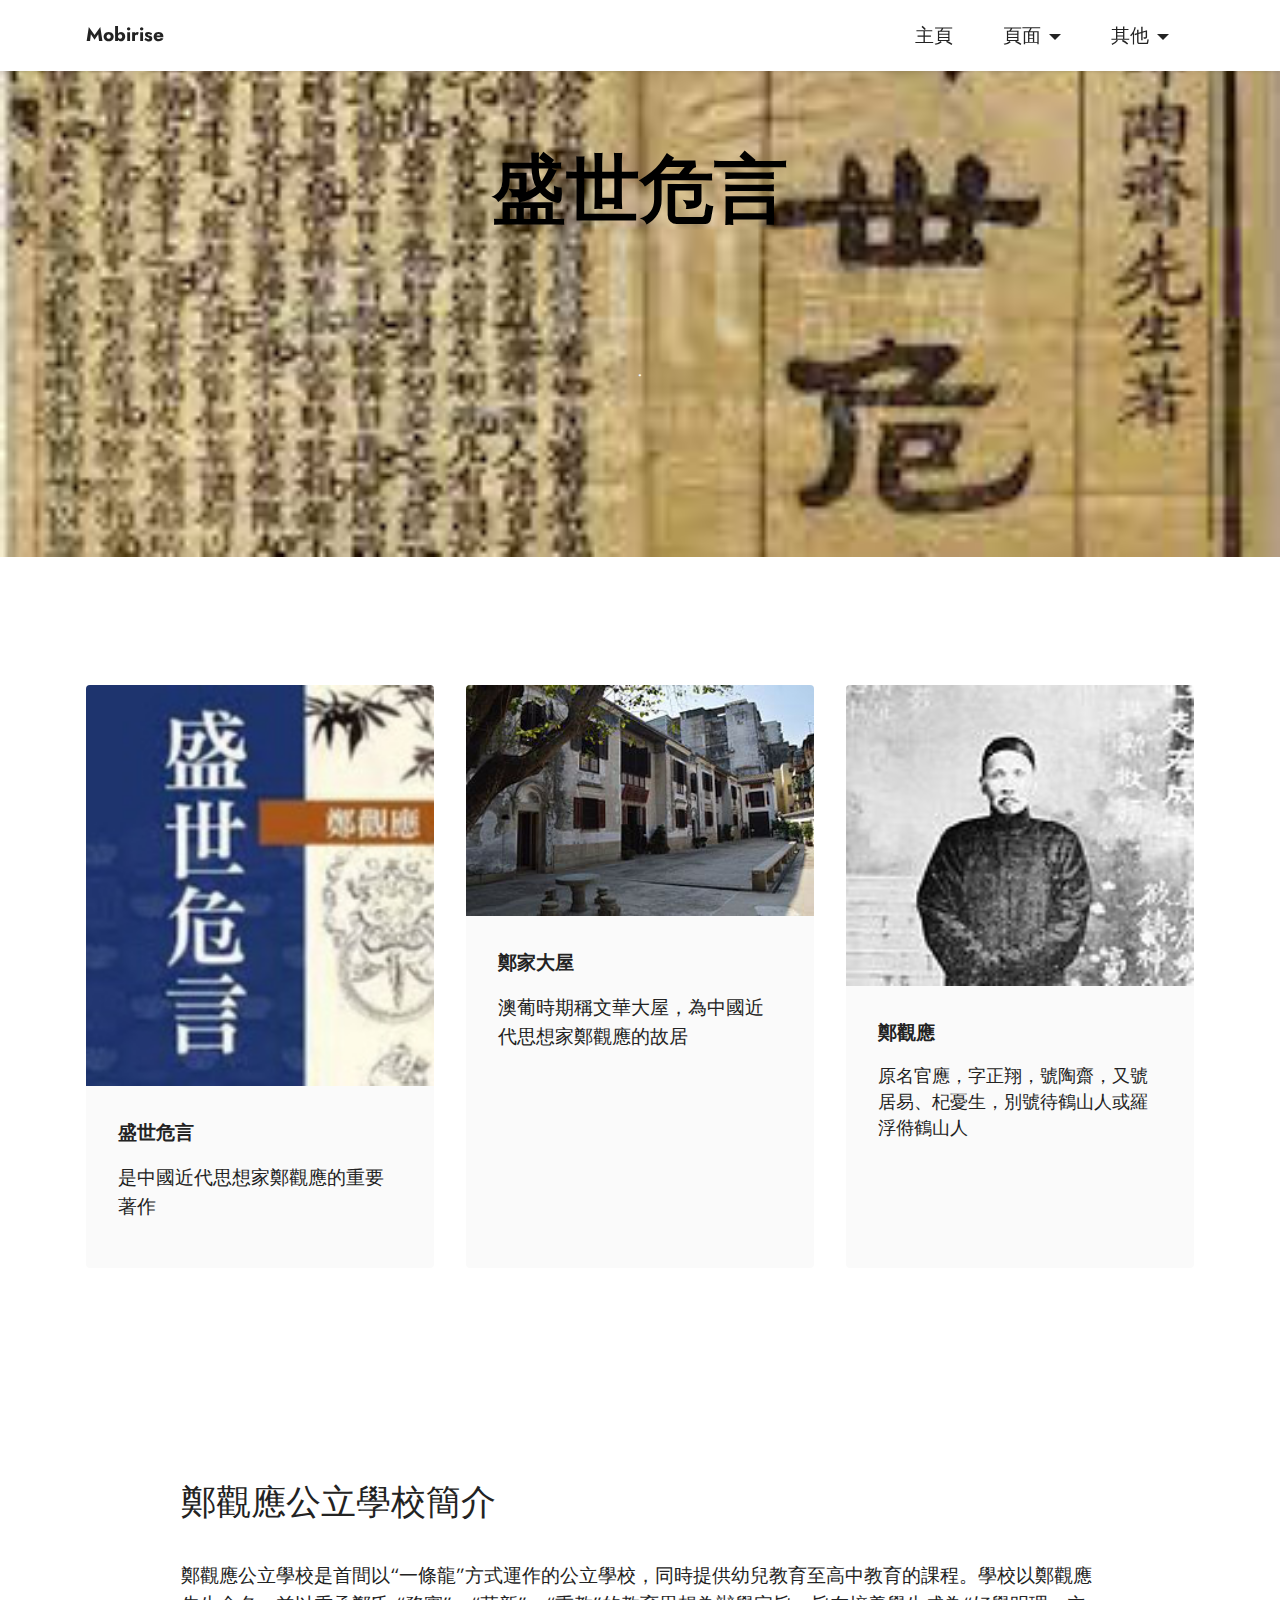
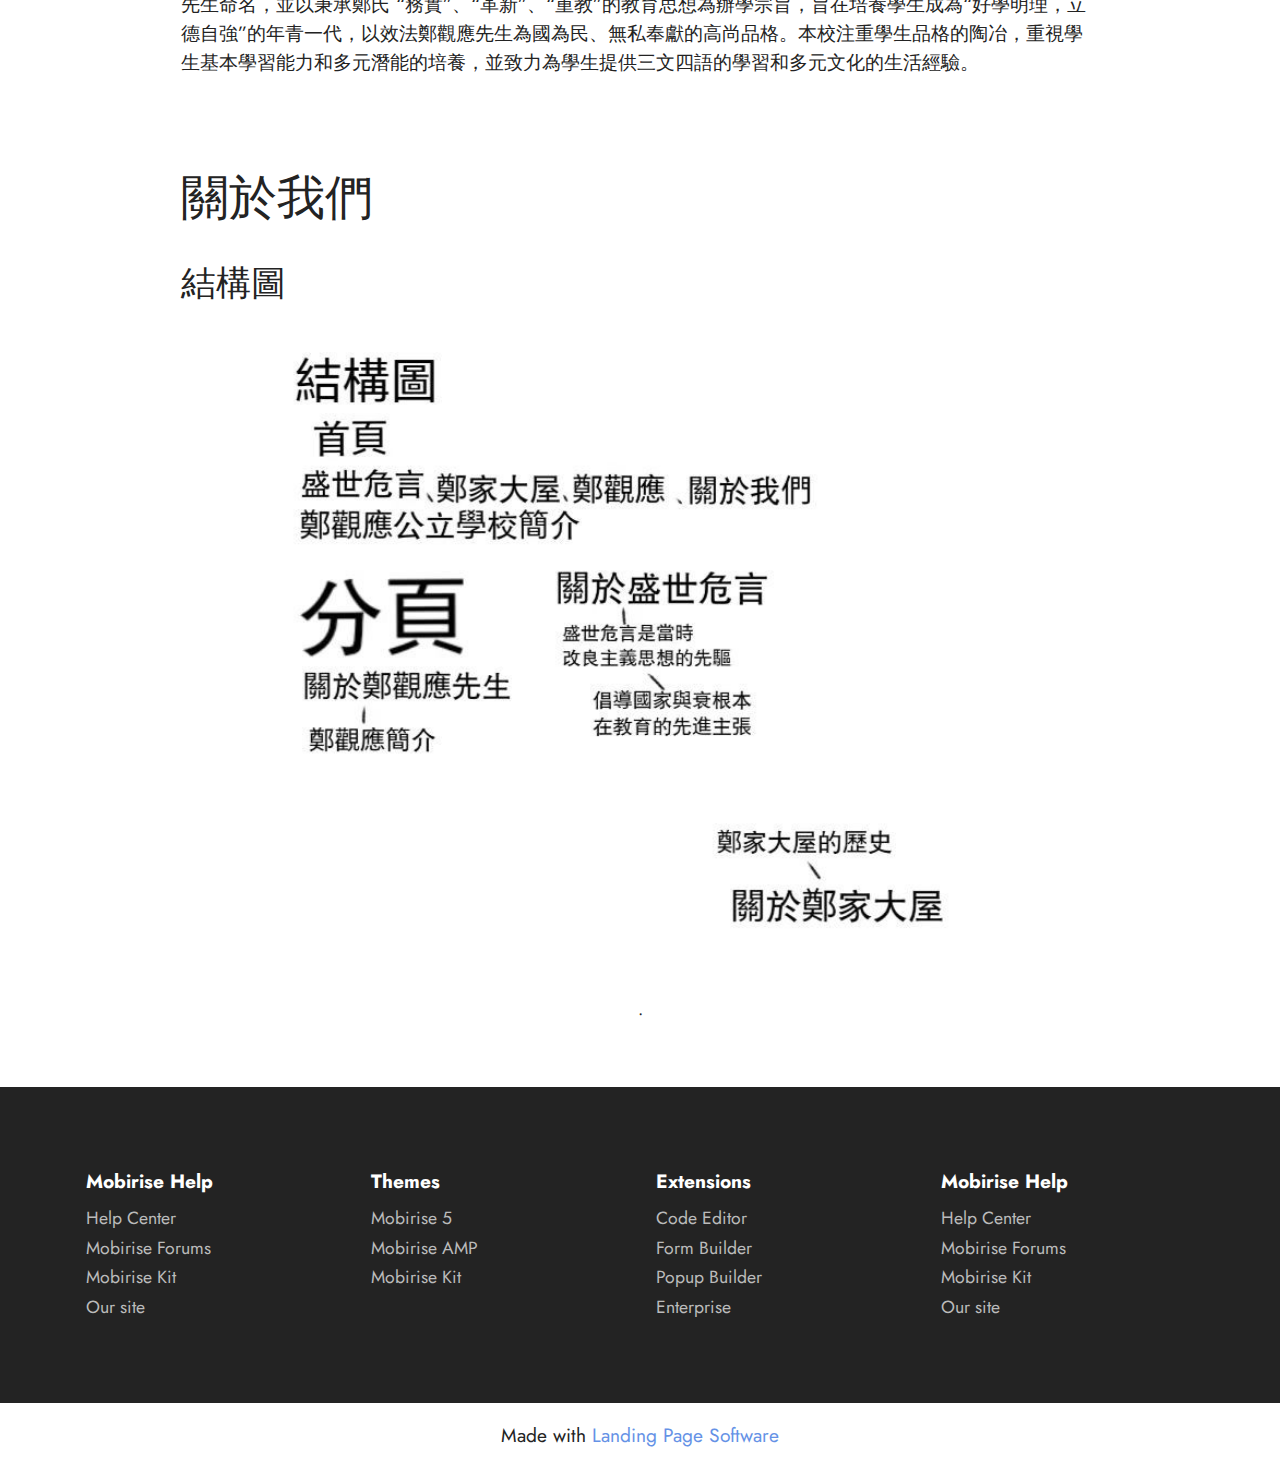
<file: index.html>
<!DOCTYPE html>
<html  >
<head>
  <!-- Site made with Mobirise Website Builder v5.8.4, https://mobirise.com -->
  <meta charset="UTF-8">
  <meta http-equiv="X-UA-Compatible" content="IE=edge">
  <meta name="generator" content="Mobirise v5.8.4, mobirise.com">
  <meta name="viewport" content="width=device-width, initial-scale=1, minimum-scale=1">
  <link rel="shortcut icon" href="assets/images/logo.png" type="image/x-icon">
  <meta name="description" content="">
  
  
  <title>Home</title>
  <link rel="stylesheet" href="assets/web/assets/mobirise-icons2/mobirise2.css">
  <link rel="stylesheet" href="assets/bootstrap/css/bootstrap.min.css">
  <link rel="stylesheet" href="assets/bootstrap/css/bootstrap-grid.min.css">
  <link rel="stylesheet" href="assets/bootstrap/css/bootstrap-reboot.min.css">
  <link rel="stylesheet" href="assets/dropdown/css/style.css">
  <link rel="stylesheet" href="assets/socicon/css/styles.css">
  <link rel="stylesheet" href="assets/theme/css/style.css">
  <link rel="preload" href="https://fonts.googleapis.com/css?family=Jost:100,200,300,400,500,600,700,800,900,100i,200i,300i,400i,500i,600i,700i,800i,900i&display=swap" as="style" onload="this.onload=null;this.rel='stylesheet'">
  <noscript><link rel="stylesheet" href="https://fonts.googleapis.com/css?family=Jost:100,200,300,400,500,600,700,800,900,100i,200i,300i,400i,500i,600i,700i,800i,900i&display=swap"></noscript>
  <link rel="preload" as="style" href="assets/mobirise/css/mbr-additional.css"><link rel="stylesheet" href="assets/mobirise/css/mbr-additional.css" type="text/css">

  
  
  
</head>
<body>
  
  <section data-bs-version="5.1" class="menu menu1 cid-tEXTgviHcq" once="menu" id="menu1-k">
    

    <nav class="navbar navbar-dropdown navbar-fixed-top navbar-expand-lg">
        <div class="container">
            <div class="navbar-brand">
                
                <span class="navbar-caption-wrap"><a class="navbar-caption text-black display-7" href="https://mobiri.se">Mobirise</a></span>
            </div>
            <button class="navbar-toggler" type="button" data-toggle="collapse" data-bs-toggle="collapse" data-target="#navbarSupportedContent" data-bs-target="#navbarSupportedContent" aria-controls="navbarNavAltMarkup" aria-expanded="false" aria-label="Toggle navigation">
                <div class="hamburger">
                    <span></span>
                    <span></span>
                    <span></span>
                    <span></span>
                </div>
            </button>
            <div class="collapse navbar-collapse" id="navbarSupportedContent">
                <ul class="navbar-nav nav-dropdown nav-right" data-app-modern-menu="true"><li class="nav-item"><a class="nav-link link text-black text-primary display-7" href="index.html#header19-l">主頁</a></li><li class="nav-item dropdown"><a class="nav-link link dropdown-toggle text-black display-7" href="https://mobiri.se" data-toggle="dropdown-submenu" data-bs-toggle="dropdown" data-bs-auto-close="outside" aria-expanded="false">頁面</a><div class="dropdown-menu" aria-labelledby="dropdown-980"><a class="dropdown-item text-black text-primary display-7" href="page1.html#content4-12">關於鄭觀應先生<br></a><a class="dropdown-item text-black text-primary display-7" href="page2.html#content4-18">關於盛世危言</a><a class="dropdown-item text-black text-primary display-7" href="page9.html#content5-2n">關於盛世危言 目錄</a><a class="dropdown-item text-black text-primary display-7" href="page11.html#content5-2x">關於盛世危言 影響</a><a class="dropdown-item text-black text-primary display-7" href="page10.html#content5-2s">關於盛世危言 出處</a><a class="dropdown-item text-black text-primary display-7" href="page3.html#content4-1a">關於鄭家大屋</a></div></li>
                    
                    <li class="nav-item dropdown"><a class="nav-link link text-black dropdown-toggle display-7" href="https://mobiri.se" data-toggle="dropdown-submenu" data-bs-toggle="dropdown" data-bs-auto-close="outside" aria-expanded="false">其他</a><div class="dropdown-menu" aria-labelledby="dropdown-267"><a class="text-black dropdown-item text-primary display-7" href="page8.html#content5-2g">鄭觀應公立學校</a><a class="text-black dropdown-item text-primary display-7" href="page5.html#content4-1g">關於我們&nbsp;</a><a class="text-black dropdown-item text-primary display-7" href="page6.html#content5-28">關於我們 分工</a><a class="text-black dropdown-item text-primary display-7" href="page7.html#content5-2a">關於我們 聯係</a></div>
                    </li></ul>
                
                
            </div>
        </div>
    </nav>
</section>

<section data-bs-version="5.1" class="header19 cid-tEXUKUpieu" id="header19-l">

    

    
    

    <div class="container">
        <div class="media-container">
            <div class="col-md-12 align-center">
                <h1 class="mbr-section-title mbr-white mbr-bold mbr-fonts-style mb-3 display-1">盛世危言<br></h1>
                
                

                <div class="row justify-content-center">
                    <div class="col-12 col-md-6 col-lg-3">
                        <div class="card-wrapper">
                            <div class="card-box align-center">
                                <span class="mbr-iconfont mobi-mbri-arrow-down mobi-mbri" style="font-size: 1px;"></span>
                                <h4 class="card-title align-center mbr-black mbr-fonts-style display-7">.</h4>
                            </div>
                        </div>
                    </div>
                    
                    
                    
                </div>
            </div>
        </div>
    </div>
</section>

<section data-bs-version="5.1" class="features3 cid-tEXUPyYs7W" id="features3-m">
    
    
    <div class="container">
        
        <div class="row mt-4">
            <div class="item features-image сol-12 col-md-6 col-lg-4">
                <div class="item-wrapper">
                    <div class="item-img">
                        <img src="assets/images/download-189x267.jpeg" alt="Mobirise Website Builder">
                    </div>
                    <div class="item-content">
                        <h5 class="item-title mbr-fonts-style display-7"><strong>盛世危言</strong></h5>
                        
                        <p class="mbr-text mbr-fonts-style mt-3 display-7">是中國近代思想家鄭觀應的重要著作</p>
                    </div>
                    
                </div>
            </div>
            <div class="item features-image сol-12 col-md-6 col-lg-4">
                <div class="item-wrapper">
                    <div class="item-img">
                        <img src="assets/images/280x186.jpg" alt="Mobirise Website Builder">
                    </div>
                    <div class="item-content">
                        <h5 class="item-title mbr-fonts-style display-7"><strong>鄭家大屋</strong></h5>
                        
                        <p class="mbr-text mbr-fonts-style mt-3 display-7">澳葡時期稱文華大屋，為中國近代思想家鄭觀應的故居</p>
                    </div>
                    
                </div>
            </div>
            <div class="item features-image сol-12 col-md-6 col-lg-4">
                <div class="item-wrapper">
                    <div class="item-img">
                        <img src="assets/images/200px-zheng-guanying2-200x300.jpeg" alt="Mobirise Website Builder">
                    </div>
                    <div class="item-content">
                        <h5 class="item-title mbr-fonts-style display-7"><strong>鄭觀應</strong></h5>
                        
                        <p class="mbr-text mbr-fonts-style mt-3 display-4">原名官應，字正翔，號陶齋，又號居易、杞憂生，別號待鶴山人或羅浮偫鶴山人<br></p>
                    </div>
                    
                </div>
            </div>
        </div>
    </div>
</section>

<section data-bs-version="5.1" class="content5 cid-tFCYpj8k7B" id="content5-1w">
    
    <div class="container">
        <div class="row justify-content-center">
            <div class="col-md-12 col-lg-10">
                
                <h4 class="mbr-section-subtitle mbr-fonts-style mb-4 display-5">鄭觀應公立學校簡介</h4>
                <p class="mbr-text mbr-fonts-style display-7">鄭觀應公立學校是首間以“一條龍”方式運作的公立學校，同時提供幼兒教育至高中教育的課程。學校以鄭觀應先生命名，並以秉承鄭氏 “務實”、“革新”、“重教”的教育思想為辦學宗旨，旨在培養學生成為“好學明理，立德自強”的年青一代，以效法鄭觀應先生為國為民、無私奉獻的高尚品格。本校注重學生品格的陶冶，重視學生基本學習能力和多元潛能的培養，並致力為學生提供三文四語的學習和多元文化的生活經驗。</p>
            </div>
        </div>
    </div>
</section>

<section data-bs-version="5.1" class="content5 cid-tFCYpOqKyv" id="content5-1x">
    
    <div class="container">
        <div class="row justify-content-center">
            <div class="col-md-12 col-lg-10">
                
                <h4 class="mbr-section-subtitle mbr-fonts-style mb-4 display-2">關於我們&nbsp; &nbsp;</h4>
                <p class="mbr-text mbr-fonts-style display-5">結構圖</p>
            </div>
        </div>
    </div>
</section>

<section data-bs-version="5.1" class="image3 cid-tGhQR77n5X" id="image3-26">
    

    
    

    <div class="container">
        <div class="row justify-content-center">
            <div class="col-12 col-lg-8">
                <div class="image-wrapper">
                    <img src="assets/images/mmexport1685947808456-667x607.jpg" alt="Mobirise Website Builder">
                    <p class="mbr-description mbr-fonts-style mt-2 align-center display-4">.</p>
                </div>
            </div>
        </div>
    </div>
</section>

<section data-bs-version="5.1" class="footer2 cid-tEXVDjlpSi" once="footers" id="footer2-n">

    

    
    
    <div class="container">
        <div class="row mbr-white">
            <div class="col-6 col-md-4 col-lg-3">
                <h5 class="mbr-section-subtitle mbr-fonts-style mb-2 display-7">
                    <strong>Mobirise Help</strong>
                </h5>
                <ul class="list mbr-fonts-style display-4">
                    <li class="mbr-text item-wrap">Help Center</li>
                    <li class="mbr-text item-wrap">Mobirise Forums</li>
                    <li class="mbr-text item-wrap">Mobirise Kit</li>
                    <li class="mbr-text item-wrap">Our site</li>
                </ul>
            </div>
            <div class="col-6 col-md-4 col-lg-3">
                <h5 class="mbr-section-subtitle mbr-fonts-style mb-2 display-7">
                    <strong>Themes</strong>
                </h5>
                <ul class="list mbr-fonts-style display-4">
                    <li class="mbr-text item-wrap">Mobirise 5</li>
                    <li class="mbr-text item-wrap">Mobirise AMP</li>
                    <li class="mbr-text item-wrap">Mobirise Kit</li>
                </ul>
            </div>
            <div class="col-6 col-md-4 col-lg-3">
                <h5 class="mbr-section-subtitle mbr-fonts-style mb-2 display-7">
                    <strong>Extensions</strong>
                </h5>
                <ul class="list mbr-fonts-style display-4">
                    <li class="mbr-text item-wrap">Code Editor</li>
                    <li class="mbr-text item-wrap">Form Builder</li>
                    <li class="mbr-text item-wrap">Popup Builder</li>
                    <li class="mbr-text item-wrap">Enterprise</li>
                </ul>
            </div>
            <div class="col-6 col-md-4 col-lg-3">
                <h5 class="mbr-section-subtitle mbr-fonts-style mb-2 display-7">
                    <strong>Mobirise Help</strong>
                </h5>
                <ul class="list mbr-fonts-style display-4">
                    <li class="mbr-text item-wrap">Help Center</li>
                    <li class="mbr-text item-wrap">Mobirise Forums</li>
                    <li class="mbr-text item-wrap">Mobirise Kit</li>
                    <li class="mbr-text item-wrap">Our site</li>
                </ul>
            </div>
            
        </div>
    </div>
</section><section class="display-7" style="padding: 0;align-items: center;justify-content: center;flex-wrap: wrap;    align-content: center;display: flex;position: relative;height: 4rem;"><a href="https://mobiri.se/2888951" style="flex: 1 1;height: 4rem;position: absolute;width: 100%;z-index: 1;"><img alt="" style="height: 4rem;" src="[data-uri]"></a><p style="margin: 0;text-align: center;" class="display-7">Made with &#8204;</p><a style="z-index:1" href="https://mobirise.com/builder/landing-page-software.html">Landing Page Software</a></section><script src="assets/bootstrap/js/bootstrap.bundle.min.js"></script>  <script src="assets/smoothscroll/smooth-scroll.js"></script>  <script src="assets/ytplayer/index.js"></script>  <script src="assets/dropdown/js/navbar-dropdown.js"></script>  <script src="assets/vimeoplayer/player.js"></script>  <script src="assets/theme/js/script.js"></script>  
  
  
</body>
</html>
</file>
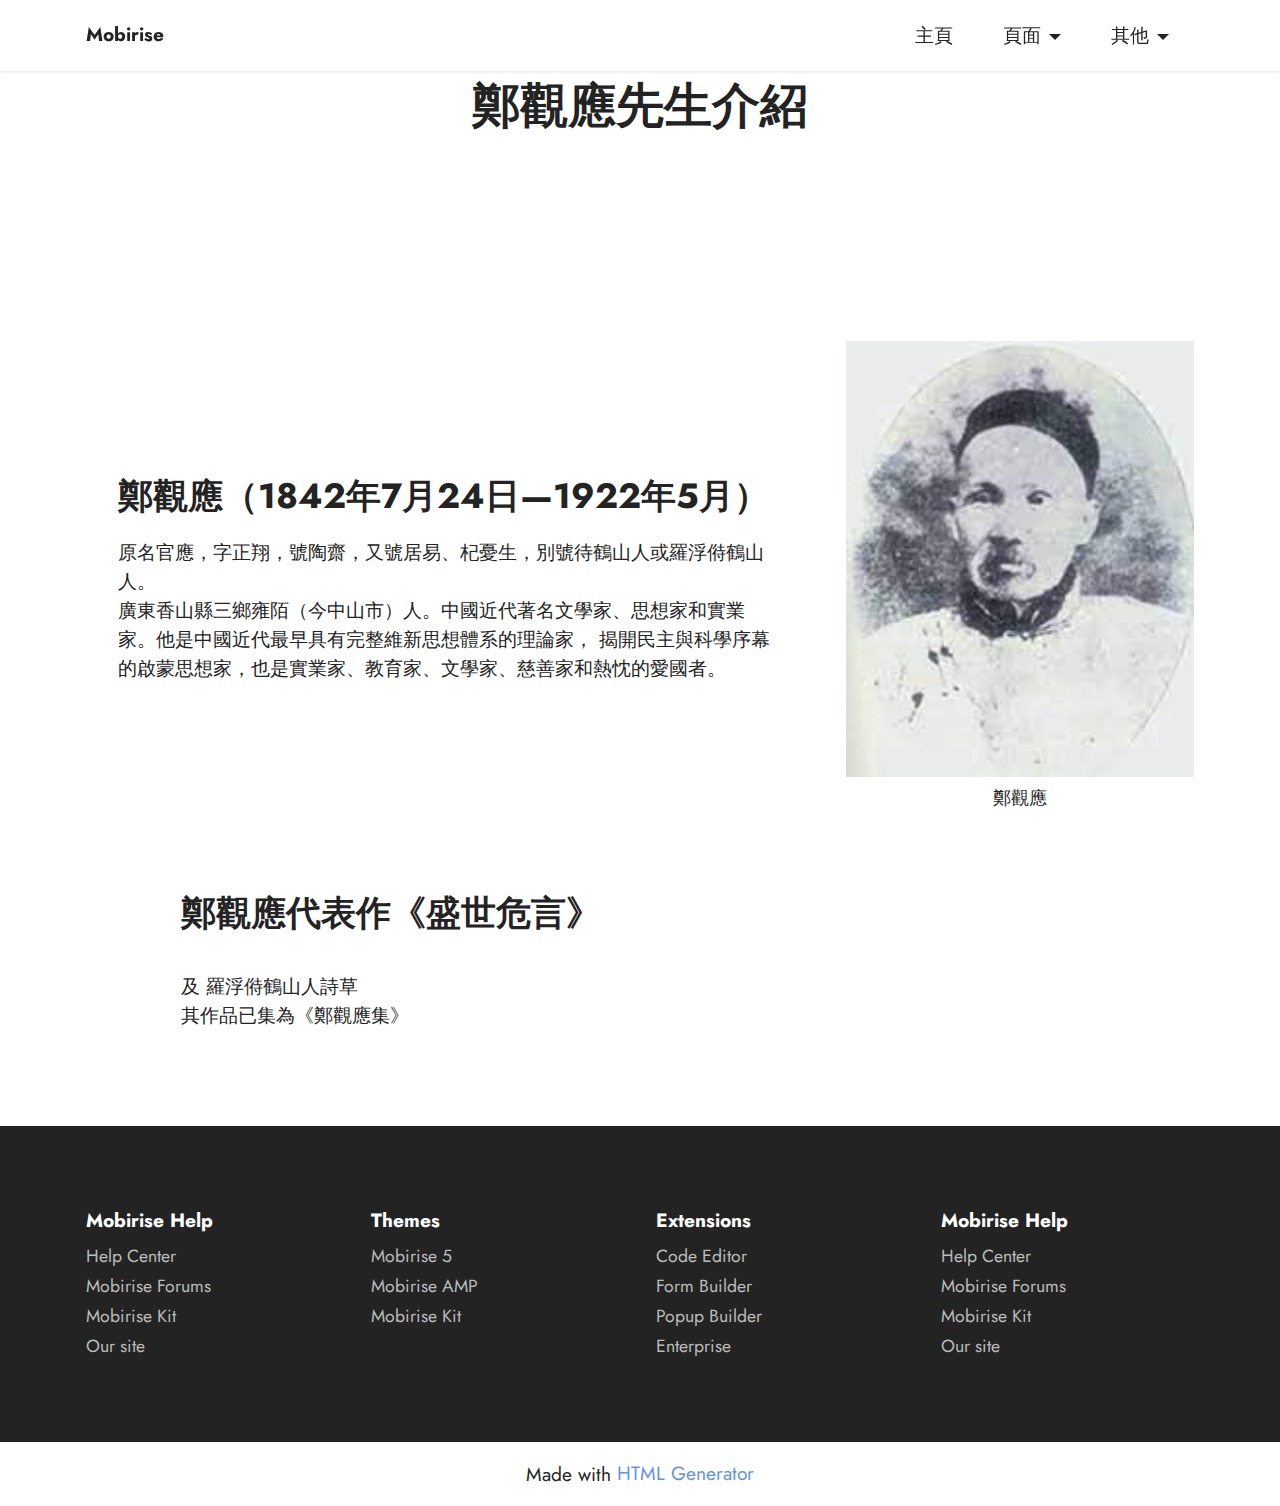
<file: page1.html>
<!DOCTYPE html>
<html  >
<head>
  <!-- Site made with Mobirise Website Builder v5.8.4, https://mobirise.com -->
  <meta charset="UTF-8">
  <meta http-equiv="X-UA-Compatible" content="IE=edge">
  <meta name="generator" content="Mobirise v5.8.4, mobirise.com">
  <meta name="viewport" content="width=device-width, initial-scale=1, minimum-scale=1">
  <link rel="shortcut icon" href="assets/images/logo.png" type="image/x-icon">
  <meta name="description" content="">
  
  
  <title>關於鄭觀應先生</title>
  <link rel="stylesheet" href="assets/bootstrap/css/bootstrap.min.css">
  <link rel="stylesheet" href="assets/bootstrap/css/bootstrap-grid.min.css">
  <link rel="stylesheet" href="assets/bootstrap/css/bootstrap-reboot.min.css">
  <link rel="stylesheet" href="assets/dropdown/css/style.css">
  <link rel="stylesheet" href="assets/socicon/css/styles.css">
  <link rel="stylesheet" href="assets/theme/css/style.css">
  <link rel="preload" href="https://fonts.googleapis.com/css?family=Jost:100,200,300,400,500,600,700,800,900,100i,200i,300i,400i,500i,600i,700i,800i,900i&display=swap" as="style" onload="this.onload=null;this.rel='stylesheet'">
  <noscript><link rel="stylesheet" href="https://fonts.googleapis.com/css?family=Jost:100,200,300,400,500,600,700,800,900,100i,200i,300i,400i,500i,600i,700i,800i,900i&display=swap"></noscript>
  <link rel="preload" as="style" href="assets/mobirise/css/mbr-additional.css"><link rel="stylesheet" href="assets/mobirise/css/mbr-additional.css" type="text/css">

  
  
  
</head>
<body>
  
  <section data-bs-version="5.1" class="content4 cid-tEXXxNCBWn" id="content4-12">
    

    
    
    <div class="container">
        <div class="row justify-content-center">
            <div class="title col-md-12 col-lg-10">
                <h3 class="mbr-section-title mbr-fonts-style align-center mb-4 display-2"><strong>鄭觀應先生介紹</strong></h3>
                
                
            </div>
        </div>
    </div>
</section>

<section data-bs-version="5.1" class="image2 cid-tEXXHVfA4k" id="image2-17">
    

    
    

    <div class="container">
        <div class="row align-items-center">
            <div class="col-12 col-lg-4">
                <div class="image-wrapper">
                    <img src="assets/images/1-178x223.jpg" alt="Mobirise Website Builder">
                    <p class="mbr-description mbr-fonts-style mt-2 align-center display-4">鄭觀應</p>
                </div>
            </div>
            <div class="col-12 col-lg">
                <div class="text-wrapper">
                    <h3 class="mbr-section-title mbr-fonts-style mb-3 display-5"><strong>鄭觀應（1842年7月24日—1922年5月）</strong></h3>
                    <p class="mbr-text mbr-fonts-style display-7">原名官應，字正翔，號陶齋，又號居易、杞憂生，別號待鶴山人或羅浮偫鶴山人。
<br>廣東香山縣三鄉雍陌（今中山市）人。中國近代著名文學家、思想家和實業家。他是中國近代最早具有完整維新思想體系的理論家，&nbsp;揭開民主與科學序幕的啟蒙思想家，也是實業家、教育家、文學家、慈善家和熱忱的愛國者。</p>
                </div>
            </div>
        </div>
    </div>
</section>

<section data-bs-version="5.1" class="menu menu1 cid-tEXTgviHcq" once="menu" id="menu1-q">
    

    <nav class="navbar navbar-dropdown navbar-fixed-top navbar-expand-lg">
        <div class="container">
            <div class="navbar-brand">
                
                <span class="navbar-caption-wrap"><a class="navbar-caption text-black display-7" href="https://mobiri.se">Mobirise</a></span>
            </div>
            <button class="navbar-toggler" type="button" data-toggle="collapse" data-bs-toggle="collapse" data-target="#navbarSupportedContent" data-bs-target="#navbarSupportedContent" aria-controls="navbarNavAltMarkup" aria-expanded="false" aria-label="Toggle navigation">
                <div class="hamburger">
                    <span></span>
                    <span></span>
                    <span></span>
                    <span></span>
                </div>
            </button>
            <div class="collapse navbar-collapse" id="navbarSupportedContent">
                <ul class="navbar-nav nav-dropdown nav-right" data-app-modern-menu="true"><li class="nav-item"><a class="nav-link link text-black text-primary display-7" href="index.html#header19-l">主頁</a></li><li class="nav-item dropdown"><a class="nav-link link dropdown-toggle text-black display-7" href="https://mobiri.se" data-toggle="dropdown-submenu" data-bs-toggle="dropdown" data-bs-auto-close="outside" aria-expanded="false">頁面</a><div class="dropdown-menu" aria-labelledby="dropdown-980"><a class="dropdown-item text-black text-primary display-7" href="page1.html#content4-12">關於鄭觀應先生<br></a><a class="dropdown-item text-black text-primary display-7" href="page2.html#content4-18">關於盛世危言</a><a class="dropdown-item text-black text-primary display-7" href="page9.html#content5-2n">關於盛世危言 目錄</a><a class="dropdown-item text-black text-primary display-7" href="page11.html#content5-2x">關於盛世危言 影響</a><a class="dropdown-item text-black text-primary display-7" href="page10.html#content5-2s">關於盛世危言 出處</a><a class="dropdown-item text-black text-primary display-7" href="page3.html#content4-1a">關於鄭家大屋</a></div></li>
                    
                    <li class="nav-item dropdown"><a class="nav-link link text-black dropdown-toggle display-7" href="https://mobiri.se" data-toggle="dropdown-submenu" data-bs-toggle="dropdown" data-bs-auto-close="outside" aria-expanded="false">其他</a><div class="dropdown-menu" aria-labelledby="dropdown-267"><a class="text-black dropdown-item text-primary display-7" href="page8.html#content5-2g">鄭觀應公立學校</a><a class="text-black dropdown-item text-primary display-7" href="page5.html#content4-1g">關於我們&nbsp;</a><a class="text-black dropdown-item text-primary display-7" href="page6.html#content5-28">關於我們 分工</a><a class="text-black dropdown-item text-primary display-7" href="page7.html#content5-2a">關於我們 聯係</a></div>
                    </li></ul>
                
                
            </div>
        </div>
    </nav>
</section>

<section data-bs-version="5.1" class="content5 cid-tEXXAIDbDi" id="content5-14">
    
    <div class="container">
        <div class="row justify-content-center">
            <div class="col-md-12 col-lg-10">
                
                <h4 class="mbr-section-subtitle mbr-fonts-style mb-4 display-5"><strong>鄭觀應代表作《盛世危言》</strong></h4>
                <p class="mbr-text mbr-fonts-style display-7">及 羅浮偫鶴山人詩草<br>其作品已集為《鄭觀應集》</p>
            </div>
        </div>
    </div>
</section>

<section data-bs-version="5.1" class="footer2 cid-tEXVDjlpSi" once="footers" id="footer2-r">

    

    
    
    <div class="container">
        <div class="row mbr-white">
            <div class="col-6 col-md-4 col-lg-3">
                <h5 class="mbr-section-subtitle mbr-fonts-style mb-2 display-7">
                    <strong>Mobirise Help</strong>
                </h5>
                <ul class="list mbr-fonts-style display-4">
                    <li class="mbr-text item-wrap">Help Center</li>
                    <li class="mbr-text item-wrap">Mobirise Forums</li>
                    <li class="mbr-text item-wrap">Mobirise Kit</li>
                    <li class="mbr-text item-wrap">Our site</li>
                </ul>
            </div>
            <div class="col-6 col-md-4 col-lg-3">
                <h5 class="mbr-section-subtitle mbr-fonts-style mb-2 display-7">
                    <strong>Themes</strong>
                </h5>
                <ul class="list mbr-fonts-style display-4">
                    <li class="mbr-text item-wrap">Mobirise 5</li>
                    <li class="mbr-text item-wrap">Mobirise AMP</li>
                    <li class="mbr-text item-wrap">Mobirise Kit</li>
                </ul>
            </div>
            <div class="col-6 col-md-4 col-lg-3">
                <h5 class="mbr-section-subtitle mbr-fonts-style mb-2 display-7">
                    <strong>Extensions</strong>
                </h5>
                <ul class="list mbr-fonts-style display-4">
                    <li class="mbr-text item-wrap">Code Editor</li>
                    <li class="mbr-text item-wrap">Form Builder</li>
                    <li class="mbr-text item-wrap">Popup Builder</li>
                    <li class="mbr-text item-wrap">Enterprise</li>
                </ul>
            </div>
            <div class="col-6 col-md-4 col-lg-3">
                <h5 class="mbr-section-subtitle mbr-fonts-style mb-2 display-7">
                    <strong>Mobirise Help</strong>
                </h5>
                <ul class="list mbr-fonts-style display-4">
                    <li class="mbr-text item-wrap">Help Center</li>
                    <li class="mbr-text item-wrap">Mobirise Forums</li>
                    <li class="mbr-text item-wrap">Mobirise Kit</li>
                    <li class="mbr-text item-wrap">Our site</li>
                </ul>
            </div>
            
        </div>
    </div>
</section><section class="display-7" style="padding: 0;align-items: center;justify-content: center;flex-wrap: wrap;    align-content: center;display: flex;position: relative;height: 4rem;"><a href="https://mobiri.se/2888951" style="flex: 1 1;height: 4rem;position: absolute;width: 100%;z-index: 1;"><img alt="" style="height: 4rem;" src="[data-uri]"></a><p style="margin: 0;text-align: center;" class="display-7">Made with &#8204;</p><a style="z-index:1" href="https://mobirise.com/html-builder.html">HTML Generator</a></section><script src="assets/bootstrap/js/bootstrap.bundle.min.js"></script>  <script src="assets/smoothscroll/smooth-scroll.js"></script>  <script src="assets/ytplayer/index.js"></script>  <script src="assets/dropdown/js/navbar-dropdown.js"></script>  <script src="assets/theme/js/script.js"></script>  
  
  
</body>
</html>
</file>
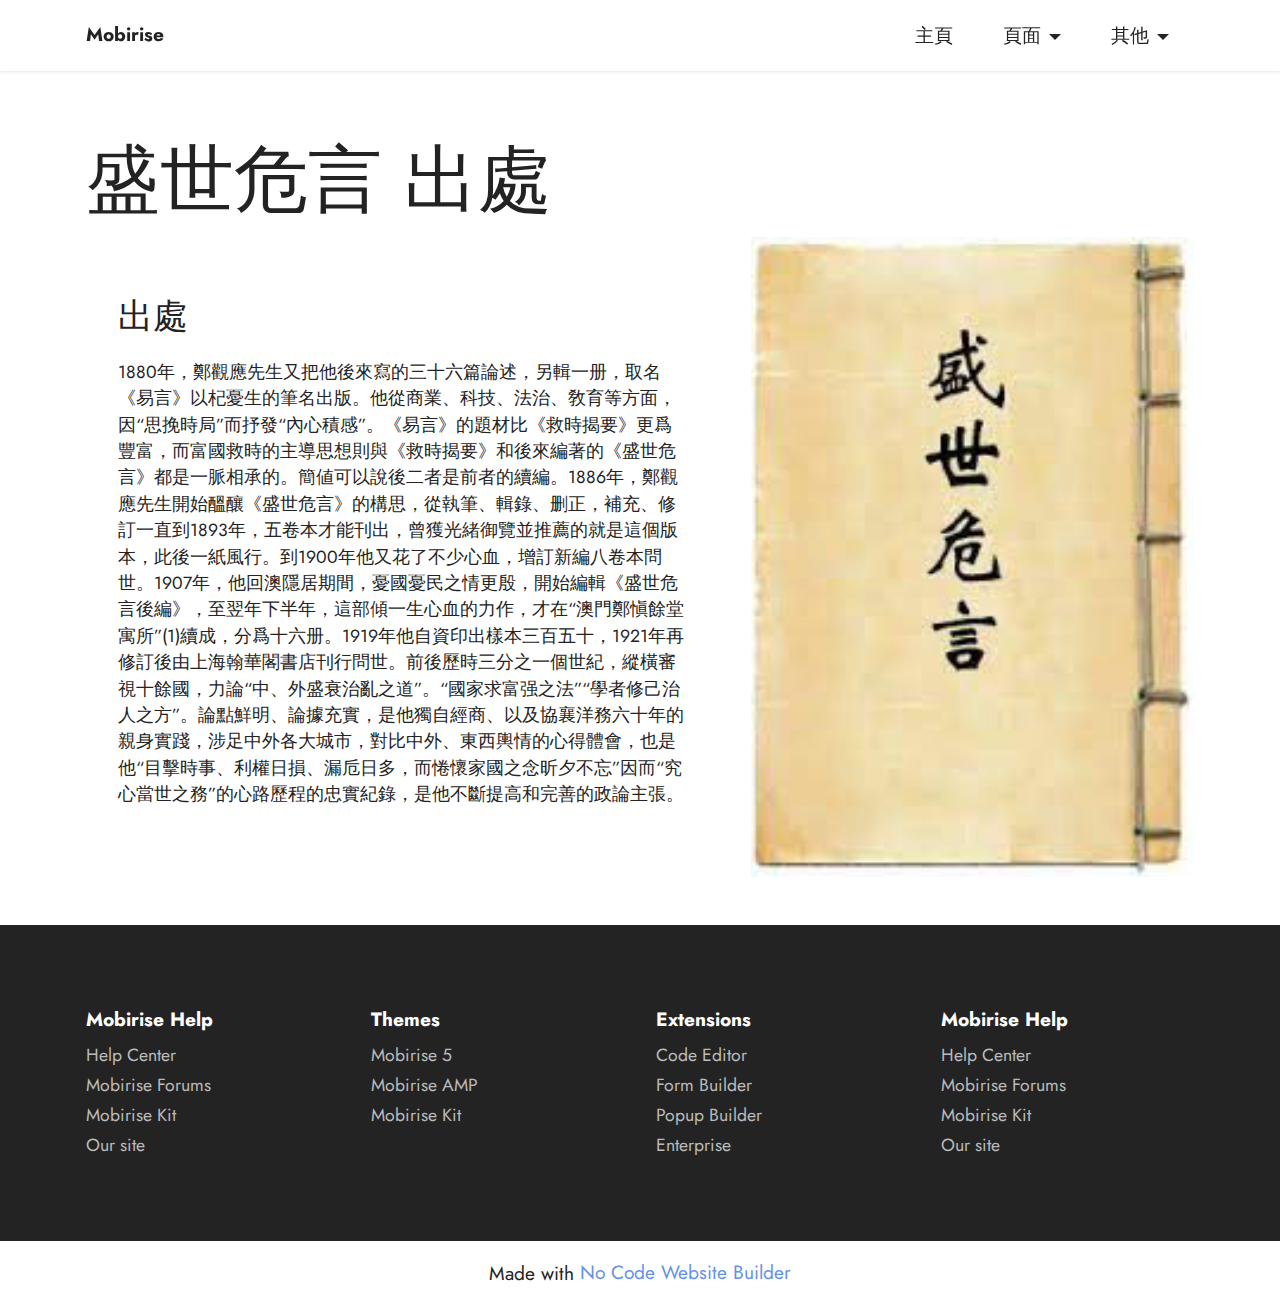
<file: page10.html>
<!DOCTYPE html>
<html  >
<head>
  <!-- Site made with Mobirise Website Builder v5.8.4, https://mobirise.com -->
  <meta charset="UTF-8">
  <meta http-equiv="X-UA-Compatible" content="IE=edge">
  <meta name="generator" content="Mobirise v5.8.4, mobirise.com">
  <meta name="viewport" content="width=device-width, initial-scale=1, minimum-scale=1">
  <link rel="shortcut icon" href="assets/images/logo.png" type="image/x-icon">
  <meta name="description" content="">
  
  
  <title>盛世危言 出處</title>
  <link rel="stylesheet" href="assets/bootstrap/css/bootstrap.min.css">
  <link rel="stylesheet" href="assets/bootstrap/css/bootstrap-grid.min.css">
  <link rel="stylesheet" href="assets/bootstrap/css/bootstrap-reboot.min.css">
  <link rel="stylesheet" href="assets/dropdown/css/style.css">
  <link rel="stylesheet" href="assets/socicon/css/styles.css">
  <link rel="stylesheet" href="assets/theme/css/style.css">
  <link rel="preload" href="https://fonts.googleapis.com/css?family=Jost:100,200,300,400,500,600,700,800,900,100i,200i,300i,400i,500i,600i,700i,800i,900i&display=swap" as="style" onload="this.onload=null;this.rel='stylesheet'">
  <noscript><link rel="stylesheet" href="https://fonts.googleapis.com/css?family=Jost:100,200,300,400,500,600,700,800,900,100i,200i,300i,400i,500i,600i,700i,800i,900i&display=swap"></noscript>
  <link rel="preload" as="style" href="assets/mobirise/css/mbr-additional.css"><link rel="stylesheet" href="assets/mobirise/css/mbr-additional.css" type="text/css">

  
  
  
</head>
<body>
  
  <section data-bs-version="5.1" class="menu menu1 cid-tGhWxJt9pu" once="menu" id="menu1-2r">
    

    <nav class="navbar navbar-dropdown navbar-fixed-top navbar-expand-lg">
        <div class="container">
            <div class="navbar-brand">
                
                <span class="navbar-caption-wrap"><a class="navbar-caption text-black display-7" href="https://mobiri.se">Mobirise</a></span>
            </div>
            <button class="navbar-toggler" type="button" data-toggle="collapse" data-bs-toggle="collapse" data-target="#navbarSupportedContent" data-bs-target="#navbarSupportedContent" aria-controls="navbarNavAltMarkup" aria-expanded="false" aria-label="Toggle navigation">
                <div class="hamburger">
                    <span></span>
                    <span></span>
                    <span></span>
                    <span></span>
                </div>
            </button>
            <div class="collapse navbar-collapse" id="navbarSupportedContent">
                <ul class="navbar-nav nav-dropdown nav-right" data-app-modern-menu="true"><li class="nav-item"><a class="nav-link link text-black text-primary display-7" href="index.html#header19-l">主頁</a></li><li class="nav-item dropdown"><a class="nav-link link dropdown-toggle text-black display-7" href="https://mobiri.se" data-toggle="dropdown-submenu" data-bs-toggle="dropdown" data-bs-auto-close="outside" aria-expanded="false">頁面</a><div class="dropdown-menu" aria-labelledby="dropdown-980"><a class="dropdown-item text-black text-primary display-7" href="page1.html#content4-12">關於鄭觀應先生<br></a><a class="dropdown-item text-black text-primary display-7" href="page2.html#content4-18">關於盛世危言</a><a class="dropdown-item text-black text-primary display-7" href="page9.html#content5-2n">關於盛世危言 目錄</a><a class="dropdown-item text-black text-primary display-7" href="page11.html#content5-2x">關於盛世危言 影響</a><a class="dropdown-item text-black text-primary display-7" href="page10.html#content5-2s">關於盛世危言 出處</a><a class="dropdown-item text-black text-primary display-7" href="page3.html#content4-1a">關於鄭家大屋</a></div></li>
                    
                    <li class="nav-item dropdown"><a class="nav-link link text-black dropdown-toggle display-7" href="https://mobiri.se" data-toggle="dropdown-submenu" data-bs-toggle="dropdown" data-bs-auto-close="outside" aria-expanded="false">其他</a><div class="dropdown-menu" aria-labelledby="dropdown-267"><a class="text-black dropdown-item text-primary display-7" href="page8.html#content5-2g">鄭觀應公立學校</a><a class="text-black dropdown-item text-primary display-7" href="page5.html#content4-1g">關於我們&nbsp;</a><a class="text-black dropdown-item text-primary display-7" href="page6.html#content5-28">關於我們 分工</a><a class="text-black dropdown-item text-primary display-7" href="page7.html#content5-2a">關於我們 聯係</a></div>
                    </li></ul>
                
                
            </div>
        </div>
    </nav>
</section>

<section data-bs-version="5.1" class="content5 cid-tGhWxJVsbO" id="content5-2s">
    
    <div class="container">
        <div class="row justify-content-center">
            <div class="col-md-12 col-lg-12">
                
                
                <p class="mbr-text mbr-fonts-style display-1">盛世危言 出處</p>
            </div>
        </div>
    </div>
</section>

<section data-bs-version="5.1" class="image2 cid-tGhWxKfOS4" id="image2-2t">
    

    
    

    <div class="container">
        <div class="row align-items-center">
            <div class="col-12 col-lg-5">
                <div class="image-wrapper">
                    <img src="assets/images/download-187x270.jpg" alt="Mobirise Website Builder">
                    
                </div>
            </div>
            <div class="col-12 col-lg">
                <div class="text-wrapper">
                    <h3 class="mbr-section-title mbr-fonts-style mb-3 display-5">出處</h3>
                    <p class="mbr-text mbr-fonts-style display-4">1880年，鄭觀應先生又把他後來寫的三十六篇論述，另輯一册，取名《易言》以杞憂生的筆名出版。他從商業、科技、法治、敎育等方面，因“思挽時局”而抒發“內心積感”。《易言》的題材比《救時揭要》更爲豐富，而富國救時的主導思想則與《救時揭要》和後來編著的《盛世危言》都是一脈相承的。簡値可以說後二者是前者的續編。1886年，鄭觀應先生開始醞釀《盛世危言》的構思，從執筆、輯錄、删正，補充、修訂一直到1893年，五卷本才能刊出，曾獲光緒御覽並推薦的就是這個版本，此後一紙風行。到1900年他又花了不少心血，增訂新編八卷本問世。1907年，他回澳隱居期間，憂國憂民之情更殷，開始編輯《盛世危言後編》，至翌年下半年，這部傾一生心血的力作，才在“澳門鄭愼餘堂寓所”(1)續成，分爲十六册。1919年他自資印出樣本三百五十，1921年再修訂後由上海翰華閣書店刊行問世。前後歷時三分之一個世紀，縱橫審視十餘國，力論“中、外盛衰治亂之道”。“國家求富强之法”“學者修己治人之方”。論點鮮明、論據充實，是他獨自經商、以及協襄洋務六十年的親身實踐，涉足中外各大城市，對比中外、東西輿情的心得體會，也是他“目擊時事、利權日損、漏卮日多，而惓懷家國之念昕夕不忘”因而“究心當世之務”的心路歷程的忠實紀錄，是他不斷提高和完善的政論主張。</p>
                </div>
            </div>
        </div>
    </div>
</section>

<section data-bs-version="5.1" class="footer2 cid-tGhWxKZmLU" once="footers" id="footer2-2v">

    

    
    
    <div class="container">
        <div class="row mbr-white">
            <div class="col-6 col-md-4 col-lg-3">
                <h5 class="mbr-section-subtitle mbr-fonts-style mb-2 display-7">
                    <strong>Mobirise Help</strong>
                </h5>
                <ul class="list mbr-fonts-style display-4">
                    <li class="mbr-text item-wrap">Help Center</li>
                    <li class="mbr-text item-wrap">Mobirise Forums</li>
                    <li class="mbr-text item-wrap">Mobirise Kit</li>
                    <li class="mbr-text item-wrap">Our site</li>
                </ul>
            </div>
            <div class="col-6 col-md-4 col-lg-3">
                <h5 class="mbr-section-subtitle mbr-fonts-style mb-2 display-7">
                    <strong>Themes</strong>
                </h5>
                <ul class="list mbr-fonts-style display-4">
                    <li class="mbr-text item-wrap">Mobirise 5</li>
                    <li class="mbr-text item-wrap">Mobirise AMP</li>
                    <li class="mbr-text item-wrap">Mobirise Kit</li>
                </ul>
            </div>
            <div class="col-6 col-md-4 col-lg-3">
                <h5 class="mbr-section-subtitle mbr-fonts-style mb-2 display-7">
                    <strong>Extensions</strong>
                </h5>
                <ul class="list mbr-fonts-style display-4">
                    <li class="mbr-text item-wrap">Code Editor</li>
                    <li class="mbr-text item-wrap">Form Builder</li>
                    <li class="mbr-text item-wrap">Popup Builder</li>
                    <li class="mbr-text item-wrap">Enterprise</li>
                </ul>
            </div>
            <div class="col-6 col-md-4 col-lg-3">
                <h5 class="mbr-section-subtitle mbr-fonts-style mb-2 display-7">
                    <strong>Mobirise Help</strong>
                </h5>
                <ul class="list mbr-fonts-style display-4">
                    <li class="mbr-text item-wrap">Help Center</li>
                    <li class="mbr-text item-wrap">Mobirise Forums</li>
                    <li class="mbr-text item-wrap">Mobirise Kit</li>
                    <li class="mbr-text item-wrap">Our site</li>
                </ul>
            </div>
            
        </div>
    </div>
</section><section class="display-7" style="padding: 0;align-items: center;justify-content: center;flex-wrap: wrap;    align-content: center;display: flex;position: relative;height: 4rem;"><a href="https://mobiri.se/2888951" style="flex: 1 1;height: 4rem;position: absolute;width: 100%;z-index: 1;"><img alt="" style="height: 4rem;" src="[data-uri]"></a><p style="margin: 0;text-align: center;" class="display-7">Made with &#8204;</p><a style="z-index:1" href="https://mobirise.com/builder/no-code-website-builder.html">No Code Website Builder</a></section><script src="assets/bootstrap/js/bootstrap.bundle.min.js"></script>  <script src="assets/smoothscroll/smooth-scroll.js"></script>  <script src="assets/ytplayer/index.js"></script>  <script src="assets/dropdown/js/navbar-dropdown.js"></script>  <script src="assets/theme/js/script.js"></script>  
  
  
</body>
</html>
</file>
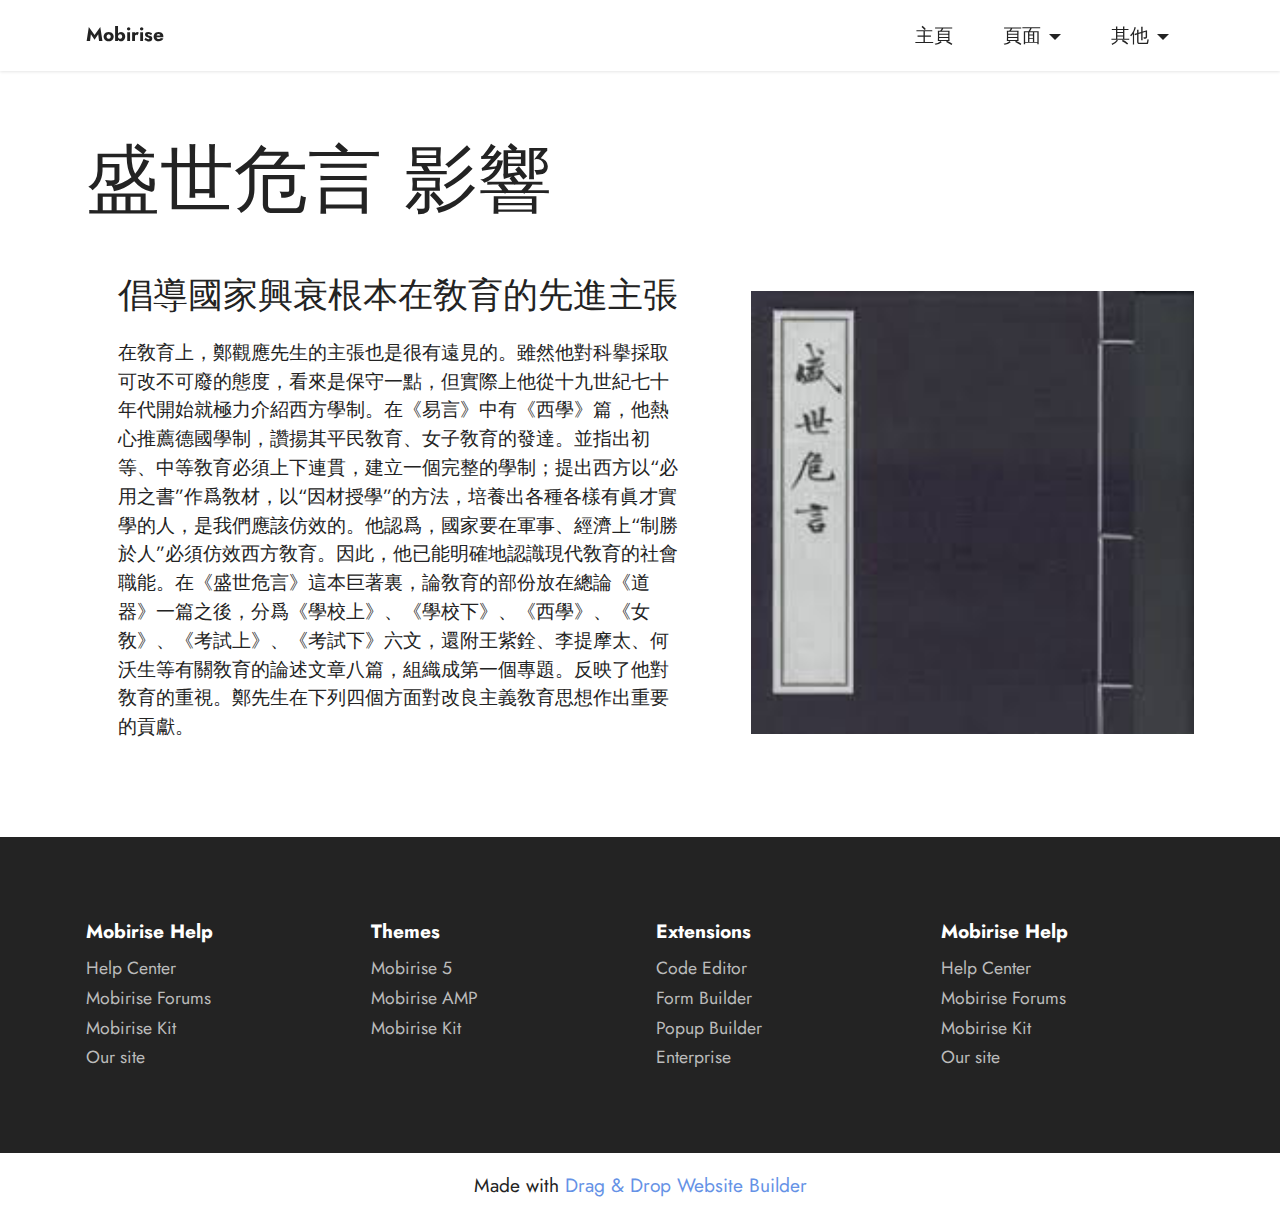
<file: page11.html>
<!DOCTYPE html>
<html  >
<head>
  <!-- Site made with Mobirise Website Builder v5.8.4, https://mobirise.com -->
  <meta charset="UTF-8">
  <meta http-equiv="X-UA-Compatible" content="IE=edge">
  <meta name="generator" content="Mobirise v5.8.4, mobirise.com">
  <meta name="viewport" content="width=device-width, initial-scale=1, minimum-scale=1">
  <link rel="shortcut icon" href="assets/images/logo.png" type="image/x-icon">
  <meta name="description" content="">
  
  
  <title>盛世危言 影響</title>
  <link rel="stylesheet" href="assets/bootstrap/css/bootstrap.min.css">
  <link rel="stylesheet" href="assets/bootstrap/css/bootstrap-grid.min.css">
  <link rel="stylesheet" href="assets/bootstrap/css/bootstrap-reboot.min.css">
  <link rel="stylesheet" href="assets/dropdown/css/style.css">
  <link rel="stylesheet" href="assets/socicon/css/styles.css">
  <link rel="stylesheet" href="assets/theme/css/style.css">
  <link rel="preload" href="https://fonts.googleapis.com/css?family=Jost:100,200,300,400,500,600,700,800,900,100i,200i,300i,400i,500i,600i,700i,800i,900i&display=swap" as="style" onload="this.onload=null;this.rel='stylesheet'">
  <noscript><link rel="stylesheet" href="https://fonts.googleapis.com/css?family=Jost:100,200,300,400,500,600,700,800,900,100i,200i,300i,400i,500i,600i,700i,800i,900i&display=swap"></noscript>
  <link rel="preload" as="style" href="assets/mobirise/css/mbr-additional.css"><link rel="stylesheet" href="assets/mobirise/css/mbr-additional.css" type="text/css">

  
  
  
</head>
<body>
  
  <section data-bs-version="5.1" class="menu menu1 cid-tGhXbhumzK" once="menu" id="menu1-2w">
    

    <nav class="navbar navbar-dropdown navbar-fixed-top navbar-expand-lg">
        <div class="container">
            <div class="navbar-brand">
                
                <span class="navbar-caption-wrap"><a class="navbar-caption text-black display-7" href="https://mobiri.se">Mobirise</a></span>
            </div>
            <button class="navbar-toggler" type="button" data-toggle="collapse" data-bs-toggle="collapse" data-target="#navbarSupportedContent" data-bs-target="#navbarSupportedContent" aria-controls="navbarNavAltMarkup" aria-expanded="false" aria-label="Toggle navigation">
                <div class="hamburger">
                    <span></span>
                    <span></span>
                    <span></span>
                    <span></span>
                </div>
            </button>
            <div class="collapse navbar-collapse" id="navbarSupportedContent">
                <ul class="navbar-nav nav-dropdown nav-right" data-app-modern-menu="true"><li class="nav-item"><a class="nav-link link text-black text-primary display-7" href="index.html#header19-l">主頁</a></li><li class="nav-item dropdown"><a class="nav-link link dropdown-toggle text-black display-7" href="https://mobiri.se" data-toggle="dropdown-submenu" data-bs-toggle="dropdown" data-bs-auto-close="outside" aria-expanded="false">頁面</a><div class="dropdown-menu" aria-labelledby="dropdown-980"><a class="dropdown-item text-black text-primary display-7" href="page1.html#content4-12">關於鄭觀應先生<br></a><a class="dropdown-item text-black text-primary display-7" href="page2.html#content4-18">關於盛世危言</a><a class="dropdown-item text-black text-primary display-7" href="page9.html#content5-2n">關於盛世危言 目錄</a><a class="dropdown-item text-black text-primary display-7" href="page11.html#content5-2x">關於盛世危言 影響</a><a class="dropdown-item text-black text-primary display-7" href="page10.html#content5-2s">關於盛世危言 出處</a><a class="dropdown-item text-black text-primary display-7" href="page3.html#content4-1a">關於鄭家大屋</a></div></li>
                    
                    <li class="nav-item dropdown"><a class="nav-link link text-black dropdown-toggle display-7" href="https://mobiri.se" data-toggle="dropdown-submenu" data-bs-toggle="dropdown" data-bs-auto-close="outside" aria-expanded="false">其他</a><div class="dropdown-menu" aria-labelledby="dropdown-267"><a class="text-black dropdown-item text-primary display-7" href="page8.html#content5-2g">鄭觀應公立學校</a><a class="text-black dropdown-item text-primary display-7" href="page5.html#content4-1g">關於我們&nbsp;</a><a class="text-black dropdown-item text-primary display-7" href="page6.html#content5-28">關於我們 分工</a><a class="text-black dropdown-item text-primary display-7" href="page7.html#content5-2a">關於我們 聯係</a></div>
                    </li></ul>
                
                
            </div>
        </div>
    </nav>
</section>

<section data-bs-version="5.1" class="content5 cid-tGhXbigiWZ" id="content5-2x">
    
    <div class="container">
        <div class="row justify-content-center">
            <div class="col-md-12 col-lg-12">
                
                
                <p class="mbr-text mbr-fonts-style display-1">盛世危言 影響</p>
            </div>
        </div>
    </div>
</section>

<section data-bs-version="5.1" class="image2 cid-tGhXbiESgO" id="image2-2y">
    

    
    

    <div class="container">
        <div class="row align-items-center">
            <div class="col-12 col-lg-5">
                <div class="image-wrapper">
                    <img src="assets/images/images-225x225.jpg" alt="Mobirise Website Builder">
                    
                </div>
            </div>
            <div class="col-12 col-lg">
                <div class="text-wrapper">
                    <h3 class="mbr-section-title mbr-fonts-style mb-3 display-5">倡導國家興衰根本在敎育的先進主張</h3>
                    <p class="mbr-text mbr-fonts-style display-7">在敎育上，鄭觀應先生的主張也是很有遠見的。雖然他對科擧採取可改不可廢的態度，看來是保守一點，但實際上他從十九世紀七十年代開始就極力介紹西方學制。在《易言》中有《西學》篇，他熱心推薦德國學制，讚揚其平民敎育、女子敎育的發達。並指出初等、中等敎育必須上下連貫，建立一個完整的學制；提出西方以“必用之書”作爲敎材，以“因材授學”的方法，培養出各種各樣有眞才實學的人，是我們應該仿效的。他認爲，國家要在軍事、經濟上“制勝於人”必須仿效西方敎育。因此，他已能明確地認識現代敎育的社會職能。在《盛世危言》這本巨著裏，論敎育的部份放在總論《道器》一篇之後，分爲《學校上》、《學校下》、《西學》、《女敎》、《考試上》、《考試下》六文，還附王紫銓、李提摩太、何沃生等有關敎育的論述文章八篇，組織成第一個專題。反映了他對敎育的重視。鄭先生在下列四個方面對改良主義敎育思想作出重要的貢獻。</p>
                </div>
            </div>
        </div>
    </div>
</section>

<section data-bs-version="5.1" class="footer2 cid-tGhXbjLX4j" once="footers" id="footer2-30">

    

    
    
    <div class="container">
        <div class="row mbr-white">
            <div class="col-6 col-md-4 col-lg-3">
                <h5 class="mbr-section-subtitle mbr-fonts-style mb-2 display-7">
                    <strong>Mobirise Help</strong>
                </h5>
                <ul class="list mbr-fonts-style display-4">
                    <li class="mbr-text item-wrap">Help Center</li>
                    <li class="mbr-text item-wrap">Mobirise Forums</li>
                    <li class="mbr-text item-wrap">Mobirise Kit</li>
                    <li class="mbr-text item-wrap">Our site</li>
                </ul>
            </div>
            <div class="col-6 col-md-4 col-lg-3">
                <h5 class="mbr-section-subtitle mbr-fonts-style mb-2 display-7">
                    <strong>Themes</strong>
                </h5>
                <ul class="list mbr-fonts-style display-4">
                    <li class="mbr-text item-wrap">Mobirise 5</li>
                    <li class="mbr-text item-wrap">Mobirise AMP</li>
                    <li class="mbr-text item-wrap">Mobirise Kit</li>
                </ul>
            </div>
            <div class="col-6 col-md-4 col-lg-3">
                <h5 class="mbr-section-subtitle mbr-fonts-style mb-2 display-7">
                    <strong>Extensions</strong>
                </h5>
                <ul class="list mbr-fonts-style display-4">
                    <li class="mbr-text item-wrap">Code Editor</li>
                    <li class="mbr-text item-wrap">Form Builder</li>
                    <li class="mbr-text item-wrap">Popup Builder</li>
                    <li class="mbr-text item-wrap">Enterprise</li>
                </ul>
            </div>
            <div class="col-6 col-md-4 col-lg-3">
                <h5 class="mbr-section-subtitle mbr-fonts-style mb-2 display-7">
                    <strong>Mobirise Help</strong>
                </h5>
                <ul class="list mbr-fonts-style display-4">
                    <li class="mbr-text item-wrap">Help Center</li>
                    <li class="mbr-text item-wrap">Mobirise Forums</li>
                    <li class="mbr-text item-wrap">Mobirise Kit</li>
                    <li class="mbr-text item-wrap">Our site</li>
                </ul>
            </div>
            
        </div>
    </div>
</section><section class="display-7" style="padding: 0;align-items: center;justify-content: center;flex-wrap: wrap;    align-content: center;display: flex;position: relative;height: 4rem;"><a href="https://mobiri.se/2888951" style="flex: 1 1;height: 4rem;position: absolute;width: 100%;z-index: 1;"><img alt="" style="height: 4rem;" src="[data-uri]"></a><p style="margin: 0;text-align: center;" class="display-7">Made with &#8204;</p><a style="z-index:1" href="https://mobirise.com/drag-drop-website-builder.html">Drag & Drop Website Builder</a></section><script src="assets/bootstrap/js/bootstrap.bundle.min.js"></script>  <script src="assets/smoothscroll/smooth-scroll.js"></script>  <script src="assets/ytplayer/index.js"></script>  <script src="assets/dropdown/js/navbar-dropdown.js"></script>  <script src="assets/theme/js/script.js"></script>  
  
  
</body>
</html>
</file>
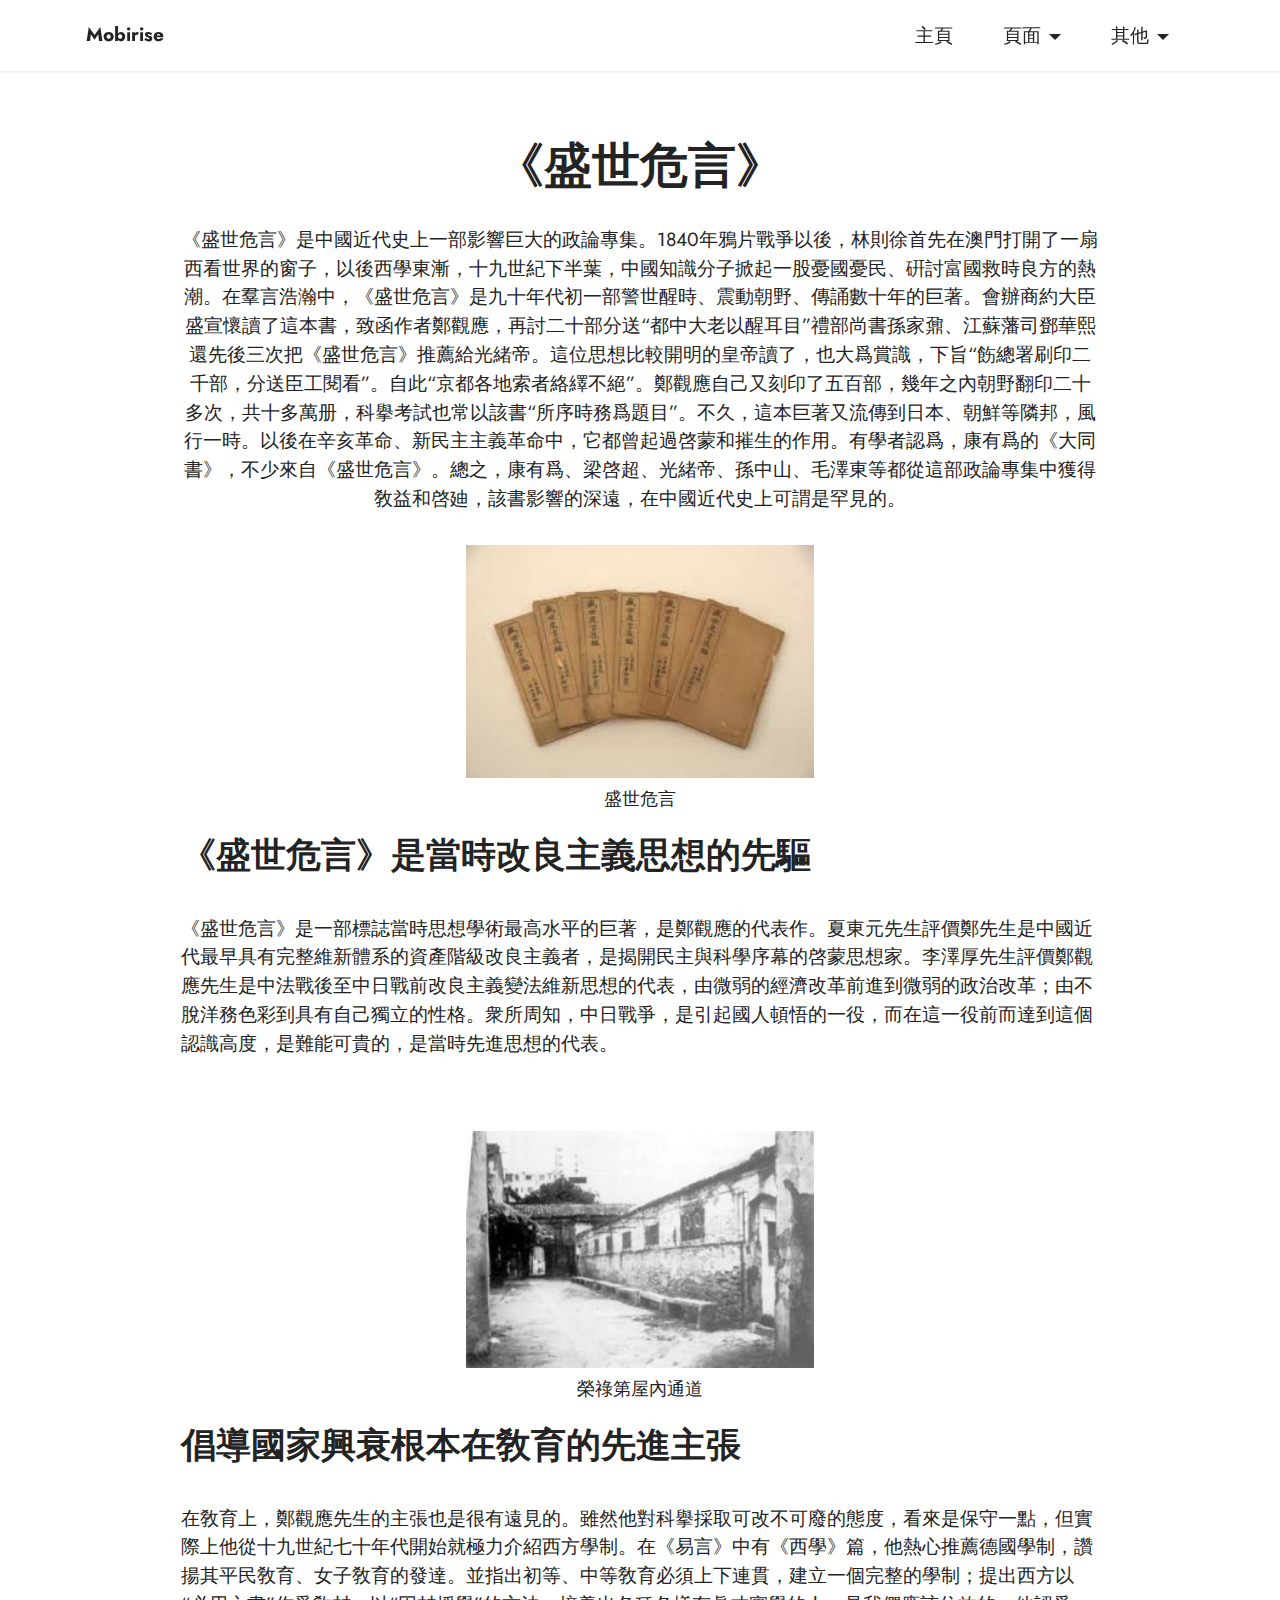
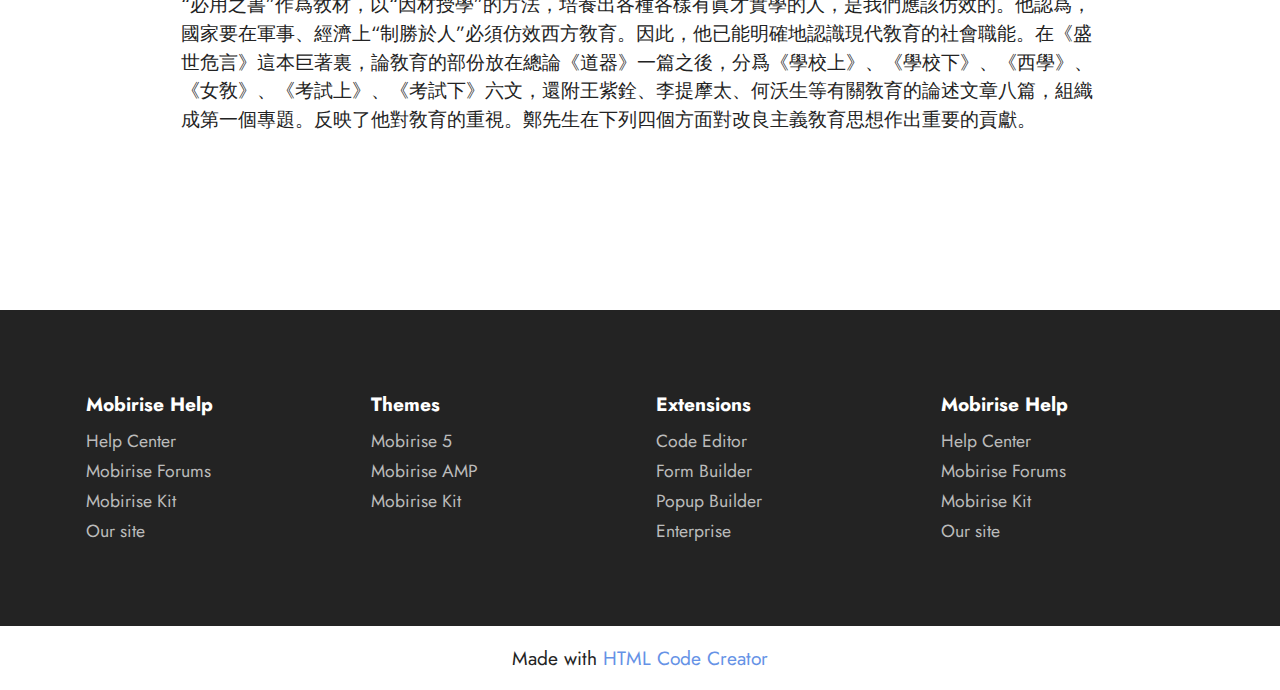
<file: page2.html>
<!DOCTYPE html>
<html  >
<head>
  <!-- Site made with Mobirise Website Builder v5.8.4, https://mobirise.com -->
  <meta charset="UTF-8">
  <meta http-equiv="X-UA-Compatible" content="IE=edge">
  <meta name="generator" content="Mobirise v5.8.4, mobirise.com">
  <meta name="viewport" content="width=device-width, initial-scale=1, minimum-scale=1">
  <link rel="shortcut icon" href="assets/images/logo.png" type="image/x-icon">
  <meta name="description" content="">
  
  
  <title>關於盛世危言</title>
  <link rel="stylesheet" href="assets/bootstrap/css/bootstrap.min.css">
  <link rel="stylesheet" href="assets/bootstrap/css/bootstrap-grid.min.css">
  <link rel="stylesheet" href="assets/bootstrap/css/bootstrap-reboot.min.css">
  <link rel="stylesheet" href="assets/dropdown/css/style.css">
  <link rel="stylesheet" href="assets/socicon/css/styles.css">
  <link rel="stylesheet" href="assets/theme/css/style.css">
  <link rel="preload" href="https://fonts.googleapis.com/css?family=Jost:100,200,300,400,500,600,700,800,900,100i,200i,300i,400i,500i,600i,700i,800i,900i&display=swap" as="style" onload="this.onload=null;this.rel='stylesheet'">
  <noscript><link rel="stylesheet" href="https://fonts.googleapis.com/css?family=Jost:100,200,300,400,500,600,700,800,900,100i,200i,300i,400i,500i,600i,700i,800i,900i&display=swap"></noscript>
  <link rel="preload" as="style" href="assets/mobirise/css/mbr-additional.css"><link rel="stylesheet" href="assets/mobirise/css/mbr-additional.css" type="text/css">

  
  
  
</head>
<body>
  
  <section data-bs-version="5.1" class="menu menu1 cid-tEXTgviHcq" once="menu" id="menu1-s">
    

    <nav class="navbar navbar-dropdown navbar-fixed-top navbar-expand-lg">
        <div class="container">
            <div class="navbar-brand">
                
                <span class="navbar-caption-wrap"><a class="navbar-caption text-black display-7" href="https://mobiri.se">Mobirise</a></span>
            </div>
            <button class="navbar-toggler" type="button" data-toggle="collapse" data-bs-toggle="collapse" data-target="#navbarSupportedContent" data-bs-target="#navbarSupportedContent" aria-controls="navbarNavAltMarkup" aria-expanded="false" aria-label="Toggle navigation">
                <div class="hamburger">
                    <span></span>
                    <span></span>
                    <span></span>
                    <span></span>
                </div>
            </button>
            <div class="collapse navbar-collapse" id="navbarSupportedContent">
                <ul class="navbar-nav nav-dropdown nav-right" data-app-modern-menu="true"><li class="nav-item"><a class="nav-link link text-black text-primary display-7" href="index.html#header19-l">主頁</a></li><li class="nav-item dropdown"><a class="nav-link link dropdown-toggle text-black display-7" href="https://mobiri.se" data-toggle="dropdown-submenu" data-bs-toggle="dropdown" data-bs-auto-close="outside" aria-expanded="false">頁面</a><div class="dropdown-menu" aria-labelledby="dropdown-980"><a class="dropdown-item text-black text-primary display-7" href="page1.html#content4-12">關於鄭觀應先生<br></a><a class="dropdown-item text-black text-primary display-7" href="page2.html#content4-18">關於盛世危言</a><a class="dropdown-item text-black text-primary display-7" href="page9.html#content5-2n">關於盛世危言 目錄</a><a class="dropdown-item text-black text-primary display-7" href="page11.html#content5-2x">關於盛世危言 影響</a><a class="dropdown-item text-black text-primary display-7" href="page10.html#content5-2s">關於盛世危言 出處</a><a class="dropdown-item text-black text-primary display-7" href="page3.html#content4-1a">關於鄭家大屋</a></div></li>
                    
                    <li class="nav-item dropdown"><a class="nav-link link text-black dropdown-toggle display-7" href="https://mobiri.se" data-toggle="dropdown-submenu" data-bs-toggle="dropdown" data-bs-auto-close="outside" aria-expanded="false">其他</a><div class="dropdown-menu" aria-labelledby="dropdown-267"><a class="text-black dropdown-item text-primary display-7" href="page8.html#content5-2g">鄭觀應公立學校</a><a class="text-black dropdown-item text-primary display-7" href="page5.html#content4-1g">關於我們&nbsp;</a><a class="text-black dropdown-item text-primary display-7" href="page6.html#content5-28">關於我們 分工</a><a class="text-black dropdown-item text-primary display-7" href="page7.html#content5-2a">關於我們 聯係</a></div>
                    </li></ul>
                
                
            </div>
        </div>
    </nav>
</section>

<section data-bs-version="5.1" class="content4 cid-tFCKP5LKMV" id="content4-18">
    

    
    
    <div class="container">
        <div class="row justify-content-center">
            <div class="title col-md-12 col-lg-10">
                <h3 class="mbr-section-title mbr-fonts-style align-center mb-4 display-2"><strong>《盛世危言》</strong></h3>
                <h4 class="mbr-section-subtitle align-center mbr-fonts-style mb-4 display-7">《盛世危言》是中國近代史上一部影響巨大的政論專集。1840年鴉片戰爭以後，林則徐首先在澳門打開了一扇西看世界的窗子，以後西學東漸，十九世紀下半葉，中國知識分子掀起一股憂國憂民、硏討富國救時良方的熱潮。在羣言浩瀚中，《盛世危言》是九十年代初一部警世醒時、震動朝野、傳誦數十年的巨著。會辦商約大臣盛宣懷讀了這本書，致函作者鄭觀應，再討二十部分送“都中大老以醒耳目”禮部尚書孫家鼐、江蘇藩司鄧華熙還先後三次把《盛世危言》推薦給光緒帝。這位思想比較開明的皇帝讀了，也大爲賞識，下旨“飭總署刷印二千部，分送臣工閱看”。自此“京都各地索者絡繹不絕”。鄭觀應自己又刻印了五百部，幾年之內朝野翻印二十多次，共十多萬册，科擧考試也常以該書“所序時務爲題目”。不久，這本巨著又流傳到日本、朝鮮等隣邦，風行一時。以後在辛亥革命、新民主主義革命中，它都曾起過啓蒙和摧生的作用。有學者認爲，康有爲的《大同書》，不少來自《盛世危言》。總之，康有爲、梁啓超、光緒帝、孫中山、毛澤東等都從這部政論專集中獲得敎益和啓廸，該書影響的深遠，在中國近代史上可謂是罕見的。</h4>
                
            </div>
        </div>
    </div>
</section>

<section data-bs-version="5.1" class="image3 cid-tFCTCCLj5w" id="image3-1n">
    

    
    

    <div class="container">
        <div class="row justify-content-center">
            <div class="col-12 col-lg-4">
                <div class="image-wrapper">
                    <img src="assets/images/images-1-274x184.jpg" alt="Mobirise Website Builder">
                    <p class="mbr-description mbr-fonts-style mt-2 align-center display-4">盛世危言<br></p>
                </div>
            </div>
        </div>
    </div>
</section>

<section data-bs-version="5.1" class="content5 cid-tFCS8gYp0A" id="content5-1j">
    
    <div class="container">
        <div class="row justify-content-center">
            <div class="col-md-12 col-lg-10">
                
                <h4 class="mbr-section-subtitle mbr-fonts-style mb-4 display-5"><strong>《盛世危言》是當時改良主義思想的先驅</strong></h4>
                <p class="mbr-text mbr-fonts-style display-7">
                    《盛世危言》是一部標誌當時思想學術最高水平的巨著，是鄭觀應的代表作。夏東元先生評價鄭先生是中國近代最早具有完整維新體系的資產階級改良主義者，是揭開民主與科學序幕的啓蒙思想家。李澤厚先生評價鄭觀應先生是中法戰後至中日戰前改良主義變法維新思想的代表，由微弱的經濟改革前進到微弱的政治改革；由不脫洋務色彩到具有自己獨立的性格。衆所周知，中日戰爭，是引起國人頓悟的一役，而在這一役前而達到這個認識高度，是難能可貴的，是當時先進思想的代表。<br><br><br></p>
            </div>
        </div>
    </div>
</section>

<section data-bs-version="5.1" class="image3 cid-tFCTeiAhH0" id="image3-1m">
    

    
    

    <div class="container">
        <div class="row justify-content-center">
            <div class="col-12 col-lg-4">
                <div class="image-wrapper">
                    <img src="assets/images/006c02201-1-286x195.jpg" alt="Mobirise Website Builder">
                    <p class="mbr-description mbr-fonts-style mt-2 align-center display-4">榮祿第屋內通道</p>
                </div>
            </div>
        </div>
    </div>
</section>

<section data-bs-version="5.1" class="content5 cid-tFCSj3eqRm" id="content5-1k">
    
    <div class="container">
        <div class="row justify-content-center">
            <div class="col-md-12 col-lg-10">
                
                <h4 class="mbr-section-subtitle mbr-fonts-style mb-4 display-5"><strong>倡導國家興衰根本在敎育的先進主張</strong></h4>
                <p class="mbr-text mbr-fonts-style display-7">
                    在敎育上，鄭觀應先生的主張也是很有遠見的。雖然他對科擧採取可改不可廢的態度，看來是保守一點，但實際上他從十九世紀七十年代開始就極力介紹西方學制。在《易言》中有《西學》篇，他熱心推薦德國學制，讚揚其平民敎育、女子敎育的發達。並指出初等、中等敎育必須上下連貫，建立一個完整的學制；提出西方以“必用之書”作爲敎材，以“因材授學”的方法，培養出各種各樣有眞才實學的人，是我們應該仿效的。他認爲，國家要在軍事、經濟上“制勝於人”必須仿效西方敎育。因此，他已能明確地認識現代敎育的社會職能。在《盛世危言》這本巨著裏，論敎育的部份放在總論《道器》一篇之後，分爲《學校上》、《學校下》、《西學》、《女敎》、《考試上》、《考試下》六文，還附王紫銓、李提摩太、何沃生等有關敎育的論述文章八篇，組織成第一個專題。反映了他對敎育的重視。鄭先生在下列四個方面對改良主義敎育思想作出重要的貢獻。</p>
            </div>
        </div>
    </div>
</section>

<section data-bs-version="5.1" class="footer2 cid-tEXVDjlpSi" once="footers" id="footer2-t">

    

    
    
    <div class="container">
        <div class="row mbr-white">
            <div class="col-6 col-md-4 col-lg-3">
                <h5 class="mbr-section-subtitle mbr-fonts-style mb-2 display-7">
                    <strong>Mobirise Help</strong>
                </h5>
                <ul class="list mbr-fonts-style display-4">
                    <li class="mbr-text item-wrap">Help Center</li>
                    <li class="mbr-text item-wrap">Mobirise Forums</li>
                    <li class="mbr-text item-wrap">Mobirise Kit</li>
                    <li class="mbr-text item-wrap">Our site</li>
                </ul>
            </div>
            <div class="col-6 col-md-4 col-lg-3">
                <h5 class="mbr-section-subtitle mbr-fonts-style mb-2 display-7">
                    <strong>Themes</strong>
                </h5>
                <ul class="list mbr-fonts-style display-4">
                    <li class="mbr-text item-wrap">Mobirise 5</li>
                    <li class="mbr-text item-wrap">Mobirise AMP</li>
                    <li class="mbr-text item-wrap">Mobirise Kit</li>
                </ul>
            </div>
            <div class="col-6 col-md-4 col-lg-3">
                <h5 class="mbr-section-subtitle mbr-fonts-style mb-2 display-7">
                    <strong>Extensions</strong>
                </h5>
                <ul class="list mbr-fonts-style display-4">
                    <li class="mbr-text item-wrap">Code Editor</li>
                    <li class="mbr-text item-wrap">Form Builder</li>
                    <li class="mbr-text item-wrap">Popup Builder</li>
                    <li class="mbr-text item-wrap">Enterprise</li>
                </ul>
            </div>
            <div class="col-6 col-md-4 col-lg-3">
                <h5 class="mbr-section-subtitle mbr-fonts-style mb-2 display-7">
                    <strong>Mobirise Help</strong>
                </h5>
                <ul class="list mbr-fonts-style display-4">
                    <li class="mbr-text item-wrap">Help Center</li>
                    <li class="mbr-text item-wrap">Mobirise Forums</li>
                    <li class="mbr-text item-wrap">Mobirise Kit</li>
                    <li class="mbr-text item-wrap">Our site</li>
                </ul>
            </div>
            
        </div>
    </div>
</section><section class="display-7" style="padding: 0;align-items: center;justify-content: center;flex-wrap: wrap;    align-content: center;display: flex;position: relative;height: 4rem;"><a href="https://mobiri.se/2888951" style="flex: 1 1;height: 4rem;position: absolute;width: 100%;z-index: 1;"><img alt="" style="height: 4rem;" src="[data-uri]"></a><p style="margin: 0;text-align: center;" class="display-7">Made with  &#8204;</p><a style="z-index:1" href="https://mobirise.com/builder/html-code-generator.html">HTML Code Creator</a></section><script src="assets/bootstrap/js/bootstrap.bundle.min.js"></script>  <script src="assets/smoothscroll/smooth-scroll.js"></script>  <script src="assets/ytplayer/index.js"></script>  <script src="assets/dropdown/js/navbar-dropdown.js"></script>  <script src="assets/theme/js/script.js"></script>  
  
  
</body>
</html>
</file>
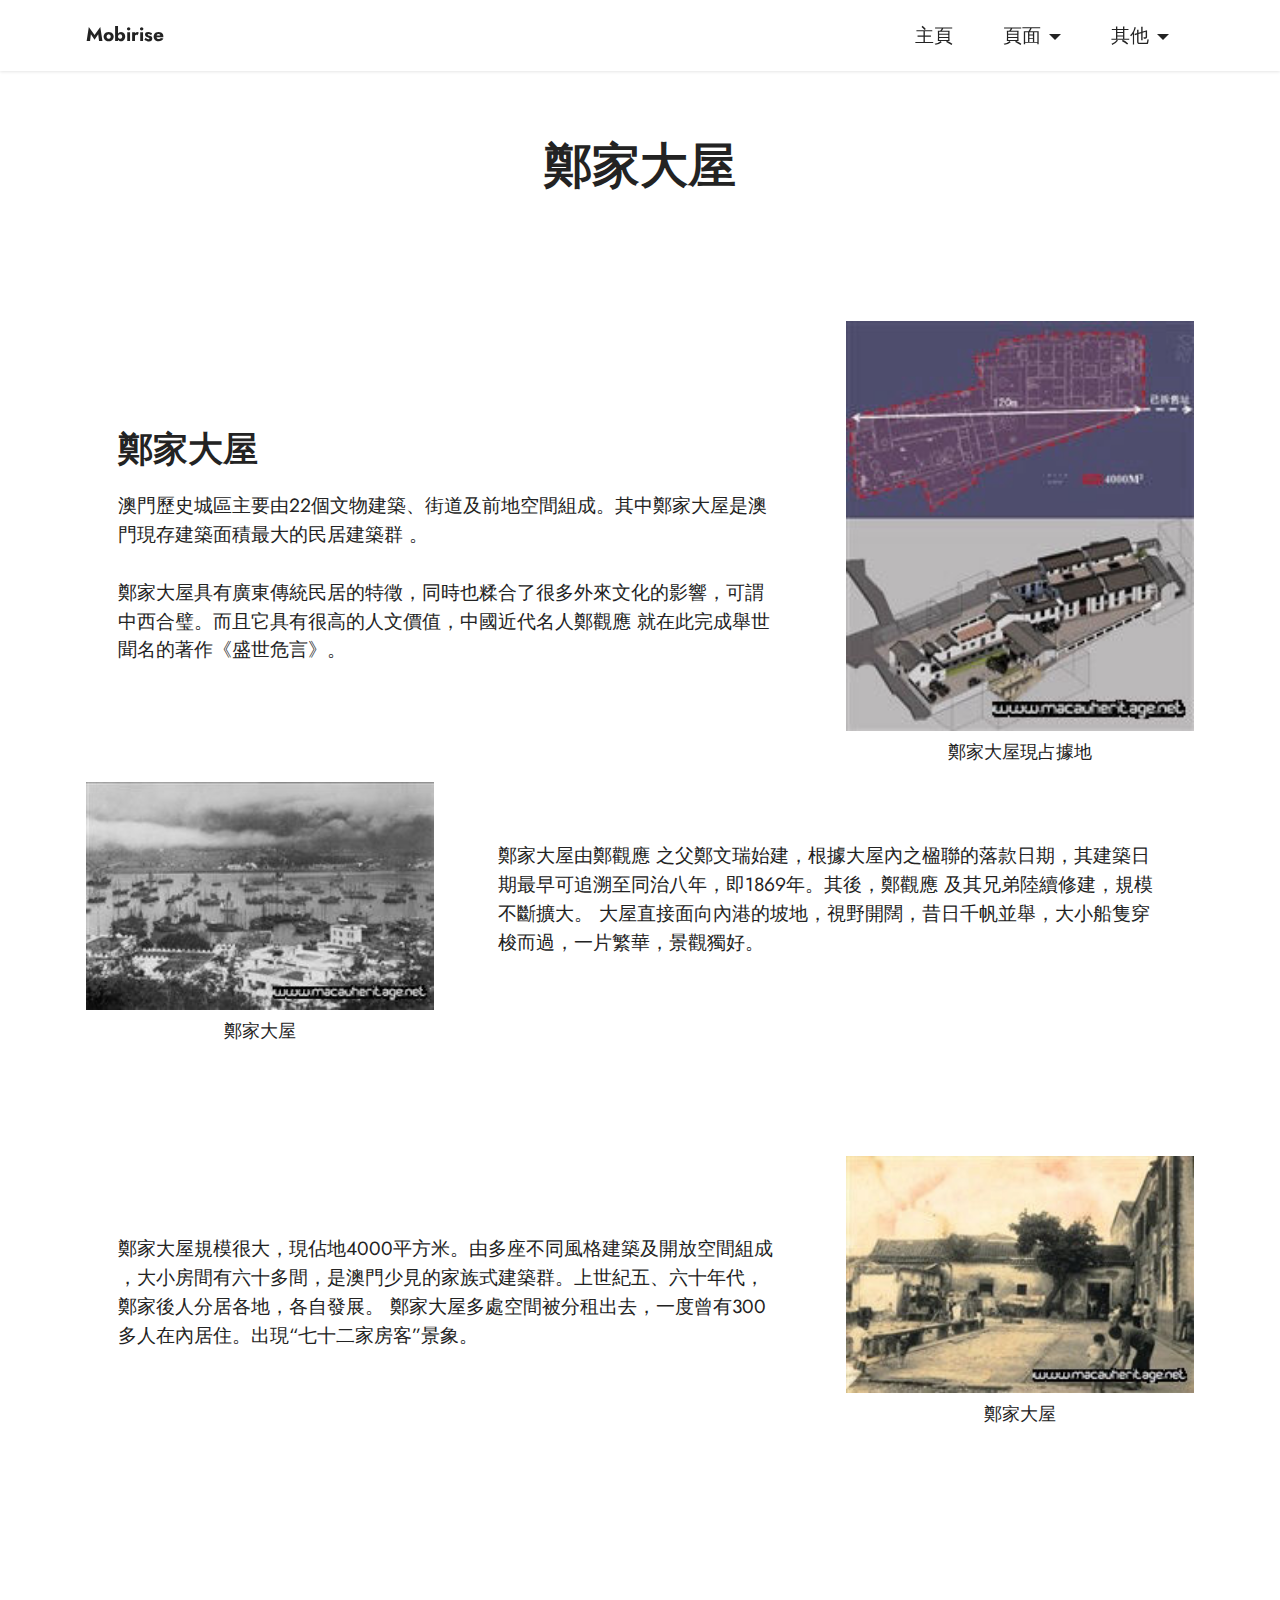
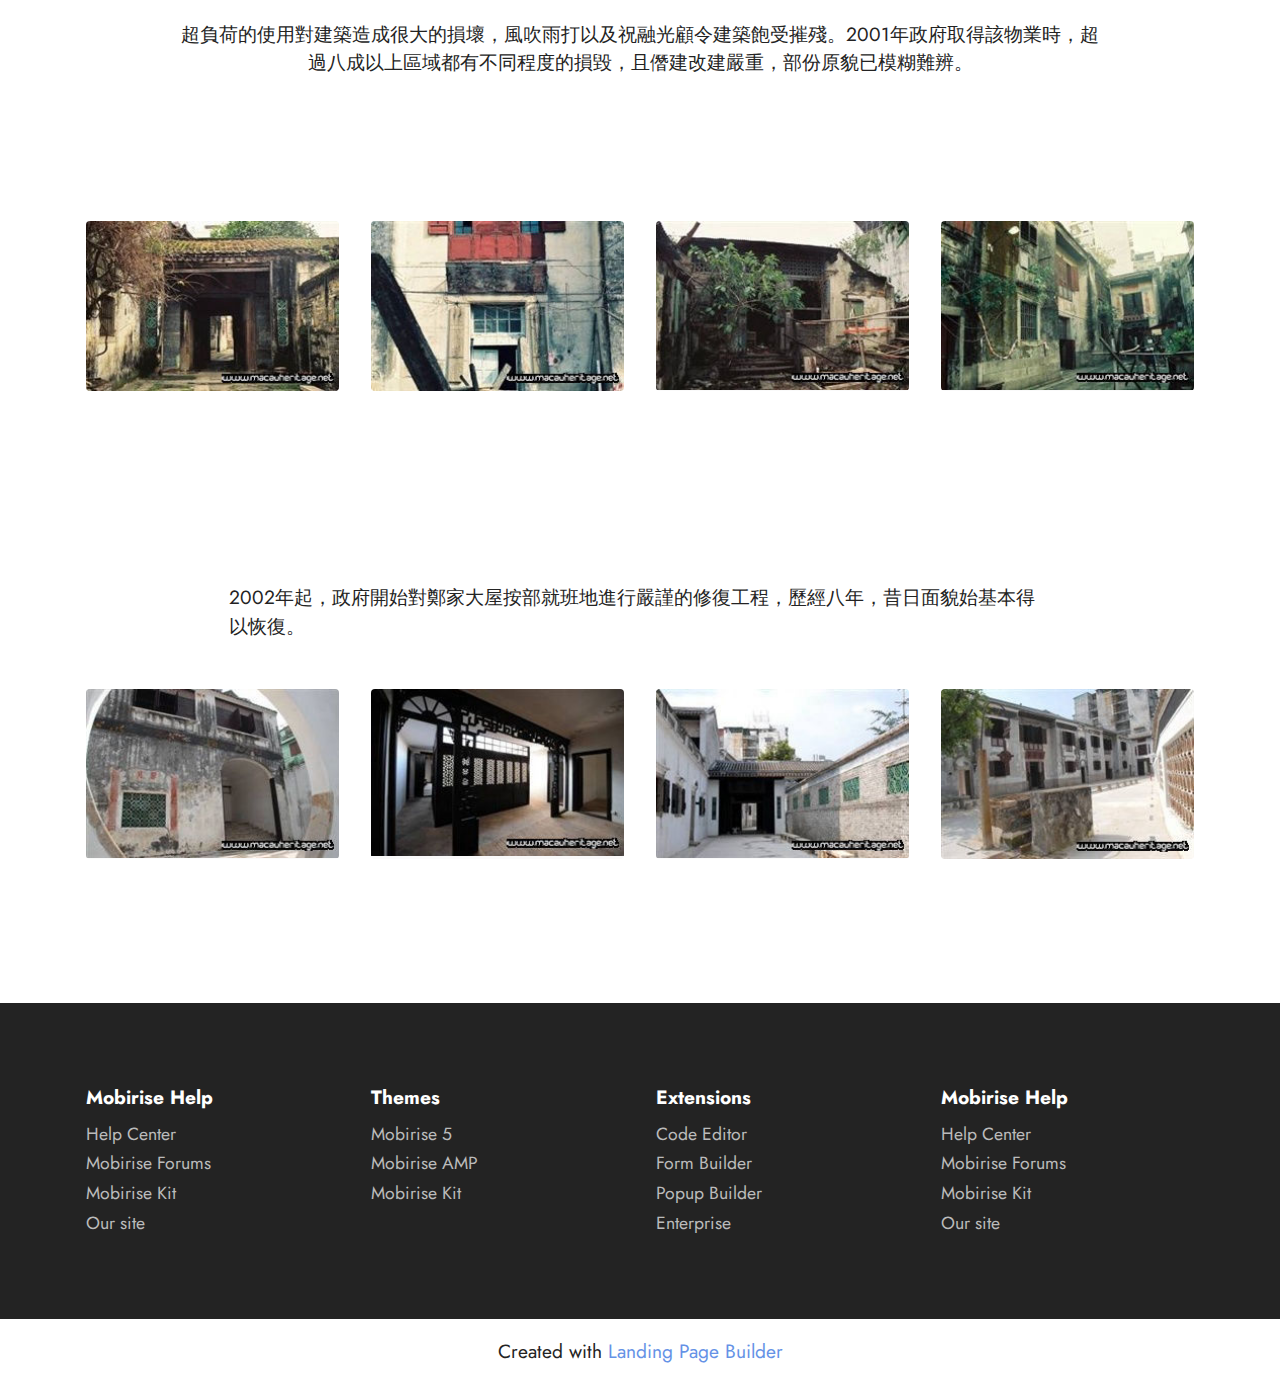
<file: page3.html>
<!DOCTYPE html>
<html  >
<head>
  <!-- Site made with Mobirise Website Builder v5.8.4, https://mobirise.com -->
  <meta charset="UTF-8">
  <meta http-equiv="X-UA-Compatible" content="IE=edge">
  <meta name="generator" content="Mobirise v5.8.4, mobirise.com">
  <meta name="viewport" content="width=device-width, initial-scale=1, minimum-scale=1">
  <link rel="shortcut icon" href="assets/images/logo.png" type="image/x-icon">
  <meta name="description" content="">
  
  
  <title>關於鄭家大屋</title>
  <link rel="stylesheet" href="assets/bootstrap/css/bootstrap.min.css">
  <link rel="stylesheet" href="assets/bootstrap/css/bootstrap-grid.min.css">
  <link rel="stylesheet" href="assets/bootstrap/css/bootstrap-reboot.min.css">
  <link rel="stylesheet" href="assets/dropdown/css/style.css">
  <link rel="stylesheet" href="assets/socicon/css/styles.css">
  <link rel="stylesheet" href="assets/theme/css/style.css">
  <link rel="preload" href="https://fonts.googleapis.com/css?family=Jost:100,200,300,400,500,600,700,800,900,100i,200i,300i,400i,500i,600i,700i,800i,900i&display=swap" as="style" onload="this.onload=null;this.rel='stylesheet'">
  <noscript><link rel="stylesheet" href="https://fonts.googleapis.com/css?family=Jost:100,200,300,400,500,600,700,800,900,100i,200i,300i,400i,500i,600i,700i,800i,900i&display=swap"></noscript>
  <link rel="preload" as="style" href="assets/mobirise/css/mbr-additional.css"><link rel="stylesheet" href="assets/mobirise/css/mbr-additional.css" type="text/css">

  
  
  
</head>
<body>
  
  <section data-bs-version="5.1" class="menu menu1 cid-tEXTgviHcq" once="menu" id="menu1-u">
    

    <nav class="navbar navbar-dropdown navbar-fixed-top navbar-expand-lg">
        <div class="container">
            <div class="navbar-brand">
                
                <span class="navbar-caption-wrap"><a class="navbar-caption text-black display-7" href="https://mobiri.se">Mobirise</a></span>
            </div>
            <button class="navbar-toggler" type="button" data-toggle="collapse" data-bs-toggle="collapse" data-target="#navbarSupportedContent" data-bs-target="#navbarSupportedContent" aria-controls="navbarNavAltMarkup" aria-expanded="false" aria-label="Toggle navigation">
                <div class="hamburger">
                    <span></span>
                    <span></span>
                    <span></span>
                    <span></span>
                </div>
            </button>
            <div class="collapse navbar-collapse" id="navbarSupportedContent">
                <ul class="navbar-nav nav-dropdown nav-right" data-app-modern-menu="true"><li class="nav-item"><a class="nav-link link text-black text-primary display-7" href="index.html#header19-l">主頁</a></li><li class="nav-item dropdown"><a class="nav-link link dropdown-toggle text-black display-7" href="https://mobiri.se" data-toggle="dropdown-submenu" data-bs-toggle="dropdown" data-bs-auto-close="outside" aria-expanded="false">頁面</a><div class="dropdown-menu" aria-labelledby="dropdown-980"><a class="dropdown-item text-black text-primary display-7" href="page1.html#content4-12">關於鄭觀應先生<br></a><a class="dropdown-item text-black text-primary display-7" href="page2.html#content4-18">關於盛世危言</a><a class="dropdown-item text-black text-primary display-7" href="page9.html#content5-2n">關於盛世危言 目錄</a><a class="dropdown-item text-black text-primary display-7" href="page11.html#content5-2x">關於盛世危言 影響</a><a class="dropdown-item text-black text-primary display-7" href="page10.html#content5-2s">關於盛世危言 出處</a><a class="dropdown-item text-black text-primary display-7" href="page3.html#content4-1a">關於鄭家大屋</a></div></li>
                    
                    <li class="nav-item dropdown"><a class="nav-link link text-black dropdown-toggle display-7" href="https://mobiri.se" data-toggle="dropdown-submenu" data-bs-toggle="dropdown" data-bs-auto-close="outside" aria-expanded="false">其他</a><div class="dropdown-menu" aria-labelledby="dropdown-267"><a class="text-black dropdown-item text-primary display-7" href="page8.html#content5-2g">鄭觀應公立學校</a><a class="text-black dropdown-item text-primary display-7" href="page5.html#content4-1g">關於我們&nbsp;</a><a class="text-black dropdown-item text-primary display-7" href="page6.html#content5-28">關於我們 分工</a><a class="text-black dropdown-item text-primary display-7" href="page7.html#content5-2a">關於我們 聯係</a></div>
                    </li></ul>
                
                
            </div>
        </div>
    </nav>
</section>

<section data-bs-version="5.1" class="content4 cid-tFCL4vmDZI" id="content4-1a">
    

    
    
    <div class="container">
        <div class="row justify-content-center">
            <div class="title col-md-12 col-lg-10">
                <h3 class="mbr-section-title mbr-fonts-style align-center mb-4 display-2"><strong>鄭家大屋</strong></h3>
                
                
            </div>
        </div>
    </div>
</section>

<section data-bs-version="5.1" class="image2 cid-tFCL6usmcr" id="image2-1c">
    

    
    

    <div class="container">
        <div class="row align-items-center">
            <div class="col-12 col-lg-4">
                <div class="image-wrapper">
                    <img src="assets/images/image01m-1-200x236.jpg" alt="Mobirise Website Builder">
                    <p class="mbr-description mbr-fonts-style mt-2 align-center display-4">鄭家大屋現占據地</p>
                </div>
            </div>
            <div class="col-12 col-lg">
                <div class="text-wrapper">
                    <h3 class="mbr-section-title mbr-fonts-style mb-3 display-5">
                        <strong>鄭家大屋</strong></h3>
                    <p class="mbr-text mbr-fonts-style display-7">澳門歷史城區主要由22個文物建築、街道及前地空間組成。其中鄭家大屋是澳門現存建築面積最大的民居建築群 。
<br>
<br>鄭家大屋具有廣東傳統民居的特徵，同時也糅合了很多外來文化的影響，可謂中西合璧。而且它具有很高的人文價值，中國近代名人鄭觀應 就在此完成舉世聞名的著作《盛世危言》。</p>
                </div>
            </div>
        </div>
    </div>
</section>

<section data-bs-version="5.1" class="image1 cid-tFCVvIWyil" id="image1-1p">
    

    
    

    <div class="container">
        <div class="row align-items-center">
            <div class="col-12 col-lg-4">
                <div class="image-wrapper">
                    <img src="assets/images/image013m-1-250x164.jpg" alt="Mobirise Website Builder">
                    <p class="mbr-description mbr-fonts-style pt-2 align-center display-4">鄭家大屋</p>
                </div>
            </div>
            <div class="col-12 col-lg">
                <div class="text-wrapper">
                    
                    <p class="mbr-text mbr-fonts-style display-7">鄭家大屋由鄭觀應 之父鄭文瑞始建，根據大屋內之楹聯的落款日期，其建築日期最早可追溯至同治八年，即1869年。其後，鄭觀應 及其兄弟陸續修建，規模不斷擴大。 大屋直接面向內港的坡地，視野開闊，昔日千帆並舉，大小船隻穿梭而過，一片繁華，景觀獨好。
<br>
<br></p>
                </div>
            </div>
        </div>
    </div>
</section>

<section data-bs-version="5.1" class="image2 cid-tFCW5hfata" id="image2-1q">
    

    
    

    <div class="container">
        <div class="row align-items-center">
            <div class="col-12 col-lg-4">
                <div class="image-wrapper">
                    <img src="assets/images/image059m-1-250x170.jpg" alt="Mobirise Website Builder">
                    <p class="mbr-description mbr-fonts-style mt-2 align-center display-4">鄭家大屋</p>
                </div>
            </div>
            <div class="col-12 col-lg">
                <div class="text-wrapper">
                    
                    <p class="mbr-text mbr-fonts-style display-7">
                        鄭家大屋規模很大，現佔地4000平方米。由多座不同風格建築及開放空間組成 ，大小房間有六十多間，是澳門少見的家族式建築群。上世紀五、六十年代，鄭家後人分居各地，各自發展。 鄭家大屋多處空間被分租出去，一度曾有300多人在內居住。出現“七十二家房客”景象。</p>
                </div>
            </div>
        </div>
    </div>
</section>

<section data-bs-version="5.1" class="content4 cid-tFCWtbLNlF" id="content4-1r">
    

    
    
    <div class="container">
        <div class="row justify-content-center">
            <div class="title col-md-12 col-lg-10">
                
                <h4 class="mbr-section-subtitle align-center mbr-fonts-style mb-4 display-7">
                    超負荷的使用對建築造成很大的損壞，風吹雨打以及祝融光顧令建築飽受摧殘。2001年政府取得該物業時，超過八成以上區域都有不同程度的損毀，且僭建改建嚴重，部份原貌已模糊難辨。
                </h4>
                
            </div>
        </div>
    </div>
</section>

<section data-bs-version="5.1" class="gallery1 cid-tFCWCBkROp" id="gallery1-1s">
    
    
    <div class="container">
        
        <div class="row mt-4">
            
            <div class="item features-image сol-12 col-md-6 col-lg-3 active">
                <div class="item-wrapper">
                    <div class="item-img">
                        <img src="assets/images/image061m-1-250x168.jpg" alt="Mobirise Website Builder" data-slide-to="1" data-bs-slide-to="1">
                    </div>
                    
                    
                </div>
            </div>
            <div class="item features-image сol-12 col-md-6 col-lg-3">
                <div class="item-wrapper">
                    <div class="item-img">
                        <img src="assets/images/image062m-1-250x168.jpg" alt="Mobirise Website Builder" data-slide-to="2" data-bs-slide-to="2">
                    </div>
                    
                    
                </div>
            </div>
            <div class="item features-image сol-12 col-md-6 col-lg-3">
                <div class="item-wrapper">
                    <div class="item-img">
                        <img src="assets/images/image064m-1-250x167.jpg" alt="Mobirise Website Builder" title="" data-slide-to="3" data-bs-slide-to="3">
                    </div>
                    
                    
                </div>
            </div><div class="item features-image сol-12 col-md-6 col-lg-3">
                <div class="item-wrapper">
                    <div class="item-img">
                        <img src="assets/images/image063m-1-250x167.jpg" alt="Mobirise Website Builder">
                    </div>
                    
                    
                </div>
            </div>
        </div>
    </div>
</section>

<section data-bs-version="5.1" class="content5 cid-tFCXexzp1t" id="content5-1t">
    
    <div class="container">
        <div class="row justify-content-center">
            <div class="col-md-12 col-lg-9">
                
                
                <p class="mbr-text mbr-fonts-style display-7">
                    2002年起，政府開始對鄭家大屋按部就班地進行嚴謹的修復工程，歷經八年，昔日面貌始基本得以恢復。</p>
            </div>
        </div>
    </div>
</section>

<section data-bs-version="5.1" class="gallery1 cid-tFCXfdhv3Y" id="gallery1-1u">
    
    
    <div class="container">
        
        <div class="row mt-4">
            <div class="item features-image сol-12 col-md-6 col-lg-3">
                <div class="item-wrapper">
                    <div class="item-img">
                        <img src="assets/images/image065m-1-250x167.jpg" alt="Mobirise Website Builder">
                    </div>
                    
                    
                </div>
            </div>
            <div class="item features-image сol-12 col-md-6 col-lg-3">
                <div class="item-wrapper">
                    <div class="item-img">
                        <img src="assets/images/image067m-1-250x165.jpg" alt="Mobirise Website Builder">
                    </div>
                    
                    
                </div>
            </div>
            <div class="item features-image сol-12 col-md-6 col-lg-3">
                <div class="item-wrapper">
                    <div class="item-img">
                        <img src="assets/images/image069m-1-250x167.jpg" alt="Mobirise Website Builder">
                    </div>
                    
                    
                </div>
            </div>
            <div class="item features-image сol-12 col-md-6 col-lg-3">
                <div class="item-wrapper">
                    <div class="item-img">
                        <img src="assets/images/image071m-1-250x168.jpg" alt="Mobirise Website Builder" title="">
                    </div>
                    
                    
                </div>
            </div>
        </div>
    </div>
</section>

<section data-bs-version="5.1" class="footer2 cid-tEXVDjlpSi" once="footers" id="footer2-v">

    

    
    
    <div class="container">
        <div class="row mbr-white">
            <div class="col-6 col-md-4 col-lg-3">
                <h5 class="mbr-section-subtitle mbr-fonts-style mb-2 display-7">
                    <strong>Mobirise Help</strong>
                </h5>
                <ul class="list mbr-fonts-style display-4">
                    <li class="mbr-text item-wrap">Help Center</li>
                    <li class="mbr-text item-wrap">Mobirise Forums</li>
                    <li class="mbr-text item-wrap">Mobirise Kit</li>
                    <li class="mbr-text item-wrap">Our site</li>
                </ul>
            </div>
            <div class="col-6 col-md-4 col-lg-3">
                <h5 class="mbr-section-subtitle mbr-fonts-style mb-2 display-7">
                    <strong>Themes</strong>
                </h5>
                <ul class="list mbr-fonts-style display-4">
                    <li class="mbr-text item-wrap">Mobirise 5</li>
                    <li class="mbr-text item-wrap">Mobirise AMP</li>
                    <li class="mbr-text item-wrap">Mobirise Kit</li>
                </ul>
            </div>
            <div class="col-6 col-md-4 col-lg-3">
                <h5 class="mbr-section-subtitle mbr-fonts-style mb-2 display-7">
                    <strong>Extensions</strong>
                </h5>
                <ul class="list mbr-fonts-style display-4">
                    <li class="mbr-text item-wrap">Code Editor</li>
                    <li class="mbr-text item-wrap">Form Builder</li>
                    <li class="mbr-text item-wrap">Popup Builder</li>
                    <li class="mbr-text item-wrap">Enterprise</li>
                </ul>
            </div>
            <div class="col-6 col-md-4 col-lg-3">
                <h5 class="mbr-section-subtitle mbr-fonts-style mb-2 display-7">
                    <strong>Mobirise Help</strong>
                </h5>
                <ul class="list mbr-fonts-style display-4">
                    <li class="mbr-text item-wrap">Help Center</li>
                    <li class="mbr-text item-wrap">Mobirise Forums</li>
                    <li class="mbr-text item-wrap">Mobirise Kit</li>
                    <li class="mbr-text item-wrap">Our site</li>
                </ul>
            </div>
            
        </div>
    </div>
</section><section class="display-7" style="padding: 0;align-items: center;justify-content: center;flex-wrap: wrap;    align-content: center;display: flex;position: relative;height: 4rem;"><a href="https://mobiri.se/2888951" style="flex: 1 1;height: 4rem;position: absolute;width: 100%;z-index: 1;"><img alt="" style="height: 4rem;" src="[data-uri]"></a><p style="margin: 0;text-align: center;" class="display-7">Created with &#8204;</p><a style="z-index:1" href="https://mobirise.com/builder/landing-page-builder.html">Landing Page Builder</a></section><script src="assets/bootstrap/js/bootstrap.bundle.min.js"></script>  <script src="assets/smoothscroll/smooth-scroll.js"></script>  <script src="assets/ytplayer/index.js"></script>  <script src="assets/dropdown/js/navbar-dropdown.js"></script>  <script src="assets/theme/js/script.js"></script>  
  
  
</body>
</html>
</file>
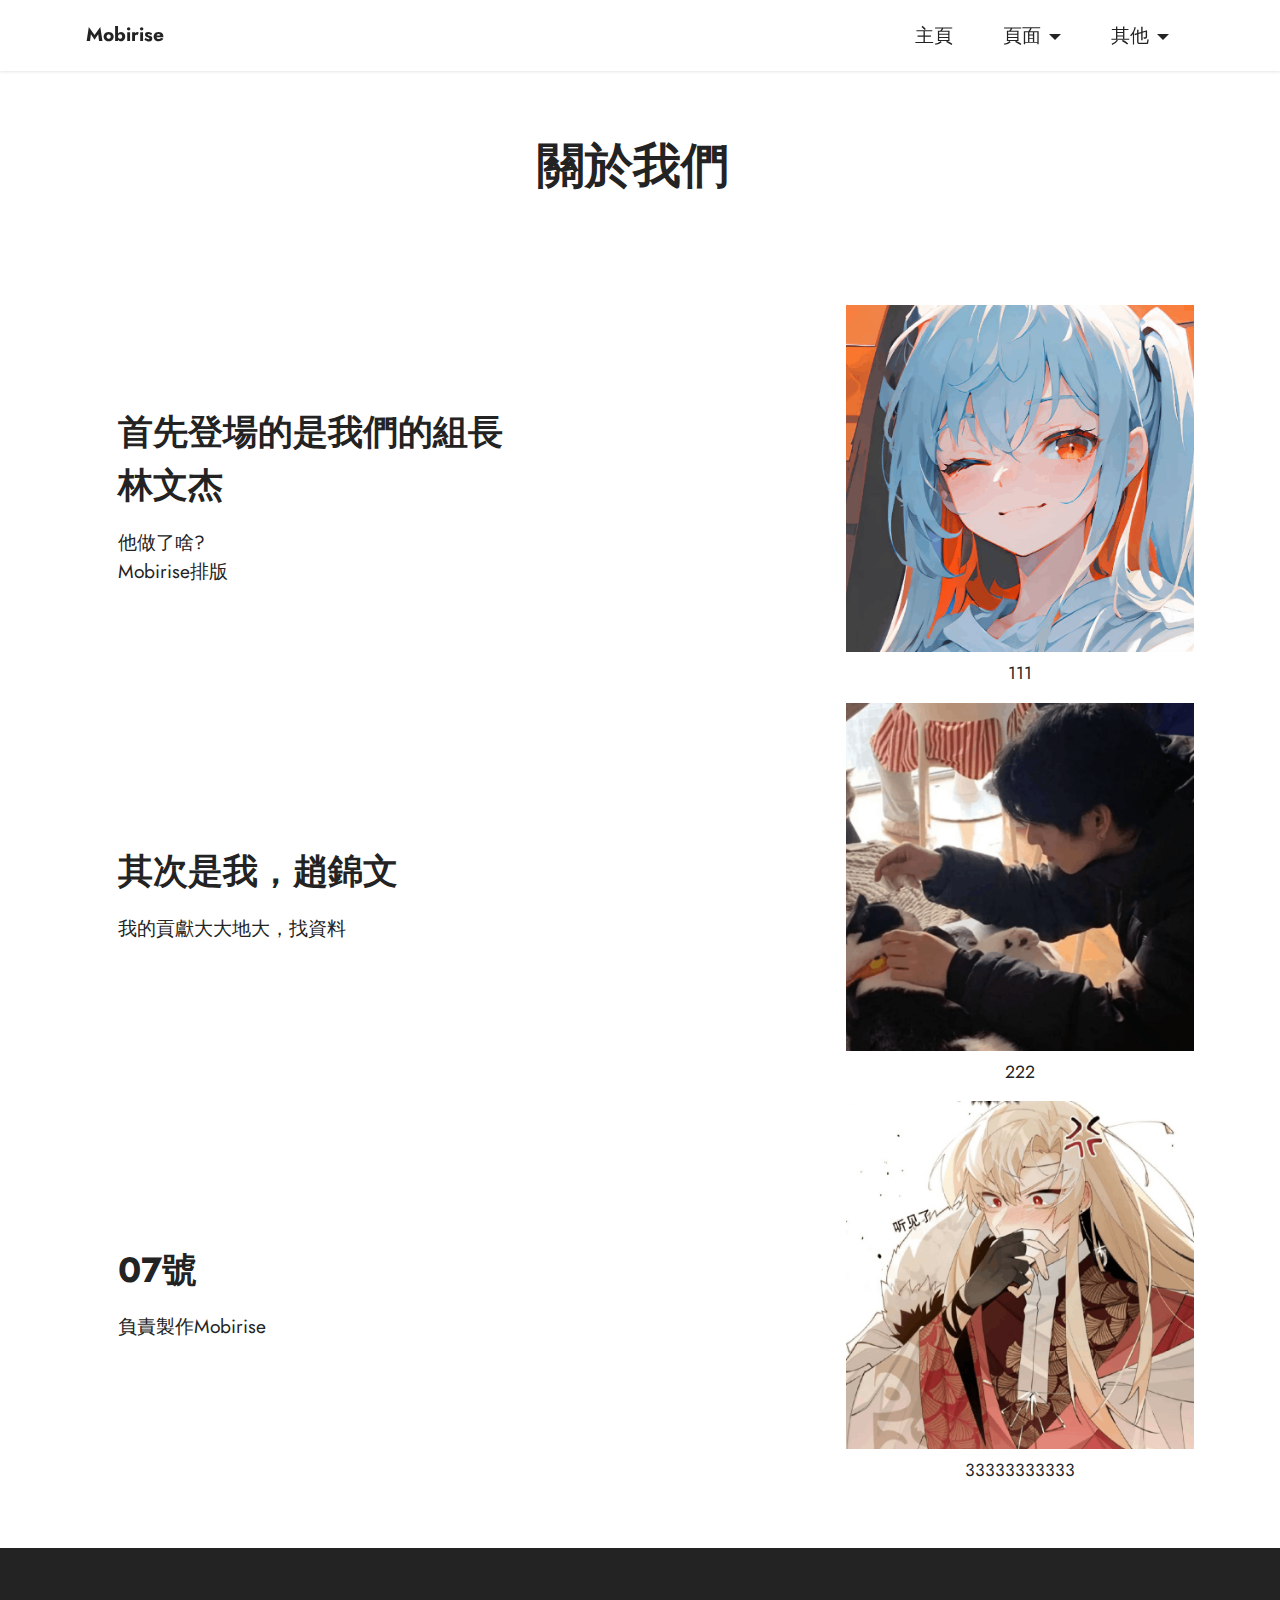
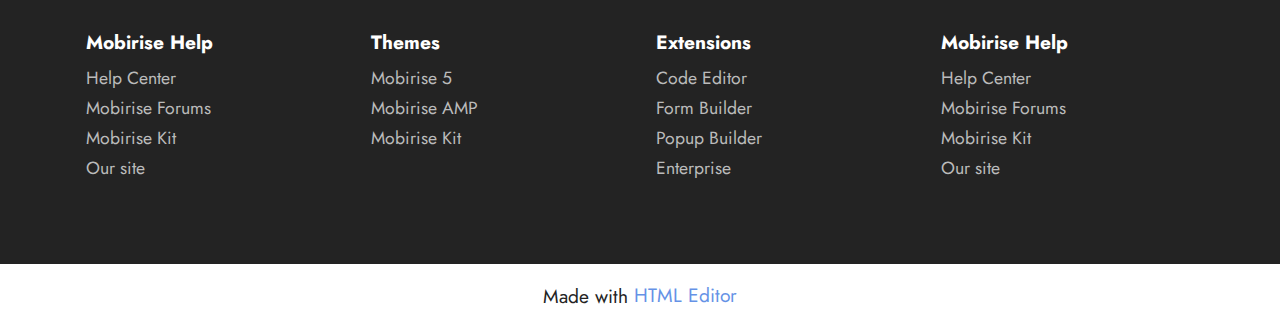
<file: page5.html>
<!DOCTYPE html>
<html  >
<head>
  <!-- Site made with Mobirise Website Builder v5.8.4, https://mobirise.com -->
  <meta charset="UTF-8">
  <meta http-equiv="X-UA-Compatible" content="IE=edge">
  <meta name="generator" content="Mobirise v5.8.4, mobirise.com">
  <meta name="viewport" content="width=device-width, initial-scale=1, minimum-scale=1">
  <link rel="shortcut icon" href="assets/images/logo.png" type="image/x-icon">
  <meta name="description" content="">
  
  
  <title>關於我們</title>
  <link rel="stylesheet" href="assets/bootstrap/css/bootstrap.min.css">
  <link rel="stylesheet" href="assets/bootstrap/css/bootstrap-grid.min.css">
  <link rel="stylesheet" href="assets/bootstrap/css/bootstrap-reboot.min.css">
  <link rel="stylesheet" href="assets/dropdown/css/style.css">
  <link rel="stylesheet" href="assets/socicon/css/styles.css">
  <link rel="stylesheet" href="assets/theme/css/style.css">
  <link rel="preload" href="https://fonts.googleapis.com/css?family=Jost:100,200,300,400,500,600,700,800,900,100i,200i,300i,400i,500i,600i,700i,800i,900i&display=swap" as="style" onload="this.onload=null;this.rel='stylesheet'">
  <noscript><link rel="stylesheet" href="https://fonts.googleapis.com/css?family=Jost:100,200,300,400,500,600,700,800,900,100i,200i,300i,400i,500i,600i,700i,800i,900i&display=swap"></noscript>
  <link rel="preload" as="style" href="assets/mobirise/css/mbr-additional.css"><link rel="stylesheet" href="assets/mobirise/css/mbr-additional.css" type="text/css">

  
  
  
</head>
<body>
  
  <section data-bs-version="5.1" class="menu menu1 cid-tEXTgviHcq" once="menu" id="menu1-y">
    

    <nav class="navbar navbar-dropdown navbar-fixed-top navbar-expand-lg">
        <div class="container">
            <div class="navbar-brand">
                
                <span class="navbar-caption-wrap"><a class="navbar-caption text-black display-7" href="https://mobiri.se">Mobirise</a></span>
            </div>
            <button class="navbar-toggler" type="button" data-toggle="collapse" data-bs-toggle="collapse" data-target="#navbarSupportedContent" data-bs-target="#navbarSupportedContent" aria-controls="navbarNavAltMarkup" aria-expanded="false" aria-label="Toggle navigation">
                <div class="hamburger">
                    <span></span>
                    <span></span>
                    <span></span>
                    <span></span>
                </div>
            </button>
            <div class="collapse navbar-collapse" id="navbarSupportedContent">
                <ul class="navbar-nav nav-dropdown nav-right" data-app-modern-menu="true"><li class="nav-item"><a class="nav-link link text-black text-primary display-7" href="index.html#header19-l">主頁</a></li><li class="nav-item dropdown"><a class="nav-link link dropdown-toggle text-black display-7" href="https://mobiri.se" data-toggle="dropdown-submenu" data-bs-toggle="dropdown" data-bs-auto-close="outside" aria-expanded="false">頁面</a><div class="dropdown-menu" aria-labelledby="dropdown-980"><a class="dropdown-item text-black text-primary display-7" href="page1.html#content4-12">關於鄭觀應先生<br></a><a class="dropdown-item text-black text-primary display-7" href="page2.html#content4-18">關於盛世危言</a><a class="dropdown-item text-black text-primary display-7" href="page9.html#content5-2n">關於盛世危言 目錄</a><a class="dropdown-item text-black text-primary display-7" href="page11.html#content5-2x">關於盛世危言 影響</a><a class="dropdown-item text-black text-primary display-7" href="page10.html#content5-2s">關於盛世危言 出處</a><a class="dropdown-item text-black text-primary display-7" href="page3.html#content4-1a">關於鄭家大屋</a></div></li>
                    
                    <li class="nav-item dropdown"><a class="nav-link link text-black dropdown-toggle display-7" href="https://mobiri.se" data-toggle="dropdown-submenu" data-bs-toggle="dropdown" data-bs-auto-close="outside" aria-expanded="false">其他</a><div class="dropdown-menu" aria-labelledby="dropdown-267"><a class="text-black dropdown-item text-primary display-7" href="page8.html#content5-2g">鄭觀應公立學校</a><a class="text-black dropdown-item text-primary display-7" href="page5.html#content4-1g">關於我們&nbsp;</a><a class="text-black dropdown-item text-primary display-7" href="page6.html#content5-28">關於我們 分工</a><a class="text-black dropdown-item text-primary display-7" href="page7.html#content5-2a">關於我們 聯係</a></div>
                    </li></ul>
                
                
            </div>
        </div>
    </nav>
</section>

<section data-bs-version="5.1" class="content4 cid-tFCLeBcyEX" id="content4-1g">
    

    
    
    <div class="container">
        <div class="row justify-content-center">
            <div class="title col-md-12 col-lg-10">
                <h3 class="mbr-section-title mbr-fonts-style align-center mb-4 display-2"><strong>關於我們&nbsp;</strong></h3>
                
                
            </div>
        </div>
    </div>
</section>

<section data-bs-version="5.1" class="image2 cid-tFD1CMlCCP" id="image2-23">
    

    
    

    <div class="container">
        <div class="row align-items-center">
            <div class="col-12 col-lg-4">
                <div class="image-wrapper">
                    <img src="assets/images/mmexport1685946594602-816x815.png" alt="Mobirise Website Builder">
                    <p class="mbr-description mbr-fonts-style mt-2 align-center display-4">111</p>
                </div>
            </div>
            <div class="col-12 col-lg">
                <div class="text-wrapper">
                    <h3 class="mbr-section-title mbr-fonts-style mb-3 display-5"><strong>首先登場的是我們的組長
</strong><div><strong>林文杰</strong></div></h3>
                    <p class="mbr-text mbr-fonts-style display-7">他做了啥?
<br>Mobirise排版</p>
                </div>
            </div>
        </div>
    </div>
</section>

<section data-bs-version="5.1" class="image2 cid-tFD1DbCHIQ" id="image2-24">
    

    
    

    <div class="container">
        <div class="row align-items-center">
            <div class="col-12 col-lg-4">
                <div class="image-wrapper">
                    <img src="assets/images/mmexport1685946627530-816x816.png" alt="Mobirise Website Builder">
                    <p class="mbr-description mbr-fonts-style mt-2 align-center display-4">222</p>
                </div>
            </div>
            <div class="col-12 col-lg">
                <div class="text-wrapper">
                    <h3 class="mbr-section-title mbr-fonts-style mb-3 display-5">
                        <strong>其次是我，趙錦文</strong></h3>
                    <p class="mbr-text mbr-fonts-style display-7">
                        我的貢獻大大地大，找資料</p>
                </div>
            </div>
        </div>
    </div>
</section>

<section data-bs-version="5.1" class="image2 cid-tFD1DyqrTL" id="image2-25">
    

    
    

    <div class="container">
        <div class="row align-items-center">
            <div class="col-12 col-lg-4">
                <div class="image-wrapper">
                    <img src="assets/images/mmexport1685946589499-816x816.png" alt="Mobirise Website Builder">
                    <p class="mbr-description mbr-fonts-style mt-2 align-center display-4">33333333333</p>
                </div>
            </div>
            <div class="col-12 col-lg">
                <div class="text-wrapper">
                    <h3 class="mbr-section-title mbr-fonts-style mb-3 display-5"><strong>07號</strong></h3>
                    <p class="mbr-text mbr-fonts-style display-7">
                        負責製作Mobirise</p>
                </div>
            </div>
        </div>
    </div>
</section>

<section data-bs-version="5.1" class="footer2 cid-tEXVDjlpSi" once="footers" id="footer2-z">

    

    
    
    <div class="container">
        <div class="row mbr-white">
            <div class="col-6 col-md-4 col-lg-3">
                <h5 class="mbr-section-subtitle mbr-fonts-style mb-2 display-7">
                    <strong>Mobirise Help</strong>
                </h5>
                <ul class="list mbr-fonts-style display-4">
                    <li class="mbr-text item-wrap">Help Center</li>
                    <li class="mbr-text item-wrap">Mobirise Forums</li>
                    <li class="mbr-text item-wrap">Mobirise Kit</li>
                    <li class="mbr-text item-wrap">Our site</li>
                </ul>
            </div>
            <div class="col-6 col-md-4 col-lg-3">
                <h5 class="mbr-section-subtitle mbr-fonts-style mb-2 display-7">
                    <strong>Themes</strong>
                </h5>
                <ul class="list mbr-fonts-style display-4">
                    <li class="mbr-text item-wrap">Mobirise 5</li>
                    <li class="mbr-text item-wrap">Mobirise AMP</li>
                    <li class="mbr-text item-wrap">Mobirise Kit</li>
                </ul>
            </div>
            <div class="col-6 col-md-4 col-lg-3">
                <h5 class="mbr-section-subtitle mbr-fonts-style mb-2 display-7">
                    <strong>Extensions</strong>
                </h5>
                <ul class="list mbr-fonts-style display-4">
                    <li class="mbr-text item-wrap">Code Editor</li>
                    <li class="mbr-text item-wrap">Form Builder</li>
                    <li class="mbr-text item-wrap">Popup Builder</li>
                    <li class="mbr-text item-wrap">Enterprise</li>
                </ul>
            </div>
            <div class="col-6 col-md-4 col-lg-3">
                <h5 class="mbr-section-subtitle mbr-fonts-style mb-2 display-7">
                    <strong>Mobirise Help</strong>
                </h5>
                <ul class="list mbr-fonts-style display-4">
                    <li class="mbr-text item-wrap">Help Center</li>
                    <li class="mbr-text item-wrap">Mobirise Forums</li>
                    <li class="mbr-text item-wrap">Mobirise Kit</li>
                    <li class="mbr-text item-wrap">Our site</li>
                </ul>
            </div>
            
        </div>
    </div>
</section><section class="display-7" style="padding: 0;align-items: center;justify-content: center;flex-wrap: wrap;    align-content: center;display: flex;position: relative;height: 4rem;"><a href="https://mobiri.se/2888951" style="flex: 1 1;height: 4rem;position: absolute;width: 100%;z-index: 1;"><img alt="" style="height: 4rem;" src="[data-uri]"></a><p style="margin: 0;text-align: center;" class="display-7">Made with &#8204;</p><a style="z-index:1" href="https://mobirise.com/html-editor.html">HTML Editor</a></section><script src="assets/bootstrap/js/bootstrap.bundle.min.js"></script>  <script src="assets/smoothscroll/smooth-scroll.js"></script>  <script src="assets/ytplayer/index.js"></script>  <script src="assets/dropdown/js/navbar-dropdown.js"></script>  <script src="assets/theme/js/script.js"></script>  
  
  
</body>
</html>
</file>
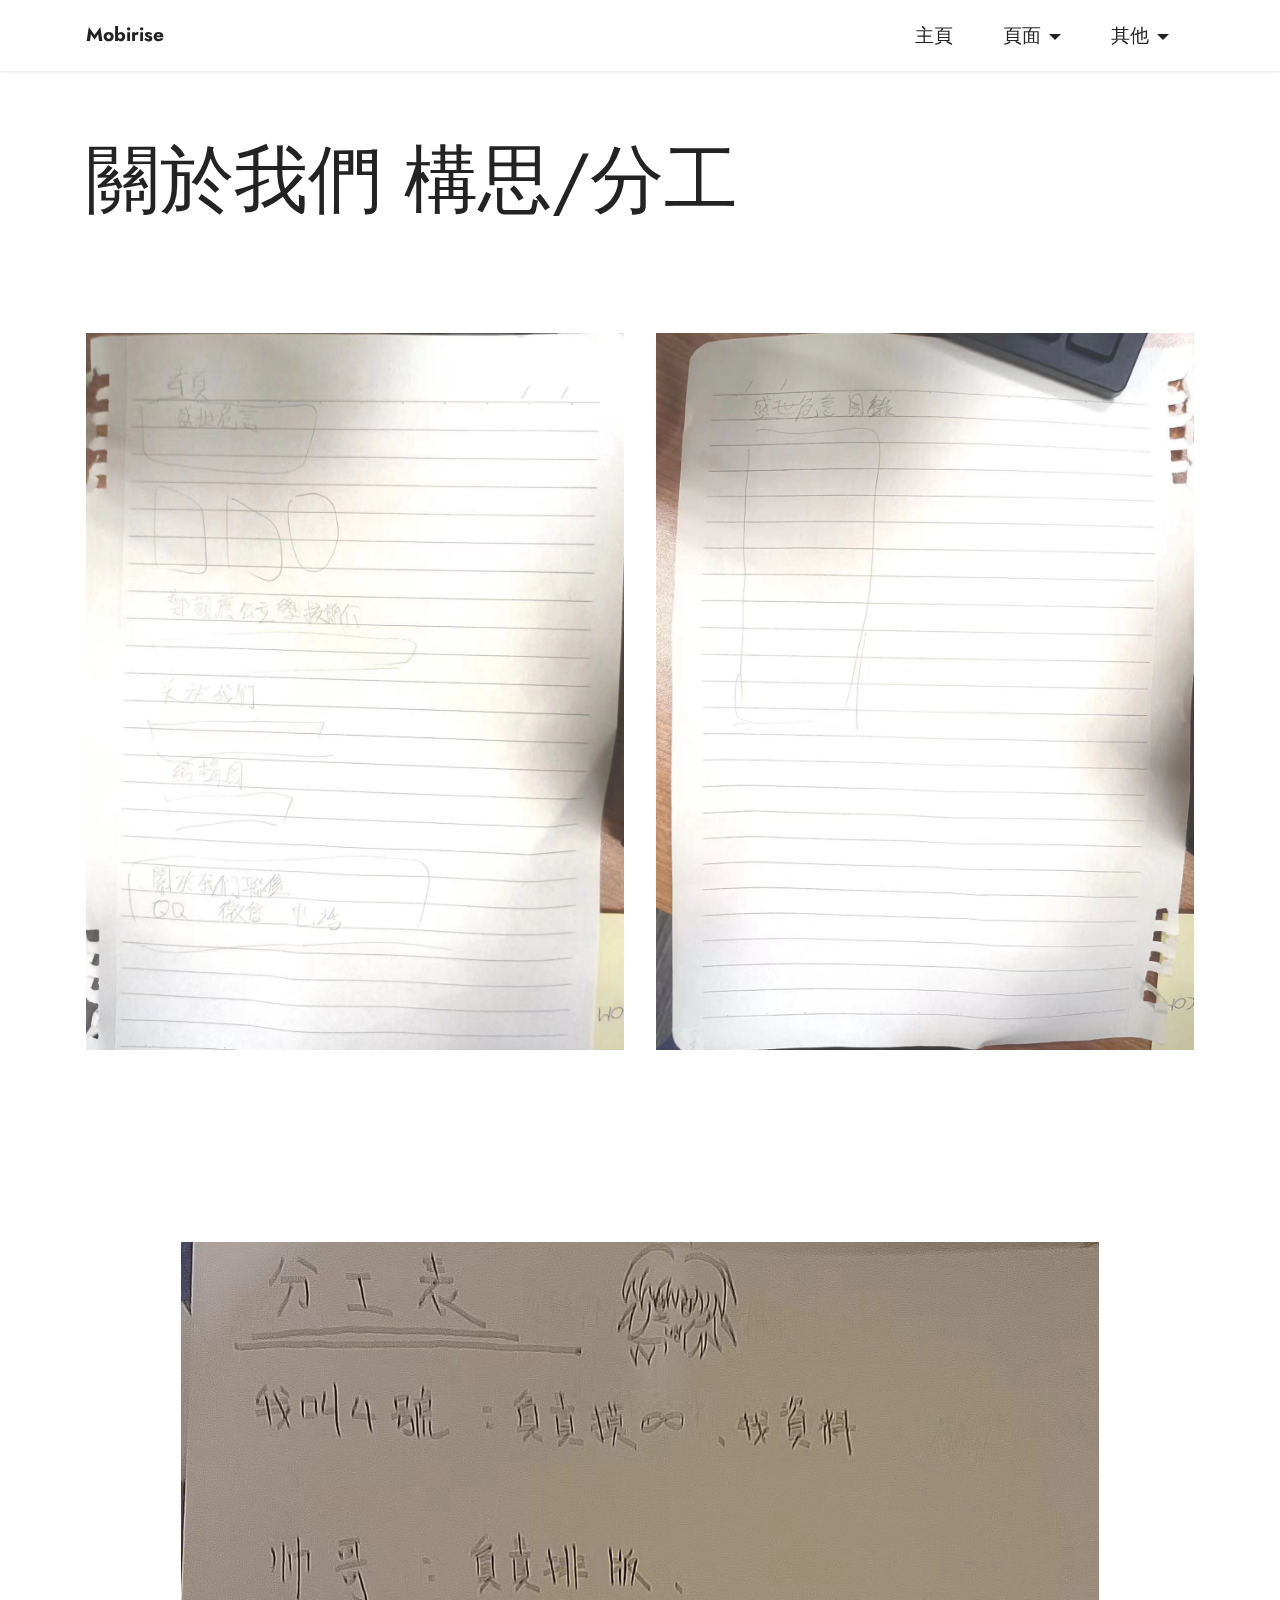
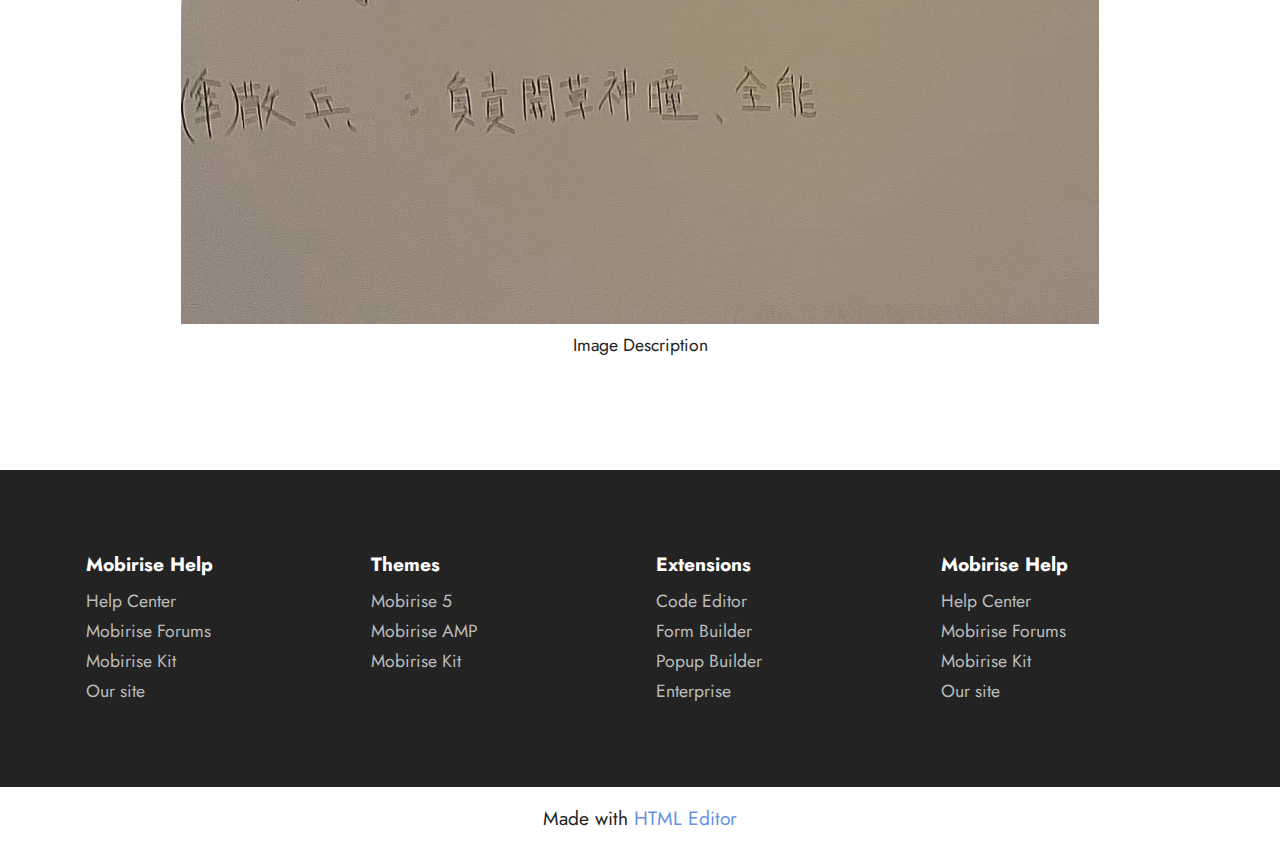
<file: page6.html>
<!DOCTYPE html>
<html  >
<head>
  <!-- Site made with Mobirise Website Builder v5.8.4, https://mobirise.com -->
  <meta charset="UTF-8">
  <meta http-equiv="X-UA-Compatible" content="IE=edge">
  <meta name="generator" content="Mobirise v5.8.4, mobirise.com">
  <meta name="viewport" content="width=device-width, initial-scale=1, minimum-scale=1">
  <link rel="shortcut icon" href="assets/images/logo.png" type="image/x-icon">
  <meta name="description" content="">
  
  
  <title>關於我們 構思/分工</title>
  <link rel="stylesheet" href="assets/bootstrap/css/bootstrap.min.css">
  <link rel="stylesheet" href="assets/bootstrap/css/bootstrap-grid.min.css">
  <link rel="stylesheet" href="assets/bootstrap/css/bootstrap-reboot.min.css">
  <link rel="stylesheet" href="assets/dropdown/css/style.css">
  <link rel="stylesheet" href="assets/socicon/css/styles.css">
  <link rel="stylesheet" href="assets/theme/css/style.css">
  <link rel="preload" href="https://fonts.googleapis.com/css?family=Jost:100,200,300,400,500,600,700,800,900,100i,200i,300i,400i,500i,600i,700i,800i,900i&display=swap" as="style" onload="this.onload=null;this.rel='stylesheet'">
  <noscript><link rel="stylesheet" href="https://fonts.googleapis.com/css?family=Jost:100,200,300,400,500,600,700,800,900,100i,200i,300i,400i,500i,600i,700i,800i,900i&display=swap"></noscript>
  <link rel="preload" as="style" href="assets/mobirise/css/mbr-additional.css"><link rel="stylesheet" href="assets/mobirise/css/mbr-additional.css" type="text/css">

  
  
  
</head>
<body>
  
  <section data-bs-version="5.1" class="menu menu1 cid-tEXTgviHcq" once="menu" id="menu1-10">
    

    <nav class="navbar navbar-dropdown navbar-fixed-top navbar-expand-lg">
        <div class="container">
            <div class="navbar-brand">
                
                <span class="navbar-caption-wrap"><a class="navbar-caption text-black display-7" href="https://mobiri.se">Mobirise</a></span>
            </div>
            <button class="navbar-toggler" type="button" data-toggle="collapse" data-bs-toggle="collapse" data-target="#navbarSupportedContent" data-bs-target="#navbarSupportedContent" aria-controls="navbarNavAltMarkup" aria-expanded="false" aria-label="Toggle navigation">
                <div class="hamburger">
                    <span></span>
                    <span></span>
                    <span></span>
                    <span></span>
                </div>
            </button>
            <div class="collapse navbar-collapse" id="navbarSupportedContent">
                <ul class="navbar-nav nav-dropdown nav-right" data-app-modern-menu="true"><li class="nav-item"><a class="nav-link link text-black text-primary display-7" href="index.html#header19-l">主頁</a></li><li class="nav-item dropdown"><a class="nav-link link dropdown-toggle text-black display-7" href="https://mobiri.se" data-toggle="dropdown-submenu" data-bs-toggle="dropdown" data-bs-auto-close="outside" aria-expanded="false">頁面</a><div class="dropdown-menu" aria-labelledby="dropdown-980"><a class="dropdown-item text-black text-primary display-7" href="page1.html#content4-12">關於鄭觀應先生<br></a><a class="dropdown-item text-black text-primary display-7" href="page2.html#content4-18">關於盛世危言</a><a class="dropdown-item text-black text-primary display-7" href="page9.html#content5-2n">關於盛世危言 目錄</a><a class="dropdown-item text-black text-primary display-7" href="page11.html#content5-2x">關於盛世危言 影響</a><a class="dropdown-item text-black text-primary display-7" href="page10.html#content5-2s">關於盛世危言 出處</a><a class="dropdown-item text-black text-primary display-7" href="page3.html#content4-1a">關於鄭家大屋</a></div></li>
                    
                    <li class="nav-item dropdown"><a class="nav-link link text-black dropdown-toggle display-7" href="https://mobiri.se" data-toggle="dropdown-submenu" data-bs-toggle="dropdown" data-bs-auto-close="outside" aria-expanded="false">其他</a><div class="dropdown-menu" aria-labelledby="dropdown-267"><a class="text-black dropdown-item text-primary display-7" href="page8.html#content5-2g">鄭觀應公立學校</a><a class="text-black dropdown-item text-primary display-7" href="page5.html#content4-1g">關於我們&nbsp;</a><a class="text-black dropdown-item text-primary display-7" href="page6.html#content5-28">關於我們 分工</a><a class="text-black dropdown-item text-primary display-7" href="page7.html#content5-2a">關於我們 聯係</a></div>
                    </li></ul>
                
                
            </div>
        </div>
    </nav>
</section>

<section data-bs-version="5.1" class="content5 cid-tGhS1WudHW" id="content5-28">
    
    <div class="container">
        <div class="row justify-content-center">
            <div class="col-md-12 col-lg-12">
                
                
                <p class="mbr-text mbr-fonts-style display-1">關於我們 構思/分工</p>
            </div>
        </div>
    </div>
</section>

<section data-bs-version="5.1" class="image4 cid-tGi3L8ZtOJ" id="image4-31">
    

    
    

    <div class="container">
        <div class="row">
            <div class="col-12 col-lg-6">
                <div class="image-wrapper">
                    <img src="assets/images/mmexport1685951180409-1256x1674.jpg" alt="Mobirise Website Builder">
                    
                </div>
            </div>
            <div class="col-12 col-lg-6">
                <div class="image-wrapper">
                    <img src="assets/images/mmexport1685951181704-1256x1674.jpg" alt="Mobirise Website Builder">
                    
                </div>
            </div>
        </div>
    </div>
</section>

<section data-bs-version="5.1" class="image3 cid-tGhRQME0e8" id="image3-27">
    

    
    

    <div class="container">
        <div class="row justify-content-center">
            <div class="col-12 col-lg-10">
                <div class="image-wrapper">
                    <img src="assets/images/mmexport1685946720234-1201x892.jpg" alt="Mobirise Website Builder">
                    <p class="mbr-description mbr-fonts-style mt-2 align-center display-4">
                        Image Description</p>
                </div>
            </div>
        </div>
    </div>
</section>

<section data-bs-version="5.1" class="footer2 cid-tEXVDjlpSi" once="footers" id="footer2-11">

    

    
    
    <div class="container">
        <div class="row mbr-white">
            <div class="col-6 col-md-4 col-lg-3">
                <h5 class="mbr-section-subtitle mbr-fonts-style mb-2 display-7">
                    <strong>Mobirise Help</strong>
                </h5>
                <ul class="list mbr-fonts-style display-4">
                    <li class="mbr-text item-wrap">Help Center</li>
                    <li class="mbr-text item-wrap">Mobirise Forums</li>
                    <li class="mbr-text item-wrap">Mobirise Kit</li>
                    <li class="mbr-text item-wrap">Our site</li>
                </ul>
            </div>
            <div class="col-6 col-md-4 col-lg-3">
                <h5 class="mbr-section-subtitle mbr-fonts-style mb-2 display-7">
                    <strong>Themes</strong>
                </h5>
                <ul class="list mbr-fonts-style display-4">
                    <li class="mbr-text item-wrap">Mobirise 5</li>
                    <li class="mbr-text item-wrap">Mobirise AMP</li>
                    <li class="mbr-text item-wrap">Mobirise Kit</li>
                </ul>
            </div>
            <div class="col-6 col-md-4 col-lg-3">
                <h5 class="mbr-section-subtitle mbr-fonts-style mb-2 display-7">
                    <strong>Extensions</strong>
                </h5>
                <ul class="list mbr-fonts-style display-4">
                    <li class="mbr-text item-wrap">Code Editor</li>
                    <li class="mbr-text item-wrap">Form Builder</li>
                    <li class="mbr-text item-wrap">Popup Builder</li>
                    <li class="mbr-text item-wrap">Enterprise</li>
                </ul>
            </div>
            <div class="col-6 col-md-4 col-lg-3">
                <h5 class="mbr-section-subtitle mbr-fonts-style mb-2 display-7">
                    <strong>Mobirise Help</strong>
                </h5>
                <ul class="list mbr-fonts-style display-4">
                    <li class="mbr-text item-wrap">Help Center</li>
                    <li class="mbr-text item-wrap">Mobirise Forums</li>
                    <li class="mbr-text item-wrap">Mobirise Kit</li>
                    <li class="mbr-text item-wrap">Our site</li>
                </ul>
            </div>
            
        </div>
    </div>
</section><section class="display-7" style="padding: 0;align-items: center;justify-content: center;flex-wrap: wrap;    align-content: center;display: flex;position: relative;height: 4rem;"><a href="https://mobiri.se/2888951" style="flex: 1 1;height: 4rem;position: absolute;width: 100%;z-index: 1;"><img alt="" style="height: 4rem;" src="[data-uri]"></a><p style="margin: 0;text-align: center;" class="display-7">Made with &#8204;</p><a style="z-index:1" href="https://mobirise.com/html-editor.html">HTML Editor</a></section><script src="assets/bootstrap/js/bootstrap.bundle.min.js"></script>  <script src="assets/smoothscroll/smooth-scroll.js"></script>  <script src="assets/ytplayer/index.js"></script>  <script src="assets/dropdown/js/navbar-dropdown.js"></script>  <script src="assets/theme/js/script.js"></script>  
  
  
</body>
</html>
</file>
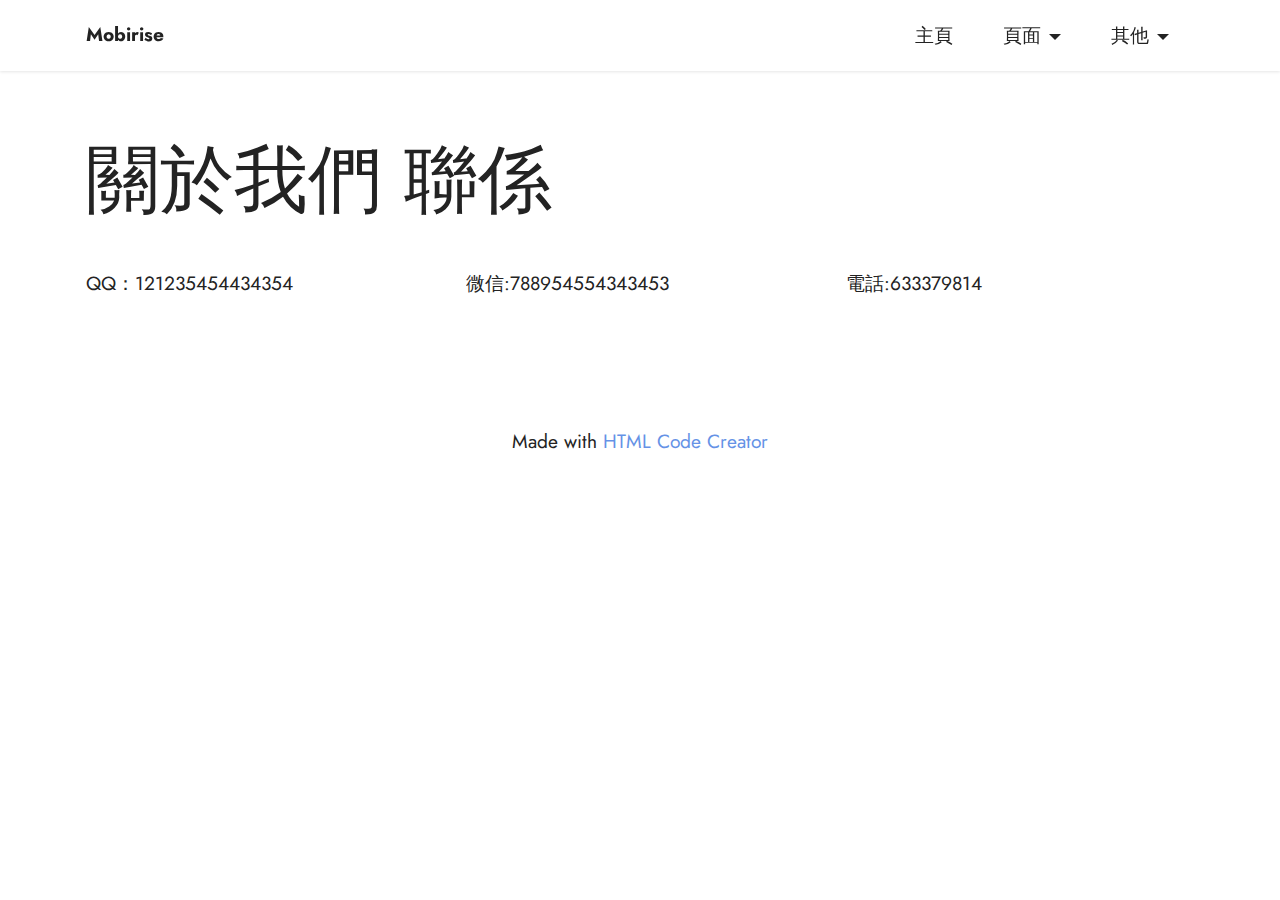
<file: page7.html>
<!DOCTYPE html>
<html  >
<head>
  <!-- Site made with Mobirise Website Builder v5.8.4, https://mobirise.com -->
  <meta charset="UTF-8">
  <meta http-equiv="X-UA-Compatible" content="IE=edge">
  <meta name="generator" content="Mobirise v5.8.4, mobirise.com">
  <meta name="viewport" content="width=device-width, initial-scale=1, minimum-scale=1">
  <link rel="shortcut icon" href="assets/images/logo.png" type="image/x-icon">
  <meta name="description" content="">
  
  
  <title>關於我們的聯係</title>
  <link rel="stylesheet" href="assets/web/assets/mobirise-icons2/mobirise2.css">
  <link rel="stylesheet" href="assets/bootstrap/css/bootstrap.min.css">
  <link rel="stylesheet" href="assets/bootstrap/css/bootstrap-grid.min.css">
  <link rel="stylesheet" href="assets/bootstrap/css/bootstrap-reboot.min.css">
  <link rel="stylesheet" href="assets/dropdown/css/style.css">
  <link rel="stylesheet" href="assets/socicon/css/styles.css">
  <link rel="stylesheet" href="assets/theme/css/style.css">
  <link rel="preload" href="https://fonts.googleapis.com/css?family=Jost:100,200,300,400,500,600,700,800,900,100i,200i,300i,400i,500i,600i,700i,800i,900i&display=swap" as="style" onload="this.onload=null;this.rel='stylesheet'">
  <noscript><link rel="stylesheet" href="https://fonts.googleapis.com/css?family=Jost:100,200,300,400,500,600,700,800,900,100i,200i,300i,400i,500i,600i,700i,800i,900i&display=swap"></noscript>
  <link rel="preload" as="style" href="assets/mobirise/css/mbr-additional.css"><link rel="stylesheet" href="assets/mobirise/css/mbr-additional.css" type="text/css">

  
  
  
</head>
<body>
  
  <section data-bs-version="5.1" class="menu menu1 cid-tGhT9MO1g8" once="menu" id="menu1-29">
    

    <nav class="navbar navbar-dropdown navbar-fixed-top navbar-expand-lg">
        <div class="container">
            <div class="navbar-brand">
                
                <span class="navbar-caption-wrap"><a class="navbar-caption text-black display-7" href="https://mobiri.se">Mobirise</a></span>
            </div>
            <button class="navbar-toggler" type="button" data-toggle="collapse" data-bs-toggle="collapse" data-target="#navbarSupportedContent" data-bs-target="#navbarSupportedContent" aria-controls="navbarNavAltMarkup" aria-expanded="false" aria-label="Toggle navigation">
                <div class="hamburger">
                    <span></span>
                    <span></span>
                    <span></span>
                    <span></span>
                </div>
            </button>
            <div class="collapse navbar-collapse" id="navbarSupportedContent">
                <ul class="navbar-nav nav-dropdown nav-right" data-app-modern-menu="true"><li class="nav-item"><a class="nav-link link text-black text-primary display-7" href="index.html#header19-l">主頁</a></li><li class="nav-item dropdown"><a class="nav-link link dropdown-toggle text-black display-7" href="https://mobiri.se" data-toggle="dropdown-submenu" data-bs-toggle="dropdown" data-bs-auto-close="outside" aria-expanded="false">頁面</a><div class="dropdown-menu" aria-labelledby="dropdown-980"><a class="dropdown-item text-black text-primary display-7" href="page1.html#content4-12">關於鄭觀應先生<br></a><a class="dropdown-item text-black text-primary display-7" href="page2.html#content4-18">關於盛世危言</a><a class="dropdown-item text-black text-primary display-7" href="page9.html#content5-2n">關於盛世危言 目錄</a><a class="dropdown-item text-black text-primary display-7" href="page11.html#content5-2x">關於盛世危言 影響</a><a class="dropdown-item text-black text-primary display-7" href="page10.html#content5-2s">關於盛世危言 出處</a><a class="dropdown-item text-black text-primary display-7" href="page3.html#content4-1a">關於鄭家大屋</a></div></li>
                    
                    <li class="nav-item dropdown"><a class="nav-link link text-black dropdown-toggle display-7" href="https://mobiri.se" data-toggle="dropdown-submenu" data-bs-toggle="dropdown" data-bs-auto-close="outside" aria-expanded="false">其他</a><div class="dropdown-menu" aria-labelledby="dropdown-267"><a class="text-black dropdown-item text-primary display-7" href="page8.html#content5-2g">鄭觀應公立學校</a><a class="text-black dropdown-item text-primary display-7" href="page5.html#content4-1g">關於我們&nbsp;</a><a class="text-black dropdown-item text-primary display-7" href="page6.html#content5-28">關於我們 分工</a><a class="text-black dropdown-item text-primary display-7" href="page7.html#content5-2a">關於我們 聯係</a></div>
                    </li></ul>
                
                
            </div>
        </div>
    </nav>
</section>

<section data-bs-version="5.1" class="content5 cid-tGhT9NhVtW" id="content5-2a">
    
    <div class="container">
        <div class="row justify-content-center">
            <div class="col-md-12 col-lg-12">
                
                
                <p class="mbr-text mbr-fonts-style display-1">關於我們 聯係</p>
            </div>
        </div>
    </div>
</section>

<section data-bs-version="5.1" class="features17 cid-tGhTmGlVow" id="features18-2d">

    

    
    
    <div class="container">
        
        <div class="row mt-4">
            <div class="col-12 col-md-6 col-lg-4">
                <div class="card-wrapper mb-4">
                    <div class="card-box align-left">
                        
                        <p class="mbr-text mbr-fonts-style mb-3 display-7">QQ：121235454434354</p><div class="link-wrap">
                                
                            </div>
                    </div>
                </div>
            </div>
            <div class="col-12 col-md-6 col-lg-4">
                <div class="card-wrapper mb-4">
                    <div class="card-box align-left">
                        
                        <p class="mbr-text mbr-fonts-style mb-3 display-7">微信:788954554343453</p><div class="link-wrap">
                                
                            </div>
                    </div>
                </div>
            </div>
            <div class="col-12 col-md-6 col-lg-4">
                <div class="card-wrapper mb-4">
                    <div class="card-box align-left">
                        
                        <p class="mbr-text mbr-fonts-style mb-3 display-7">電話:633379814</p><div class="link-wrap">
                                
                            </div>
                    </div>
                </div>
            </div>
            
        </div>
    </div>
</section><section class="display-7" style="padding: 0;align-items: center;justify-content: center;flex-wrap: wrap;    align-content: center;display: flex;position: relative;height: 4rem;"><a href="https://mobiri.se/2888951" style="flex: 1 1;height: 4rem;position: absolute;width: 100%;z-index: 1;"><img alt="" style="height: 4rem;" src="[data-uri]"></a><p style="margin: 0;text-align: center;" class="display-7">Made with  &#8204;</p><a style="z-index:1" href="https://mobirise.com/builder/html-code-generator.html">HTML Code Creator</a></section><script src="assets/bootstrap/js/bootstrap.bundle.min.js"></script>  <script src="assets/smoothscroll/smooth-scroll.js"></script>  <script src="assets/ytplayer/index.js"></script>  <script src="assets/dropdown/js/navbar-dropdown.js"></script>  <script src="assets/theme/js/script.js"></script>  
  
  
</body>
</html>
</file>
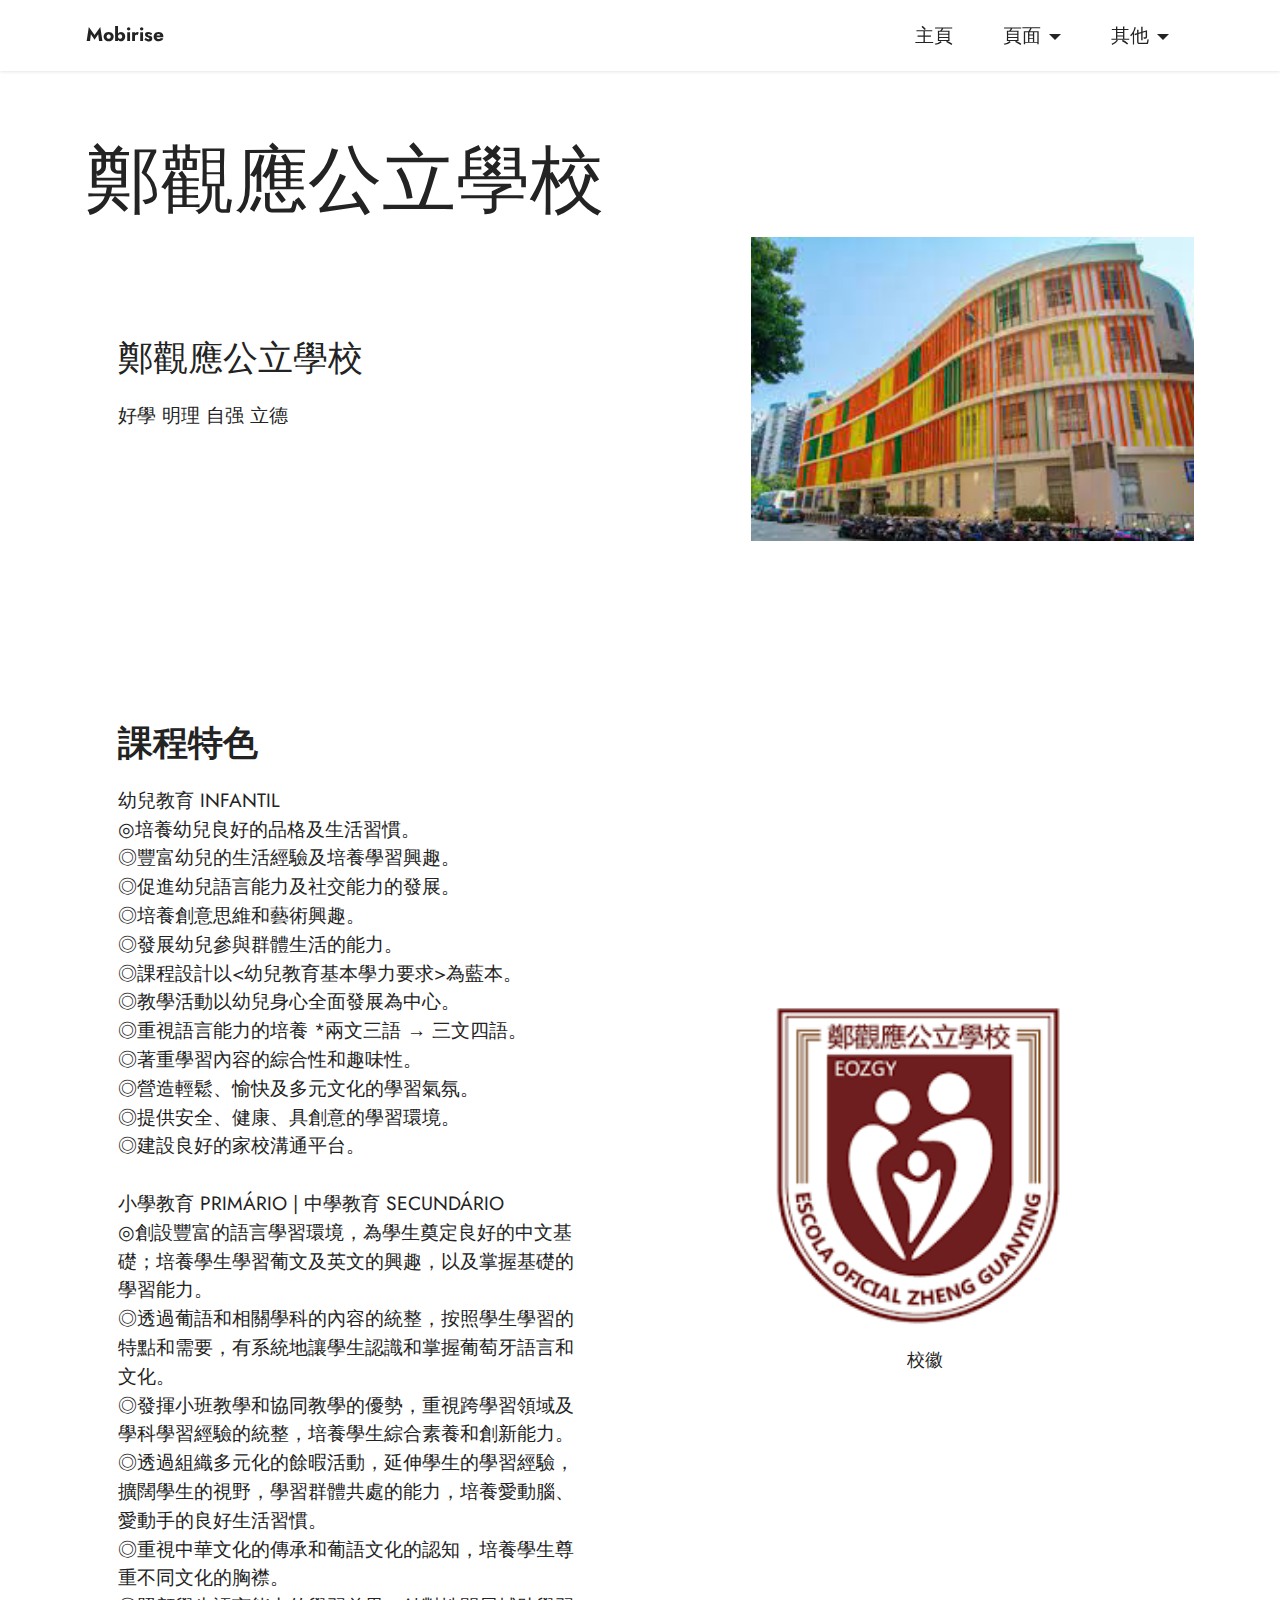
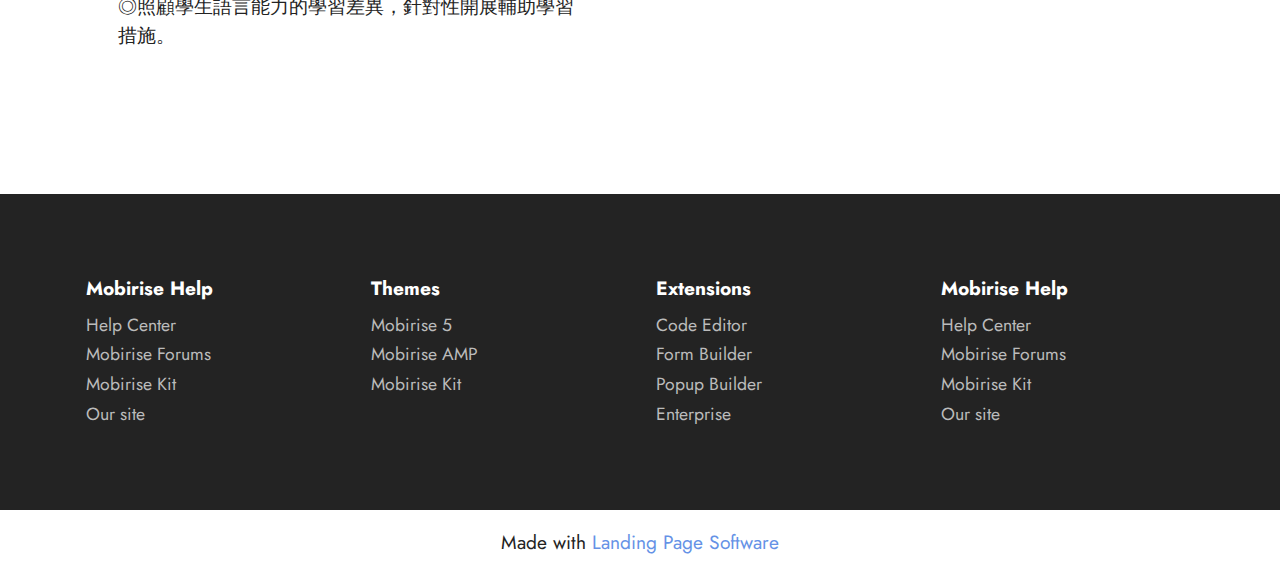
<file: page8.html>
<!DOCTYPE html>
<html  >
<head>
  <!-- Site made with Mobirise Website Builder v5.8.4, https://mobirise.com -->
  <meta charset="UTF-8">
  <meta http-equiv="X-UA-Compatible" content="IE=edge">
  <meta name="generator" content="Mobirise v5.8.4, mobirise.com">
  <meta name="viewport" content="width=device-width, initial-scale=1, minimum-scale=1">
  <link rel="shortcut icon" href="assets/images/logo.png" type="image/x-icon">
  <meta name="description" content="">
  
  
  <title>鄭觀應公立學校</title>
  <link rel="stylesheet" href="assets/bootstrap/css/bootstrap.min.css">
  <link rel="stylesheet" href="assets/bootstrap/css/bootstrap-grid.min.css">
  <link rel="stylesheet" href="assets/bootstrap/css/bootstrap-reboot.min.css">
  <link rel="stylesheet" href="assets/dropdown/css/style.css">
  <link rel="stylesheet" href="assets/socicon/css/styles.css">
  <link rel="stylesheet" href="assets/theme/css/style.css">
  <link rel="preload" href="https://fonts.googleapis.com/css?family=Jost:100,200,300,400,500,600,700,800,900,100i,200i,300i,400i,500i,600i,700i,800i,900i&display=swap" as="style" onload="this.onload=null;this.rel='stylesheet'">
  <noscript><link rel="stylesheet" href="https://fonts.googleapis.com/css?family=Jost:100,200,300,400,500,600,700,800,900,100i,200i,300i,400i,500i,600i,700i,800i,900i&display=swap"></noscript>
  <link rel="preload" as="style" href="assets/mobirise/css/mbr-additional.css"><link rel="stylesheet" href="assets/mobirise/css/mbr-additional.css" type="text/css">

  
  
  
</head>
<body>
  
  <section data-bs-version="5.1" class="menu menu1 cid-tGhUkE1uUC" once="menu" id="menu1-2f">
    

    <nav class="navbar navbar-dropdown navbar-fixed-top navbar-expand-lg">
        <div class="container">
            <div class="navbar-brand">
                
                <span class="navbar-caption-wrap"><a class="navbar-caption text-black display-7" href="https://mobiri.se">Mobirise</a></span>
            </div>
            <button class="navbar-toggler" type="button" data-toggle="collapse" data-bs-toggle="collapse" data-target="#navbarSupportedContent" data-bs-target="#navbarSupportedContent" aria-controls="navbarNavAltMarkup" aria-expanded="false" aria-label="Toggle navigation">
                <div class="hamburger">
                    <span></span>
                    <span></span>
                    <span></span>
                    <span></span>
                </div>
            </button>
            <div class="collapse navbar-collapse" id="navbarSupportedContent">
                <ul class="navbar-nav nav-dropdown nav-right" data-app-modern-menu="true"><li class="nav-item"><a class="nav-link link text-black text-primary display-7" href="index.html#header19-l">主頁</a></li><li class="nav-item dropdown"><a class="nav-link link dropdown-toggle text-black display-7" href="https://mobiri.se" data-toggle="dropdown-submenu" data-bs-toggle="dropdown" data-bs-auto-close="outside" aria-expanded="false">頁面</a><div class="dropdown-menu" aria-labelledby="dropdown-980"><a class="dropdown-item text-black text-primary display-7" href="page1.html#content4-12">關於鄭觀應先生<br></a><a class="dropdown-item text-black text-primary display-7" href="page2.html#content4-18">關於盛世危言</a><a class="dropdown-item text-black text-primary display-7" href="page9.html#content5-2n">關於盛世危言 目錄</a><a class="dropdown-item text-black text-primary display-7" href="page11.html#content5-2x">關於盛世危言 影響</a><a class="dropdown-item text-black text-primary display-7" href="page10.html#content5-2s">關於盛世危言 出處</a><a class="dropdown-item text-black text-primary display-7" href="page3.html#content4-1a">關於鄭家大屋</a></div></li>
                    
                    <li class="nav-item dropdown"><a class="nav-link link text-black dropdown-toggle display-7" href="https://mobiri.se" data-toggle="dropdown-submenu" data-bs-toggle="dropdown" data-bs-auto-close="outside" aria-expanded="false">其他</a><div class="dropdown-menu" aria-labelledby="dropdown-267"><a class="text-black dropdown-item text-primary display-7" href="page8.html#content5-2g">鄭觀應公立學校</a><a class="text-black dropdown-item text-primary display-7" href="page5.html#content4-1g">關於我們&nbsp;</a><a class="text-black dropdown-item text-primary display-7" href="page6.html#content5-28">關於我們 分工</a><a class="text-black dropdown-item text-primary display-7" href="page7.html#content5-2a">關於我們 聯係</a></div>
                    </li></ul>
                
                
            </div>
        </div>
    </nav>
</section>

<section data-bs-version="5.1" class="content5 cid-tGhUkExCvh" id="content5-2g">
    
    <div class="container">
        <div class="row justify-content-center">
            <div class="col-md-12 col-lg-12">
                
                
                <p class="mbr-text mbr-fonts-style display-1">鄭觀應公立學校</p>
            </div>
        </div>
    </div>
</section>

<section data-bs-version="5.1" class="image2 cid-tGhUHui1qi" id="image2-2j">
    

    
    

    <div class="container">
        <div class="row align-items-center">
            <div class="col-12 col-lg-5">
                <div class="image-wrapper">
                    <img src="assets/images/download-271x186.jpg" alt="Mobirise Website Builder">
                    
                </div>
            </div>
            <div class="col-12 col-lg">
                <div class="text-wrapper">
                    <h3 class="mbr-section-title mbr-fonts-style mb-3 display-5">鄭觀應公立學校</h3>
                    <p class="mbr-text mbr-fonts-style display-7">好學 明理 自强 立德</p>
                </div>
            </div>
        </div>
    </div>
</section>

<section data-bs-version="5.1" class="image2 cid-tGhV61recI" id="image2-2l">
    

    
    

    <div class="container">
        <div class="row align-items-center">
            <div class="col-12 col-lg-6">
                <div class="image-wrapper">
                    <img src="assets/images/download-280x180.png" alt="Mobirise Website Builder">
                    <p class="mbr-description mbr-fonts-style mt-2 align-center display-4">校徽</p>
                </div>
            </div>
            <div class="col-12 col-lg">
                <div class="text-wrapper">
                    <h3 class="mbr-section-title mbr-fonts-style mb-3 display-5"><strong>課程特色</strong></h3>
                    <p class="mbr-text mbr-fonts-style display-7">幼兒教育  INFANTIL
<br>◎培養幼兒良好的品格及生活習慣。
<br>◎豐富幼兒的生活經驗及培養學習興趣。
<br>◎促進幼兒語言能力及社交能力的發展。
<br>◎培養創意思維和藝術興趣。
<br>◎發展幼兒參與群體生活的能力。
<br>◎課程設計以&lt;幼兒教育基本學力要求&gt;為藍本。
<br>◎教學活動以幼兒身心全面發展為中心。
<br>◎重視語言能力的培養 *兩文三語 → 三文四語。
<br>◎著重學習內容的綜合性和趣味性。
<br>◎營造輕鬆、愉快及多元文化的學習氣氛。
<br>◎提供安全、健康、具創意的學習環境。
<br>◎建設良好的家校溝通平台。
<br>
<br>小學教育 PRIMÁRIO | 中學教育 SECUNDÁRIO
<br>◎創設豐富的語言學習環境，為學生奠定良好的中文基礎；培養學生學習葡文及英文的興趣，以及掌握基礎的學習能力。
<br>◎透過葡語和相關學科的內容的統整，按照學生學習的特點和需要，有系統地讓學生認識和掌握葡萄牙語言和文化。
<br>◎發揮小班教學和協同教學的優勢，重視跨學習領域及學科學習經驗的統整，培養學生綜合素養和創新能力。
<br>◎透過組織多元化的餘暇活動，延伸學生的學習經驗，擴闊學生的視野，學習群體共處的能力，培養愛動腦、愛動手的良好生活習慣。
<br>◎重視中華文化的傳承和葡語文化的認知，培養學生尊重不同文化的胸襟。
<br>◎照顧學生語言能力的學習差異，針對性開展輔助學習措施。</p>
                </div>
            </div>
        </div>
    </div>
</section>

<section data-bs-version="5.1" class="footer2 cid-tGhUkFnDi5" once="footers" id="footer2-2i">

    

    
    
    <div class="container">
        <div class="row mbr-white">
            <div class="col-6 col-md-4 col-lg-3">
                <h5 class="mbr-section-subtitle mbr-fonts-style mb-2 display-7">
                    <strong>Mobirise Help</strong>
                </h5>
                <ul class="list mbr-fonts-style display-4">
                    <li class="mbr-text item-wrap">Help Center</li>
                    <li class="mbr-text item-wrap">Mobirise Forums</li>
                    <li class="mbr-text item-wrap">Mobirise Kit</li>
                    <li class="mbr-text item-wrap">Our site</li>
                </ul>
            </div>
            <div class="col-6 col-md-4 col-lg-3">
                <h5 class="mbr-section-subtitle mbr-fonts-style mb-2 display-7">
                    <strong>Themes</strong>
                </h5>
                <ul class="list mbr-fonts-style display-4">
                    <li class="mbr-text item-wrap">Mobirise 5</li>
                    <li class="mbr-text item-wrap">Mobirise AMP</li>
                    <li class="mbr-text item-wrap">Mobirise Kit</li>
                </ul>
            </div>
            <div class="col-6 col-md-4 col-lg-3">
                <h5 class="mbr-section-subtitle mbr-fonts-style mb-2 display-7">
                    <strong>Extensions</strong>
                </h5>
                <ul class="list mbr-fonts-style display-4">
                    <li class="mbr-text item-wrap">Code Editor</li>
                    <li class="mbr-text item-wrap">Form Builder</li>
                    <li class="mbr-text item-wrap">Popup Builder</li>
                    <li class="mbr-text item-wrap">Enterprise</li>
                </ul>
            </div>
            <div class="col-6 col-md-4 col-lg-3">
                <h5 class="mbr-section-subtitle mbr-fonts-style mb-2 display-7">
                    <strong>Mobirise Help</strong>
                </h5>
                <ul class="list mbr-fonts-style display-4">
                    <li class="mbr-text item-wrap">Help Center</li>
                    <li class="mbr-text item-wrap">Mobirise Forums</li>
                    <li class="mbr-text item-wrap">Mobirise Kit</li>
                    <li class="mbr-text item-wrap">Our site</li>
                </ul>
            </div>
            
        </div>
    </div>
</section><section class="display-7" style="padding: 0;align-items: center;justify-content: center;flex-wrap: wrap;    align-content: center;display: flex;position: relative;height: 4rem;"><a href="https://mobiri.se/2888951" style="flex: 1 1;height: 4rem;position: absolute;width: 100%;z-index: 1;"><img alt="" style="height: 4rem;" src="[data-uri]"></a><p style="margin: 0;text-align: center;" class="display-7">Made with &#8204;</p><a style="z-index:1" href="https://mobirise.com/builder/landing-page-software.html">Landing Page Software</a></section><script src="assets/bootstrap/js/bootstrap.bundle.min.js"></script>  <script src="assets/smoothscroll/smooth-scroll.js"></script>  <script src="assets/ytplayer/index.js"></script>  <script src="assets/dropdown/js/navbar-dropdown.js"></script>  <script src="assets/theme/js/script.js"></script>  
  
  
</body>
</html>
</file>
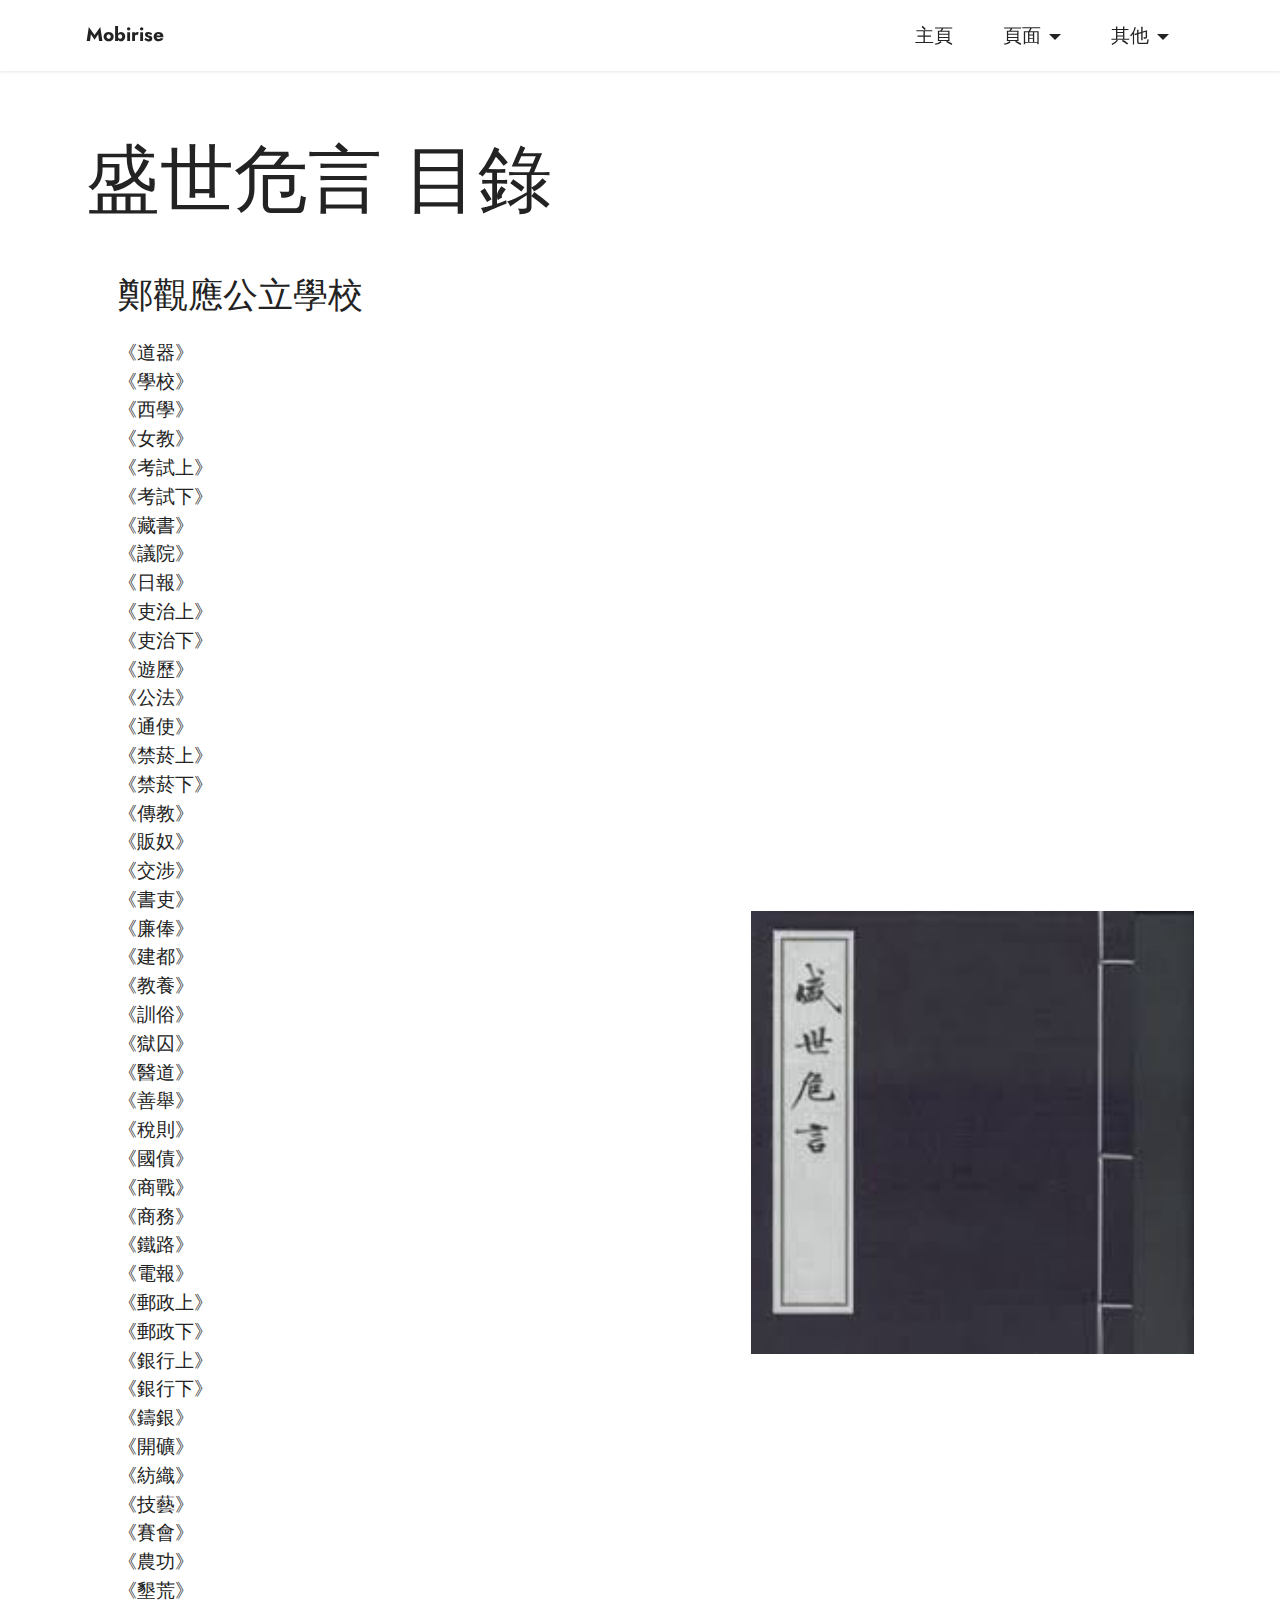
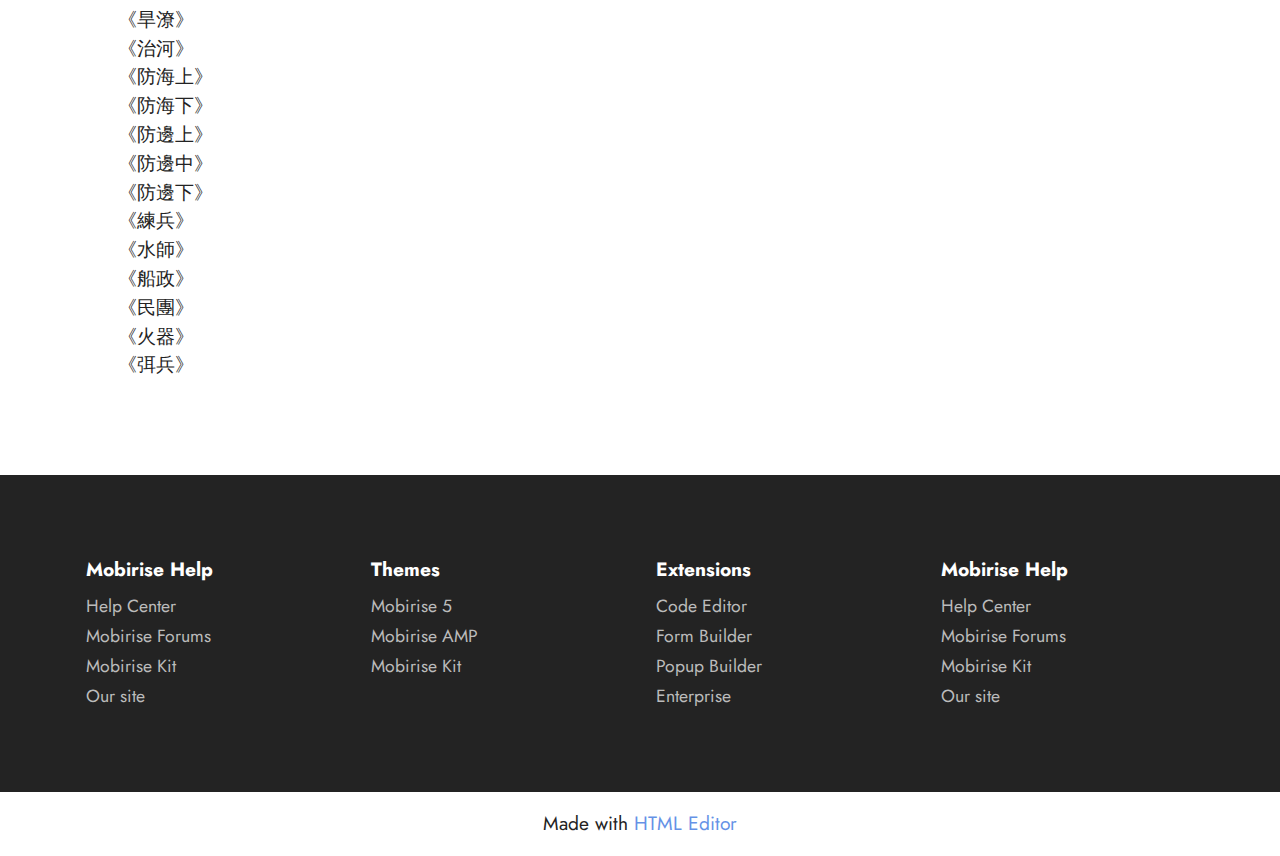
<file: page9.html>
<!DOCTYPE html>
<html  >
<head>
  <!-- Site made with Mobirise Website Builder v5.8.4, https://mobirise.com -->
  <meta charset="UTF-8">
  <meta http-equiv="X-UA-Compatible" content="IE=edge">
  <meta name="generator" content="Mobirise v5.8.4, mobirise.com">
  <meta name="viewport" content="width=device-width, initial-scale=1, minimum-scale=1">
  <link rel="shortcut icon" href="assets/images/logo.png" type="image/x-icon">
  <meta name="description" content="">
  
  
  <title>盛世危言 目錄</title>
  <link rel="stylesheet" href="assets/bootstrap/css/bootstrap.min.css">
  <link rel="stylesheet" href="assets/bootstrap/css/bootstrap-grid.min.css">
  <link rel="stylesheet" href="assets/bootstrap/css/bootstrap-reboot.min.css">
  <link rel="stylesheet" href="assets/dropdown/css/style.css">
  <link rel="stylesheet" href="assets/socicon/css/styles.css">
  <link rel="stylesheet" href="assets/theme/css/style.css">
  <link rel="preload" href="https://fonts.googleapis.com/css?family=Jost:100,200,300,400,500,600,700,800,900,100i,200i,300i,400i,500i,600i,700i,800i,900i&display=swap" as="style" onload="this.onload=null;this.rel='stylesheet'">
  <noscript><link rel="stylesheet" href="https://fonts.googleapis.com/css?family=Jost:100,200,300,400,500,600,700,800,900,100i,200i,300i,400i,500i,600i,700i,800i,900i&display=swap"></noscript>
  <link rel="preload" as="style" href="assets/mobirise/css/mbr-additional.css"><link rel="stylesheet" href="assets/mobirise/css/mbr-additional.css" type="text/css">

  
  
  
</head>
<body>
  
  <section data-bs-version="5.1" class="menu menu1 cid-tGhWswWUlC" once="menu" id="menu1-2m">
    

    <nav class="navbar navbar-dropdown navbar-fixed-top navbar-expand-lg">
        <div class="container">
            <div class="navbar-brand">
                
                <span class="navbar-caption-wrap"><a class="navbar-caption text-black display-7" href="https://mobiri.se">Mobirise</a></span>
            </div>
            <button class="navbar-toggler" type="button" data-toggle="collapse" data-bs-toggle="collapse" data-target="#navbarSupportedContent" data-bs-target="#navbarSupportedContent" aria-controls="navbarNavAltMarkup" aria-expanded="false" aria-label="Toggle navigation">
                <div class="hamburger">
                    <span></span>
                    <span></span>
                    <span></span>
                    <span></span>
                </div>
            </button>
            <div class="collapse navbar-collapse" id="navbarSupportedContent">
                <ul class="navbar-nav nav-dropdown nav-right" data-app-modern-menu="true"><li class="nav-item"><a class="nav-link link text-black text-primary display-7" href="index.html#header19-l">主頁</a></li><li class="nav-item dropdown"><a class="nav-link link dropdown-toggle text-black display-7" href="https://mobiri.se" data-toggle="dropdown-submenu" data-bs-toggle="dropdown" data-bs-auto-close="outside" aria-expanded="false">頁面</a><div class="dropdown-menu" aria-labelledby="dropdown-980"><a class="dropdown-item text-black text-primary display-7" href="page1.html#content4-12">關於鄭觀應先生<br></a><a class="dropdown-item text-black text-primary display-7" href="page2.html#content4-18">關於盛世危言</a><a class="dropdown-item text-black text-primary display-7" href="page9.html#content5-2n">關於盛世危言 目錄</a><a class="dropdown-item text-black text-primary display-7" href="page11.html#content5-2x">關於盛世危言 影響</a><a class="dropdown-item text-black text-primary display-7" href="page10.html#content5-2s">關於盛世危言 出處</a><a class="dropdown-item text-black text-primary display-7" href="page3.html#content4-1a">關於鄭家大屋</a></div></li>
                    
                    <li class="nav-item dropdown"><a class="nav-link link text-black dropdown-toggle display-7" href="https://mobiri.se" data-toggle="dropdown-submenu" data-bs-toggle="dropdown" data-bs-auto-close="outside" aria-expanded="false">其他</a><div class="dropdown-menu" aria-labelledby="dropdown-267"><a class="text-black dropdown-item text-primary display-7" href="page8.html#content5-2g">鄭觀應公立學校</a><a class="text-black dropdown-item text-primary display-7" href="page5.html#content4-1g">關於我們&nbsp;</a><a class="text-black dropdown-item text-primary display-7" href="page6.html#content5-28">關於我們 分工</a><a class="text-black dropdown-item text-primary display-7" href="page7.html#content5-2a">關於我們 聯係</a></div>
                    </li></ul>
                
                
            </div>
        </div>
    </nav>
</section>

<section data-bs-version="5.1" class="content5 cid-tGhWsxyWRM" id="content5-2n">
    
    <div class="container">
        <div class="row justify-content-center">
            <div class="col-md-12 col-lg-12">
                
                
                <p class="mbr-text mbr-fonts-style display-1">盛世危言 目錄</p>
            </div>
        </div>
    </div>
</section>

<section data-bs-version="5.1" class="image2 cid-tGhWsxU2qF" id="image2-2o">
    

    
    

    <div class="container">
        <div class="row align-items-center">
            <div class="col-12 col-lg-5">
                <div class="image-wrapper">
                    <img src="assets/images/images-225x225.jpg" alt="Mobirise Website Builder">
                    
                </div>
            </div>
            <div class="col-12 col-lg">
                <div class="text-wrapper">
                    <h3 class="mbr-section-title mbr-fonts-style mb-3 display-5">鄭觀應公立學校</h3>
                    <p class="mbr-text mbr-fonts-style display-7">《道器》
<br>《學校》
<br>《西學》
<br>《女教》
<br>《考試上》
<br>《考試下》
<br>《藏書》
<br>《議院》
<br>《日報》
<br>《吏治上》
<br>《吏治下》
<br>《遊歷》
<br>《公法》
<br>《通使》
<br>《禁菸上》
<br>《禁菸下》
<br>《傳教》
<br>《販奴》
<br>《交涉》
<br>《書吏》
<br>《廉俸》
<br>《建都》
<br>《教養》
<br>《訓俗》
<br>《獄囚》
<br>《醫道》
<br>《善舉》
<br>《稅則》
<br>《國債》
<br>《商戰》
<br>《商務》
<br>《鐵路》
<br>《電報》
<br>《郵政上》
<br>《郵政下》
<br>《銀行上》
<br>《銀行下》
<br>《鑄銀》
<br>《開礦》
<br>《紡織》
<br>《技藝》
<br>《賽會》
<br>《農功》
<br>《墾荒》
<br>《旱潦》
<br>《治河》
<br>《防海上》
<br>《防海下》
<br>《防邊上》
<br>《防邊中》
<br>《防邊下》
<br>《練兵》
<br>《水師》
<br>《船政》
<br>《民團》
<br>《火器》
<br>《弭兵》</p>
                </div>
            </div>
        </div>
    </div>
</section>

<section data-bs-version="5.1" class="footer2 cid-tGhWszbHk8" once="footers" id="footer2-2q">

    

    
    
    <div class="container">
        <div class="row mbr-white">
            <div class="col-6 col-md-4 col-lg-3">
                <h5 class="mbr-section-subtitle mbr-fonts-style mb-2 display-7">
                    <strong>Mobirise Help</strong>
                </h5>
                <ul class="list mbr-fonts-style display-4">
                    <li class="mbr-text item-wrap">Help Center</li>
                    <li class="mbr-text item-wrap">Mobirise Forums</li>
                    <li class="mbr-text item-wrap">Mobirise Kit</li>
                    <li class="mbr-text item-wrap">Our site</li>
                </ul>
            </div>
            <div class="col-6 col-md-4 col-lg-3">
                <h5 class="mbr-section-subtitle mbr-fonts-style mb-2 display-7">
                    <strong>Themes</strong>
                </h5>
                <ul class="list mbr-fonts-style display-4">
                    <li class="mbr-text item-wrap">Mobirise 5</li>
                    <li class="mbr-text item-wrap">Mobirise AMP</li>
                    <li class="mbr-text item-wrap">Mobirise Kit</li>
                </ul>
            </div>
            <div class="col-6 col-md-4 col-lg-3">
                <h5 class="mbr-section-subtitle mbr-fonts-style mb-2 display-7">
                    <strong>Extensions</strong>
                </h5>
                <ul class="list mbr-fonts-style display-4">
                    <li class="mbr-text item-wrap">Code Editor</li>
                    <li class="mbr-text item-wrap">Form Builder</li>
                    <li class="mbr-text item-wrap">Popup Builder</li>
                    <li class="mbr-text item-wrap">Enterprise</li>
                </ul>
            </div>
            <div class="col-6 col-md-4 col-lg-3">
                <h5 class="mbr-section-subtitle mbr-fonts-style mb-2 display-7">
                    <strong>Mobirise Help</strong>
                </h5>
                <ul class="list mbr-fonts-style display-4">
                    <li class="mbr-text item-wrap">Help Center</li>
                    <li class="mbr-text item-wrap">Mobirise Forums</li>
                    <li class="mbr-text item-wrap">Mobirise Kit</li>
                    <li class="mbr-text item-wrap">Our site</li>
                </ul>
            </div>
            
        </div>
    </div>
</section><section class="display-7" style="padding: 0;align-items: center;justify-content: center;flex-wrap: wrap;    align-content: center;display: flex;position: relative;height: 4rem;"><a href="https://mobiri.se/2888951" style="flex: 1 1;height: 4rem;position: absolute;width: 100%;z-index: 1;"><img alt="" style="height: 4rem;" src="[data-uri]"></a><p style="margin: 0;text-align: center;" class="display-7">Made with &#8204;</p><a style="z-index:1" href="https://mobirise.com/html-editor.html">HTML Editor</a></section><script src="assets/bootstrap/js/bootstrap.bundle.min.js"></script>  <script src="assets/smoothscroll/smooth-scroll.js"></script>  <script src="assets/ytplayer/index.js"></script>  <script src="assets/dropdown/js/navbar-dropdown.js"></script>  <script src="assets/theme/js/script.js"></script>  
  
  
</body>
</html>
</file>
<file: assets/web/assets/mobirise-icons2/mobirise2.css>
@font-face {
  font-family: 'Moririse2';
  font-display: swap;
  src:  url('mobirise2.eot?f2bix4');
  src:  url('mobirise2.eot?f2bix4#iefix') format('embedded-opentype'),
    url('mobirise2.ttf?f2bix4') format('truetype'),
    url('mobirise2.woff?f2bix4') format('woff'),
    url('mobirise2.svg?f2bix4#mobirise2') format('svg');
  font-weight: normal;
  font-style: normal;
}

[class^="mobi-"], [class*=" mobi-"] {
  /* use !important to prevent issues with browser extensions that change fonts */
  font-family: 'Moririse2' !important;
  speak: none;
  font-style: normal;
  font-weight: normal;
  font-variant: normal;
  text-transform: none;
  line-height: 1;

  /* Better Font Rendering =========== */
  -webkit-font-smoothing: antialiased;
  -moz-osx-font-smoothing: grayscale;
}

.mobi-mbri-add-submenu:before {
  content: "\e900";
}
.mobi-mbri-alert:before {
  content: "\e901";
}
.mobi-mbri-align-center:before {
  content: "\e902";
}
.mobi-mbri-align-justify:before {
  content: "\e903";
}
.mobi-mbri-align-left:before {
  content: "\e904";
}
.mobi-mbri-align-right:before {
  content: "\e905";
}
.mobi-mbri-android:before {
  content: "\e906";
}
.mobi-mbri-apple:before {
  content: "\e907";
}
.mobi-mbri-arrow-down:before {
  content: "\e908";
}
.mobi-mbri-arrow-next:before {
  content: "\e909";
}
.mobi-mbri-arrow-prev:before {
  content: "\e90a";
}
.mobi-mbri-arrow-up:before {
  content: "\e90b";
}
.mobi-mbri-bold:before {
  content: "\e90c";
}
.mobi-mbri-bookmark:before {
  content: "\e90d";
}
.mobi-mbri-bootstrap:before {
  content: "\e90e";
}
.mobi-mbri-briefcase:before {
  content: "\e90f";
}
.mobi-mbri-browse:before {
  content: "\e910";
}
.mobi-mbri-bulleted-list:before {
  content: "\e911";
}
.mobi-mbri-calendar:before {
  content: "\e912";
}
.mobi-mbri-camera:before {
  content: "\e913";
}
.mobi-mbri-cart-add:before {
  content: "\e914";
}
.mobi-mbri-cart-full:before {
  content: "\e915";
}
.mobi-mbri-cash:before {
  content: "\e916";
}
.mobi-mbri-change-style:before {
  content: "\e917";
}
.mobi-mbri-chat:before {
  content: "\e918";
}
.mobi-mbri-clock:before {
  content: "\e919";
}
.mobi-mbri-close:before {
  content: "\e91a";
}
.mobi-mbri-cloud:before {
  content: "\e91b";
}
.mobi-mbri-code:before {
  content: "\e91c";
}
.mobi-mbri-contact-form:before {
  content: "\e91d";
}
.mobi-mbri-credit-card:before {
  content: "\e91e";
}
.mobi-mbri-cursor-click:before {
  content: "\e91f";
}
.mobi-mbri-cust-feedback:before {
  content: "\e920";
}
.mobi-mbri-database:before {
  content: "\e921";
}
.mobi-mbri-delivery:before {
  content: "\e922";
}
.mobi-mbri-desktop:before {
  content: "\e923";
}
.mobi-mbri-devices:before {
  content: "\e924";
}
.mobi-mbri-down:before {
  content: "\e925";
}
.mobi-mbri-download-2:before {
  content: "\e926";
}
.mobi-mbri-download:before {
  content: "\e927";
}
.mobi-mbri-drag-n-drop-2:before {
  content: "\e928";
}
.mobi-mbri-drag-n-drop:before {
  content: "\e929";
}
.mobi-mbri-edit-2:before {
  content: "\e92a";
}
.mobi-mbri-edit:before {
  content: "\e92b";
}
.mobi-mbri-error:before {
  content: "\e92c";
}
.mobi-mbri-extension:before {
  content: "\e92d";
}
.mobi-mbri-features:before {
  content: "\e92e";
}
.mobi-mbri-file:before {
  content: "\e92f";
}
.mobi-mbri-flag:before {
  content: "\e930";
}
.mobi-mbri-folder:before {
  content: "\e931";
}
.mobi-mbri-gift:before {
  content: "\e932";
}
.mobi-mbri-github:before {
  content: "\e933";
}
.mobi-mbri-globe-2:before {
  content: "\e934";
}
.mobi-mbri-globe:before {
  content: "\e935";
}
.mobi-mbri-growing-chart:before {
  content: "\e936";
}
.mobi-mbri-hearth:before {
  content: "\e937";
}
.mobi-mbri-help:before {
  content: "\e938";
}
.mobi-mbri-home:before {
  content: "\e939";
}
.mobi-mbri-hot-cup:before {
  content: "\e93a";
}
.mobi-mbri-idea:before {
  content: "\e93b";
}
.mobi-mbri-image-gallery:before {
  content: "\e93c";
}
.mobi-mbri-image-slider:before {
  content: "\e93d";
}
.mobi-mbri-info:before {
  content: "\e93e";
}
.mobi-mbri-italic:before {
  content: "\e93f";
}
.mobi-mbri-key:before {
  content: "\e940";
}
.mobi-mbri-laptop:before {
  content: "\e941";
}
.mobi-mbri-layers:before {
  content: "\e942";
}
.mobi-mbri-left-right:before {
  content: "\e943";
}
.mobi-mbri-left:before {
  content: "\e944";
}
.mobi-mbri-letter:before {
  content: "\e945";
}
.mobi-mbri-like:before {
  content: "\e946";
}
.mobi-mbri-link:before {
  content: "\e947";
}
.mobi-mbri-lock:before {
  content: "\e948";
}
.mobi-mbri-login:before {
  content: "\e949";
}
.mobi-mbri-logout:before {
  content: "\e94a";
}
.mobi-mbri-magic-stick:before {
  content: "\e94b";
}
.mobi-mbri-map-pin:before {
  content: "\e94c";
}
.mobi-mbri-menu:before {
  content: "\e94d";
}
.mobi-mbri-mobile-2:before {
  content: "\e94e";
}
.mobi-mbri-mobile-horizontal:before {
  content: "\e94f";
}
.mobi-mbri-mobile:before {
  content: "\e950";
}
.mobi-mbri-mobirise:before {
  content: "\e951";
}
.mobi-mbri-more-horizontal:before {
  content: "\e952";
}
.mobi-mbri-more-vertical:before {
  content: "\e953";
}
.mobi-mbri-music:before {
  content: "\e954";
}
.mobi-mbri-new-file:before {
  content: "\e955";
}
.mobi-mbri-numbered-list:before {
  content: "\e956";
}
.mobi-mbri-opened-folder:before {
  content: "\e957";
}
.mobi-mbri-pages:before {
  content: "\e958";
}
.mobi-mbri-paper-plane:before {
  content: "\e959";
}
.mobi-mbri-paperclip:before {
  content: "\e95a";
}
.mobi-mbri-phone:before {
  content: "\e95b";
}
.mobi-mbri-photo:before {
  content: "\e95c";
}
.mobi-mbri-photos:before {
  content: "\e95d";
}
.mobi-mbri-pin:before {
  content: "\e95e";
}
.mobi-mbri-play:before {
  content: "\e95f";
}
.mobi-mbri-plus:before {
  content: "\e960";
}
.mobi-mbri-preview:before {
  content: "\e961";
}
.mobi-mbri-print:before {
  content: "\e962";
}
.mobi-mbri-protect:before {
  content: "\e963";
}
.mobi-mbri-question:before {
  content: "\e964";
}
.mobi-mbri-quote-left:before {
  content: "\e965";
}
.mobi-mbri-quote-right:before {
  content: "\e966";
}
.mobi-mbri-redo:before {
  content: "\e967";
}
.mobi-mbri-refresh:before {
  content: "\e968";
}
.mobi-mbri-responsive-2:before {
  content: "\e969";
}
.mobi-mbri-responsive:before {
  content: "\e96a";
}
.mobi-mbri-right:before {
  content: "\e96b";
}
.mobi-mbri-rocket:before {
  content: "\e96c";
}
.mobi-mbri-sad-face:before {
  content: "\e96d";
}
.mobi-mbri-sale:before {
  content: "\e96e";
}
.mobi-mbri-save:before {
  content: "\e96f";
}
.mobi-mbri-search:before {
  content: "\e970";
}
.mobi-mbri-setting-2:before {
  content: "\e971";
}
.mobi-mbri-setting-3:before {
  content: "\e972";
}
.mobi-mbri-setting:before {
  content: "\e973";
}
.mobi-mbri-share:before {
  content: "\e974";
}
.mobi-mbri-shopping-bag:before {
  content: "\e975";
}
.mobi-mbri-shopping-basket:before {
  content: "\e976";
}
.mobi-mbri-shopping-cart:before {
  content: "\e977";
}
.mobi-mbri-sites:before {
  content: "\e978";
}
.mobi-mbri-smile-face:before {
  content: "\e979";
}
.mobi-mbri-speed:before {
  content: "\e97a";
}
.mobi-mbri-star:before {
  content: "\e97b";
}
.mobi-mbri-success:before {
  content: "\e97c";
}
.mobi-mbri-sun:before {
  content: "\e97d";
}
.mobi-mbri-sun2:before {
  content: "\e97e";
}
.mobi-mbri-tablet-vertical:before {
  content: "\e97f";
}
.mobi-mbri-tablet:before {
  content: "\e980";
}
.mobi-mbri-target:before {
  content: "\e981";
}
.mobi-mbri-timer:before {
  content: "\e982";
}
.mobi-mbri-to-ftp:before {
  content: "\e983";
}
.mobi-mbri-to-local-drive:before {
  content: "\e984";
}
.mobi-mbri-touch-swipe:before {
  content: "\e985";
}
.mobi-mbri-touch:before {
  content: "\e986";
}
.mobi-mbri-trash:before {
  content: "\e987";
}
.mobi-mbri-underline:before {
  content: "\e988";
}
.mobi-mbri-undo:before {
  content: "\e989";
}
.mobi-mbri-unlink:before {
  content: "\e98a";
}
.mobi-mbri-unlock:before {
  content: "\e98b";
}
.mobi-mbri-up-down:before {
  content: "\e98c";
}
.mobi-mbri-up:before {
  content: "\e98d";
}
.mobi-mbri-update:before {
  content: "\e98e";
}
.mobi-mbri-upload-2:before {
  content: "\e98f";
}
.mobi-mbri-upload:before {
  content: "\e990";
}
.mobi-mbri-user-2:before {
  content: "\e991";
}
.mobi-mbri-user:before {
  content: "\e992";
}
.mobi-mbri-users:before {
  content: "\e993";
}
.mobi-mbri-video-play:before {
  content: "\e994";
}
.mobi-mbri-video:before {
  content: "\e995";
}
.mobi-mbri-watch:before {
  content: "\e996";
}
.mobi-mbri-website-theme-2:before {
  content: "\e997";
}
.mobi-mbri-website-theme:before {
  content: "\e998";
}
.mobi-mbri-wifi:before {
  content: "\e999";
}
.mobi-mbri-windows:before {
  content: "\e99a";
}
.mobi-mbri-zoom-in:before {
  content: "\e99b";
}
.mobi-mbri-zoom-out:before {
  content: "\e99c";
}
</file>
<file: assets/dropdown/css/style.css>
.navbar-dropdown {
  left: 0;
  padding: 0;
  position: absolute;
  right: 0;
  top: 0;
  transition: all 0.45s ease;
  z-index: 1030;
  background: #282828; }
  .navbar-dropdown .navbar-logo {
    margin-right: 0.8rem;
    transition: margin 0.3s ease-in-out;
    vertical-align: middle; }
    .navbar-dropdown .navbar-logo img {
      height: 3.125rem;
      transition: all 0.3s ease-in-out; }
    .navbar-dropdown .navbar-logo.mbr-iconfont {
      font-size: 3.125rem;
      line-height: 3.125rem; }
  .navbar-dropdown .navbar-caption {
    font-weight: 700;
    white-space: normal;
    vertical-align: -4px;
    line-height: 3.125rem !important; }
    .navbar-dropdown .navbar-caption, .navbar-dropdown .navbar-caption:hover {
      color: inherit;
      text-decoration: none; }
  .navbar-dropdown .mbr-iconfont + .navbar-caption {
    vertical-align: -1px; }
  .navbar-dropdown.navbar-fixed-top {
    position: fixed; }
  .navbar-dropdown .navbar-brand span {
    vertical-align: -4px; }
  .navbar-dropdown.bg-color.transparent {
    background: none; }
  .navbar-dropdown.navbar-short .navbar-brand {
    padding: 0.625rem 0; }
    .navbar-dropdown.navbar-short .navbar-brand span {
      vertical-align: -1px; }
  .navbar-dropdown.navbar-short .navbar-caption {
    line-height: 2.375rem !important;
    vertical-align: -2px; }
  .navbar-dropdown.navbar-short .navbar-logo {
    margin-right: 0.5rem; }
    .navbar-dropdown.navbar-short .navbar-logo img {
      height: 2.375rem; }
    .navbar-dropdown.navbar-short .navbar-logo.mbr-iconfont {
      font-size: 2.375rem;
      line-height: 2.375rem; }
  .navbar-dropdown.navbar-short .mbr-table-cell {
    height: 3.625rem; }
  .navbar-dropdown .navbar-close {
    left: 0.6875rem;
    position: fixed;
    top: 0.75rem;
    z-index: 1000; }
  .navbar-dropdown .hamburger-icon {
    content: "";
    display: inline-block;
    vertical-align: middle;
    width: 16px;
    -webkit-box-shadow: 0 -6px 0 1px #282828,0 0 0 1px #282828,0 6px 0 1px #282828;
    -moz-box-shadow: 0 -6px 0 1px #282828,0 0 0 1px #282828,0 6px 0 1px #282828;
    box-shadow: 0 -6px 0 1px #282828,0 0 0 1px #282828,0 6px 0 1px #282828; }

.dropdown-menu .dropdown-toggle[data-toggle="dropdown-submenu"]::after {
  border-bottom: 0.35em solid transparent;
  border-left: 0.35em solid;
  border-right: 0;
  border-top: 0.35em solid transparent;
  margin-left: 0.3rem; }

.dropdown-menu .dropdown-item:focus {
  outline: 0; }

.nav-dropdown {
  font-size: 0.75rem;
  font-weight: 500;
  height: auto !important; }
  .nav-dropdown .nav-btn {
    padding-left: 1rem; }
  .nav-dropdown .link {
    margin: .667em 1.667em;
    font-weight: 500;
    padding: 0;
    transition: color .2s ease-in-out; }
    .nav-dropdown .link.dropdown-toggle {
      margin-right: 2.583em; }
      .nav-dropdown .link.dropdown-toggle::after {
        margin-left: .25rem;
        border-top: 0.35em solid;
        border-right: 0.35em solid transparent;
        border-left: 0.35em solid transparent;
        border-bottom: 0; }
      .nav-dropdown .link.dropdown-toggle[aria-expanded="true"] {
        margin: 0;
        padding: 0.667em 3.263em  0.667em 1.667em; }
  .nav-dropdown .link::after,
  .nav-dropdown .dropdown-item::after {
    color: inherit; }
  .nav-dropdown .btn {
    font-size: 0.75rem;
    font-weight: 700;
    letter-spacing: 0;
    margin-bottom: 0;
    padding-left: 1.25rem;
    padding-right: 1.25rem; }
  .nav-dropdown .dropdown-menu {
    border-radius: 0;
    border: 0;
    left: 0;
    margin: 0;
    padding-bottom: 1.25rem;
    padding-top: 1.25rem;
    position: relative; }
  .nav-dropdown .dropdown-submenu {
    margin-left: 0.125rem;
    top: 0; }
  .nav-dropdown .dropdown-item {
    font-weight: 500;
    line-height: 2;
    padding: 0.3846em 4.615em 0.3846em 1.5385em;
    position: relative;
    transition: color .2s ease-in-out, background-color .2s ease-in-out; }
    .nav-dropdown .dropdown-item::after {
      margin-top: -0.3077em;
      position: absolute;
      right: 1.1538em;
      top: 50%; }
    .nav-dropdown .dropdown-item:focus, .nav-dropdown .dropdown-item:hover {
      background: none; }

@media (max-width: 767px) {
  .nav-dropdown.navbar-toggleable-sm {
    bottom: 0;
    display: none;
    left: 0;
    overflow-x: hidden;
    position: fixed;
    top: 0;
    transform: translateX(-100%);
    -ms-transform: translateX(-100%);
    -webkit-transform: translateX(-100%);
    width: 18.75rem;
    z-index: 999; } }
.nav-dropdown.navbar-toggleable-xl {
  bottom: 0;
  display: none;
  left: 0;
  overflow-x: hidden;
  position: fixed;
  top: 0;
  transform: translateX(-100%);
  -ms-transform: translateX(-100%);
  -webkit-transform: translateX(-100%);
  width: 18.75rem;
  z-index: 999; }

.nav-dropdown-sm {
  display: block !important;
  overflow-x: hidden;
  overflow: auto;
  padding-top: 3.875rem; }
  .nav-dropdown-sm::after {
    content: "";
    display: block;
    height: 3rem;
    width: 100%; }
  .nav-dropdown-sm.collapse.in ~ .navbar-close {
    display: block !important; }
  .nav-dropdown-sm.collapsing, .nav-dropdown-sm.collapse.in {
    transform: translateX(0);
    -ms-transform: translateX(0);
    -webkit-transform: translateX(0);
    transition: all 0.25s ease-out;
    -webkit-transition: all 0.25s ease-out;
    background: #282828; }
  .nav-dropdown-sm.collapsing[aria-expanded="false"] {
    transform: translateX(-100%);
    -ms-transform: translateX(-100%);
    -webkit-transform: translateX(-100%); }
  .nav-dropdown-sm .nav-item {
    display: block;
    margin-left: 0 !important;
    padding-left: 0; }
  .nav-dropdown-sm .link,
  .nav-dropdown-sm .dropdown-item {
    border-top: 1px dotted rgba(255, 255, 255, 0.1);
    font-size: 0.8125rem;
    line-height: 1.6;
    margin: 0 !important;
    padding: 0.875rem 2.4rem 0.875rem 1.5625rem !important;
    position: relative;
    white-space: normal; }
    .nav-dropdown-sm .link:focus, .nav-dropdown-sm .link:hover,
    .nav-dropdown-sm .dropdown-item:focus,
    .nav-dropdown-sm .dropdown-item:hover {
      background: rgba(0, 0, 0, 0.2) !important;
      color: #c0a375; }
  .nav-dropdown-sm .nav-btn {
    position: relative;
    padding: 1.5625rem 1.5625rem 0 1.5625rem; }
    .nav-dropdown-sm .nav-btn::before {
      border-top: 1px dotted rgba(255, 255, 255, 0.1);
      content: "";
      left: 0;
      position: absolute;
      top: 0;
      width: 100%; }
    .nav-dropdown-sm .nav-btn + .nav-btn {
      padding-top: 0.625rem; }
      .nav-dropdown-sm .nav-btn + .nav-btn::before {
        display: none; }
  .nav-dropdown-sm .btn {
    padding: 0.625rem 0; }
  .nav-dropdown-sm .dropdown-toggle[data-toggle="dropdown-submenu"]::after {
    margin-left: .25rem;
    border-top: 0.35em solid;
    border-right: 0.35em solid transparent;
    border-left: 0.35em solid transparent;
    border-bottom: 0; }
  .nav-dropdown-sm .dropdown-toggle[data-toggle="dropdown-submenu"][aria-expanded="true"]::after {
    border-top: 0;
    border-right: 0.35em solid transparent;
    border-left: 0.35em solid transparent;
    border-bottom: 0.35em solid; }
  .nav-dropdown-sm .dropdown-menu {
    margin: 0;
    padding: 0;
    position: relative;
    top: 0;
    left: 0;
    width: 100%;
    border: 0;
    float: none;
    border-radius: 0;
    background: none; }
  .nav-dropdown-sm .dropdown-submenu {
    left: 100%;
    margin-left: 0.125rem;
    margin-top: -1.25rem;
    top: 0; }

.navbar-toggleable-sm .nav-dropdown .dropdown-menu {
  position: absolute; }

.navbar-toggleable-sm .nav-dropdown .dropdown-submenu {
  left: 100%;
  margin-left: 0.125rem;
  margin-top: -1.25rem;
  top: 0; }

.navbar-toggleable-sm.opened .nav-dropdown .dropdown-menu {
  position: relative; }

.navbar-toggleable-sm.opened .nav-dropdown .dropdown-submenu {
  left: 0;
  margin-left: 00rem;
  margin-top: 0rem;
  top: 0; }

.is-builder .nav-dropdown.collapsing {
  transition: none !important; }
</file>
<file: assets/socicon/css/styles.css>
@charset "UTF-8";

@font-face {
  font-family: 'Socicon';
  src:  url('../fonts/socicon.eot');
  src:  url('../fonts/socicon.eot?#iefix') format('embedded-opentype'),
    url('../fonts/socicon.woff2') format('woff2'),
    url('../fonts/socicon.ttf') format('truetype'),
    url('../fonts/socicon.woff') format('woff'),
    url('../fonts/socicon.svg#socicon') format('svg');
  font-weight: normal;
  font-style: normal;
  font-display: swap;
}

[data-icon]:before {
  font-family: "socicon" !important;
  content: attr(data-icon);
  font-style: normal !important;
  font-weight: normal !important;
  font-variant: normal !important;
  text-transform: none !important;
  speak: none;
  line-height: 1;
  -webkit-font-smoothing: antialiased;
  -moz-osx-font-smoothing: grayscale;
}

[class^="socicon-"], [class*=" socicon-"] {
  /* use !important to prevent issues with browser extensions that change fonts */
  font-family: 'Socicon' !important;
  speak: none;
  font-style: normal;
  font-weight: normal;
  font-variant: normal;
  text-transform: none;
  line-height: 1;

  /* Better Font Rendering =========== */
  -webkit-font-smoothing: antialiased;
  -moz-osx-font-smoothing: grayscale;
}

.socicon-eitaa:before {
  content: "\e97c";
}
.socicon-soroush:before {
  content: "\e97d";
}
.socicon-bale:before {
  content: "\e97e";
}
.socicon-zazzle:before {
  content: "\e97b";
}
.socicon-society6:before {
  content: "\e97a";
}
.socicon-redbubble:before {
  content: "\e979";
}
.socicon-avvo:before {
  content: "\e978";
}
.socicon-stitcher:before {
  content: "\e977";
}
.socicon-googlehangouts:before {
  content: "\e974";
}
.socicon-dlive:before {
  content: "\e975";
}
.socicon-vsco:before {
  content: "\e976";
}
.socicon-flipboard:before {
  content: "\e973";
}
.socicon-ubuntu:before {
  content: "\e958";
}
.socicon-artstation:before {
  content: "\e959";
}
.socicon-invision:before {
  content: "\e95a";
}
.socicon-torial:before {
  content: "\e95b";
}
.socicon-collectorz:before {
  content: "\e95c";
}
.socicon-seenthis:before {
  content: "\e95d";
}
.socicon-googleplaymusic:before {
  content: "\e95e";
}
.socicon-debian:before {
  content: "\e95f";
}
.socicon-filmfreeway:before {
  content: "\e960";
}
.socicon-gnome:before {
  content: "\e961";
}
.socicon-itchio:before {
  content: "\e962";
}
.socicon-jamendo:before {
  content: "\e963";
}
.socicon-mix:before {
  content: "\e964";
}
.socicon-sharepoint:before {
  content: "\e965";
}
.socicon-tinder:before {
  content: "\e966";
}
.socicon-windguru:before {
  content: "\e967";
}
.socicon-cdbaby:before {
  content: "\e968";
}
.socicon-elementaryos:before {
  content: "\e969";
}
.socicon-stage32:before {
  content: "\e96a";
}
.socicon-tiktok:before {
  content: "\e96b";
}
.socicon-gitter:before {
  content: "\e96c";
}
.socicon-letterboxd:before {
  content: "\e96d";
}
.socicon-threema:before {
  content: "\e96e";
}
.socicon-splice:before {
  content: "\e96f";
}
.socicon-metapop:before {
  content: "\e970";
}
.socicon-naver:before {
  content: "\e971";
}
.socicon-remote:before {
  content: "\e972";
}
.socicon-internet:before {
  content: "\e957";
}
.socicon-moddb:before {
  content: "\e94b";
}
.socicon-indiedb:before {
  content: "\e94c";
}
.socicon-traxsource:before {
  content: "\e94d";
}
.socicon-gamefor:before {
  content: "\e94e";
}
.socicon-pixiv:before {
  content: "\e94f";
}
.socicon-myanimelist:before {
  content: "\e950";
}
.socicon-blackberry:before {
  content: "\e951";
}
.socicon-wickr:before {
  content: "\e952";
}
.socicon-spip:before {
  content: "\e953";
}
.socicon-napster:before {
  content: "\e954";
}
.socicon-beatport:before {
  content: "\e955";
}
.socicon-hackerone:before {
  content: "\e956";
}
.socicon-hackernews:before {
  content: "\e946";
}
.socicon-smashwords:before {
  content: "\e947";
}
.socicon-kobo:before {
  content: "\e948";
}
.socicon-bookbub:before {
  content: "\e949";
}
.socicon-mailru:before {
  content: "\e94a";
}
.socicon-gitlab:before {
  content: "\e945";
}
.socicon-instructables:before {
  content: "\e944";
}
.socicon-portfolio:before {
  content: "\e943";
}
.socicon-codered:before {
  content: "\e940";
}
.socicon-origin:before {
  content: "\e941";
}
.socicon-nextdoor:before {
  content: "\e942";
}
.socicon-udemy:before {
  content: "\e93f";
}
.socicon-livemaster:before {
  content: "\e93e";
}
.socicon-crunchbase:before {
  content: "\e93b";
}
.socicon-homefy:before {
  content: "\e93c";
}
.socicon-calendly:before {
  content: "\e93d";
}
.socicon-realtor:before {
  content: "\e90f";
}
.socicon-tidal:before {
  content: "\e910";
}
.socicon-qobuz:before {
  content: "\e911";
}
.socicon-natgeo:before {
  content: "\e912";
}
.socicon-mastodon:before {
  content: "\e913";
}
.socicon-unsplash:before {
  content: "\e914";
}
.socicon-homeadvisor:before {
  content: "\e915";
}
.socicon-angieslist:before {
  content: "\e916";
}
.socicon-codepen:before {
  content: "\e917";
}
.socicon-slack:before {
  content: "\e918";
}
.socicon-openaigym:before {
  content: "\e919";
}
.socicon-logmein:before {
  content: "\e91a";
}
.socicon-fiverr:before {
  content: "\e91b";
}
.socicon-gotomeeting:before {
  content: "\e91c";
}
.socicon-aliexpress:before {
  content: "\e91d";
}
.socicon-guru:before {
  content: "\e91e";
}
.socicon-appstore:before {
  content: "\e91f";
}
.socicon-homes:before {
  content: "\e920";
}
.socicon-zoom:before {
  content: "\e921";
}
.socicon-alibaba:before {
  content: "\e922";
}
.socicon-craigslist:before {
  content: "\e923";
}
.socicon-wix:before {
  content: "\e924";
}
.socicon-redfin:before {
  content: "\e925";
}
.socicon-googlecalendar:before {
  content: "\e926";
}
.socicon-shopify:before {
  content: "\e927";
}
.socicon-freelancer:before {
  content: "\e928";
}
.socicon-seedrs:before {
  content: "\e929";
}
.socicon-bing:before {
  content: "\e92a";
}
.socicon-doodle:before {
  content: "\e92b";
}
.socicon-bonanza:before {
  content: "\e92c";
}
.socicon-squarespace:before {
  content: "\e92d";
}
.socicon-toptal:before {
  content: "\e92e";
}
.socicon-gust:before {
  content: "\e92f";
}
.socicon-ask:before {
  content: "\e930";
}
.socicon-trulia:before {
  content: "\e931";
}
.socicon-loomly:before {
  content: "\e932";
}
.socicon-ghost:before {
  content: "\e933";
}
.socicon-upwork:before {
  content: "\e934";
}
.socicon-fundable:before {
  content: "\e935";
}
.socicon-booking:before {
  content: "\e936";
}
.socicon-googlemaps:before {
  content: "\e937";
}
.socicon-zillow:before {
  content: "\e938";
}
.socicon-niconico:before {
  content: "\e939";
}
.socicon-toneden:before {
  content: "\e93a";
}
.socicon-augment:before {
  content: "\e908";
}
.socicon-bitbucket:before {
  content: "\e909";
}
.socicon-fyuse:before {
  content: "\e90a";
}
.socicon-yt-gaming:before {
  content: "\e90b";
}
.socicon-sketchfab:before {
  content: "\e90c";
}
.socicon-mobcrush:before {
  content: "\e90d";
}
.socicon-microsoft:before {
  content: "\e90e";
}
.socicon-pandora:before {
  content: "\e907";
}
.socicon-messenger:before {
  content: "\e906";
}
.socicon-gamewisp:before {
  content: "\e905";
}
.socicon-bloglovin:before {
  content: "\e904";
}
.socicon-tunein:before {
  content: "\e903";
}
.socicon-gamejolt:before {
  content: "\e901";
}
.socicon-trello:before {
  content: "\e902";
}
.socicon-spreadshirt:before {
  content: "\e900";
}
.socicon-500px:before {
  content: "\e000";
}
.socicon-8tracks:before {
  content: "\e001";
}
.socicon-airbnb:before {
  content: "\e002";
}
.socicon-alliance:before {
  content: "\e003";
}
.socicon-amazon:before {
  content: "\e004";
}
.socicon-amplement:before {
  content: "\e005";
}
.socicon-android:before {
  content: "\e006";
}
.socicon-angellist:before {
  content: "\e007";
}
.socicon-apple:before {
  content: "\e008";
}
.socicon-appnet:before {
  content: "\e009";
}
.socicon-baidu:before {
  content: "\e00a";
}
.socicon-bandcamp:before {
  content: "\e00b";
}
.socicon-battlenet:before {
  content: "\e00c";
}
.socicon-mixer:before {
  content: "\e00d";
}
.socicon-bebee:before {
  content: "\e00e";
}
.socicon-bebo:before {
  content: "\e00f";
}
.socicon-behance:before {
  content: "\e010";
}
.socicon-blizzard:before {
  content: "\e011";
}
.socicon-blogger:before {
  content: "\e012";
}
.socicon-buffer:before {
  content: "\e013";
}
.socicon-chrome:before {
  content: "\e014";
}
.socicon-coderwall:before {
  content: "\e015";
}
.socicon-curse:before {
  content: "\e016";
}
.socicon-dailymotion:before {
  content: "\e017";
}
.socicon-deezer:before {
  content: "\e018";
}
.socicon-delicious:before {
  content: "\e019";
}
.socicon-deviantart:before {
  content: "\e01a";
}
.socicon-diablo:before {
  content: "\e01b";
}
.socicon-digg:before {
  content: "\e01c";
}
.socicon-discord:before {
  content: "\e01d";
}
.socicon-disqus:before {
  content: "\e01e";
}
.socicon-douban:before {
  content: "\e01f";
}
.socicon-draugiem:before {
  content: "\e020";
}
.socicon-dribbble:before {
  content: "\e021";
}
.socicon-drupal:before {
  content: "\e022";
}
.socicon-ebay:before {
  content: "\e023";
}
.socicon-ello:before {
  content: "\e024";
}
.socicon-endomodo:before {
  content: "\e025";
}
.socicon-envato:before {
  content: "\e026";
}
.socicon-etsy:before {
  content: "\e027";
}
.socicon-facebook:before {
  content: "\e028";
}
.socicon-feedburner:before {
  content: "\e029";
}
.socicon-filmweb:before {
  content: "\e02a";
}
.socicon-firefox:before {
  content: "\e02b";
}
.socicon-flattr:before {
  content: "\e02c";
}
.socicon-flickr:before {
  content: "\e02d";
}
.socicon-formulr:before {
  content: "\e02e";
}
.socicon-forrst:before {
  content: "\e02f";
}
.socicon-foursquare:before {
  content: "\e030";
}
.socicon-friendfeed:before {
  content: "\e031";
}
.socicon-github:before {
  content: "\e032";
}
.socicon-goodreads:before {
  content: "\e033";
}
.socicon-google:before {
  content: "\e034";
}
.socicon-googlescholar:before {
  content: "\e035";
}
.socicon-googlegroups:before {
  content: "\e036";
}
.socicon-googlephotos:before {
  content: "\e037";
}
.socicon-googleplus:before {
  content: "\e038";
}
.socicon-grooveshark:before {
  content: "\e039";
}
.socicon-hackerrank:before {
  content: "\e03a";
}
.socicon-hearthstone:before {
  content: "\e03b";
}
.socicon-hellocoton:before {
  content: "\e03c";
}
.socicon-heroes:before {
  content: "\e03d";
}
.socicon-smashcast:before {
  content: "\e03e";
}
.socicon-horde:before {
  content: "\e03f";
}
.socicon-houzz:before {
  content: "\e040";
}
.socicon-icq:before {
  content: "\e041";
}
.socicon-identica:before {
  content: "\e042";
}
.socicon-imdb:before {
  content: "\e043";
}
.socicon-instagram:before {
  content: "\e044";
}
.socicon-issuu:before {
  content: "\e045";
}
.socicon-istock:before {
  content: "\e046";
}
.socicon-itunes:before {
  content: "\e047";
}
.socicon-keybase:before {
  content: "\e048";
}
.socicon-lanyrd:before {
  content: "\e049";
}
.socicon-lastfm:before {
  content: "\e04a";
}
.socicon-line:before {
  content: "\e04b";
}
.socicon-linkedin:before {
  content: "\e04c";
}
.socicon-livejournal:before {
  content: "\e04d";
}
.socicon-lyft:before {
  content: "\e04e";
}
.socicon-macos:before {
  content: "\e04f";
}
.socicon-mail:before {
  content: "\e050";
}
.socicon-medium:before {
  content: "\e051";
}
.socicon-meetup:before {
  content: "\e052";
}
.socicon-mixcloud:before {
  content: "\e053";
}
.socicon-modelmayhem:before {
  content: "\e054";
}
.socicon-mumble:before {
  content: "\e055";
}
.socicon-myspace:before {
  content: "\e056";
}
.socicon-newsvine:before {
  content: "\e057";
}
.socicon-nintendo:before {
  content: "\e058";
}
.socicon-npm:before {
  content: "\e059";
}
.socicon-odnoklassniki:before {
  content: "\e05a";
}
.socicon-openid:before {
  content: "\e05b";
}
.socicon-opera:before {
  content: "\e05c";
}
.socicon-outlook:before {
  content: "\e05d";
}
.socicon-overwatch:before {
  content: "\e05e";
}
.socicon-patreon:before {
  content: "\e05f";
}
.socicon-paypal:before {
  content: "\e060";
}
.socicon-periscope:before {
  content: "\e061";
}
.socicon-persona:before {
  content: "\e062";
}
.socicon-pinterest:before {
  content: "\e063";
}
.socicon-play:before {
  content: "\e064";
}
.socicon-player:before {
  content: "\e065";
}
.socicon-playstation:before {
  content: "\e066";
}
.socicon-pocket:before {
  content: "\e067";
}
.socicon-qq:before {
  content: "\e068";
}
.socicon-quora:before {
  content: "\e069";
}
.socicon-raidcall:before {
  content: "\e06a";
}
.socicon-ravelry:before {
  content: "\e06b";
}
.socicon-reddit:before {
  content: "\e06c";
}
.socicon-renren:before {
  content: "\e06d";
}
.socicon-researchgate:before {
  content: "\e06e";
}
.socicon-residentadvisor:before {
  content: "\e06f";
}
.socicon-reverbnation:before {
  content: "\e070";
}
.socicon-rss:before {
  content: "\e071";
}
.socicon-sharethis:before {
  content: "\e072";
}
.socicon-skype:before {
  content: "\e073";
}
.socicon-slideshare:before {
  content: "\e074";
}
.socicon-smugmug:before {
  content: "\e075";
}
.socicon-snapchat:before {
  content: "\e076";
}
.socicon-songkick:before {
  content: "\e077";
}
.socicon-soundcloud:before {
  content: "\e078";
}
.socicon-spotify:before {
  content: "\e079";
}
.socicon-stackexchange:before {
  content: "\e07a";
}
.socicon-stackoverflow:before {
  content: "\e07b";
}
.socicon-starcraft:before {
  content: "\e07c";
}
.socicon-stayfriends:before {
  content: "\e07d";
}
.socicon-steam:before {
  content: "\e07e";
}
.socicon-storehouse:before {
  content: "\e07f";
}
.socicon-strava:before {
  content: "\e080";
}
.socicon-streamjar:before {
  content: "\e081";
}
.socicon-stumbleupon:before {
  content: "\e082";
}
.socicon-swarm:before {
  content: "\e083";
}
.socicon-teamspeak:before {
  content: "\e084";
}
.socicon-teamviewer:before {
  content: "\e085";
}
.socicon-technorati:before {
  content: "\e086";
}
.socicon-telegram:before {
  content: "\e087";
}
.socicon-tripadvisor:before {
  content: "\e088";
}
.socicon-tripit:before {
  content: "\e089";
}
.socicon-triplej:before {
  content: "\e08a";
}
.socicon-tumblr:before {
  content: "\e08b";
}
.socicon-twitch:before {
  content: "\e08c";
}
.socicon-twitter:before {
  content: "\e08d";
}
.socicon-uber:before {
  content: "\e08e";
}
.socicon-ventrilo:before {
  content: "\e08f";
}
.socicon-viadeo:before {
  content: "\e090";
}
.socicon-viber:before {
  content: "\e091";
}
.socicon-viewbug:before {
  content: "\e092";
}
.socicon-vimeo:before {
  content: "\e093";
}
.socicon-vine:before {
  content: "\e094";
}
.socicon-vkontakte:before {
  content: "\e095";
}
.socicon-warcraft:before {
  content: "\e096";
}
.socicon-wechat:before {
  content: "\e097";
}
.socicon-weibo:before {
  content: "\e098";
}
.socicon-whatsapp:before {
  content: "\e099";
}
.socicon-wikipedia:before {
  content: "\e09a";
}
.socicon-windows:before {
  content: "\e09b";
}
.socicon-wordpress:before {
  content: "\e09c";
}
.socicon-wykop:before {
  content: "\e09d";
}
.socicon-xbox:before {
  content: "\e09e";
}
.socicon-xing:before {
  content: "\e09f";
}
.socicon-yahoo:before {
  content: "\e0a0";
}
.socicon-yammer:before {
  content: "\e0a1";
}
.socicon-yandex:before {
  content: "\e0a2";
}
.socicon-yelp:before {
  content: "\e0a3";
}
.socicon-younow:before {
  content: "\e0a4";
}
.socicon-youtube:before {
  content: "\e0a5";
}
.socicon-zapier:before {
  content: "\e0a6";
}
.socicon-zerply:before {
  content: "\e0a7";
}
.socicon-zomato:before {
  content: "\e0a8";
}
.socicon-zynga:before {
  content: "\e0a9";
}
</file>
<file: assets/theme/css/style.css>
@charset "UTF-8";
section {
  background-color: #ffffff;
}

body {
  font-style: normal;
  line-height: 1.5;
  font-weight: 400;
  color: #232323;
  position: relative;
}

button {
  background-color: transparent;
  border-color: transparent;
}

section,
.container,
.container-fluid {
  position: relative;
  word-wrap: break-word;
}

a.mbr-iconfont:hover {
  text-decoration: none;
}

.article .lead p,
.article .lead ul,
.article .lead ol,
.article .lead pre,
.article .lead blockquote {
  margin-bottom: 0;
}

a {
  font-style: normal;
  font-weight: 400;
  cursor: pointer;
}
a, a:hover {
  text-decoration: none;
}

.mbr-section-title {
  font-style: normal;
  line-height: 1.3;
}

.mbr-section-subtitle {
  line-height: 1.3;
}

.mbr-text {
  font-style: normal;
  line-height: 1.7;
}

h1,
h2,
h3,
h4,
h5,
h6,
.display-1,
.display-2,
.display-4,
.display-5,
.display-7,
span,
p,
a {
  line-height: 1;
  word-break: break-word;
  word-wrap: break-word;
  font-weight: 400;
}

b,
strong {
  font-weight: bold;
}

input:-webkit-autofill, input:-webkit-autofill:hover, input:-webkit-autofill:focus, input:-webkit-autofill:active {
  transition-delay: 9999s;
  -webkit-transition-property: background-color, color;
  transition-property: background-color, color;
}

textarea[type=hidden] {
  display: none;
}

section {
  background-position: 50% 50%;
  background-repeat: no-repeat;
  background-size: cover;
}
section .mbr-background-video,
section .mbr-background-video-preview {
  position: absolute;
  bottom: 0;
  left: 0;
  right: 0;
  top: 0;
}

.hidden {
  visibility: hidden;
}

.mbr-z-index20 {
  z-index: 20;
}

/*! Base colors */
.mbr-white {
  color: #ffffff;
}

.mbr-black {
  color: #111111;
}

.mbr-bg-white {
  background-color: #ffffff;
}

.mbr-bg-black {
  background-color: #000000;
}

/*! Text-aligns */
.align-left {
  text-align: left;
}

.align-center {
  text-align: center;
}

.align-right {
  text-align: right;
}

/*! Font-weight  */
.mbr-light {
  font-weight: 300;
}

.mbr-regular {
  font-weight: 400;
}

.mbr-semibold {
  font-weight: 500;
}

.mbr-bold {
  font-weight: 700;
}

/*! Media  */
.media-content {
  flex-basis: 100%;
}

.media-container-row {
  display: flex;
  flex-direction: row;
  flex-wrap: wrap;
  justify-content: center;
  align-content: center;
  align-items: start;
}
.media-container-row .media-size-item {
  width: 400px;
}

.media-container-column {
  display: flex;
  flex-direction: column;
  flex-wrap: wrap;
  justify-content: center;
  align-content: center;
  align-items: stretch;
}
.media-container-column > * {
  width: 100%;
}

@media (min-width: 992px) {
  .media-container-row {
    flex-wrap: nowrap;
  }
}
figure {
  margin-bottom: 0;
  overflow: hidden;
}

figure[mbr-media-size] {
  transition: width 0.1s;
}

img,
iframe {
  display: block;
  width: 100%;
}

.card {
  background-color: transparent;
  border: none;
}

.card-box {
  width: 100%;
}

.card-img {
  text-align: center;
  flex-shrink: 0;
  -webkit-flex-shrink: 0;
}

.media {
  max-width: 100%;
  margin: 0 auto;
}

.mbr-figure {
  align-self: center;
}

.media-container > div {
  max-width: 100%;
}

.mbr-figure img,
.card-img img {
  width: 100%;
}

@media (max-width: 991px) {
  .media-size-item {
    width: auto !important;
  }

  .media {
    width: auto;
  }

  .mbr-figure {
    width: 100% !important;
  }
}
/*! Buttons */
.mbr-section-btn {
  margin-left: -0.6rem;
  margin-right: -0.6rem;
  font-size: 0;
}

.btn {
  font-weight: 600;
  border-width: 1px;
  font-style: normal;
  margin: 0.6rem 0.6rem;
  white-space: normal;
  transition: all 0.2s ease-in-out;
  display: inline-flex;
  align-items: center;
  justify-content: center;
  word-break: break-word;
}

.btn-sm {
  font-weight: 600;
  letter-spacing: 0px;
  transition: all 0.3s ease-in-out;
}

.btn-md {
  font-weight: 600;
  letter-spacing: 0px;
  transition: all 0.3s ease-in-out;
}

.btn-lg {
  font-weight: 600;
  letter-spacing: 0px;
  transition: all 0.3s ease-in-out;
}

.btn-form {
  margin: 0;
}
.btn-form:hover {
  cursor: pointer;
}

nav .mbr-section-btn {
  margin-left: 0rem;
  margin-right: 0rem;
}

/*! Btn icon margin */
.btn .mbr-iconfont,
.btn.btn-sm .mbr-iconfont {
  order: 1;
  cursor: pointer;
  margin-left: 0.5rem;
  vertical-align: sub;
}

.btn.btn-md .mbr-iconfont,
.btn.btn-md .mbr-iconfont {
  margin-left: 0.8rem;
}

.mbr-regular {
  font-weight: 400;
}

.mbr-semibold {
  font-weight: 500;
}

.mbr-bold {
  font-weight: 700;
}

[type=submit] {
  -webkit-appearance: none;
}

/*! Full-screen */
.mbr-fullscreen .mbr-overlay {
  min-height: 100vh;
}

.mbr-fullscreen {
  display: flex;
  display: -moz-flex;
  display: -ms-flex;
  display: -o-flex;
  align-items: center;
  min-height: 100vh;
  padding-top: 3rem;
  padding-bottom: 3rem;
}

/*! Map */
.map {
  height: 25rem;
  position: relative;
}
.map iframe {
  width: 100%;
  height: 100%;
}

/*! Scroll to top arrow */
.mbr-arrow-up {
  bottom: 25px;
  right: 90px;
  position: fixed;
  text-align: right;
  z-index: 5000;
  color: #ffffff;
  font-size: 22px;
}

.mbr-arrow-up a {
  background: rgba(0, 0, 0, 0.2);
  border-radius: 50%;
  color: #fff;
  display: inline-block;
  height: 60px;
  width: 60px;
  border: 2px solid #fff;
  outline-style: none !important;
  position: relative;
  text-decoration: none;
  transition: all 0.3s ease-in-out;
  cursor: pointer;
  text-align: center;
}
.mbr-arrow-up a:hover {
  background-color: rgba(0, 0, 0, 0.4);
}
.mbr-arrow-up a i {
  line-height: 60px;
}

.mbr-arrow-up-icon {
  display: block;
  color: #fff;
}

.mbr-arrow-up-icon::before {
  content: "›";
  display: inline-block;
  font-family: serif;
  font-size: 22px;
  line-height: 1;
  font-style: normal;
  position: relative;
  top: 6px;
  left: -4px;
  transform: rotate(-90deg);
}

/*! Arrow Down */
.mbr-arrow {
  position: absolute;
  bottom: 45px;
  left: 50%;
  width: 60px;
  height: 60px;
  cursor: pointer;
  background-color: rgba(80, 80, 80, 0.5);
  border-radius: 50%;
  transform: translateX(-50%);
}
@media (max-width: 767px) {
  .mbr-arrow {
    display: none;
  }
}
.mbr-arrow > a {
  display: inline-block;
  text-decoration: none;
  outline-style: none;
  -webkit-animation: arrowdown 1.7s ease-in-out infinite;
          animation: arrowdown 1.7s ease-in-out infinite;
  color: #ffffff;
}
.mbr-arrow > a > i {
  position: absolute;
  top: -2px;
  left: 15px;
  font-size: 2rem;
}

#scrollToTop a i::before {
  content: "";
  position: absolute;
  display: block;
  border-bottom: 2.5px solid #fff;
  border-left: 2.5px solid #fff;
  width: 27.8%;
  height: 27.8%;
  left: 50%;
  top: 51%;
  transform: translateY(-30%) translateX(-50%) rotate(135deg);
}

@keyframes arrowdown {
  0% {
    transform: translateY(0px);
  }
  50% {
    transform: translateY(-5px);
  }
  100% {
    transform: translateY(0px);
  }
}
@-webkit-keyframes arrowdown {
  0% {
    transform: translateY(0px);
  }
  50% {
    transform: translateY(-5px);
  }
  100% {
    transform: translateY(0px);
  }
}
@media (max-width: 500px) {
  .mbr-arrow-up {
    left: 0;
    right: 0;
    text-align: center;
  }
}
/*Gradients animation*/
@keyframes gradient-animation {
  from {
    background-position: 0% 100%;
    -webkit-animation-timing-function: ease-in-out;
            animation-timing-function: ease-in-out;
  }
  to {
    background-position: 100% 0%;
    -webkit-animation-timing-function: ease-in-out;
            animation-timing-function: ease-in-out;
  }
}
@-webkit-keyframes gradient-animation {
  from {
    background-position: 0% 100%;
    -webkit-animation-timing-function: ease-in-out;
            animation-timing-function: ease-in-out;
  }
  to {
    background-position: 100% 0%;
    -webkit-animation-timing-function: ease-in-out;
            animation-timing-function: ease-in-out;
  }
}
.bg-gradient {
  background-size: 200% 200%;
  animation: gradient-animation 5s infinite alternate;
  -webkit-animation: gradient-animation 5s infinite alternate;
}

.menu .navbar-brand {
  display: -webkit-flex;
}
.menu .navbar-brand span {
  display: flex;
  display: -webkit-flex;
}
.menu .navbar-brand .navbar-caption-wrap {
  display: -webkit-flex;
}
.menu .navbar-brand .navbar-logo img {
  display: -webkit-flex;
  width: auto;
}
@media (min-width: 768px) and (max-width: 991px) {
  .menu .navbar-toggleable-sm .navbar-nav {
    display: -ms-flexbox;
  }
}
@media (max-width: 991px) {
  .menu .navbar-collapse {
    max-height: 93.5vh;
  }
  .menu .navbar-collapse.show {
    overflow: auto;
  }
}
@media (min-width: 992px) {
  .menu .navbar-nav.nav-dropdown {
    display: -webkit-flex;
  }
  .menu .navbar-toggleable-sm .navbar-collapse {
    display: -webkit-flex !important;
  }
  .menu .collapsed .navbar-collapse {
    max-height: 93.5vh;
  }
  .menu .collapsed .navbar-collapse.show {
    overflow: auto;
  }
}
@media (max-width: 767px) {
  .menu .navbar-collapse {
    max-height: 80vh;
  }
}

.nav-link .mbr-iconfont {
  margin-right: 0.5rem;
}

.navbar {
  display: -webkit-flex;
  -webkit-flex-wrap: wrap;
  -webkit-align-items: center;
  -webkit-justify-content: space-between;
}

.navbar-collapse {
  -webkit-flex-basis: 100%;
  -webkit-flex-grow: 1;
  -webkit-align-items: center;
}

.nav-dropdown .link {
  padding: 0.667em 1.667em !important;
  margin: 0 !important;
}

.nav {
  display: -webkit-flex;
  -webkit-flex-wrap: wrap;
}

.row {
  display: -webkit-flex;
  -webkit-flex-wrap: wrap;
}

.justify-content-center {
  -webkit-justify-content: center;
}

.form-inline {
  display: -webkit-flex;
}

.card-wrapper {
  -webkit-flex: 1;
}

.carousel-control {
  z-index: 10;
  display: -webkit-flex;
}

.carousel-controls {
  display: -webkit-flex;
}

.media {
  display: -webkit-flex;
}

.form-group:focus {
  outline: none;
}

.jq-selectbox__select {
  padding: 7px 0;
  position: relative;
}

.jq-selectbox__dropdown {
  overflow: hidden;
  border-radius: 10px;
  position: absolute;
  top: 100%;
  left: 0 !important;
  width: 100% !important;
}

.jq-selectbox__trigger-arrow {
  right: 0;
  transform: translateY(-50%);
}

.jq-selectbox li {
  padding: 1.07em 0.5em;
}

input[type=range] {
  padding-left: 0 !important;
  padding-right: 0 !important;
}

.modal-dialog,
.modal-content {
  height: 100%;
}

.modal-dialog .carousel-inner {
  height: calc(100vh - 1.75rem);
}
@media (max-width: 575px) {
  .modal-dialog .carousel-inner {
    height: calc(100vh - 1rem);
  }
}

.carousel-item {
  text-align: center;
}

.carousel-item img {
  margin: auto;
}

.navbar-toggler {
  align-self: flex-start;
  padding: 0.25rem 0.75rem;
  font-size: 1.25rem;
  line-height: 1;
  background: transparent;
  border: 1px solid transparent;
  border-radius: 0.25rem;
}

.navbar-toggler:focus,
.navbar-toggler:hover {
  text-decoration: none;
  box-shadow: none;
}

.navbar-toggler-icon {
  display: inline-block;
  width: 1.5em;
  height: 1.5em;
  vertical-align: middle;
  content: "";
  background: no-repeat center center;
  background-size: 100% 100%;
}

.navbar-toggler-left {
  position: absolute;
  left: 1rem;
}

.navbar-toggler-right {
  position: absolute;
  right: 1rem;
}

.card-img {
  width: auto;
}

.menu .navbar.collapsed:not(.beta-menu) {
  flex-direction: column;
}

.carousel-item.active,
.carousel-item-next,
.carousel-item-prev {
  display: flex;
}

.note-air-layout .dropup .dropdown-menu,
.note-air-layout .navbar-fixed-bottom .dropdown .dropdown-menu {
  bottom: initial !important;
}

html,
body {
  height: auto;
  min-height: 100vh;
}

.dropup .dropdown-toggle::after {
  display: none;
}

.form-asterisk {
  font-family: initial;
  position: absolute;
  top: -2px;
  font-weight: normal;
}

.form-control-label {
  position: relative;
  cursor: pointer;
  margin-bottom: 0.357em;
  padding: 0;
}

.alert {
  color: #ffffff;
  border-radius: 0;
  border: 0;
  font-size: 1.1rem;
  line-height: 1.5;
  margin-bottom: 1.875rem;
  padding: 1.25rem;
  position: relative;
  text-align: center;
}
.alert.alert-form::after {
  background-color: inherit;
  bottom: -7px;
  content: "";
  display: block;
  height: 14px;
  left: 50%;
  margin-left: -7px;
  position: absolute;
  transform: rotate(45deg);
  width: 14px;
}

.form-control {
  background-color: #ffffff;
  background-clip: border-box;
  color: #232323;
  line-height: 1rem !important;
  height: auto;
  padding: 0.6rem 1.2rem;
  transition: border-color 0.25s ease 0s;
  border: 1px solid transparent !important;
  border-radius: 4px;
  box-shadow: rgba(0, 0, 0, 0.07) 0px 1px 1px 0px, rgba(0, 0, 0, 0.07) 0px 1px 3px 0px, rgba(0, 0, 0, 0.03) 0px 0px 0px 1px;
}
.form-active .form-control:invalid {
  border-color: red;
}

form .row {
  margin-left: -0.6rem;
  margin-right: -0.6rem;
}
form .row [class*=col] {
  padding-left: 0.6rem;
  padding-right: 0.6rem;
}

form .mbr-section-btn {
  margin: 0;
  padding-left: 0.6rem;
  padding-right: 0.6rem;
}

form .btn {
  display: flex;
  padding: 0.6rem 1.2rem;
  margin: 0;
}

form .form-check-input {
  margin-top: 0.5;
}

textarea.form-control {
  line-height: 1.5rem !important;
}

.form-group {
  margin-bottom: 1.2rem;
}

.form-control,
form .btn {
  min-height: 48px;
}

.gdpr-block label span.textGDPR input[name=gdpr] {
  top: 7px;
}

.form-control:focus {
  box-shadow: none;
}

:focus {
  outline: none;
}

.mbr-overlay {
  background-color: #000;
  bottom: 0;
  left: 0;
  opacity: 0.5;
  position: absolute;
  right: 0;
  top: 0;
  z-index: 0;
  pointer-events: none;
}

blockquote {
  font-style: italic;
  padding: 3rem;
  font-size: 1.09rem;
  position: relative;
  border-left: 3px solid;
}

ul,
ol,
pre,
blockquote {
  margin-bottom: 2.3125rem;
}

.mt-4 {
  margin-top: 2rem !important;
}

.mb-4 {
  margin-bottom: 2rem !important;
}

@media (min-width: 992px) {
  .container {
    padding-left: 16px;
    padding-right: 16px;
  }

  .row {
    margin-left: -16px;
    margin-right: -16px;
  }
  .row > [class*=col] {
    padding-left: 16px;
    padding-right: 16px;
  }
}
@media (min-width: 768px) {
  .container-fluid {
    padding-left: 32px;
    padding-right: 32px;
  }
}
@media (min-width: 768px) and (max-width: 991px) {
  .mbr-container {
    padding-left: 32px;
    padding-right: 32px;
  }
}
@media (max-width: 767px) {
  .mbr-container {
    padding-left: 16px;
    padding-right: 16px;
  }
}
.card-wrapper,
.item-wrapper {
  overflow: hidden;
}

.app-video-wrapper > img {
  opacity: 1;
}

.item {
  position: relative;
}

.dropdown-menu .dropdown-menu {
  left: 100%;
}

.dropdown-item + .dropdown-menu {
  display: none;
}

.dropdown-item:hover + .dropdown-menu,
.dropdown-menu:hover {
  display: block;
}

@media (min-aspect-ratio: 16/9) {
  .mbr-video-foreground {
    height: 300% !important;
    top: -100% !important;
  }
}
@media (max-aspect-ratio: 16/9) {
  .mbr-video-foreground {
    width: 300% !important;
    left: -100% !important;
  }
}.engine {
	position: absolute;
	text-indent: -2400px;
	text-align: center;
	padding: 0;
	top: 0;
	left: -2400px;
}
</file>
<file: assets/mobirise/css/mbr-additional.css>
body {
  font-family: Jost;
}
.display-1 {
  font-family: 'Jost', sans-serif;
  font-size: 4.6rem;
  line-height: 1.1;
}
.display-1 > .mbr-iconfont {
  font-size: 5.75rem;
}
.display-2 {
  font-family: 'Jost', sans-serif;
  font-size: 3rem;
  line-height: 1.1;
}
.display-2 > .mbr-iconfont {
  font-size: 3.75rem;
}
.display-4 {
  font-family: 'Jost', sans-serif;
  font-size: 1.1rem;
  line-height: 1.5;
}
.display-4 > .mbr-iconfont {
  font-size: 1.375rem;
}
.display-5 {
  font-family: 'Jost', sans-serif;
  font-size: 2.2rem;
  line-height: 1.5;
}
.display-5 > .mbr-iconfont {
  font-size: 2.75rem;
}
.display-7 {
  font-family: 'Jost', sans-serif;
  font-size: 1.2rem;
  line-height: 1.5;
}
.display-7 > .mbr-iconfont {
  font-size: 1.5rem;
}
/* ---- Fluid typography for mobile devices ---- */
/* 1.4 - font scale ratio ( bootstrap == 1.42857 ) */
/* 100vw - current viewport width */
/* (48 - 20)  48 == 48rem == 768px, 20 == 20rem == 320px(minimal supported viewport) */
/* 0.65 - min scale variable, may vary */
@media (max-width: 992px) {
  .display-1 {
    font-size: 3.68rem;
  }
}
@media (max-width: 768px) {
  .display-1 {
    font-size: 3.22rem;
    font-size: calc( 2.26rem + (4.6 - 2.26) * ((100vw - 20rem) / (48 - 20)));
    line-height: calc( 1.1 * (2.26rem + (4.6 - 2.26) * ((100vw - 20rem) / (48 - 20))));
  }
  .display-2 {
    font-size: 2.4rem;
    font-size: calc( 1.7rem + (3 - 1.7) * ((100vw - 20rem) / (48 - 20)));
    line-height: calc( 1.3 * (1.7rem + (3 - 1.7) * ((100vw - 20rem) / (48 - 20))));
  }
  .display-4 {
    font-size: 0.88rem;
    font-size: calc( 1.0350000000000001rem + (1.1 - 1.0350000000000001) * ((100vw - 20rem) / (48 - 20)));
    line-height: calc( 1.4 * (1.0350000000000001rem + (1.1 - 1.0350000000000001) * ((100vw - 20rem) / (48 - 20))));
  }
  .display-5 {
    font-size: 1.76rem;
    font-size: calc( 1.42rem + (2.2 - 1.42) * ((100vw - 20rem) / (48 - 20)));
    line-height: calc( 1.4 * (1.42rem + (2.2 - 1.42) * ((100vw - 20rem) / (48 - 20))));
  }
  .display-7 {
    font-size: 0.96rem;
    font-size: calc( 1.07rem + (1.2 - 1.07) * ((100vw - 20rem) / (48 - 20)));
    line-height: calc( 1.4 * (1.07rem + (1.2 - 1.07) * ((100vw - 20rem) / (48 - 20))));
  }
}
/* Buttons */
.btn {
  padding: 0.6rem 1.2rem;
  border-radius: 4px;
}
.btn-sm {
  padding: 0.6rem 1.2rem;
  border-radius: 4px;
}
.btn-md {
  padding: 0.6rem 1.2rem;
  border-radius: 4px;
}
.btn-lg {
  padding: 1rem 2.6rem;
  border-radius: 4px;
}
.bg-primary {
  background-color: #6592e6 !important;
}
.bg-success {
  background-color: #40b0bf !important;
}
.bg-info {
  background-color: #47b5ed !important;
}
.bg-warning {
  background-color: #ffe161 !important;
}
.bg-danger {
  background-color: #ff9966 !important;
}
.btn-primary,
.btn-primary:active {
  background-color: #6592e6 !important;
  border-color: #6592e6 !important;
  color: #ffffff !important;
  box-shadow: 0 2px 2px 0 rgba(0, 0, 0, 0.2);
}
.btn-primary:hover,
.btn-primary:focus,
.btn-primary.focus,
.btn-primary.active {
  color: #ffffff !important;
  background-color: #2260d2 !important;
  border-color: #2260d2 !important;
  box-shadow: 0 2px 5px 0 rgba(0, 0, 0, 0.2);
}
.btn-primary.disabled,
.btn-primary:disabled {
  color: #ffffff !important;
  background-color: #2260d2 !important;
  border-color: #2260d2 !important;
}
.btn-secondary,
.btn-secondary:active {
  background-color: #ff6666 !important;
  border-color: #ff6666 !important;
  color: #ffffff !important;
  box-shadow: 0 2px 2px 0 rgba(0, 0, 0, 0.2);
}
.btn-secondary:hover,
.btn-secondary:focus,
.btn-secondary.focus,
.btn-secondary.active {
  color: #ffffff !important;
  background-color: #ff0f0f !important;
  border-color: #ff0f0f !important;
  box-shadow: 0 2px 5px 0 rgba(0, 0, 0, 0.2);
}
.btn-secondary.disabled,
.btn-secondary:disabled {
  color: #ffffff !important;
  background-color: #ff0f0f !important;
  border-color: #ff0f0f !important;
}
.btn-info,
.btn-info:active {
  background-color: #47b5ed !important;
  border-color: #47b5ed !important;
  color: #ffffff !important;
  box-shadow: 0 2px 2px 0 rgba(0, 0, 0, 0.2);
}
.btn-info:hover,
.btn-info:focus,
.btn-info.focus,
.btn-info.active {
  color: #ffffff !important;
  background-color: #148cca !important;
  border-color: #148cca !important;
  box-shadow: 0 2px 5px 0 rgba(0, 0, 0, 0.2);
}
.btn-info.disabled,
.btn-info:disabled {
  color: #ffffff !important;
  background-color: #148cca !important;
  border-color: #148cca !important;
}
.btn-success,
.btn-success:active {
  background-color: #40b0bf !important;
  border-color: #40b0bf !important;
  color: #ffffff !important;
  box-shadow: 0 2px 2px 0 rgba(0, 0, 0, 0.2);
}
.btn-success:hover,
.btn-success:focus,
.btn-success.focus,
.btn-success.active {
  color: #ffffff !important;
  background-color: #2a747e !important;
  border-color: #2a747e !important;
  box-shadow: 0 2px 5px 0 rgba(0, 0, 0, 0.2);
}
.btn-success.disabled,
.btn-success:disabled {
  color: #ffffff !important;
  background-color: #2a747e !important;
  border-color: #2a747e !important;
}
.btn-warning,
.btn-warning:active {
  background-color: #ffe161 !important;
  border-color: #ffe161 !important;
  color: #614f00 !important;
  box-shadow: 0 2px 2px 0 rgba(0, 0, 0, 0.2);
}
.btn-warning:hover,
.btn-warning:focus,
.btn-warning.focus,
.btn-warning.active {
  color: #0a0800 !important;
  background-color: #ffd10a !important;
  border-color: #ffd10a !important;
  box-shadow: 0 2px 5px 0 rgba(0, 0, 0, 0.2);
}
.btn-warning.disabled,
.btn-warning:disabled {
  color: #614f00 !important;
  background-color: #ffd10a !important;
  border-color: #ffd10a !important;
}
.btn-danger,
.btn-danger:active {
  background-color: #ff9966 !important;
  border-color: #ff9966 !important;
  color: #ffffff !important;
  box-shadow: 0 2px 2px 0 rgba(0, 0, 0, 0.2);
}
.btn-danger:hover,
.btn-danger:focus,
.btn-danger.focus,
.btn-danger.active {
  color: #ffffff !important;
  background-color: #ff5f0f !important;
  border-color: #ff5f0f !important;
  box-shadow: 0 2px 5px 0 rgba(0, 0, 0, 0.2);
}
.btn-danger.disabled,
.btn-danger:disabled {
  color: #ffffff !important;
  background-color: #ff5f0f !important;
  border-color: #ff5f0f !important;
}
.btn-white,
.btn-white:active {
  background-color: #fafafa !important;
  border-color: #fafafa !important;
  color: #7a7a7a !important;
  box-shadow: 0 2px 2px 0 rgba(0, 0, 0, 0.2);
}
.btn-white:hover,
.btn-white:focus,
.btn-white.focus,
.btn-white.active {
  color: #4f4f4f !important;
  background-color: #cfcfcf !important;
  border-color: #cfcfcf !important;
  box-shadow: 0 2px 5px 0 rgba(0, 0, 0, 0.2);
}
.btn-white.disabled,
.btn-white:disabled {
  color: #7a7a7a !important;
  background-color: #cfcfcf !important;
  border-color: #cfcfcf !important;
}
.btn-black,
.btn-black:active {
  background-color: #232323 !important;
  border-color: #232323 !important;
  color: #ffffff !important;
  box-shadow: 0 2px 2px 0 rgba(0, 0, 0, 0.2);
}
.btn-black:hover,
.btn-black:focus,
.btn-black.focus,
.btn-black.active {
  color: #ffffff !important;
  background-color: #000000 !important;
  border-color: #000000 !important;
  box-shadow: 0 2px 5px 0 rgba(0, 0, 0, 0.2);
}
.btn-black.disabled,
.btn-black:disabled {
  color: #ffffff !important;
  background-color: #000000 !important;
  border-color: #000000 !important;
}
.btn-primary-outline,
.btn-primary-outline:active {
  background-color: transparent !important;
  border-color: transparent;
  color: #6592e6;
}
.btn-primary-outline:hover,
.btn-primary-outline:focus,
.btn-primary-outline.focus,
.btn-primary-outline.active {
  color: #2260d2 !important;
  background-color: transparent!important;
  border-color: transparent!important;
  box-shadow: none!important;
}
.btn-primary-outline.disabled,
.btn-primary-outline:disabled {
  color: #ffffff !important;
  background-color: #6592e6 !important;
  border-color: #6592e6 !important;
}
.btn-secondary-outline,
.btn-secondary-outline:active {
  background-color: transparent !important;
  border-color: transparent;
  color: #ff6666;
}
.btn-secondary-outline:hover,
.btn-secondary-outline:focus,
.btn-secondary-outline.focus,
.btn-secondary-outline.active {
  color: #ff0f0f !important;
  background-color: transparent!important;
  border-color: transparent!important;
  box-shadow: none!important;
}
.btn-secondary-outline.disabled,
.btn-secondary-outline:disabled {
  color: #ffffff !important;
  background-color: #ff6666 !important;
  border-color: #ff6666 !important;
}
.btn-info-outline,
.btn-info-outline:active {
  background-color: transparent !important;
  border-color: transparent;
  color: #47b5ed;
}
.btn-info-outline:hover,
.btn-info-outline:focus,
.btn-info-outline.focus,
.btn-info-outline.active {
  color: #148cca !important;
  background-color: transparent!important;
  border-color: transparent!important;
  box-shadow: none!important;
}
.btn-info-outline.disabled,
.btn-info-outline:disabled {
  color: #ffffff !important;
  background-color: #47b5ed !important;
  border-color: #47b5ed !important;
}
.btn-success-outline,
.btn-success-outline:active {
  background-color: transparent !important;
  border-color: transparent;
  color: #40b0bf;
}
.btn-success-outline:hover,
.btn-success-outline:focus,
.btn-success-outline.focus,
.btn-success-outline.active {
  color: #2a747e !important;
  background-color: transparent!important;
  border-color: transparent!important;
  box-shadow: none!important;
}
.btn-success-outline.disabled,
.btn-success-outline:disabled {
  color: #ffffff !important;
  background-color: #40b0bf !important;
  border-color: #40b0bf !important;
}
.btn-warning-outline,
.btn-warning-outline:active {
  background-color: transparent !important;
  border-color: transparent;
  color: #ffe161;
}
.btn-warning-outline:hover,
.btn-warning-outline:focus,
.btn-warning-outline.focus,
.btn-warning-outline.active {
  color: #ffd10a !important;
  background-color: transparent!important;
  border-color: transparent!important;
  box-shadow: none!important;
}
.btn-warning-outline.disabled,
.btn-warning-outline:disabled {
  color: #614f00 !important;
  background-color: #ffe161 !important;
  border-color: #ffe161 !important;
}
.btn-danger-outline,
.btn-danger-outline:active {
  background-color: transparent !important;
  border-color: transparent;
  color: #ff9966;
}
.btn-danger-outline:hover,
.btn-danger-outline:focus,
.btn-danger-outline.focus,
.btn-danger-outline.active {
  color: #ff5f0f !important;
  background-color: transparent!important;
  border-color: transparent!important;
  box-shadow: none!important;
}
.btn-danger-outline.disabled,
.btn-danger-outline:disabled {
  color: #ffffff !important;
  background-color: #ff9966 !important;
  border-color: #ff9966 !important;
}
.btn-black-outline,
.btn-black-outline:active {
  background-color: transparent !important;
  border-color: transparent;
  color: #232323;
}
.btn-black-outline:hover,
.btn-black-outline:focus,
.btn-black-outline.focus,
.btn-black-outline.active {
  color: #000000 !important;
  background-color: transparent!important;
  border-color: transparent!important;
  box-shadow: none!important;
}
.btn-black-outline.disabled,
.btn-black-outline:disabled {
  color: #ffffff !important;
  background-color: #232323 !important;
  border-color: #232323 !important;
}
.btn-white-outline,
.btn-white-outline:active {
  background-color: transparent !important;
  border-color: transparent;
  color: #fafafa;
}
.btn-white-outline:hover,
.btn-white-outline:focus,
.btn-white-outline.focus,
.btn-white-outline.active {
  color: #cfcfcf !important;
  background-color: transparent!important;
  border-color: transparent!important;
  box-shadow: none!important;
}
.btn-white-outline.disabled,
.btn-white-outline:disabled {
  color: #7a7a7a !important;
  background-color: #fafafa !important;
  border-color: #fafafa !important;
}
.text-primary {
  color: #6592e6 !important;
}
.text-secondary {
  color: #ff6666 !important;
}
.text-success {
  color: #40b0bf !important;
}
.text-info {
  color: #47b5ed !important;
}
.text-warning {
  color: #ffe161 !important;
}
.text-danger {
  color: #ff9966 !important;
}
.text-white {
  color: #fafafa !important;
}
.text-black {
  color: #232323 !important;
}
a.text-primary:hover,
a.text-primary:focus,
a.text-primary.active {
  color: #205ac5 !important;
}
a.text-secondary:hover,
a.text-secondary:focus,
a.text-secondary.active {
  color: #ff0000 !important;
}
a.text-success:hover,
a.text-success:focus,
a.text-success.active {
  color: #266a73 !important;
}
a.text-info:hover,
a.text-info:focus,
a.text-info.active {
  color: #1283bc !important;
}
a.text-warning:hover,
a.text-warning:focus,
a.text-warning.active {
  color: #facb00 !important;
}
a.text-danger:hover,
a.text-danger:focus,
a.text-danger.active {
  color: #ff5500 !important;
}
a.text-white:hover,
a.text-white:focus,
a.text-white.active {
  color: #c7c7c7 !important;
}
a.text-black:hover,
a.text-black:focus,
a.text-black.active {
  color: #000000 !important;
}
a[class*="text-"]:not(.nav-link):not(.dropdown-item):not([role]):not(.navbar-caption) {
  position: relative;
  background-image: transparent;
  background-size: 10000px 2px;
  background-repeat: no-repeat;
  background-position: 0px 1.2em;
  background-position: -10000px 1.2em;
}
a[class*="text-"]:not(.nav-link):not(.dropdown-item):not([role]):not(.navbar-caption):hover {
  transition: background-position 2s ease-in-out;
  background-image: linear-gradient(currentColor 50%, currentColor 50%);
  background-position: 0px 1.2em;
}
.nav-tabs .nav-link.active {
  color: #6592e6;
}
.nav-tabs .nav-link:not(.active) {
  color: #232323;
}
.alert-success {
  background-color: #70c770;
}
.alert-info {
  background-color: #47b5ed;
}
.alert-warning {
  background-color: #ffe161;
}
.alert-danger {
  background-color: #ff9966;
}
.mbr-gallery-filter li.active .btn {
  background-color: #6592e6;
  border-color: #6592e6;
  color: #ffffff;
}
.mbr-gallery-filter li.active .btn:focus {
  box-shadow: none;
}
a,
a:hover {
  color: #6592e6;
}
.mbr-plan-header.bg-primary .mbr-plan-subtitle,
.mbr-plan-header.bg-primary .mbr-plan-price-desc {
  color: #ffffff;
}
.mbr-plan-header.bg-success .mbr-plan-subtitle,
.mbr-plan-header.bg-success .mbr-plan-price-desc {
  color: #a0d8df;
}
.mbr-plan-header.bg-info .mbr-plan-subtitle,
.mbr-plan-header.bg-info .mbr-plan-price-desc {
  color: #ffffff;
}
.mbr-plan-header.bg-warning .mbr-plan-subtitle,
.mbr-plan-header.bg-warning .mbr-plan-price-desc {
  color: #ffffff;
}
.mbr-plan-header.bg-danger .mbr-plan-subtitle,
.mbr-plan-header.bg-danger .mbr-plan-price-desc {
  color: #ffffff;
}
/* Scroll to top button*/
.scrollToTop_wraper {
  display: none;
}
.form-control {
  font-family: 'Jost', sans-serif;
  font-size: 1.1rem;
  line-height: 1.5;
  font-weight: 400;
}
.form-control > .mbr-iconfont {
  font-size: 1.375rem;
}
.form-control:hover,
.form-control:focus {
  box-shadow: rgba(0, 0, 0, 0.07) 0px 1px 1px 0px, rgba(0, 0, 0, 0.07) 0px 1px 3px 0px, rgba(0, 0, 0, 0.03) 0px 0px 0px 1px;
  border-color: #6592e6 !important;
}
.form-control:-webkit-input-placeholder {
  font-family: 'Jost', sans-serif;
  font-size: 1.1rem;
  line-height: 1.5;
  font-weight: 400;
}
.form-control:-webkit-input-placeholder > .mbr-iconfont {
  font-size: 1.375rem;
}
blockquote {
  border-color: #6592e6;
}
/* Forms */
.jq-selectbox li:hover,
.jq-selectbox li.selected {
  background-color: #6592e6;
  color: #ffffff;
}
.jq-number__spin {
  transition: 0.25s ease;
}
.jq-number__spin:hover {
  border-color: #6592e6;
}
.jq-selectbox .jq-selectbox__trigger-arrow,
.jq-number__spin.minus:after,
.jq-number__spin.plus:after {
  transition: 0.4s;
  border-top-color: #353535;
  border-bottom-color: #353535;
}
.jq-selectbox:hover .jq-selectbox__trigger-arrow,
.jq-number__spin.minus:hover:after,
.jq-number__spin.plus:hover:after {
  border-top-color: #6592e6;
  border-bottom-color: #6592e6;
}
.xdsoft_datetimepicker .xdsoft_calendar td.xdsoft_default,
.xdsoft_datetimepicker .xdsoft_calendar td.xdsoft_current,
.xdsoft_datetimepicker .xdsoft_timepicker .xdsoft_time_box > div > div.xdsoft_current {
  color: #ffffff !important;
  background-color: #6592e6 !important;
  box-shadow: none !important;
}
.xdsoft_datetimepicker .xdsoft_calendar td:hover,
.xdsoft_datetimepicker .xdsoft_timepicker .xdsoft_time_box > div > div:hover {
  color: #000000 !important;
  background: #ff6666 !important;
  box-shadow: none !important;
}
.lazy-bg {
  background-image: none !important;
}
.lazy-placeholder:not(section),
.lazy-none {
  display: block;
  position: relative;
  padding-bottom: 56.25%;
  width: 100%;
  height: auto;
}
iframe.lazy-placeholder,
.lazy-placeholder:after {
  content: '';
  position: absolute;
  width: 200px;
  height: 200px;
  background: transparent no-repeat center;
  background-size: contain;
  top: 50%;
  left: 50%;
  transform: translateX(-50%) translateY(-50%);
  background-image: url("data:image/svg+xml;charset=UTF-8,%3csvg width='32' height='32' viewBox='0 0 64 64' xmlns='http://www.w3.org/2000/svg' stroke='%236592e6' %3e%3cg fill='none' fill-rule='evenodd'%3e%3cg transform='translate(16 16)' stroke-width='2'%3e%3ccircle stroke-opacity='.5' cx='16' cy='16' r='16'/%3e%3cpath d='M32 16c0-9.94-8.06-16-16-16'%3e%3canimateTransform attributeName='transform' type='rotate' from='0 16 16' to='360 16 16' dur='1s' repeatCount='indefinite'/%3e%3c/path%3e%3c/g%3e%3c/g%3e%3c/svg%3e");
}
section.lazy-placeholder:after {
  opacity: 0.5;
}
body {
  overflow-x: hidden;
}
a {
  transition: color 0.6s;
}
.cid-tEXTgviHcq {
  z-index: 1000;
  width: 100%;
  position: relative;
  min-height: 60px;
}
.cid-tEXTgviHcq nav.navbar {
  position: fixed;
}
.cid-tEXTgviHcq .dropdown-item:before {
  font-family: Moririse2 !important;
  content: "\e966";
  display: inline-block;
  width: 0;
  position: absolute;
  left: 1rem;
  top: 0.5rem;
  margin-right: 0.5rem;
  line-height: 1;
  font-size: inherit;
  vertical-align: middle;
  text-align: center;
  overflow: hidden;
  transform: scale(0, 1);
  transition: all 0.25s ease-in-out;
}
.cid-tEXTgviHcq .dropdown-menu {
  padding: 0;
  border-radius: 4px;
  box-shadow: 0 1px 3px 0 rgba(0, 0, 0, 0.1);
}
.cid-tEXTgviHcq .dropdown-item {
  border-bottom: 1px solid #e6e6e6;
}
.cid-tEXTgviHcq .dropdown-item:hover,
.cid-tEXTgviHcq .dropdown-item:focus {
  background: #6592e6 !important;
  color: white !important;
}
.cid-tEXTgviHcq .dropdown-item:hover span {
  color: white;
}
.cid-tEXTgviHcq .dropdown-item:first-child {
  border-top-left-radius: 4px;
  border-top-right-radius: 4px;
}
.cid-tEXTgviHcq .dropdown-item:last-child {
  border-bottom: none;
  border-bottom-left-radius: 4px;
  border-bottom-right-radius: 4px;
}
.cid-tEXTgviHcq .nav-dropdown .link {
  padding: 0 0.3em !important;
  margin: 0.667em 1em !important;
}
.cid-tEXTgviHcq .nav-dropdown .link.dropdown-toggle::after {
  margin-left: 0.5rem;
  margin-top: 0.2rem;
}
.cid-tEXTgviHcq .nav-link {
  position: relative;
}
.cid-tEXTgviHcq .container {
  display: flex;
  margin: auto;
}
@media (min-width: 992px) {
  .cid-tEXTgviHcq .container {
    flex-wrap: nowrap;
  }
}
.cid-tEXTgviHcq .iconfont-wrapper {
  color: #000000 !important;
  font-size: 1.5rem;
  padding-right: 0.5rem;
}
.cid-tEXTgviHcq .dropdown-menu,
.cid-tEXTgviHcq .navbar.opened {
  background: #ffffff !important;
}
.cid-tEXTgviHcq .nav-item:focus,
.cid-tEXTgviHcq .nav-link:focus {
  outline: none;
}
.cid-tEXTgviHcq .dropdown .dropdown-menu .dropdown-item {
  width: auto;
  transition: all 0.25s ease-in-out;
}
.cid-tEXTgviHcq .dropdown .dropdown-menu .dropdown-item::after {
  right: 0.5rem;
}
.cid-tEXTgviHcq .dropdown .dropdown-menu .dropdown-item .mbr-iconfont {
  margin-right: 0.5rem;
  vertical-align: sub;
}
.cid-tEXTgviHcq .dropdown .dropdown-menu .dropdown-item .mbr-iconfont:before {
  display: inline-block;
  transform: scale(1, 1);
  transition: all 0.25s ease-in-out;
}
.cid-tEXTgviHcq .collapsed .dropdown-menu .dropdown-item:before {
  display: none;
}
.cid-tEXTgviHcq .collapsed .dropdown .dropdown-menu .dropdown-item {
  padding: 0.235em 1.5em 0.235em 1.5em !important;
  transition: none;
  margin: 0 !important;
}
.cid-tEXTgviHcq .navbar {
  min-height: 70px;
  transition: all 0.3s;
  border-bottom: 1px solid transparent;
  box-shadow: 0 1px 3px 0 rgba(0, 0, 0, 0.1);
  background: #ffffff;
}
.cid-tEXTgviHcq .navbar.opened {
  transition: all 0.3s;
}
.cid-tEXTgviHcq .navbar .dropdown-item {
  padding: 0.5rem 1.8rem;
}
.cid-tEXTgviHcq .navbar .navbar-logo img {
  width: auto;
}
.cid-tEXTgviHcq .navbar .navbar-collapse {
  justify-content: flex-end;
  z-index: 1;
}
.cid-tEXTgviHcq .navbar.collapsed {
  justify-content: center;
}
.cid-tEXTgviHcq .navbar.collapsed .nav-item .nav-link::before {
  display: none;
}
.cid-tEXTgviHcq .navbar.collapsed.opened .dropdown-menu {
  top: 0;
}
.cid-tEXTgviHcq .navbar.collapsed .dropdown-menu .dropdown-submenu {
  left: 0 !important;
}
.cid-tEXTgviHcq .navbar.collapsed .dropdown-menu .dropdown-item:after {
  right: auto;
}
.cid-tEXTgviHcq .navbar.collapsed .dropdown-menu .dropdown-toggle[data-toggle="dropdown-submenu"]:after {
  margin-left: 0.5rem;
  margin-top: 0.2rem;
  border-top: 0.35em solid;
  border-right: 0.35em solid transparent;
  border-left: 0.35em solid transparent;
  border-bottom: 0;
  top: 41%;
}
.cid-tEXTgviHcq .navbar.collapsed ul.navbar-nav li {
  margin: auto;
}
.cid-tEXTgviHcq .navbar.collapsed .dropdown-menu .dropdown-item {
  padding: 0.25rem 1.5rem;
  text-align: center;
}
.cid-tEXTgviHcq .navbar.collapsed .icons-menu {
  padding-left: 0;
  padding-right: 0;
  padding-top: 0.5rem;
  padding-bottom: 0.5rem;
}
@media (max-width: 991px) {
  .cid-tEXTgviHcq .navbar .nav-item .nav-link::before {
    display: none;
  }
  .cid-tEXTgviHcq .navbar.opened .dropdown-menu {
    top: 0;
  }
  .cid-tEXTgviHcq .navbar .dropdown-menu .dropdown-submenu {
    left: 0 !important;
  }
  .cid-tEXTgviHcq .navbar .dropdown-menu .dropdown-item:after {
    right: auto;
  }
  .cid-tEXTgviHcq .navbar .dropdown-menu .dropdown-toggle[data-toggle="dropdown-submenu"]:after {
    margin-left: 0.5rem;
    margin-top: 0.2rem;
    border-top: 0.35em solid;
    border-right: 0.35em solid transparent;
    border-left: 0.35em solid transparent;
    border-bottom: 0;
    top: 40%;
  }
  .cid-tEXTgviHcq .navbar .navbar-logo img {
    height: 3rem !important;
  }
  .cid-tEXTgviHcq .navbar ul.navbar-nav li {
    margin: auto;
  }
  .cid-tEXTgviHcq .navbar .dropdown-menu .dropdown-item {
    padding: 0.25rem 1.5rem !important;
    text-align: center;
  }
  .cid-tEXTgviHcq .navbar .navbar-brand {
    flex-shrink: initial;
    flex-basis: auto;
    word-break: break-word;
    padding-right: 2rem;
  }
  .cid-tEXTgviHcq .navbar .navbar-toggler {
    flex-basis: auto;
  }
  .cid-tEXTgviHcq .navbar .icons-menu {
    padding-left: 0;
    padding-top: 0.5rem;
    padding-bottom: 0.5rem;
  }
}
.cid-tEXTgviHcq .navbar.navbar-short {
  min-height: 60px;
}
.cid-tEXTgviHcq .navbar.navbar-short .navbar-logo img {
  height: 2.5rem !important;
}
.cid-tEXTgviHcq .navbar.navbar-short .navbar-brand {
  min-height: 60px;
  padding: 0;
}
.cid-tEXTgviHcq .navbar-brand {
  min-height: 70px;
  flex-shrink: 0;
  align-items: center;
  margin-right: 0;
  padding: 10px 0;
  transition: all 0.3s;
  word-break: break-word;
  z-index: 1;
}
.cid-tEXTgviHcq .navbar-brand .navbar-caption {
  line-height: inherit !important;
}
.cid-tEXTgviHcq .navbar-brand .navbar-logo a {
  outline: none;
}
.cid-tEXTgviHcq .dropdown-item.active,
.cid-tEXTgviHcq .dropdown-item:active {
  background-color: transparent;
}
.cid-tEXTgviHcq .navbar-expand-lg .navbar-nav .nav-link {
  padding: 0;
}
.cid-tEXTgviHcq .nav-dropdown .link.dropdown-toggle {
  margin-right: 1.667em;
}
.cid-tEXTgviHcq .nav-dropdown .link.dropdown-toggle[aria-expanded="true"] {
  margin-right: 0;
  padding: 0.667em 1.667em;
}
.cid-tEXTgviHcq .navbar.navbar-expand-lg .dropdown .dropdown-menu {
  background: #ffffff;
}
.cid-tEXTgviHcq .navbar.navbar-expand-lg .dropdown .dropdown-menu .dropdown-submenu {
  margin: 0;
  left: 100%;
}
.cid-tEXTgviHcq .navbar .dropdown.open > .dropdown-menu {
  display: block;
}
.cid-tEXTgviHcq ul.navbar-nav {
  flex-wrap: wrap;
}
.cid-tEXTgviHcq .navbar-buttons {
  text-align: center;
  min-width: 170px;
}
.cid-tEXTgviHcq button.navbar-toggler {
  outline: none;
  width: 31px;
  height: 20px;
  cursor: pointer;
  transition: all 0.2s;
  position: relative;
  align-self: center;
}
.cid-tEXTgviHcq button.navbar-toggler .hamburger span {
  position: absolute;
  right: 0;
  width: 30px;
  height: 2px;
  border-right: 5px;
  background-color: #000000;
}
.cid-tEXTgviHcq button.navbar-toggler .hamburger span:nth-child(1) {
  top: 0;
  transition: all 0.2s;
}
.cid-tEXTgviHcq button.navbar-toggler .hamburger span:nth-child(2) {
  top: 8px;
  transition: all 0.15s;
}
.cid-tEXTgviHcq button.navbar-toggler .hamburger span:nth-child(3) {
  top: 8px;
  transition: all 0.15s;
}
.cid-tEXTgviHcq button.navbar-toggler .hamburger span:nth-child(4) {
  top: 16px;
  transition: all 0.2s;
}
.cid-tEXTgviHcq nav.opened .hamburger span:nth-child(1) {
  top: 8px;
  width: 0;
  opacity: 0;
  right: 50%;
  transition: all 0.2s;
}
.cid-tEXTgviHcq nav.opened .hamburger span:nth-child(2) {
  transform: rotate(45deg);
  transition: all 0.25s;
}
.cid-tEXTgviHcq nav.opened .hamburger span:nth-child(3) {
  transform: rotate(-45deg);
  transition: all 0.25s;
}
.cid-tEXTgviHcq nav.opened .hamburger span:nth-child(4) {
  top: 8px;
  width: 0;
  opacity: 0;
  right: 50%;
  transition: all 0.2s;
}
.cid-tEXTgviHcq .navbar-dropdown {
  padding: 0 1rem;
  position: fixed;
}
.cid-tEXTgviHcq a.nav-link {
  display: flex;
  align-items: center;
  justify-content: center;
}
.cid-tEXTgviHcq .icons-menu {
  flex-wrap: nowrap;
  display: flex;
  justify-content: center;
  padding-left: 1rem;
  padding-right: 1rem;
  padding-top: 0.3rem;
  text-align: center;
}
@media screen and (-ms-high-contrast: active), (-ms-high-contrast: none) {
  .cid-tEXTgviHcq .navbar {
    height: 70px;
  }
  .cid-tEXTgviHcq .navbar.opened {
    height: auto;
  }
  .cid-tEXTgviHcq .nav-item .nav-link:hover::before {
    width: 175%;
    max-width: calc(100% + 2rem);
    left: -1rem;
  }
}
.cid-tEXUKUpieu {
  padding-top: 90px;
  padding-bottom: 90px;
  background-image: url("../../../assets/images/download-229x221.jpg");
}
.cid-tEXUKUpieu .mbr-fallback-image.disabled {
  display: none;
}
.cid-tEXUKUpieu .mbr-fallback-image {
  display: block;
  background-size: cover;
  background-position: center center;
  width: 100%;
  height: 100%;
  position: absolute;
  top: 0;
}
.cid-tEXUKUpieu .icons-media-container {
  display: flex;
  -webkit-justify-content: center;
  justify-content: center;
  -webkit-flex-direction: row;
  flex-direction: row;
  -webkit-flex-wrap: wrap;
  flex-wrap: wrap;
  padding-top: 4rem;
}
.cid-tEXUKUpieu .icons-media-container .mbr-iconfont {
  font-size: 96px;
  color: #ffffff;
}
.cid-tEXUKUpieu .icons-media-container .icon-block {
  padding-bottom: 1rem;
}
.cid-tEXUKUpieu .mbr-text {
  color: #ffffff;
}
.cid-tEXUKUpieu .card {
  padding-bottom: 1.5rem;
}
.cid-tEXUKUpieu .card-wrapper {
  min-height: 220px;
  transition: all 0.3s;
  border-radius: 4px;
  padding: 1rem;
  display: flex;
  justify-content: center;
  align-items: center;
}
.cid-tEXUKUpieu .card-wrapper .mbr-iconfont {
  display: block;
  font-size: 4rem;
  color: #ffffff;
  margin-bottom: 2rem;
}
.cid-tEXUKUpieu .card-wrapper .card-title {
  color: #ffffff;
}
.cid-tEXUKUpieu H1 {
  color: #000000;
}
.cid-tEXUPyYs7W {
  padding-top: 6rem;
  padding-bottom: 6rem;
  background-color: #ffffff;
}
.cid-tEXUPyYs7W img,
.cid-tEXUPyYs7W .item-img {
  width: 100%;
}
.cid-tEXUPyYs7W .item:focus,
.cid-tEXUPyYs7W span:focus {
  outline: none;
}
.cid-tEXUPyYs7W .item {
  cursor: pointer;
  margin-bottom: 2rem;
}
.cid-tEXUPyYs7W .item-wrapper {
  position: relative;
  border-radius: 4px;
  background: #fafafa;
  height: 100%;
  display: flex;
  flex-flow: column nowrap;
}
@media (min-width: 992px) {
  .cid-tEXUPyYs7W .item-wrapper .item-content {
    padding: 2rem;
  }
}
@media (max-width: 991px) {
  .cid-tEXUPyYs7W .item-wrapper .item-content {
    padding: 1rem;
  }
}
.cid-tEXUPyYs7W .mbr-section-btn {
  margin-top: auto !important;
}
.cid-tEXUPyYs7W .mbr-section-title {
  color: #232323;
}
.cid-tEXUPyYs7W .mbr-text,
.cid-tEXUPyYs7W .mbr-section-btn {
  text-align: left;
}
.cid-tEXUPyYs7W .item-title {
  text-align: left;
}
.cid-tEXUPyYs7W .item-subtitle {
  text-align: left;
}
.cid-tFCYpj8k7B {
  padding-top: 5rem;
  padding-bottom: 5rem;
  background-color: #ffffff;
}
.cid-tFCYpOqKyv {
  padding-top: 0rem;
  padding-bottom: 0rem;
  background-color: #ffffff;
}
.cid-tGhQR77n5X {
  padding-top: 0rem;
  padding-bottom: 3rem;
  background-color: #ffffff;
}
.cid-tGhQR77n5X .mbr-fallback-image.disabled {
  display: none;
}
.cid-tGhQR77n5X .mbr-fallback-image {
  display: block;
  background-size: cover;
  background-position: center center;
  width: 100%;
  height: 100%;
  position: absolute;
  top: 0;
}
@media (max-width: 991px) {
  .cid-tGhQR77n5X .image-wrapper {
    margin-bottom: 1rem;
  }
}
.cid-tGhQR77n5X .row {
  flex-direction: row-reverse;
}
.cid-tGhQR77n5X img {
  width: 100%;
}
.cid-tEXVDjlpSi {
  padding-top: 5rem;
  padding-bottom: 5rem;
  background-color: #232323;
}
.cid-tEXVDjlpSi .mbr-fallback-image.disabled {
  display: none;
}
.cid-tEXVDjlpSi .mbr-fallback-image {
  display: block;
  background-size: cover;
  background-position: center center;
  width: 100%;
  height: 100%;
  position: absolute;
  top: 0;
}
.cid-tEXVDjlpSi .list {
  list-style: none;
  padding-left: 0;
  color: #bbbbbb;
}
@media (max-width: 991px) {
  .cid-tEXVDjlpSi .list {
    margin-bottom: 2rem;
  }
}
@media (min-width: 992px) {
  .cid-tEXVDjlpSi .list {
    margin-bottom: 0rem;
  }
}
@media (max-width: 767px) {
  .cid-tEXVDjlpSi .row {
    text-align: center;
  }
}
@media (max-width: 991px) {
  .cid-tEXVDjlpSi div > *:last-child {
    margin-top: 0 !important;
  }
}
.cid-tEXVDjlpSi .copyright {
  color: #bbbbbb;
}
.cid-tEXXxNCBWn {
  padding-top: 5rem;
  padding-bottom: 5rem;
  background-color: #ffffff;
}
.cid-tEXXxNCBWn .mbr-fallback-image.disabled {
  display: none;
}
.cid-tEXXxNCBWn .mbr-fallback-image {
  display: block;
  background-size: cover;
  background-position: center center;
  width: 100%;
  height: 100%;
  position: absolute;
  top: 0;
}
.cid-tEXXHVfA4k {
  padding-top: 6rem;
  padding-bottom: 0rem;
  background-color: #ffffff;
}
.cid-tEXXHVfA4k .mbr-fallback-image.disabled {
  display: none;
}
.cid-tEXXHVfA4k .mbr-fallback-image {
  display: block;
  background-size: cover;
  background-position: center center;
  width: 100%;
  height: 100%;
  position: absolute;
  top: 0;
}
@media (max-width: 991px) {
  .cid-tEXXHVfA4k .image-wrapper {
    margin-bottom: 1rem;
  }
}
.cid-tEXXHVfA4k .row {
  flex-direction: row-reverse;
}
.cid-tEXXHVfA4k img {
  width: 100%;
}
@media (min-width: 992px) {
  .cid-tEXXHVfA4k .text-wrapper {
    padding: 2rem;
  }
}
.cid-tEXTgviHcq {
  z-index: 1000;
  width: 100%;
  position: relative;
  min-height: 60px;
}
.cid-tEXTgviHcq nav.navbar {
  position: fixed;
}
.cid-tEXTgviHcq .dropdown-item:before {
  font-family: Moririse2 !important;
  content: "\e966";
  display: inline-block;
  width: 0;
  position: absolute;
  left: 1rem;
  top: 0.5rem;
  margin-right: 0.5rem;
  line-height: 1;
  font-size: inherit;
  vertical-align: middle;
  text-align: center;
  overflow: hidden;
  transform: scale(0, 1);
  transition: all 0.25s ease-in-out;
}
.cid-tEXTgviHcq .dropdown-menu {
  padding: 0;
  border-radius: 4px;
  box-shadow: 0 1px 3px 0 rgba(0, 0, 0, 0.1);
}
.cid-tEXTgviHcq .dropdown-item {
  border-bottom: 1px solid #e6e6e6;
}
.cid-tEXTgviHcq .dropdown-item:hover,
.cid-tEXTgviHcq .dropdown-item:focus {
  background: #6592e6 !important;
  color: white !important;
}
.cid-tEXTgviHcq .dropdown-item:hover span {
  color: white;
}
.cid-tEXTgviHcq .dropdown-item:first-child {
  border-top-left-radius: 4px;
  border-top-right-radius: 4px;
}
.cid-tEXTgviHcq .dropdown-item:last-child {
  border-bottom: none;
  border-bottom-left-radius: 4px;
  border-bottom-right-radius: 4px;
}
.cid-tEXTgviHcq .nav-dropdown .link {
  padding: 0 0.3em !important;
  margin: 0.667em 1em !important;
}
.cid-tEXTgviHcq .nav-dropdown .link.dropdown-toggle::after {
  margin-left: 0.5rem;
  margin-top: 0.2rem;
}
.cid-tEXTgviHcq .nav-link {
  position: relative;
}
.cid-tEXTgviHcq .container {
  display: flex;
  margin: auto;
}
@media (min-width: 992px) {
  .cid-tEXTgviHcq .container {
    flex-wrap: nowrap;
  }
}
.cid-tEXTgviHcq .iconfont-wrapper {
  color: #000000 !important;
  font-size: 1.5rem;
  padding-right: 0.5rem;
}
.cid-tEXTgviHcq .dropdown-menu,
.cid-tEXTgviHcq .navbar.opened {
  background: #ffffff !important;
}
.cid-tEXTgviHcq .nav-item:focus,
.cid-tEXTgviHcq .nav-link:focus {
  outline: none;
}
.cid-tEXTgviHcq .dropdown .dropdown-menu .dropdown-item {
  width: auto;
  transition: all 0.25s ease-in-out;
}
.cid-tEXTgviHcq .dropdown .dropdown-menu .dropdown-item::after {
  right: 0.5rem;
}
.cid-tEXTgviHcq .dropdown .dropdown-menu .dropdown-item .mbr-iconfont {
  margin-right: 0.5rem;
  vertical-align: sub;
}
.cid-tEXTgviHcq .dropdown .dropdown-menu .dropdown-item .mbr-iconfont:before {
  display: inline-block;
  transform: scale(1, 1);
  transition: all 0.25s ease-in-out;
}
.cid-tEXTgviHcq .collapsed .dropdown-menu .dropdown-item:before {
  display: none;
}
.cid-tEXTgviHcq .collapsed .dropdown .dropdown-menu .dropdown-item {
  padding: 0.235em 1.5em 0.235em 1.5em !important;
  transition: none;
  margin: 0 !important;
}
.cid-tEXTgviHcq .navbar {
  min-height: 70px;
  transition: all 0.3s;
  border-bottom: 1px solid transparent;
  box-shadow: 0 1px 3px 0 rgba(0, 0, 0, 0.1);
  background: #ffffff;
}
.cid-tEXTgviHcq .navbar.opened {
  transition: all 0.3s;
}
.cid-tEXTgviHcq .navbar .dropdown-item {
  padding: 0.5rem 1.8rem;
}
.cid-tEXTgviHcq .navbar .navbar-logo img {
  width: auto;
}
.cid-tEXTgviHcq .navbar .navbar-collapse {
  justify-content: flex-end;
  z-index: 1;
}
.cid-tEXTgviHcq .navbar.collapsed {
  justify-content: center;
}
.cid-tEXTgviHcq .navbar.collapsed .nav-item .nav-link::before {
  display: none;
}
.cid-tEXTgviHcq .navbar.collapsed.opened .dropdown-menu {
  top: 0;
}
.cid-tEXTgviHcq .navbar.collapsed .dropdown-menu .dropdown-submenu {
  left: 0 !important;
}
.cid-tEXTgviHcq .navbar.collapsed .dropdown-menu .dropdown-item:after {
  right: auto;
}
.cid-tEXTgviHcq .navbar.collapsed .dropdown-menu .dropdown-toggle[data-toggle="dropdown-submenu"]:after {
  margin-left: 0.5rem;
  margin-top: 0.2rem;
  border-top: 0.35em solid;
  border-right: 0.35em solid transparent;
  border-left: 0.35em solid transparent;
  border-bottom: 0;
  top: 41%;
}
.cid-tEXTgviHcq .navbar.collapsed ul.navbar-nav li {
  margin: auto;
}
.cid-tEXTgviHcq .navbar.collapsed .dropdown-menu .dropdown-item {
  padding: 0.25rem 1.5rem;
  text-align: center;
}
.cid-tEXTgviHcq .navbar.collapsed .icons-menu {
  padding-left: 0;
  padding-right: 0;
  padding-top: 0.5rem;
  padding-bottom: 0.5rem;
}
@media (max-width: 991px) {
  .cid-tEXTgviHcq .navbar .nav-item .nav-link::before {
    display: none;
  }
  .cid-tEXTgviHcq .navbar.opened .dropdown-menu {
    top: 0;
  }
  .cid-tEXTgviHcq .navbar .dropdown-menu .dropdown-submenu {
    left: 0 !important;
  }
  .cid-tEXTgviHcq .navbar .dropdown-menu .dropdown-item:after {
    right: auto;
  }
  .cid-tEXTgviHcq .navbar .dropdown-menu .dropdown-toggle[data-toggle="dropdown-submenu"]:after {
    margin-left: 0.5rem;
    margin-top: 0.2rem;
    border-top: 0.35em solid;
    border-right: 0.35em solid transparent;
    border-left: 0.35em solid transparent;
    border-bottom: 0;
    top: 40%;
  }
  .cid-tEXTgviHcq .navbar .navbar-logo img {
    height: 3rem !important;
  }
  .cid-tEXTgviHcq .navbar ul.navbar-nav li {
    margin: auto;
  }
  .cid-tEXTgviHcq .navbar .dropdown-menu .dropdown-item {
    padding: 0.25rem 1.5rem !important;
    text-align: center;
  }
  .cid-tEXTgviHcq .navbar .navbar-brand {
    flex-shrink: initial;
    flex-basis: auto;
    word-break: break-word;
    padding-right: 2rem;
  }
  .cid-tEXTgviHcq .navbar .navbar-toggler {
    flex-basis: auto;
  }
  .cid-tEXTgviHcq .navbar .icons-menu {
    padding-left: 0;
    padding-top: 0.5rem;
    padding-bottom: 0.5rem;
  }
}
.cid-tEXTgviHcq .navbar.navbar-short {
  min-height: 60px;
}
.cid-tEXTgviHcq .navbar.navbar-short .navbar-logo img {
  height: 2.5rem !important;
}
.cid-tEXTgviHcq .navbar.navbar-short .navbar-brand {
  min-height: 60px;
  padding: 0;
}
.cid-tEXTgviHcq .navbar-brand {
  min-height: 70px;
  flex-shrink: 0;
  align-items: center;
  margin-right: 0;
  padding: 10px 0;
  transition: all 0.3s;
  word-break: break-word;
  z-index: 1;
}
.cid-tEXTgviHcq .navbar-brand .navbar-caption {
  line-height: inherit !important;
}
.cid-tEXTgviHcq .navbar-brand .navbar-logo a {
  outline: none;
}
.cid-tEXTgviHcq .dropdown-item.active,
.cid-tEXTgviHcq .dropdown-item:active {
  background-color: transparent;
}
.cid-tEXTgviHcq .navbar-expand-lg .navbar-nav .nav-link {
  padding: 0;
}
.cid-tEXTgviHcq .nav-dropdown .link.dropdown-toggle {
  margin-right: 1.667em;
}
.cid-tEXTgviHcq .nav-dropdown .link.dropdown-toggle[aria-expanded="true"] {
  margin-right: 0;
  padding: 0.667em 1.667em;
}
.cid-tEXTgviHcq .navbar.navbar-expand-lg .dropdown .dropdown-menu {
  background: #ffffff;
}
.cid-tEXTgviHcq .navbar.navbar-expand-lg .dropdown .dropdown-menu .dropdown-submenu {
  margin: 0;
  left: 100%;
}
.cid-tEXTgviHcq .navbar .dropdown.open > .dropdown-menu {
  display: block;
}
.cid-tEXTgviHcq ul.navbar-nav {
  flex-wrap: wrap;
}
.cid-tEXTgviHcq .navbar-buttons {
  text-align: center;
  min-width: 170px;
}
.cid-tEXTgviHcq button.navbar-toggler {
  outline: none;
  width: 31px;
  height: 20px;
  cursor: pointer;
  transition: all 0.2s;
  position: relative;
  align-self: center;
}
.cid-tEXTgviHcq button.navbar-toggler .hamburger span {
  position: absolute;
  right: 0;
  width: 30px;
  height: 2px;
  border-right: 5px;
  background-color: #000000;
}
.cid-tEXTgviHcq button.navbar-toggler .hamburger span:nth-child(1) {
  top: 0;
  transition: all 0.2s;
}
.cid-tEXTgviHcq button.navbar-toggler .hamburger span:nth-child(2) {
  top: 8px;
  transition: all 0.15s;
}
.cid-tEXTgviHcq button.navbar-toggler .hamburger span:nth-child(3) {
  top: 8px;
  transition: all 0.15s;
}
.cid-tEXTgviHcq button.navbar-toggler .hamburger span:nth-child(4) {
  top: 16px;
  transition: all 0.2s;
}
.cid-tEXTgviHcq nav.opened .hamburger span:nth-child(1) {
  top: 8px;
  width: 0;
  opacity: 0;
  right: 50%;
  transition: all 0.2s;
}
.cid-tEXTgviHcq nav.opened .hamburger span:nth-child(2) {
  transform: rotate(45deg);
  transition: all 0.25s;
}
.cid-tEXTgviHcq nav.opened .hamburger span:nth-child(3) {
  transform: rotate(-45deg);
  transition: all 0.25s;
}
.cid-tEXTgviHcq nav.opened .hamburger span:nth-child(4) {
  top: 8px;
  width: 0;
  opacity: 0;
  right: 50%;
  transition: all 0.2s;
}
.cid-tEXTgviHcq .navbar-dropdown {
  padding: 0 1rem;
  position: fixed;
}
.cid-tEXTgviHcq a.nav-link {
  display: flex;
  align-items: center;
  justify-content: center;
}
.cid-tEXTgviHcq .icons-menu {
  flex-wrap: nowrap;
  display: flex;
  justify-content: center;
  padding-left: 1rem;
  padding-right: 1rem;
  padding-top: 0.3rem;
  text-align: center;
}
@media screen and (-ms-high-contrast: active), (-ms-high-contrast: none) {
  .cid-tEXTgviHcq .navbar {
    height: 70px;
  }
  .cid-tEXTgviHcq .navbar.opened {
    height: auto;
  }
  .cid-tEXTgviHcq .nav-item .nav-link:hover::before {
    width: 175%;
    max-width: calc(100% + 2rem);
    left: -1rem;
  }
}
.cid-tEXXAIDbDi {
  padding-top: 0rem;
  padding-bottom: 5rem;
  background-color: #ffffff;
}
.cid-tEXVDjlpSi {
  padding-top: 5rem;
  padding-bottom: 5rem;
  background-color: #232323;
}
.cid-tEXVDjlpSi .mbr-fallback-image.disabled {
  display: none;
}
.cid-tEXVDjlpSi .mbr-fallback-image {
  display: block;
  background-size: cover;
  background-position: center center;
  width: 100%;
  height: 100%;
  position: absolute;
  top: 0;
}
.cid-tEXVDjlpSi .list {
  list-style: none;
  padding-left: 0;
  color: #bbbbbb;
}
@media (max-width: 991px) {
  .cid-tEXVDjlpSi .list {
    margin-bottom: 2rem;
  }
}
@media (min-width: 992px) {
  .cid-tEXVDjlpSi .list {
    margin-bottom: 0rem;
  }
}
@media (max-width: 767px) {
  .cid-tEXVDjlpSi .row {
    text-align: center;
  }
}
@media (max-width: 991px) {
  .cid-tEXVDjlpSi div > *:last-child {
    margin-top: 0 !important;
  }
}
.cid-tEXVDjlpSi .copyright {
  color: #bbbbbb;
}
.cid-tEXTgviHcq {
  z-index: 1000;
  width: 100%;
  position: relative;
  min-height: 60px;
}
.cid-tEXTgviHcq nav.navbar {
  position: fixed;
}
.cid-tEXTgviHcq .dropdown-item:before {
  font-family: Moririse2 !important;
  content: "\e966";
  display: inline-block;
  width: 0;
  position: absolute;
  left: 1rem;
  top: 0.5rem;
  margin-right: 0.5rem;
  line-height: 1;
  font-size: inherit;
  vertical-align: middle;
  text-align: center;
  overflow: hidden;
  transform: scale(0, 1);
  transition: all 0.25s ease-in-out;
}
.cid-tEXTgviHcq .dropdown-menu {
  padding: 0;
  border-radius: 4px;
  box-shadow: 0 1px 3px 0 rgba(0, 0, 0, 0.1);
}
.cid-tEXTgviHcq .dropdown-item {
  border-bottom: 1px solid #e6e6e6;
}
.cid-tEXTgviHcq .dropdown-item:hover,
.cid-tEXTgviHcq .dropdown-item:focus {
  background: #6592e6 !important;
  color: white !important;
}
.cid-tEXTgviHcq .dropdown-item:hover span {
  color: white;
}
.cid-tEXTgviHcq .dropdown-item:first-child {
  border-top-left-radius: 4px;
  border-top-right-radius: 4px;
}
.cid-tEXTgviHcq .dropdown-item:last-child {
  border-bottom: none;
  border-bottom-left-radius: 4px;
  border-bottom-right-radius: 4px;
}
.cid-tEXTgviHcq .nav-dropdown .link {
  padding: 0 0.3em !important;
  margin: 0.667em 1em !important;
}
.cid-tEXTgviHcq .nav-dropdown .link.dropdown-toggle::after {
  margin-left: 0.5rem;
  margin-top: 0.2rem;
}
.cid-tEXTgviHcq .nav-link {
  position: relative;
}
.cid-tEXTgviHcq .container {
  display: flex;
  margin: auto;
}
@media (min-width: 992px) {
  .cid-tEXTgviHcq .container {
    flex-wrap: nowrap;
  }
}
.cid-tEXTgviHcq .iconfont-wrapper {
  color: #000000 !important;
  font-size: 1.5rem;
  padding-right: 0.5rem;
}
.cid-tEXTgviHcq .dropdown-menu,
.cid-tEXTgviHcq .navbar.opened {
  background: #ffffff !important;
}
.cid-tEXTgviHcq .nav-item:focus,
.cid-tEXTgviHcq .nav-link:focus {
  outline: none;
}
.cid-tEXTgviHcq .dropdown .dropdown-menu .dropdown-item {
  width: auto;
  transition: all 0.25s ease-in-out;
}
.cid-tEXTgviHcq .dropdown .dropdown-menu .dropdown-item::after {
  right: 0.5rem;
}
.cid-tEXTgviHcq .dropdown .dropdown-menu .dropdown-item .mbr-iconfont {
  margin-right: 0.5rem;
  vertical-align: sub;
}
.cid-tEXTgviHcq .dropdown .dropdown-menu .dropdown-item .mbr-iconfont:before {
  display: inline-block;
  transform: scale(1, 1);
  transition: all 0.25s ease-in-out;
}
.cid-tEXTgviHcq .collapsed .dropdown-menu .dropdown-item:before {
  display: none;
}
.cid-tEXTgviHcq .collapsed .dropdown .dropdown-menu .dropdown-item {
  padding: 0.235em 1.5em 0.235em 1.5em !important;
  transition: none;
  margin: 0 !important;
}
.cid-tEXTgviHcq .navbar {
  min-height: 70px;
  transition: all 0.3s;
  border-bottom: 1px solid transparent;
  box-shadow: 0 1px 3px 0 rgba(0, 0, 0, 0.1);
  background: #ffffff;
}
.cid-tEXTgviHcq .navbar.opened {
  transition: all 0.3s;
}
.cid-tEXTgviHcq .navbar .dropdown-item {
  padding: 0.5rem 1.8rem;
}
.cid-tEXTgviHcq .navbar .navbar-logo img {
  width: auto;
}
.cid-tEXTgviHcq .navbar .navbar-collapse {
  justify-content: flex-end;
  z-index: 1;
}
.cid-tEXTgviHcq .navbar.collapsed {
  justify-content: center;
}
.cid-tEXTgviHcq .navbar.collapsed .nav-item .nav-link::before {
  display: none;
}
.cid-tEXTgviHcq .navbar.collapsed.opened .dropdown-menu {
  top: 0;
}
.cid-tEXTgviHcq .navbar.collapsed .dropdown-menu .dropdown-submenu {
  left: 0 !important;
}
.cid-tEXTgviHcq .navbar.collapsed .dropdown-menu .dropdown-item:after {
  right: auto;
}
.cid-tEXTgviHcq .navbar.collapsed .dropdown-menu .dropdown-toggle[data-toggle="dropdown-submenu"]:after {
  margin-left: 0.5rem;
  margin-top: 0.2rem;
  border-top: 0.35em solid;
  border-right: 0.35em solid transparent;
  border-left: 0.35em solid transparent;
  border-bottom: 0;
  top: 41%;
}
.cid-tEXTgviHcq .navbar.collapsed ul.navbar-nav li {
  margin: auto;
}
.cid-tEXTgviHcq .navbar.collapsed .dropdown-menu .dropdown-item {
  padding: 0.25rem 1.5rem;
  text-align: center;
}
.cid-tEXTgviHcq .navbar.collapsed .icons-menu {
  padding-left: 0;
  padding-right: 0;
  padding-top: 0.5rem;
  padding-bottom: 0.5rem;
}
@media (max-width: 991px) {
  .cid-tEXTgviHcq .navbar .nav-item .nav-link::before {
    display: none;
  }
  .cid-tEXTgviHcq .navbar.opened .dropdown-menu {
    top: 0;
  }
  .cid-tEXTgviHcq .navbar .dropdown-menu .dropdown-submenu {
    left: 0 !important;
  }
  .cid-tEXTgviHcq .navbar .dropdown-menu .dropdown-item:after {
    right: auto;
  }
  .cid-tEXTgviHcq .navbar .dropdown-menu .dropdown-toggle[data-toggle="dropdown-submenu"]:after {
    margin-left: 0.5rem;
    margin-top: 0.2rem;
    border-top: 0.35em solid;
    border-right: 0.35em solid transparent;
    border-left: 0.35em solid transparent;
    border-bottom: 0;
    top: 40%;
  }
  .cid-tEXTgviHcq .navbar .navbar-logo img {
    height: 3rem !important;
  }
  .cid-tEXTgviHcq .navbar ul.navbar-nav li {
    margin: auto;
  }
  .cid-tEXTgviHcq .navbar .dropdown-menu .dropdown-item {
    padding: 0.25rem 1.5rem !important;
    text-align: center;
  }
  .cid-tEXTgviHcq .navbar .navbar-brand {
    flex-shrink: initial;
    flex-basis: auto;
    word-break: break-word;
    padding-right: 2rem;
  }
  .cid-tEXTgviHcq .navbar .navbar-toggler {
    flex-basis: auto;
  }
  .cid-tEXTgviHcq .navbar .icons-menu {
    padding-left: 0;
    padding-top: 0.5rem;
    padding-bottom: 0.5rem;
  }
}
.cid-tEXTgviHcq .navbar.navbar-short {
  min-height: 60px;
}
.cid-tEXTgviHcq .navbar.navbar-short .navbar-logo img {
  height: 2.5rem !important;
}
.cid-tEXTgviHcq .navbar.navbar-short .navbar-brand {
  min-height: 60px;
  padding: 0;
}
.cid-tEXTgviHcq .navbar-brand {
  min-height: 70px;
  flex-shrink: 0;
  align-items: center;
  margin-right: 0;
  padding: 10px 0;
  transition: all 0.3s;
  word-break: break-word;
  z-index: 1;
}
.cid-tEXTgviHcq .navbar-brand .navbar-caption {
  line-height: inherit !important;
}
.cid-tEXTgviHcq .navbar-brand .navbar-logo a {
  outline: none;
}
.cid-tEXTgviHcq .dropdown-item.active,
.cid-tEXTgviHcq .dropdown-item:active {
  background-color: transparent;
}
.cid-tEXTgviHcq .navbar-expand-lg .navbar-nav .nav-link {
  padding: 0;
}
.cid-tEXTgviHcq .nav-dropdown .link.dropdown-toggle {
  margin-right: 1.667em;
}
.cid-tEXTgviHcq .nav-dropdown .link.dropdown-toggle[aria-expanded="true"] {
  margin-right: 0;
  padding: 0.667em 1.667em;
}
.cid-tEXTgviHcq .navbar.navbar-expand-lg .dropdown .dropdown-menu {
  background: #ffffff;
}
.cid-tEXTgviHcq .navbar.navbar-expand-lg .dropdown .dropdown-menu .dropdown-submenu {
  margin: 0;
  left: 100%;
}
.cid-tEXTgviHcq .navbar .dropdown.open > .dropdown-menu {
  display: block;
}
.cid-tEXTgviHcq ul.navbar-nav {
  flex-wrap: wrap;
}
.cid-tEXTgviHcq .navbar-buttons {
  text-align: center;
  min-width: 170px;
}
.cid-tEXTgviHcq button.navbar-toggler {
  outline: none;
  width: 31px;
  height: 20px;
  cursor: pointer;
  transition: all 0.2s;
  position: relative;
  align-self: center;
}
.cid-tEXTgviHcq button.navbar-toggler .hamburger span {
  position: absolute;
  right: 0;
  width: 30px;
  height: 2px;
  border-right: 5px;
  background-color: #000000;
}
.cid-tEXTgviHcq button.navbar-toggler .hamburger span:nth-child(1) {
  top: 0;
  transition: all 0.2s;
}
.cid-tEXTgviHcq button.navbar-toggler .hamburger span:nth-child(2) {
  top: 8px;
  transition: all 0.15s;
}
.cid-tEXTgviHcq button.navbar-toggler .hamburger span:nth-child(3) {
  top: 8px;
  transition: all 0.15s;
}
.cid-tEXTgviHcq button.navbar-toggler .hamburger span:nth-child(4) {
  top: 16px;
  transition: all 0.2s;
}
.cid-tEXTgviHcq nav.opened .hamburger span:nth-child(1) {
  top: 8px;
  width: 0;
  opacity: 0;
  right: 50%;
  transition: all 0.2s;
}
.cid-tEXTgviHcq nav.opened .hamburger span:nth-child(2) {
  transform: rotate(45deg);
  transition: all 0.25s;
}
.cid-tEXTgviHcq nav.opened .hamburger span:nth-child(3) {
  transform: rotate(-45deg);
  transition: all 0.25s;
}
.cid-tEXTgviHcq nav.opened .hamburger span:nth-child(4) {
  top: 8px;
  width: 0;
  opacity: 0;
  right: 50%;
  transition: all 0.2s;
}
.cid-tEXTgviHcq .navbar-dropdown {
  padding: 0 1rem;
  position: fixed;
}
.cid-tEXTgviHcq a.nav-link {
  display: flex;
  align-items: center;
  justify-content: center;
}
.cid-tEXTgviHcq .icons-menu {
  flex-wrap: nowrap;
  display: flex;
  justify-content: center;
  padding-left: 1rem;
  padding-right: 1rem;
  padding-top: 0.3rem;
  text-align: center;
}
@media screen and (-ms-high-contrast: active), (-ms-high-contrast: none) {
  .cid-tEXTgviHcq .navbar {
    height: 70px;
  }
  .cid-tEXTgviHcq .navbar.opened {
    height: auto;
  }
  .cid-tEXTgviHcq .nav-item .nav-link:hover::before {
    width: 175%;
    max-width: calc(100% + 2rem);
    left: -1rem;
  }
}
.cid-tFCKP5LKMV {
  padding-top: 5rem;
  padding-bottom: 0rem;
  background-color: #ffffff;
}
.cid-tFCKP5LKMV .mbr-fallback-image.disabled {
  display: none;
}
.cid-tFCKP5LKMV .mbr-fallback-image {
  display: block;
  background-size: cover;
  background-position: center center;
  width: 100%;
  height: 100%;
  position: absolute;
  top: 0;
}
.cid-tFCTCCLj5w {
  padding-top: 0rem;
  padding-bottom: 0rem;
  background-color: #ffffff;
}
.cid-tFCTCCLj5w .mbr-fallback-image.disabled {
  display: none;
}
.cid-tFCTCCLj5w .mbr-fallback-image {
  display: block;
  background-size: cover;
  background-position: center center;
  width: 100%;
  height: 100%;
  position: absolute;
  top: 0;
}
@media (max-width: 991px) {
  .cid-tFCTCCLj5w .image-wrapper {
    margin-bottom: 1rem;
  }
}
.cid-tFCTCCLj5w .row {
  flex-direction: row-reverse;
}
.cid-tFCTCCLj5w img {
  width: 100%;
}
.cid-tFCS8gYp0A {
  padding-top: 0rem;
  padding-bottom: 0rem;
  background-color: #ffffff;
}
.cid-tFCTeiAhH0 {
  padding-top: 0rem;
  padding-bottom: 0rem;
  background-color: #ffffff;
}
.cid-tFCTeiAhH0 .mbr-fallback-image.disabled {
  display: none;
}
.cid-tFCTeiAhH0 .mbr-fallback-image {
  display: block;
  background-size: cover;
  background-position: center center;
  width: 100%;
  height: 100%;
  position: absolute;
  top: 0;
}
@media (max-width: 991px) {
  .cid-tFCTeiAhH0 .image-wrapper {
    margin-bottom: 1rem;
  }
}
.cid-tFCTeiAhH0 .row {
  flex-direction: row-reverse;
}
.cid-tFCTeiAhH0 img {
  width: 100%;
}
.cid-tFCSj3eqRm {
  padding-top: 0rem;
  padding-bottom: 10rem;
  background-color: #ffffff;
}
.cid-tEXVDjlpSi {
  padding-top: 5rem;
  padding-bottom: 5rem;
  background-color: #232323;
}
.cid-tEXVDjlpSi .mbr-fallback-image.disabled {
  display: none;
}
.cid-tEXVDjlpSi .mbr-fallback-image {
  display: block;
  background-size: cover;
  background-position: center center;
  width: 100%;
  height: 100%;
  position: absolute;
  top: 0;
}
.cid-tEXVDjlpSi .list {
  list-style: none;
  padding-left: 0;
  color: #bbbbbb;
}
@media (max-width: 991px) {
  .cid-tEXVDjlpSi .list {
    margin-bottom: 2rem;
  }
}
@media (min-width: 992px) {
  .cid-tEXVDjlpSi .list {
    margin-bottom: 0rem;
  }
}
@media (max-width: 767px) {
  .cid-tEXVDjlpSi .row {
    text-align: center;
  }
}
@media (max-width: 991px) {
  .cid-tEXVDjlpSi div > *:last-child {
    margin-top: 0 !important;
  }
}
.cid-tEXVDjlpSi .copyright {
  color: #bbbbbb;
}
.cid-tEXTgviHcq {
  z-index: 1000;
  width: 100%;
  position: relative;
  min-height: 60px;
}
.cid-tEXTgviHcq nav.navbar {
  position: fixed;
}
.cid-tEXTgviHcq .dropdown-item:before {
  font-family: Moririse2 !important;
  content: "\e966";
  display: inline-block;
  width: 0;
  position: absolute;
  left: 1rem;
  top: 0.5rem;
  margin-right: 0.5rem;
  line-height: 1;
  font-size: inherit;
  vertical-align: middle;
  text-align: center;
  overflow: hidden;
  transform: scale(0, 1);
  transition: all 0.25s ease-in-out;
}
.cid-tEXTgviHcq .dropdown-menu {
  padding: 0;
  border-radius: 4px;
  box-shadow: 0 1px 3px 0 rgba(0, 0, 0, 0.1);
}
.cid-tEXTgviHcq .dropdown-item {
  border-bottom: 1px solid #e6e6e6;
}
.cid-tEXTgviHcq .dropdown-item:hover,
.cid-tEXTgviHcq .dropdown-item:focus {
  background: #6592e6 !important;
  color: white !important;
}
.cid-tEXTgviHcq .dropdown-item:hover span {
  color: white;
}
.cid-tEXTgviHcq .dropdown-item:first-child {
  border-top-left-radius: 4px;
  border-top-right-radius: 4px;
}
.cid-tEXTgviHcq .dropdown-item:last-child {
  border-bottom: none;
  border-bottom-left-radius: 4px;
  border-bottom-right-radius: 4px;
}
.cid-tEXTgviHcq .nav-dropdown .link {
  padding: 0 0.3em !important;
  margin: 0.667em 1em !important;
}
.cid-tEXTgviHcq .nav-dropdown .link.dropdown-toggle::after {
  margin-left: 0.5rem;
  margin-top: 0.2rem;
}
.cid-tEXTgviHcq .nav-link {
  position: relative;
}
.cid-tEXTgviHcq .container {
  display: flex;
  margin: auto;
}
@media (min-width: 992px) {
  .cid-tEXTgviHcq .container {
    flex-wrap: nowrap;
  }
}
.cid-tEXTgviHcq .iconfont-wrapper {
  color: #000000 !important;
  font-size: 1.5rem;
  padding-right: 0.5rem;
}
.cid-tEXTgviHcq .dropdown-menu,
.cid-tEXTgviHcq .navbar.opened {
  background: #ffffff !important;
}
.cid-tEXTgviHcq .nav-item:focus,
.cid-tEXTgviHcq .nav-link:focus {
  outline: none;
}
.cid-tEXTgviHcq .dropdown .dropdown-menu .dropdown-item {
  width: auto;
  transition: all 0.25s ease-in-out;
}
.cid-tEXTgviHcq .dropdown .dropdown-menu .dropdown-item::after {
  right: 0.5rem;
}
.cid-tEXTgviHcq .dropdown .dropdown-menu .dropdown-item .mbr-iconfont {
  margin-right: 0.5rem;
  vertical-align: sub;
}
.cid-tEXTgviHcq .dropdown .dropdown-menu .dropdown-item .mbr-iconfont:before {
  display: inline-block;
  transform: scale(1, 1);
  transition: all 0.25s ease-in-out;
}
.cid-tEXTgviHcq .collapsed .dropdown-menu .dropdown-item:before {
  display: none;
}
.cid-tEXTgviHcq .collapsed .dropdown .dropdown-menu .dropdown-item {
  padding: 0.235em 1.5em 0.235em 1.5em !important;
  transition: none;
  margin: 0 !important;
}
.cid-tEXTgviHcq .navbar {
  min-height: 70px;
  transition: all 0.3s;
  border-bottom: 1px solid transparent;
  box-shadow: 0 1px 3px 0 rgba(0, 0, 0, 0.1);
  background: #ffffff;
}
.cid-tEXTgviHcq .navbar.opened {
  transition: all 0.3s;
}
.cid-tEXTgviHcq .navbar .dropdown-item {
  padding: 0.5rem 1.8rem;
}
.cid-tEXTgviHcq .navbar .navbar-logo img {
  width: auto;
}
.cid-tEXTgviHcq .navbar .navbar-collapse {
  justify-content: flex-end;
  z-index: 1;
}
.cid-tEXTgviHcq .navbar.collapsed {
  justify-content: center;
}
.cid-tEXTgviHcq .navbar.collapsed .nav-item .nav-link::before {
  display: none;
}
.cid-tEXTgviHcq .navbar.collapsed.opened .dropdown-menu {
  top: 0;
}
.cid-tEXTgviHcq .navbar.collapsed .dropdown-menu .dropdown-submenu {
  left: 0 !important;
}
.cid-tEXTgviHcq .navbar.collapsed .dropdown-menu .dropdown-item:after {
  right: auto;
}
.cid-tEXTgviHcq .navbar.collapsed .dropdown-menu .dropdown-toggle[data-toggle="dropdown-submenu"]:after {
  margin-left: 0.5rem;
  margin-top: 0.2rem;
  border-top: 0.35em solid;
  border-right: 0.35em solid transparent;
  border-left: 0.35em solid transparent;
  border-bottom: 0;
  top: 41%;
}
.cid-tEXTgviHcq .navbar.collapsed ul.navbar-nav li {
  margin: auto;
}
.cid-tEXTgviHcq .navbar.collapsed .dropdown-menu .dropdown-item {
  padding: 0.25rem 1.5rem;
  text-align: center;
}
.cid-tEXTgviHcq .navbar.collapsed .icons-menu {
  padding-left: 0;
  padding-right: 0;
  padding-top: 0.5rem;
  padding-bottom: 0.5rem;
}
@media (max-width: 991px) {
  .cid-tEXTgviHcq .navbar .nav-item .nav-link::before {
    display: none;
  }
  .cid-tEXTgviHcq .navbar.opened .dropdown-menu {
    top: 0;
  }
  .cid-tEXTgviHcq .navbar .dropdown-menu .dropdown-submenu {
    left: 0 !important;
  }
  .cid-tEXTgviHcq .navbar .dropdown-menu .dropdown-item:after {
    right: auto;
  }
  .cid-tEXTgviHcq .navbar .dropdown-menu .dropdown-toggle[data-toggle="dropdown-submenu"]:after {
    margin-left: 0.5rem;
    margin-top: 0.2rem;
    border-top: 0.35em solid;
    border-right: 0.35em solid transparent;
    border-left: 0.35em solid transparent;
    border-bottom: 0;
    top: 40%;
  }
  .cid-tEXTgviHcq .navbar .navbar-logo img {
    height: 3rem !important;
  }
  .cid-tEXTgviHcq .navbar ul.navbar-nav li {
    margin: auto;
  }
  .cid-tEXTgviHcq .navbar .dropdown-menu .dropdown-item {
    padding: 0.25rem 1.5rem !important;
    text-align: center;
  }
  .cid-tEXTgviHcq .navbar .navbar-brand {
    flex-shrink: initial;
    flex-basis: auto;
    word-break: break-word;
    padding-right: 2rem;
  }
  .cid-tEXTgviHcq .navbar .navbar-toggler {
    flex-basis: auto;
  }
  .cid-tEXTgviHcq .navbar .icons-menu {
    padding-left: 0;
    padding-top: 0.5rem;
    padding-bottom: 0.5rem;
  }
}
.cid-tEXTgviHcq .navbar.navbar-short {
  min-height: 60px;
}
.cid-tEXTgviHcq .navbar.navbar-short .navbar-logo img {
  height: 2.5rem !important;
}
.cid-tEXTgviHcq .navbar.navbar-short .navbar-brand {
  min-height: 60px;
  padding: 0;
}
.cid-tEXTgviHcq .navbar-brand {
  min-height: 70px;
  flex-shrink: 0;
  align-items: center;
  margin-right: 0;
  padding: 10px 0;
  transition: all 0.3s;
  word-break: break-word;
  z-index: 1;
}
.cid-tEXTgviHcq .navbar-brand .navbar-caption {
  line-height: inherit !important;
}
.cid-tEXTgviHcq .navbar-brand .navbar-logo a {
  outline: none;
}
.cid-tEXTgviHcq .dropdown-item.active,
.cid-tEXTgviHcq .dropdown-item:active {
  background-color: transparent;
}
.cid-tEXTgviHcq .navbar-expand-lg .navbar-nav .nav-link {
  padding: 0;
}
.cid-tEXTgviHcq .nav-dropdown .link.dropdown-toggle {
  margin-right: 1.667em;
}
.cid-tEXTgviHcq .nav-dropdown .link.dropdown-toggle[aria-expanded="true"] {
  margin-right: 0;
  padding: 0.667em 1.667em;
}
.cid-tEXTgviHcq .navbar.navbar-expand-lg .dropdown .dropdown-menu {
  background: #ffffff;
}
.cid-tEXTgviHcq .navbar.navbar-expand-lg .dropdown .dropdown-menu .dropdown-submenu {
  margin: 0;
  left: 100%;
}
.cid-tEXTgviHcq .navbar .dropdown.open > .dropdown-menu {
  display: block;
}
.cid-tEXTgviHcq ul.navbar-nav {
  flex-wrap: wrap;
}
.cid-tEXTgviHcq .navbar-buttons {
  text-align: center;
  min-width: 170px;
}
.cid-tEXTgviHcq button.navbar-toggler {
  outline: none;
  width: 31px;
  height: 20px;
  cursor: pointer;
  transition: all 0.2s;
  position: relative;
  align-self: center;
}
.cid-tEXTgviHcq button.navbar-toggler .hamburger span {
  position: absolute;
  right: 0;
  width: 30px;
  height: 2px;
  border-right: 5px;
  background-color: #000000;
}
.cid-tEXTgviHcq button.navbar-toggler .hamburger span:nth-child(1) {
  top: 0;
  transition: all 0.2s;
}
.cid-tEXTgviHcq button.navbar-toggler .hamburger span:nth-child(2) {
  top: 8px;
  transition: all 0.15s;
}
.cid-tEXTgviHcq button.navbar-toggler .hamburger span:nth-child(3) {
  top: 8px;
  transition: all 0.15s;
}
.cid-tEXTgviHcq button.navbar-toggler .hamburger span:nth-child(4) {
  top: 16px;
  transition: all 0.2s;
}
.cid-tEXTgviHcq nav.opened .hamburger span:nth-child(1) {
  top: 8px;
  width: 0;
  opacity: 0;
  right: 50%;
  transition: all 0.2s;
}
.cid-tEXTgviHcq nav.opened .hamburger span:nth-child(2) {
  transform: rotate(45deg);
  transition: all 0.25s;
}
.cid-tEXTgviHcq nav.opened .hamburger span:nth-child(3) {
  transform: rotate(-45deg);
  transition: all 0.25s;
}
.cid-tEXTgviHcq nav.opened .hamburger span:nth-child(4) {
  top: 8px;
  width: 0;
  opacity: 0;
  right: 50%;
  transition: all 0.2s;
}
.cid-tEXTgviHcq .navbar-dropdown {
  padding: 0 1rem;
  position: fixed;
}
.cid-tEXTgviHcq a.nav-link {
  display: flex;
  align-items: center;
  justify-content: center;
}
.cid-tEXTgviHcq .icons-menu {
  flex-wrap: nowrap;
  display: flex;
  justify-content: center;
  padding-left: 1rem;
  padding-right: 1rem;
  padding-top: 0.3rem;
  text-align: center;
}
@media screen and (-ms-high-contrast: active), (-ms-high-contrast: none) {
  .cid-tEXTgviHcq .navbar {
    height: 70px;
  }
  .cid-tEXTgviHcq .navbar.opened {
    height: auto;
  }
  .cid-tEXTgviHcq .nav-item .nav-link:hover::before {
    width: 175%;
    max-width: calc(100% + 2rem);
    left: -1rem;
  }
}
.cid-tFCL4vmDZI {
  padding-top: 5rem;
  padding-bottom: 5rem;
  background-color: #ffffff;
}
.cid-tFCL4vmDZI .mbr-fallback-image.disabled {
  display: none;
}
.cid-tFCL4vmDZI .mbr-fallback-image {
  display: block;
  background-size: cover;
  background-position: center center;
  width: 100%;
  height: 100%;
  position: absolute;
  top: 0;
}
.cid-tFCL6usmcr {
  padding-top: 1rem;
  padding-bottom: 0rem;
  background-color: #ffffff;
}
.cid-tFCL6usmcr .mbr-fallback-image.disabled {
  display: none;
}
.cid-tFCL6usmcr .mbr-fallback-image {
  display: block;
  background-size: cover;
  background-position: center center;
  width: 100%;
  height: 100%;
  position: absolute;
  top: 0;
}
@media (max-width: 991px) {
  .cid-tFCL6usmcr .image-wrapper {
    margin-bottom: 1rem;
  }
}
.cid-tFCL6usmcr .row {
  flex-direction: row-reverse;
}
.cid-tFCL6usmcr img {
  width: 100%;
}
@media (min-width: 992px) {
  .cid-tFCL6usmcr .text-wrapper {
    padding: 2rem;
  }
}
.cid-tFCVvIWyil {
  padding-top: 0rem;
  padding-bottom: 6rem;
  background-color: #ffffff;
}
.cid-tFCVvIWyil .mbr-fallback-image.disabled {
  display: none;
}
.cid-tFCVvIWyil .mbr-fallback-image {
  display: block;
  background-size: cover;
  background-position: center center;
  width: 100%;
  height: 100%;
  position: absolute;
  top: 0;
}
@media (max-width: 991px) {
  .cid-tFCVvIWyil .image-wrapper {
    margin-bottom: 1rem;
  }
}
.cid-tFCVvIWyil img {
  width: 100%;
}
@media (min-width: 992px) {
  .cid-tFCVvIWyil .text-wrapper {
    padding: 2rem;
  }
}
.cid-tFCW5hfata {
  padding-top: 0rem;
  padding-bottom: 6rem;
  background-color: #ffffff;
}
.cid-tFCW5hfata .mbr-fallback-image.disabled {
  display: none;
}
.cid-tFCW5hfata .mbr-fallback-image {
  display: block;
  background-size: cover;
  background-position: center center;
  width: 100%;
  height: 100%;
  position: absolute;
  top: 0;
}
@media (max-width: 991px) {
  .cid-tFCW5hfata .image-wrapper {
    margin-bottom: 1rem;
  }
}
.cid-tFCW5hfata .row {
  flex-direction: row-reverse;
}
.cid-tFCW5hfata img {
  width: 100%;
}
@media (min-width: 992px) {
  .cid-tFCW5hfata .text-wrapper {
    padding: 2rem;
  }
}
.cid-tFCWtbLNlF {
  padding-top: 5rem;
  padding-bottom: 5rem;
  background-color: #ffffff;
}
.cid-tFCWtbLNlF .mbr-fallback-image.disabled {
  display: none;
}
.cid-tFCWtbLNlF .mbr-fallback-image {
  display: block;
  background-size: cover;
  background-position: center center;
  width: 100%;
  height: 100%;
  position: absolute;
  top: 0;
}
.cid-tFCWCBkROp {
  padding-top: 0rem;
  padding-bottom: 5rem;
  background-color: #ffffff;
}
.cid-tFCWCBkROp img,
.cid-tFCWCBkROp .item-img {
  width: 100%;
}
.cid-tFCWCBkROp .item:focus,
.cid-tFCWCBkROp span:focus {
  outline: none;
}
.cid-tFCWCBkROp .item {
  cursor: pointer;
  margin-bottom: 2rem;
  position: relative;
}
.cid-tFCWCBkROp .item-wrapper {
  position: unset;
  border-radius: 4px;
  background: #fafafa;
  height: 100%;
  display: flex;
  flex-flow: column nowrap;
}
@media (min-width: 992px) {
  .cid-tFCWCBkROp .item-wrapper .item-content {
    padding: 2rem;
  }
}
@media (max-width: 991px) {
  .cid-tFCWCBkROp .item-wrapper .item-content {
    padding: 1rem;
  }
}
.cid-tFCWCBkROp .mbr-section-btn {
  margin-top: auto !important;
}
.cid-tFCWCBkROp .mbr-section-title {
  color: #232323;
}
.cid-tFCXexzp1t {
  padding-top: 5rem;
  padding-bottom: 0rem;
  background-color: #ffffff;
}
.cid-tFCXfdhv3Y {
  padding-top: 0rem;
  padding-bottom: 7rem;
  background-color: #ffffff;
}
.cid-tFCXfdhv3Y img,
.cid-tFCXfdhv3Y .item-img {
  width: 100%;
}
.cid-tFCXfdhv3Y .item:focus,
.cid-tFCXfdhv3Y span:focus {
  outline: none;
}
.cid-tFCXfdhv3Y .item {
  cursor: pointer;
  margin-bottom: 2rem;
  position: relative;
}
.cid-tFCXfdhv3Y .item-wrapper {
  position: unset;
  border-radius: 4px;
  background: #fafafa;
  height: 100%;
  display: flex;
  flex-flow: column nowrap;
}
@media (min-width: 992px) {
  .cid-tFCXfdhv3Y .item-wrapper .item-content {
    padding: 2rem;
  }
}
@media (max-width: 991px) {
  .cid-tFCXfdhv3Y .item-wrapper .item-content {
    padding: 1rem;
  }
}
.cid-tFCXfdhv3Y .mbr-section-btn {
  margin-top: auto !important;
}
.cid-tFCXfdhv3Y .mbr-section-title {
  color: #232323;
}
.cid-tEXVDjlpSi {
  padding-top: 5rem;
  padding-bottom: 5rem;
  background-color: #232323;
}
.cid-tEXVDjlpSi .mbr-fallback-image.disabled {
  display: none;
}
.cid-tEXVDjlpSi .mbr-fallback-image {
  display: block;
  background-size: cover;
  background-position: center center;
  width: 100%;
  height: 100%;
  position: absolute;
  top: 0;
}
.cid-tEXVDjlpSi .list {
  list-style: none;
  padding-left: 0;
  color: #bbbbbb;
}
@media (max-width: 991px) {
  .cid-tEXVDjlpSi .list {
    margin-bottom: 2rem;
  }
}
@media (min-width: 992px) {
  .cid-tEXVDjlpSi .list {
    margin-bottom: 0rem;
  }
}
@media (max-width: 767px) {
  .cid-tEXVDjlpSi .row {
    text-align: center;
  }
}
@media (max-width: 991px) {
  .cid-tEXVDjlpSi div > *:last-child {
    margin-top: 0 !important;
  }
}
.cid-tEXVDjlpSi .copyright {
  color: #bbbbbb;
}
.cid-tEXTgviHcq {
  z-index: 1000;
  width: 100%;
  position: relative;
  min-height: 60px;
}
.cid-tEXTgviHcq nav.navbar {
  position: fixed;
}
.cid-tEXTgviHcq .dropdown-item:before {
  font-family: Moririse2 !important;
  content: "\e966";
  display: inline-block;
  width: 0;
  position: absolute;
  left: 1rem;
  top: 0.5rem;
  margin-right: 0.5rem;
  line-height: 1;
  font-size: inherit;
  vertical-align: middle;
  text-align: center;
  overflow: hidden;
  transform: scale(0, 1);
  transition: all 0.25s ease-in-out;
}
.cid-tEXTgviHcq .dropdown-menu {
  padding: 0;
  border-radius: 4px;
  box-shadow: 0 1px 3px 0 rgba(0, 0, 0, 0.1);
}
.cid-tEXTgviHcq .dropdown-item {
  border-bottom: 1px solid #e6e6e6;
}
.cid-tEXTgviHcq .dropdown-item:hover,
.cid-tEXTgviHcq .dropdown-item:focus {
  background: #6592e6 !important;
  color: white !important;
}
.cid-tEXTgviHcq .dropdown-item:hover span {
  color: white;
}
.cid-tEXTgviHcq .dropdown-item:first-child {
  border-top-left-radius: 4px;
  border-top-right-radius: 4px;
}
.cid-tEXTgviHcq .dropdown-item:last-child {
  border-bottom: none;
  border-bottom-left-radius: 4px;
  border-bottom-right-radius: 4px;
}
.cid-tEXTgviHcq .nav-dropdown .link {
  padding: 0 0.3em !important;
  margin: 0.667em 1em !important;
}
.cid-tEXTgviHcq .nav-dropdown .link.dropdown-toggle::after {
  margin-left: 0.5rem;
  margin-top: 0.2rem;
}
.cid-tEXTgviHcq .nav-link {
  position: relative;
}
.cid-tEXTgviHcq .container {
  display: flex;
  margin: auto;
}
@media (min-width: 992px) {
  .cid-tEXTgviHcq .container {
    flex-wrap: nowrap;
  }
}
.cid-tEXTgviHcq .iconfont-wrapper {
  color: #000000 !important;
  font-size: 1.5rem;
  padding-right: 0.5rem;
}
.cid-tEXTgviHcq .dropdown-menu,
.cid-tEXTgviHcq .navbar.opened {
  background: #ffffff !important;
}
.cid-tEXTgviHcq .nav-item:focus,
.cid-tEXTgviHcq .nav-link:focus {
  outline: none;
}
.cid-tEXTgviHcq .dropdown .dropdown-menu .dropdown-item {
  width: auto;
  transition: all 0.25s ease-in-out;
}
.cid-tEXTgviHcq .dropdown .dropdown-menu .dropdown-item::after {
  right: 0.5rem;
}
.cid-tEXTgviHcq .dropdown .dropdown-menu .dropdown-item .mbr-iconfont {
  margin-right: 0.5rem;
  vertical-align: sub;
}
.cid-tEXTgviHcq .dropdown .dropdown-menu .dropdown-item .mbr-iconfont:before {
  display: inline-block;
  transform: scale(1, 1);
  transition: all 0.25s ease-in-out;
}
.cid-tEXTgviHcq .collapsed .dropdown-menu .dropdown-item:before {
  display: none;
}
.cid-tEXTgviHcq .collapsed .dropdown .dropdown-menu .dropdown-item {
  padding: 0.235em 1.5em 0.235em 1.5em !important;
  transition: none;
  margin: 0 !important;
}
.cid-tEXTgviHcq .navbar {
  min-height: 70px;
  transition: all 0.3s;
  border-bottom: 1px solid transparent;
  box-shadow: 0 1px 3px 0 rgba(0, 0, 0, 0.1);
  background: #ffffff;
}
.cid-tEXTgviHcq .navbar.opened {
  transition: all 0.3s;
}
.cid-tEXTgviHcq .navbar .dropdown-item {
  padding: 0.5rem 1.8rem;
}
.cid-tEXTgviHcq .navbar .navbar-logo img {
  width: auto;
}
.cid-tEXTgviHcq .navbar .navbar-collapse {
  justify-content: flex-end;
  z-index: 1;
}
.cid-tEXTgviHcq .navbar.collapsed {
  justify-content: center;
}
.cid-tEXTgviHcq .navbar.collapsed .nav-item .nav-link::before {
  display: none;
}
.cid-tEXTgviHcq .navbar.collapsed.opened .dropdown-menu {
  top: 0;
}
.cid-tEXTgviHcq .navbar.collapsed .dropdown-menu .dropdown-submenu {
  left: 0 !important;
}
.cid-tEXTgviHcq .navbar.collapsed .dropdown-menu .dropdown-item:after {
  right: auto;
}
.cid-tEXTgviHcq .navbar.collapsed .dropdown-menu .dropdown-toggle[data-toggle="dropdown-submenu"]:after {
  margin-left: 0.5rem;
  margin-top: 0.2rem;
  border-top: 0.35em solid;
  border-right: 0.35em solid transparent;
  border-left: 0.35em solid transparent;
  border-bottom: 0;
  top: 41%;
}
.cid-tEXTgviHcq .navbar.collapsed ul.navbar-nav li {
  margin: auto;
}
.cid-tEXTgviHcq .navbar.collapsed .dropdown-menu .dropdown-item {
  padding: 0.25rem 1.5rem;
  text-align: center;
}
.cid-tEXTgviHcq .navbar.collapsed .icons-menu {
  padding-left: 0;
  padding-right: 0;
  padding-top: 0.5rem;
  padding-bottom: 0.5rem;
}
@media (max-width: 991px) {
  .cid-tEXTgviHcq .navbar .nav-item .nav-link::before {
    display: none;
  }
  .cid-tEXTgviHcq .navbar.opened .dropdown-menu {
    top: 0;
  }
  .cid-tEXTgviHcq .navbar .dropdown-menu .dropdown-submenu {
    left: 0 !important;
  }
  .cid-tEXTgviHcq .navbar .dropdown-menu .dropdown-item:after {
    right: auto;
  }
  .cid-tEXTgviHcq .navbar .dropdown-menu .dropdown-toggle[data-toggle="dropdown-submenu"]:after {
    margin-left: 0.5rem;
    margin-top: 0.2rem;
    border-top: 0.35em solid;
    border-right: 0.35em solid transparent;
    border-left: 0.35em solid transparent;
    border-bottom: 0;
    top: 40%;
  }
  .cid-tEXTgviHcq .navbar .navbar-logo img {
    height: 3rem !important;
  }
  .cid-tEXTgviHcq .navbar ul.navbar-nav li {
    margin: auto;
  }
  .cid-tEXTgviHcq .navbar .dropdown-menu .dropdown-item {
    padding: 0.25rem 1.5rem !important;
    text-align: center;
  }
  .cid-tEXTgviHcq .navbar .navbar-brand {
    flex-shrink: initial;
    flex-basis: auto;
    word-break: break-word;
    padding-right: 2rem;
  }
  .cid-tEXTgviHcq .navbar .navbar-toggler {
    flex-basis: auto;
  }
  .cid-tEXTgviHcq .navbar .icons-menu {
    padding-left: 0;
    padding-top: 0.5rem;
    padding-bottom: 0.5rem;
  }
}
.cid-tEXTgviHcq .navbar.navbar-short {
  min-height: 60px;
}
.cid-tEXTgviHcq .navbar.navbar-short .navbar-logo img {
  height: 2.5rem !important;
}
.cid-tEXTgviHcq .navbar.navbar-short .navbar-brand {
  min-height: 60px;
  padding: 0;
}
.cid-tEXTgviHcq .navbar-brand {
  min-height: 70px;
  flex-shrink: 0;
  align-items: center;
  margin-right: 0;
  padding: 10px 0;
  transition: all 0.3s;
  word-break: break-word;
  z-index: 1;
}
.cid-tEXTgviHcq .navbar-brand .navbar-caption {
  line-height: inherit !important;
}
.cid-tEXTgviHcq .navbar-brand .navbar-logo a {
  outline: none;
}
.cid-tEXTgviHcq .dropdown-item.active,
.cid-tEXTgviHcq .dropdown-item:active {
  background-color: transparent;
}
.cid-tEXTgviHcq .navbar-expand-lg .navbar-nav .nav-link {
  padding: 0;
}
.cid-tEXTgviHcq .nav-dropdown .link.dropdown-toggle {
  margin-right: 1.667em;
}
.cid-tEXTgviHcq .nav-dropdown .link.dropdown-toggle[aria-expanded="true"] {
  margin-right: 0;
  padding: 0.667em 1.667em;
}
.cid-tEXTgviHcq .navbar.navbar-expand-lg .dropdown .dropdown-menu {
  background: #ffffff;
}
.cid-tEXTgviHcq .navbar.navbar-expand-lg .dropdown .dropdown-menu .dropdown-submenu {
  margin: 0;
  left: 100%;
}
.cid-tEXTgviHcq .navbar .dropdown.open > .dropdown-menu {
  display: block;
}
.cid-tEXTgviHcq ul.navbar-nav {
  flex-wrap: wrap;
}
.cid-tEXTgviHcq .navbar-buttons {
  text-align: center;
  min-width: 170px;
}
.cid-tEXTgviHcq button.navbar-toggler {
  outline: none;
  width: 31px;
  height: 20px;
  cursor: pointer;
  transition: all 0.2s;
  position: relative;
  align-self: center;
}
.cid-tEXTgviHcq button.navbar-toggler .hamburger span {
  position: absolute;
  right: 0;
  width: 30px;
  height: 2px;
  border-right: 5px;
  background-color: #000000;
}
.cid-tEXTgviHcq button.navbar-toggler .hamburger span:nth-child(1) {
  top: 0;
  transition: all 0.2s;
}
.cid-tEXTgviHcq button.navbar-toggler .hamburger span:nth-child(2) {
  top: 8px;
  transition: all 0.15s;
}
.cid-tEXTgviHcq button.navbar-toggler .hamburger span:nth-child(3) {
  top: 8px;
  transition: all 0.15s;
}
.cid-tEXTgviHcq button.navbar-toggler .hamburger span:nth-child(4) {
  top: 16px;
  transition: all 0.2s;
}
.cid-tEXTgviHcq nav.opened .hamburger span:nth-child(1) {
  top: 8px;
  width: 0;
  opacity: 0;
  right: 50%;
  transition: all 0.2s;
}
.cid-tEXTgviHcq nav.opened .hamburger span:nth-child(2) {
  transform: rotate(45deg);
  transition: all 0.25s;
}
.cid-tEXTgviHcq nav.opened .hamburger span:nth-child(3) {
  transform: rotate(-45deg);
  transition: all 0.25s;
}
.cid-tEXTgviHcq nav.opened .hamburger span:nth-child(4) {
  top: 8px;
  width: 0;
  opacity: 0;
  right: 50%;
  transition: all 0.2s;
}
.cid-tEXTgviHcq .navbar-dropdown {
  padding: 0 1rem;
  position: fixed;
}
.cid-tEXTgviHcq a.nav-link {
  display: flex;
  align-items: center;
  justify-content: center;
}
.cid-tEXTgviHcq .icons-menu {
  flex-wrap: nowrap;
  display: flex;
  justify-content: center;
  padding-left: 1rem;
  padding-right: 1rem;
  padding-top: 0.3rem;
  text-align: center;
}
@media screen and (-ms-high-contrast: active), (-ms-high-contrast: none) {
  .cid-tEXTgviHcq .navbar {
    height: 70px;
  }
  .cid-tEXTgviHcq .navbar.opened {
    height: auto;
  }
  .cid-tEXTgviHcq .nav-item .nav-link:hover::before {
    width: 175%;
    max-width: calc(100% + 2rem);
    left: -1rem;
  }
}
.cid-tFCLeBcyEX {
  padding-top: 5rem;
  padding-bottom: 5rem;
  background-color: #ffffff;
}
.cid-tFCLeBcyEX .mbr-fallback-image.disabled {
  display: none;
}
.cid-tFCLeBcyEX .mbr-fallback-image {
  display: block;
  background-size: cover;
  background-position: center center;
  width: 100%;
  height: 100%;
  position: absolute;
  top: 0;
}
.cid-tFD1CMlCCP {
  padding-top: 0rem;
  padding-bottom: 0rem;
  background-color: #ffffff;
}
.cid-tFD1CMlCCP .mbr-fallback-image.disabled {
  display: none;
}
.cid-tFD1CMlCCP .mbr-fallback-image {
  display: block;
  background-size: cover;
  background-position: center center;
  width: 100%;
  height: 100%;
  position: absolute;
  top: 0;
}
@media (max-width: 991px) {
  .cid-tFD1CMlCCP .image-wrapper {
    margin-bottom: 1rem;
  }
}
.cid-tFD1CMlCCP .row {
  flex-direction: row-reverse;
}
.cid-tFD1CMlCCP img {
  width: 100%;
}
@media (min-width: 992px) {
  .cid-tFD1CMlCCP .text-wrapper {
    padding: 2rem;
  }
}
.cid-tFD1DbCHIQ {
  padding-top: 0rem;
  padding-bottom: 0rem;
  background-color: #ffffff;
}
.cid-tFD1DbCHIQ .mbr-fallback-image.disabled {
  display: none;
}
.cid-tFD1DbCHIQ .mbr-fallback-image {
  display: block;
  background-size: cover;
  background-position: center center;
  width: 100%;
  height: 100%;
  position: absolute;
  top: 0;
}
@media (max-width: 991px) {
  .cid-tFD1DbCHIQ .image-wrapper {
    margin-bottom: 1rem;
  }
}
.cid-tFD1DbCHIQ .row {
  flex-direction: row-reverse;
}
.cid-tFD1DbCHIQ img {
  width: 100%;
}
@media (min-width: 992px) {
  .cid-tFD1DbCHIQ .text-wrapper {
    padding: 2rem;
  }
}
.cid-tFD1DyqrTL {
  padding-top: 0rem;
  padding-bottom: 3rem;
  background-color: #ffffff;
}
.cid-tFD1DyqrTL .mbr-fallback-image.disabled {
  display: none;
}
.cid-tFD1DyqrTL .mbr-fallback-image {
  display: block;
  background-size: cover;
  background-position: center center;
  width: 100%;
  height: 100%;
  position: absolute;
  top: 0;
}
@media (max-width: 991px) {
  .cid-tFD1DyqrTL .image-wrapper {
    margin-bottom: 1rem;
  }
}
.cid-tFD1DyqrTL .row {
  flex-direction: row-reverse;
}
.cid-tFD1DyqrTL img {
  width: 100%;
}
@media (min-width: 992px) {
  .cid-tFD1DyqrTL .text-wrapper {
    padding: 2rem;
  }
}
.cid-tEXVDjlpSi {
  padding-top: 5rem;
  padding-bottom: 5rem;
  background-color: #232323;
}
.cid-tEXVDjlpSi .mbr-fallback-image.disabled {
  display: none;
}
.cid-tEXVDjlpSi .mbr-fallback-image {
  display: block;
  background-size: cover;
  background-position: center center;
  width: 100%;
  height: 100%;
  position: absolute;
  top: 0;
}
.cid-tEXVDjlpSi .list {
  list-style: none;
  padding-left: 0;
  color: #bbbbbb;
}
@media (max-width: 991px) {
  .cid-tEXVDjlpSi .list {
    margin-bottom: 2rem;
  }
}
@media (min-width: 992px) {
  .cid-tEXVDjlpSi .list {
    margin-bottom: 0rem;
  }
}
@media (max-width: 767px) {
  .cid-tEXVDjlpSi .row {
    text-align: center;
  }
}
@media (max-width: 991px) {
  .cid-tEXVDjlpSi div > *:last-child {
    margin-top: 0 !important;
  }
}
.cid-tEXVDjlpSi .copyright {
  color: #bbbbbb;
}
.cid-tEXTgviHcq {
  z-index: 1000;
  width: 100%;
  position: relative;
  min-height: 60px;
}
.cid-tEXTgviHcq nav.navbar {
  position: fixed;
}
.cid-tEXTgviHcq .dropdown-item:before {
  font-family: Moririse2 !important;
  content: "\e966";
  display: inline-block;
  width: 0;
  position: absolute;
  left: 1rem;
  top: 0.5rem;
  margin-right: 0.5rem;
  line-height: 1;
  font-size: inherit;
  vertical-align: middle;
  text-align: center;
  overflow: hidden;
  transform: scale(0, 1);
  transition: all 0.25s ease-in-out;
}
.cid-tEXTgviHcq .dropdown-menu {
  padding: 0;
  border-radius: 4px;
  box-shadow: 0 1px 3px 0 rgba(0, 0, 0, 0.1);
}
.cid-tEXTgviHcq .dropdown-item {
  border-bottom: 1px solid #e6e6e6;
}
.cid-tEXTgviHcq .dropdown-item:hover,
.cid-tEXTgviHcq .dropdown-item:focus {
  background: #6592e6 !important;
  color: white !important;
}
.cid-tEXTgviHcq .dropdown-item:hover span {
  color: white;
}
.cid-tEXTgviHcq .dropdown-item:first-child {
  border-top-left-radius: 4px;
  border-top-right-radius: 4px;
}
.cid-tEXTgviHcq .dropdown-item:last-child {
  border-bottom: none;
  border-bottom-left-radius: 4px;
  border-bottom-right-radius: 4px;
}
.cid-tEXTgviHcq .nav-dropdown .link {
  padding: 0 0.3em !important;
  margin: 0.667em 1em !important;
}
.cid-tEXTgviHcq .nav-dropdown .link.dropdown-toggle::after {
  margin-left: 0.5rem;
  margin-top: 0.2rem;
}
.cid-tEXTgviHcq .nav-link {
  position: relative;
}
.cid-tEXTgviHcq .container {
  display: flex;
  margin: auto;
}
@media (min-width: 992px) {
  .cid-tEXTgviHcq .container {
    flex-wrap: nowrap;
  }
}
.cid-tEXTgviHcq .iconfont-wrapper {
  color: #000000 !important;
  font-size: 1.5rem;
  padding-right: 0.5rem;
}
.cid-tEXTgviHcq .dropdown-menu,
.cid-tEXTgviHcq .navbar.opened {
  background: #ffffff !important;
}
.cid-tEXTgviHcq .nav-item:focus,
.cid-tEXTgviHcq .nav-link:focus {
  outline: none;
}
.cid-tEXTgviHcq .dropdown .dropdown-menu .dropdown-item {
  width: auto;
  transition: all 0.25s ease-in-out;
}
.cid-tEXTgviHcq .dropdown .dropdown-menu .dropdown-item::after {
  right: 0.5rem;
}
.cid-tEXTgviHcq .dropdown .dropdown-menu .dropdown-item .mbr-iconfont {
  margin-right: 0.5rem;
  vertical-align: sub;
}
.cid-tEXTgviHcq .dropdown .dropdown-menu .dropdown-item .mbr-iconfont:before {
  display: inline-block;
  transform: scale(1, 1);
  transition: all 0.25s ease-in-out;
}
.cid-tEXTgviHcq .collapsed .dropdown-menu .dropdown-item:before {
  display: none;
}
.cid-tEXTgviHcq .collapsed .dropdown .dropdown-menu .dropdown-item {
  padding: 0.235em 1.5em 0.235em 1.5em !important;
  transition: none;
  margin: 0 !important;
}
.cid-tEXTgviHcq .navbar {
  min-height: 70px;
  transition: all 0.3s;
  border-bottom: 1px solid transparent;
  box-shadow: 0 1px 3px 0 rgba(0, 0, 0, 0.1);
  background: #ffffff;
}
.cid-tEXTgviHcq .navbar.opened {
  transition: all 0.3s;
}
.cid-tEXTgviHcq .navbar .dropdown-item {
  padding: 0.5rem 1.8rem;
}
.cid-tEXTgviHcq .navbar .navbar-logo img {
  width: auto;
}
.cid-tEXTgviHcq .navbar .navbar-collapse {
  justify-content: flex-end;
  z-index: 1;
}
.cid-tEXTgviHcq .navbar.collapsed {
  justify-content: center;
}
.cid-tEXTgviHcq .navbar.collapsed .nav-item .nav-link::before {
  display: none;
}
.cid-tEXTgviHcq .navbar.collapsed.opened .dropdown-menu {
  top: 0;
}
.cid-tEXTgviHcq .navbar.collapsed .dropdown-menu .dropdown-submenu {
  left: 0 !important;
}
.cid-tEXTgviHcq .navbar.collapsed .dropdown-menu .dropdown-item:after {
  right: auto;
}
.cid-tEXTgviHcq .navbar.collapsed .dropdown-menu .dropdown-toggle[data-toggle="dropdown-submenu"]:after {
  margin-left: 0.5rem;
  margin-top: 0.2rem;
  border-top: 0.35em solid;
  border-right: 0.35em solid transparent;
  border-left: 0.35em solid transparent;
  border-bottom: 0;
  top: 41%;
}
.cid-tEXTgviHcq .navbar.collapsed ul.navbar-nav li {
  margin: auto;
}
.cid-tEXTgviHcq .navbar.collapsed .dropdown-menu .dropdown-item {
  padding: 0.25rem 1.5rem;
  text-align: center;
}
.cid-tEXTgviHcq .navbar.collapsed .icons-menu {
  padding-left: 0;
  padding-right: 0;
  padding-top: 0.5rem;
  padding-bottom: 0.5rem;
}
@media (max-width: 991px) {
  .cid-tEXTgviHcq .navbar .nav-item .nav-link::before {
    display: none;
  }
  .cid-tEXTgviHcq .navbar.opened .dropdown-menu {
    top: 0;
  }
  .cid-tEXTgviHcq .navbar .dropdown-menu .dropdown-submenu {
    left: 0 !important;
  }
  .cid-tEXTgviHcq .navbar .dropdown-menu .dropdown-item:after {
    right: auto;
  }
  .cid-tEXTgviHcq .navbar .dropdown-menu .dropdown-toggle[data-toggle="dropdown-submenu"]:after {
    margin-left: 0.5rem;
    margin-top: 0.2rem;
    border-top: 0.35em solid;
    border-right: 0.35em solid transparent;
    border-left: 0.35em solid transparent;
    border-bottom: 0;
    top: 40%;
  }
  .cid-tEXTgviHcq .navbar .navbar-logo img {
    height: 3rem !important;
  }
  .cid-tEXTgviHcq .navbar ul.navbar-nav li {
    margin: auto;
  }
  .cid-tEXTgviHcq .navbar .dropdown-menu .dropdown-item {
    padding: 0.25rem 1.5rem !important;
    text-align: center;
  }
  .cid-tEXTgviHcq .navbar .navbar-brand {
    flex-shrink: initial;
    flex-basis: auto;
    word-break: break-word;
    padding-right: 2rem;
  }
  .cid-tEXTgviHcq .navbar .navbar-toggler {
    flex-basis: auto;
  }
  .cid-tEXTgviHcq .navbar .icons-menu {
    padding-left: 0;
    padding-top: 0.5rem;
    padding-bottom: 0.5rem;
  }
}
.cid-tEXTgviHcq .navbar.navbar-short {
  min-height: 60px;
}
.cid-tEXTgviHcq .navbar.navbar-short .navbar-logo img {
  height: 2.5rem !important;
}
.cid-tEXTgviHcq .navbar.navbar-short .navbar-brand {
  min-height: 60px;
  padding: 0;
}
.cid-tEXTgviHcq .navbar-brand {
  min-height: 70px;
  flex-shrink: 0;
  align-items: center;
  margin-right: 0;
  padding: 10px 0;
  transition: all 0.3s;
  word-break: break-word;
  z-index: 1;
}
.cid-tEXTgviHcq .navbar-brand .navbar-caption {
  line-height: inherit !important;
}
.cid-tEXTgviHcq .navbar-brand .navbar-logo a {
  outline: none;
}
.cid-tEXTgviHcq .dropdown-item.active,
.cid-tEXTgviHcq .dropdown-item:active {
  background-color: transparent;
}
.cid-tEXTgviHcq .navbar-expand-lg .navbar-nav .nav-link {
  padding: 0;
}
.cid-tEXTgviHcq .nav-dropdown .link.dropdown-toggle {
  margin-right: 1.667em;
}
.cid-tEXTgviHcq .nav-dropdown .link.dropdown-toggle[aria-expanded="true"] {
  margin-right: 0;
  padding: 0.667em 1.667em;
}
.cid-tEXTgviHcq .navbar.navbar-expand-lg .dropdown .dropdown-menu {
  background: #ffffff;
}
.cid-tEXTgviHcq .navbar.navbar-expand-lg .dropdown .dropdown-menu .dropdown-submenu {
  margin: 0;
  left: 100%;
}
.cid-tEXTgviHcq .navbar .dropdown.open > .dropdown-menu {
  display: block;
}
.cid-tEXTgviHcq ul.navbar-nav {
  flex-wrap: wrap;
}
.cid-tEXTgviHcq .navbar-buttons {
  text-align: center;
  min-width: 170px;
}
.cid-tEXTgviHcq button.navbar-toggler {
  outline: none;
  width: 31px;
  height: 20px;
  cursor: pointer;
  transition: all 0.2s;
  position: relative;
  align-self: center;
}
.cid-tEXTgviHcq button.navbar-toggler .hamburger span {
  position: absolute;
  right: 0;
  width: 30px;
  height: 2px;
  border-right: 5px;
  background-color: #000000;
}
.cid-tEXTgviHcq button.navbar-toggler .hamburger span:nth-child(1) {
  top: 0;
  transition: all 0.2s;
}
.cid-tEXTgviHcq button.navbar-toggler .hamburger span:nth-child(2) {
  top: 8px;
  transition: all 0.15s;
}
.cid-tEXTgviHcq button.navbar-toggler .hamburger span:nth-child(3) {
  top: 8px;
  transition: all 0.15s;
}
.cid-tEXTgviHcq button.navbar-toggler .hamburger span:nth-child(4) {
  top: 16px;
  transition: all 0.2s;
}
.cid-tEXTgviHcq nav.opened .hamburger span:nth-child(1) {
  top: 8px;
  width: 0;
  opacity: 0;
  right: 50%;
  transition: all 0.2s;
}
.cid-tEXTgviHcq nav.opened .hamburger span:nth-child(2) {
  transform: rotate(45deg);
  transition: all 0.25s;
}
.cid-tEXTgviHcq nav.opened .hamburger span:nth-child(3) {
  transform: rotate(-45deg);
  transition: all 0.25s;
}
.cid-tEXTgviHcq nav.opened .hamburger span:nth-child(4) {
  top: 8px;
  width: 0;
  opacity: 0;
  right: 50%;
  transition: all 0.2s;
}
.cid-tEXTgviHcq .navbar-dropdown {
  padding: 0 1rem;
  position: fixed;
}
.cid-tEXTgviHcq a.nav-link {
  display: flex;
  align-items: center;
  justify-content: center;
}
.cid-tEXTgviHcq .icons-menu {
  flex-wrap: nowrap;
  display: flex;
  justify-content: center;
  padding-left: 1rem;
  padding-right: 1rem;
  padding-top: 0.3rem;
  text-align: center;
}
@media screen and (-ms-high-contrast: active), (-ms-high-contrast: none) {
  .cid-tEXTgviHcq .navbar {
    height: 70px;
  }
  .cid-tEXTgviHcq .navbar.opened {
    height: auto;
  }
  .cid-tEXTgviHcq .nav-item .nav-link:hover::before {
    width: 175%;
    max-width: calc(100% + 2rem);
    left: -1rem;
  }
}
.cid-tGhS1WudHW {
  padding-top: 5rem;
  padding-bottom: 0rem;
  background-color: #ffffff;
}
.cid-tGi3L8ZtOJ {
  padding-top: 6rem;
  padding-bottom: 6rem;
  background-color: #ffffff;
}
.cid-tGi3L8ZtOJ .mbr-fallback-image.disabled {
  display: none;
}
.cid-tGi3L8ZtOJ .mbr-fallback-image {
  display: block;
  background-size: cover;
  background-position: center center;
  width: 100%;
  height: 100%;
  position: absolute;
  top: 0;
}
@media (max-width: 991px) {
  .cid-tGi3L8ZtOJ .image-wrapper {
    margin-bottom: 1rem;
  }
}
.cid-tGi3L8ZtOJ .row {
  flex-direction: row-reverse;
}
.cid-tGi3L8ZtOJ img {
  width: 100%;
}
.cid-tGhRQME0e8 {
  padding-top: 6rem;
  padding-bottom: 6rem;
  background-color: #ffffff;
}
.cid-tGhRQME0e8 .mbr-fallback-image.disabled {
  display: none;
}
.cid-tGhRQME0e8 .mbr-fallback-image {
  display: block;
  background-size: cover;
  background-position: center center;
  width: 100%;
  height: 100%;
  position: absolute;
  top: 0;
}
@media (max-width: 991px) {
  .cid-tGhRQME0e8 .image-wrapper {
    margin-bottom: 1rem;
  }
}
.cid-tGhRQME0e8 .row {
  flex-direction: row-reverse;
}
.cid-tGhRQME0e8 img {
  width: 100%;
}
.cid-tEXVDjlpSi {
  padding-top: 5rem;
  padding-bottom: 5rem;
  background-color: #232323;
}
.cid-tEXVDjlpSi .mbr-fallback-image.disabled {
  display: none;
}
.cid-tEXVDjlpSi .mbr-fallback-image {
  display: block;
  background-size: cover;
  background-position: center center;
  width: 100%;
  height: 100%;
  position: absolute;
  top: 0;
}
.cid-tEXVDjlpSi .list {
  list-style: none;
  padding-left: 0;
  color: #bbbbbb;
}
@media (max-width: 991px) {
  .cid-tEXVDjlpSi .list {
    margin-bottom: 2rem;
  }
}
@media (min-width: 992px) {
  .cid-tEXVDjlpSi .list {
    margin-bottom: 0rem;
  }
}
@media (max-width: 767px) {
  .cid-tEXVDjlpSi .row {
    text-align: center;
  }
}
@media (max-width: 991px) {
  .cid-tEXVDjlpSi div > *:last-child {
    margin-top: 0 !important;
  }
}
.cid-tEXVDjlpSi .copyright {
  color: #bbbbbb;
}
.cid-tGhT9MO1g8 {
  z-index: 1000;
  width: 100%;
  position: relative;
  min-height: 60px;
}
.cid-tGhT9MO1g8 nav.navbar {
  position: fixed;
}
.cid-tGhT9MO1g8 .dropdown-item:before {
  font-family: Moririse2 !important;
  content: "\e966";
  display: inline-block;
  width: 0;
  position: absolute;
  left: 1rem;
  top: 0.5rem;
  margin-right: 0.5rem;
  line-height: 1;
  font-size: inherit;
  vertical-align: middle;
  text-align: center;
  overflow: hidden;
  transform: scale(0, 1);
  transition: all 0.25s ease-in-out;
}
.cid-tGhT9MO1g8 .dropdown-menu {
  padding: 0;
  border-radius: 4px;
  box-shadow: 0 1px 3px 0 rgba(0, 0, 0, 0.1);
}
.cid-tGhT9MO1g8 .dropdown-item {
  border-bottom: 1px solid #e6e6e6;
}
.cid-tGhT9MO1g8 .dropdown-item:hover,
.cid-tGhT9MO1g8 .dropdown-item:focus {
  background: #6592e6 !important;
  color: white !important;
}
.cid-tGhT9MO1g8 .dropdown-item:hover span {
  color: white;
}
.cid-tGhT9MO1g8 .dropdown-item:first-child {
  border-top-left-radius: 4px;
  border-top-right-radius: 4px;
}
.cid-tGhT9MO1g8 .dropdown-item:last-child {
  border-bottom: none;
  border-bottom-left-radius: 4px;
  border-bottom-right-radius: 4px;
}
.cid-tGhT9MO1g8 .nav-dropdown .link {
  padding: 0 0.3em !important;
  margin: 0.667em 1em !important;
}
.cid-tGhT9MO1g8 .nav-dropdown .link.dropdown-toggle::after {
  margin-left: 0.5rem;
  margin-top: 0.2rem;
}
.cid-tGhT9MO1g8 .nav-link {
  position: relative;
}
.cid-tGhT9MO1g8 .container {
  display: flex;
  margin: auto;
}
@media (min-width: 992px) {
  .cid-tGhT9MO1g8 .container {
    flex-wrap: nowrap;
  }
}
.cid-tGhT9MO1g8 .iconfont-wrapper {
  color: #000000 !important;
  font-size: 1.5rem;
  padding-right: 0.5rem;
}
.cid-tGhT9MO1g8 .dropdown-menu,
.cid-tGhT9MO1g8 .navbar.opened {
  background: #ffffff !important;
}
.cid-tGhT9MO1g8 .nav-item:focus,
.cid-tGhT9MO1g8 .nav-link:focus {
  outline: none;
}
.cid-tGhT9MO1g8 .dropdown .dropdown-menu .dropdown-item {
  width: auto;
  transition: all 0.25s ease-in-out;
}
.cid-tGhT9MO1g8 .dropdown .dropdown-menu .dropdown-item::after {
  right: 0.5rem;
}
.cid-tGhT9MO1g8 .dropdown .dropdown-menu .dropdown-item .mbr-iconfont {
  margin-right: 0.5rem;
  vertical-align: sub;
}
.cid-tGhT9MO1g8 .dropdown .dropdown-menu .dropdown-item .mbr-iconfont:before {
  display: inline-block;
  transform: scale(1, 1);
  transition: all 0.25s ease-in-out;
}
.cid-tGhT9MO1g8 .collapsed .dropdown-menu .dropdown-item:before {
  display: none;
}
.cid-tGhT9MO1g8 .collapsed .dropdown .dropdown-menu .dropdown-item {
  padding: 0.235em 1.5em 0.235em 1.5em !important;
  transition: none;
  margin: 0 !important;
}
.cid-tGhT9MO1g8 .navbar {
  min-height: 70px;
  transition: all 0.3s;
  border-bottom: 1px solid transparent;
  box-shadow: 0 1px 3px 0 rgba(0, 0, 0, 0.1);
  background: #ffffff;
}
.cid-tGhT9MO1g8 .navbar.opened {
  transition: all 0.3s;
}
.cid-tGhT9MO1g8 .navbar .dropdown-item {
  padding: 0.5rem 1.8rem;
}
.cid-tGhT9MO1g8 .navbar .navbar-logo img {
  width: auto;
}
.cid-tGhT9MO1g8 .navbar .navbar-collapse {
  justify-content: flex-end;
  z-index: 1;
}
.cid-tGhT9MO1g8 .navbar.collapsed {
  justify-content: center;
}
.cid-tGhT9MO1g8 .navbar.collapsed .nav-item .nav-link::before {
  display: none;
}
.cid-tGhT9MO1g8 .navbar.collapsed.opened .dropdown-menu {
  top: 0;
}
.cid-tGhT9MO1g8 .navbar.collapsed .dropdown-menu .dropdown-submenu {
  left: 0 !important;
}
.cid-tGhT9MO1g8 .navbar.collapsed .dropdown-menu .dropdown-item:after {
  right: auto;
}
.cid-tGhT9MO1g8 .navbar.collapsed .dropdown-menu .dropdown-toggle[data-toggle="dropdown-submenu"]:after {
  margin-left: 0.5rem;
  margin-top: 0.2rem;
  border-top: 0.35em solid;
  border-right: 0.35em solid transparent;
  border-left: 0.35em solid transparent;
  border-bottom: 0;
  top: 41%;
}
.cid-tGhT9MO1g8 .navbar.collapsed ul.navbar-nav li {
  margin: auto;
}
.cid-tGhT9MO1g8 .navbar.collapsed .dropdown-menu .dropdown-item {
  padding: 0.25rem 1.5rem;
  text-align: center;
}
.cid-tGhT9MO1g8 .navbar.collapsed .icons-menu {
  padding-left: 0;
  padding-right: 0;
  padding-top: 0.5rem;
  padding-bottom: 0.5rem;
}
@media (max-width: 991px) {
  .cid-tGhT9MO1g8 .navbar .nav-item .nav-link::before {
    display: none;
  }
  .cid-tGhT9MO1g8 .navbar.opened .dropdown-menu {
    top: 0;
  }
  .cid-tGhT9MO1g8 .navbar .dropdown-menu .dropdown-submenu {
    left: 0 !important;
  }
  .cid-tGhT9MO1g8 .navbar .dropdown-menu .dropdown-item:after {
    right: auto;
  }
  .cid-tGhT9MO1g8 .navbar .dropdown-menu .dropdown-toggle[data-toggle="dropdown-submenu"]:after {
    margin-left: 0.5rem;
    margin-top: 0.2rem;
    border-top: 0.35em solid;
    border-right: 0.35em solid transparent;
    border-left: 0.35em solid transparent;
    border-bottom: 0;
    top: 40%;
  }
  .cid-tGhT9MO1g8 .navbar .navbar-logo img {
    height: 3rem !important;
  }
  .cid-tGhT9MO1g8 .navbar ul.navbar-nav li {
    margin: auto;
  }
  .cid-tGhT9MO1g8 .navbar .dropdown-menu .dropdown-item {
    padding: 0.25rem 1.5rem !important;
    text-align: center;
  }
  .cid-tGhT9MO1g8 .navbar .navbar-brand {
    flex-shrink: initial;
    flex-basis: auto;
    word-break: break-word;
    padding-right: 2rem;
  }
  .cid-tGhT9MO1g8 .navbar .navbar-toggler {
    flex-basis: auto;
  }
  .cid-tGhT9MO1g8 .navbar .icons-menu {
    padding-left: 0;
    padding-top: 0.5rem;
    padding-bottom: 0.5rem;
  }
}
.cid-tGhT9MO1g8 .navbar.navbar-short {
  min-height: 60px;
}
.cid-tGhT9MO1g8 .navbar.navbar-short .navbar-logo img {
  height: 2.5rem !important;
}
.cid-tGhT9MO1g8 .navbar.navbar-short .navbar-brand {
  min-height: 60px;
  padding: 0;
}
.cid-tGhT9MO1g8 .navbar-brand {
  min-height: 70px;
  flex-shrink: 0;
  align-items: center;
  margin-right: 0;
  padding: 10px 0;
  transition: all 0.3s;
  word-break: break-word;
  z-index: 1;
}
.cid-tGhT9MO1g8 .navbar-brand .navbar-caption {
  line-height: inherit !important;
}
.cid-tGhT9MO1g8 .navbar-brand .navbar-logo a {
  outline: none;
}
.cid-tGhT9MO1g8 .dropdown-item.active,
.cid-tGhT9MO1g8 .dropdown-item:active {
  background-color: transparent;
}
.cid-tGhT9MO1g8 .navbar-expand-lg .navbar-nav .nav-link {
  padding: 0;
}
.cid-tGhT9MO1g8 .nav-dropdown .link.dropdown-toggle {
  margin-right: 1.667em;
}
.cid-tGhT9MO1g8 .nav-dropdown .link.dropdown-toggle[aria-expanded="true"] {
  margin-right: 0;
  padding: 0.667em 1.667em;
}
.cid-tGhT9MO1g8 .navbar.navbar-expand-lg .dropdown .dropdown-menu {
  background: #ffffff;
}
.cid-tGhT9MO1g8 .navbar.navbar-expand-lg .dropdown .dropdown-menu .dropdown-submenu {
  margin: 0;
  left: 100%;
}
.cid-tGhT9MO1g8 .navbar .dropdown.open > .dropdown-menu {
  display: block;
}
.cid-tGhT9MO1g8 ul.navbar-nav {
  flex-wrap: wrap;
}
.cid-tGhT9MO1g8 .navbar-buttons {
  text-align: center;
  min-width: 170px;
}
.cid-tGhT9MO1g8 button.navbar-toggler {
  outline: none;
  width: 31px;
  height: 20px;
  cursor: pointer;
  transition: all 0.2s;
  position: relative;
  align-self: center;
}
.cid-tGhT9MO1g8 button.navbar-toggler .hamburger span {
  position: absolute;
  right: 0;
  width: 30px;
  height: 2px;
  border-right: 5px;
  background-color: #000000;
}
.cid-tGhT9MO1g8 button.navbar-toggler .hamburger span:nth-child(1) {
  top: 0;
  transition: all 0.2s;
}
.cid-tGhT9MO1g8 button.navbar-toggler .hamburger span:nth-child(2) {
  top: 8px;
  transition: all 0.15s;
}
.cid-tGhT9MO1g8 button.navbar-toggler .hamburger span:nth-child(3) {
  top: 8px;
  transition: all 0.15s;
}
.cid-tGhT9MO1g8 button.navbar-toggler .hamburger span:nth-child(4) {
  top: 16px;
  transition: all 0.2s;
}
.cid-tGhT9MO1g8 nav.opened .hamburger span:nth-child(1) {
  top: 8px;
  width: 0;
  opacity: 0;
  right: 50%;
  transition: all 0.2s;
}
.cid-tGhT9MO1g8 nav.opened .hamburger span:nth-child(2) {
  transform: rotate(45deg);
  transition: all 0.25s;
}
.cid-tGhT9MO1g8 nav.opened .hamburger span:nth-child(3) {
  transform: rotate(-45deg);
  transition: all 0.25s;
}
.cid-tGhT9MO1g8 nav.opened .hamburger span:nth-child(4) {
  top: 8px;
  width: 0;
  opacity: 0;
  right: 50%;
  transition: all 0.2s;
}
.cid-tGhT9MO1g8 .navbar-dropdown {
  padding: 0 1rem;
  position: fixed;
}
.cid-tGhT9MO1g8 a.nav-link {
  display: flex;
  align-items: center;
  justify-content: center;
}
.cid-tGhT9MO1g8 .icons-menu {
  flex-wrap: nowrap;
  display: flex;
  justify-content: center;
  padding-left: 1rem;
  padding-right: 1rem;
  padding-top: 0.3rem;
  text-align: center;
}
@media screen and (-ms-high-contrast: active), (-ms-high-contrast: none) {
  .cid-tGhT9MO1g8 .navbar {
    height: 70px;
  }
  .cid-tGhT9MO1g8 .navbar.opened {
    height: auto;
  }
  .cid-tGhT9MO1g8 .nav-item .nav-link:hover::before {
    width: 175%;
    max-width: calc(100% + 2rem);
    left: -1rem;
  }
}
.cid-tGhT9NhVtW {
  padding-top: 5rem;
  padding-bottom: 0rem;
  background-color: #ffffff;
}
.cid-tGhTmGlVow {
  padding-top: 0rem;
  padding-bottom: 4rem;
  background-color: #ffffff;
}
.cid-tGhTmGlVow .mbr-fallback-image.disabled {
  display: none;
}
.cid-tGhTmGlVow .mbr-fallback-image {
  display: block;
  background-size: cover;
  background-position: center center;
  width: 100%;
  height: 100%;
  position: absolute;
  top: 0;
}
.cid-tGhUkE1uUC {
  z-index: 1000;
  width: 100%;
  position: relative;
  min-height: 60px;
}
.cid-tGhUkE1uUC nav.navbar {
  position: fixed;
}
.cid-tGhUkE1uUC .dropdown-item:before {
  font-family: Moririse2 !important;
  content: "\e966";
  display: inline-block;
  width: 0;
  position: absolute;
  left: 1rem;
  top: 0.5rem;
  margin-right: 0.5rem;
  line-height: 1;
  font-size: inherit;
  vertical-align: middle;
  text-align: center;
  overflow: hidden;
  transform: scale(0, 1);
  transition: all 0.25s ease-in-out;
}
.cid-tGhUkE1uUC .dropdown-menu {
  padding: 0;
  border-radius: 4px;
  box-shadow: 0 1px 3px 0 rgba(0, 0, 0, 0.1);
}
.cid-tGhUkE1uUC .dropdown-item {
  border-bottom: 1px solid #e6e6e6;
}
.cid-tGhUkE1uUC .dropdown-item:hover,
.cid-tGhUkE1uUC .dropdown-item:focus {
  background: #6592e6 !important;
  color: white !important;
}
.cid-tGhUkE1uUC .dropdown-item:hover span {
  color: white;
}
.cid-tGhUkE1uUC .dropdown-item:first-child {
  border-top-left-radius: 4px;
  border-top-right-radius: 4px;
}
.cid-tGhUkE1uUC .dropdown-item:last-child {
  border-bottom: none;
  border-bottom-left-radius: 4px;
  border-bottom-right-radius: 4px;
}
.cid-tGhUkE1uUC .nav-dropdown .link {
  padding: 0 0.3em !important;
  margin: 0.667em 1em !important;
}
.cid-tGhUkE1uUC .nav-dropdown .link.dropdown-toggle::after {
  margin-left: 0.5rem;
  margin-top: 0.2rem;
}
.cid-tGhUkE1uUC .nav-link {
  position: relative;
}
.cid-tGhUkE1uUC .container {
  display: flex;
  margin: auto;
}
@media (min-width: 992px) {
  .cid-tGhUkE1uUC .container {
    flex-wrap: nowrap;
  }
}
.cid-tGhUkE1uUC .iconfont-wrapper {
  color: #000000 !important;
  font-size: 1.5rem;
  padding-right: 0.5rem;
}
.cid-tGhUkE1uUC .dropdown-menu,
.cid-tGhUkE1uUC .navbar.opened {
  background: #ffffff !important;
}
.cid-tGhUkE1uUC .nav-item:focus,
.cid-tGhUkE1uUC .nav-link:focus {
  outline: none;
}
.cid-tGhUkE1uUC .dropdown .dropdown-menu .dropdown-item {
  width: auto;
  transition: all 0.25s ease-in-out;
}
.cid-tGhUkE1uUC .dropdown .dropdown-menu .dropdown-item::after {
  right: 0.5rem;
}
.cid-tGhUkE1uUC .dropdown .dropdown-menu .dropdown-item .mbr-iconfont {
  margin-right: 0.5rem;
  vertical-align: sub;
}
.cid-tGhUkE1uUC .dropdown .dropdown-menu .dropdown-item .mbr-iconfont:before {
  display: inline-block;
  transform: scale(1, 1);
  transition: all 0.25s ease-in-out;
}
.cid-tGhUkE1uUC .collapsed .dropdown-menu .dropdown-item:before {
  display: none;
}
.cid-tGhUkE1uUC .collapsed .dropdown .dropdown-menu .dropdown-item {
  padding: 0.235em 1.5em 0.235em 1.5em !important;
  transition: none;
  margin: 0 !important;
}
.cid-tGhUkE1uUC .navbar {
  min-height: 70px;
  transition: all 0.3s;
  border-bottom: 1px solid transparent;
  box-shadow: 0 1px 3px 0 rgba(0, 0, 0, 0.1);
  background: #ffffff;
}
.cid-tGhUkE1uUC .navbar.opened {
  transition: all 0.3s;
}
.cid-tGhUkE1uUC .navbar .dropdown-item {
  padding: 0.5rem 1.8rem;
}
.cid-tGhUkE1uUC .navbar .navbar-logo img {
  width: auto;
}
.cid-tGhUkE1uUC .navbar .navbar-collapse {
  justify-content: flex-end;
  z-index: 1;
}
.cid-tGhUkE1uUC .navbar.collapsed {
  justify-content: center;
}
.cid-tGhUkE1uUC .navbar.collapsed .nav-item .nav-link::before {
  display: none;
}
.cid-tGhUkE1uUC .navbar.collapsed.opened .dropdown-menu {
  top: 0;
}
.cid-tGhUkE1uUC .navbar.collapsed .dropdown-menu .dropdown-submenu {
  left: 0 !important;
}
.cid-tGhUkE1uUC .navbar.collapsed .dropdown-menu .dropdown-item:after {
  right: auto;
}
.cid-tGhUkE1uUC .navbar.collapsed .dropdown-menu .dropdown-toggle[data-toggle="dropdown-submenu"]:after {
  margin-left: 0.5rem;
  margin-top: 0.2rem;
  border-top: 0.35em solid;
  border-right: 0.35em solid transparent;
  border-left: 0.35em solid transparent;
  border-bottom: 0;
  top: 41%;
}
.cid-tGhUkE1uUC .navbar.collapsed ul.navbar-nav li {
  margin: auto;
}
.cid-tGhUkE1uUC .navbar.collapsed .dropdown-menu .dropdown-item {
  padding: 0.25rem 1.5rem;
  text-align: center;
}
.cid-tGhUkE1uUC .navbar.collapsed .icons-menu {
  padding-left: 0;
  padding-right: 0;
  padding-top: 0.5rem;
  padding-bottom: 0.5rem;
}
@media (max-width: 991px) {
  .cid-tGhUkE1uUC .navbar .nav-item .nav-link::before {
    display: none;
  }
  .cid-tGhUkE1uUC .navbar.opened .dropdown-menu {
    top: 0;
  }
  .cid-tGhUkE1uUC .navbar .dropdown-menu .dropdown-submenu {
    left: 0 !important;
  }
  .cid-tGhUkE1uUC .navbar .dropdown-menu .dropdown-item:after {
    right: auto;
  }
  .cid-tGhUkE1uUC .navbar .dropdown-menu .dropdown-toggle[data-toggle="dropdown-submenu"]:after {
    margin-left: 0.5rem;
    margin-top: 0.2rem;
    border-top: 0.35em solid;
    border-right: 0.35em solid transparent;
    border-left: 0.35em solid transparent;
    border-bottom: 0;
    top: 40%;
  }
  .cid-tGhUkE1uUC .navbar .navbar-logo img {
    height: 3rem !important;
  }
  .cid-tGhUkE1uUC .navbar ul.navbar-nav li {
    margin: auto;
  }
  .cid-tGhUkE1uUC .navbar .dropdown-menu .dropdown-item {
    padding: 0.25rem 1.5rem !important;
    text-align: center;
  }
  .cid-tGhUkE1uUC .navbar .navbar-brand {
    flex-shrink: initial;
    flex-basis: auto;
    word-break: break-word;
    padding-right: 2rem;
  }
  .cid-tGhUkE1uUC .navbar .navbar-toggler {
    flex-basis: auto;
  }
  .cid-tGhUkE1uUC .navbar .icons-menu {
    padding-left: 0;
    padding-top: 0.5rem;
    padding-bottom: 0.5rem;
  }
}
.cid-tGhUkE1uUC .navbar.navbar-short {
  min-height: 60px;
}
.cid-tGhUkE1uUC .navbar.navbar-short .navbar-logo img {
  height: 2.5rem !important;
}
.cid-tGhUkE1uUC .navbar.navbar-short .navbar-brand {
  min-height: 60px;
  padding: 0;
}
.cid-tGhUkE1uUC .navbar-brand {
  min-height: 70px;
  flex-shrink: 0;
  align-items: center;
  margin-right: 0;
  padding: 10px 0;
  transition: all 0.3s;
  word-break: break-word;
  z-index: 1;
}
.cid-tGhUkE1uUC .navbar-brand .navbar-caption {
  line-height: inherit !important;
}
.cid-tGhUkE1uUC .navbar-brand .navbar-logo a {
  outline: none;
}
.cid-tGhUkE1uUC .dropdown-item.active,
.cid-tGhUkE1uUC .dropdown-item:active {
  background-color: transparent;
}
.cid-tGhUkE1uUC .navbar-expand-lg .navbar-nav .nav-link {
  padding: 0;
}
.cid-tGhUkE1uUC .nav-dropdown .link.dropdown-toggle {
  margin-right: 1.667em;
}
.cid-tGhUkE1uUC .nav-dropdown .link.dropdown-toggle[aria-expanded="true"] {
  margin-right: 0;
  padding: 0.667em 1.667em;
}
.cid-tGhUkE1uUC .navbar.navbar-expand-lg .dropdown .dropdown-menu {
  background: #ffffff;
}
.cid-tGhUkE1uUC .navbar.navbar-expand-lg .dropdown .dropdown-menu .dropdown-submenu {
  margin: 0;
  left: 100%;
}
.cid-tGhUkE1uUC .navbar .dropdown.open > .dropdown-menu {
  display: block;
}
.cid-tGhUkE1uUC ul.navbar-nav {
  flex-wrap: wrap;
}
.cid-tGhUkE1uUC .navbar-buttons {
  text-align: center;
  min-width: 170px;
}
.cid-tGhUkE1uUC button.navbar-toggler {
  outline: none;
  width: 31px;
  height: 20px;
  cursor: pointer;
  transition: all 0.2s;
  position: relative;
  align-self: center;
}
.cid-tGhUkE1uUC button.navbar-toggler .hamburger span {
  position: absolute;
  right: 0;
  width: 30px;
  height: 2px;
  border-right: 5px;
  background-color: #000000;
}
.cid-tGhUkE1uUC button.navbar-toggler .hamburger span:nth-child(1) {
  top: 0;
  transition: all 0.2s;
}
.cid-tGhUkE1uUC button.navbar-toggler .hamburger span:nth-child(2) {
  top: 8px;
  transition: all 0.15s;
}
.cid-tGhUkE1uUC button.navbar-toggler .hamburger span:nth-child(3) {
  top: 8px;
  transition: all 0.15s;
}
.cid-tGhUkE1uUC button.navbar-toggler .hamburger span:nth-child(4) {
  top: 16px;
  transition: all 0.2s;
}
.cid-tGhUkE1uUC nav.opened .hamburger span:nth-child(1) {
  top: 8px;
  width: 0;
  opacity: 0;
  right: 50%;
  transition: all 0.2s;
}
.cid-tGhUkE1uUC nav.opened .hamburger span:nth-child(2) {
  transform: rotate(45deg);
  transition: all 0.25s;
}
.cid-tGhUkE1uUC nav.opened .hamburger span:nth-child(3) {
  transform: rotate(-45deg);
  transition: all 0.25s;
}
.cid-tGhUkE1uUC nav.opened .hamburger span:nth-child(4) {
  top: 8px;
  width: 0;
  opacity: 0;
  right: 50%;
  transition: all 0.2s;
}
.cid-tGhUkE1uUC .navbar-dropdown {
  padding: 0 1rem;
  position: fixed;
}
.cid-tGhUkE1uUC a.nav-link {
  display: flex;
  align-items: center;
  justify-content: center;
}
.cid-tGhUkE1uUC .icons-menu {
  flex-wrap: nowrap;
  display: flex;
  justify-content: center;
  padding-left: 1rem;
  padding-right: 1rem;
  padding-top: 0.3rem;
  text-align: center;
}
@media screen and (-ms-high-contrast: active), (-ms-high-contrast: none) {
  .cid-tGhUkE1uUC .navbar {
    height: 70px;
  }
  .cid-tGhUkE1uUC .navbar.opened {
    height: auto;
  }
  .cid-tGhUkE1uUC .nav-item .nav-link:hover::before {
    width: 175%;
    max-width: calc(100% + 2rem);
    left: -1rem;
  }
}
.cid-tGhUkExCvh {
  padding-top: 5rem;
  padding-bottom: 0rem;
  background-color: #ffffff;
}
.cid-tGhUHui1qi {
  padding-top: 0rem;
  padding-bottom: 3rem;
  background-color: #ffffff;
}
.cid-tGhUHui1qi .mbr-fallback-image.disabled {
  display: none;
}
.cid-tGhUHui1qi .mbr-fallback-image {
  display: block;
  background-size: cover;
  background-position: center center;
  width: 100%;
  height: 100%;
  position: absolute;
  top: 0;
}
@media (max-width: 991px) {
  .cid-tGhUHui1qi .image-wrapper {
    margin-bottom: 1rem;
  }
}
.cid-tGhUHui1qi .row {
  flex-direction: row-reverse;
}
.cid-tGhUHui1qi img {
  width: 100%;
}
@media (min-width: 992px) {
  .cid-tGhUHui1qi .text-wrapper {
    padding: 2rem;
  }
}
.cid-tGhV61recI {
  padding-top: 6rem;
  padding-bottom: 6rem;
  background-color: #ffffff;
}
.cid-tGhV61recI .mbr-fallback-image.disabled {
  display: none;
}
.cid-tGhV61recI .mbr-fallback-image {
  display: block;
  background-size: cover;
  background-position: center center;
  width: 100%;
  height: 100%;
  position: absolute;
  top: 0;
}
@media (max-width: 991px) {
  .cid-tGhV61recI .image-wrapper {
    margin-bottom: 1rem;
  }
}
.cid-tGhV61recI .row {
  flex-direction: row-reverse;
}
.cid-tGhV61recI img {
  width: 100%;
}
@media (min-width: 992px) {
  .cid-tGhV61recI .text-wrapper {
    padding: 2rem;
  }
}
.cid-tGhUkFnDi5 {
  padding-top: 5rem;
  padding-bottom: 5rem;
  background-color: #232323;
}
.cid-tGhUkFnDi5 .mbr-fallback-image.disabled {
  display: none;
}
.cid-tGhUkFnDi5 .mbr-fallback-image {
  display: block;
  background-size: cover;
  background-position: center center;
  width: 100%;
  height: 100%;
  position: absolute;
  top: 0;
}
.cid-tGhUkFnDi5 .list {
  list-style: none;
  padding-left: 0;
  color: #bbbbbb;
}
@media (max-width: 991px) {
  .cid-tGhUkFnDi5 .list {
    margin-bottom: 2rem;
  }
}
@media (min-width: 992px) {
  .cid-tGhUkFnDi5 .list {
    margin-bottom: 0rem;
  }
}
@media (max-width: 767px) {
  .cid-tGhUkFnDi5 .row {
    text-align: center;
  }
}
@media (max-width: 991px) {
  .cid-tGhUkFnDi5 div > *:last-child {
    margin-top: 0 !important;
  }
}
.cid-tGhUkFnDi5 .copyright {
  color: #bbbbbb;
}
.cid-tGhWswWUlC {
  z-index: 1000;
  width: 100%;
  position: relative;
  min-height: 60px;
}
.cid-tGhWswWUlC nav.navbar {
  position: fixed;
}
.cid-tGhWswWUlC .dropdown-item:before {
  font-family: Moririse2 !important;
  content: "\e966";
  display: inline-block;
  width: 0;
  position: absolute;
  left: 1rem;
  top: 0.5rem;
  margin-right: 0.5rem;
  line-height: 1;
  font-size: inherit;
  vertical-align: middle;
  text-align: center;
  overflow: hidden;
  transform: scale(0, 1);
  transition: all 0.25s ease-in-out;
}
.cid-tGhWswWUlC .dropdown-menu {
  padding: 0;
  border-radius: 4px;
  box-shadow: 0 1px 3px 0 rgba(0, 0, 0, 0.1);
}
.cid-tGhWswWUlC .dropdown-item {
  border-bottom: 1px solid #e6e6e6;
}
.cid-tGhWswWUlC .dropdown-item:hover,
.cid-tGhWswWUlC .dropdown-item:focus {
  background: #6592e6 !important;
  color: white !important;
}
.cid-tGhWswWUlC .dropdown-item:hover span {
  color: white;
}
.cid-tGhWswWUlC .dropdown-item:first-child {
  border-top-left-radius: 4px;
  border-top-right-radius: 4px;
}
.cid-tGhWswWUlC .dropdown-item:last-child {
  border-bottom: none;
  border-bottom-left-radius: 4px;
  border-bottom-right-radius: 4px;
}
.cid-tGhWswWUlC .nav-dropdown .link {
  padding: 0 0.3em !important;
  margin: 0.667em 1em !important;
}
.cid-tGhWswWUlC .nav-dropdown .link.dropdown-toggle::after {
  margin-left: 0.5rem;
  margin-top: 0.2rem;
}
.cid-tGhWswWUlC .nav-link {
  position: relative;
}
.cid-tGhWswWUlC .container {
  display: flex;
  margin: auto;
}
@media (min-width: 992px) {
  .cid-tGhWswWUlC .container {
    flex-wrap: nowrap;
  }
}
.cid-tGhWswWUlC .iconfont-wrapper {
  color: #000000 !important;
  font-size: 1.5rem;
  padding-right: 0.5rem;
}
.cid-tGhWswWUlC .dropdown-menu,
.cid-tGhWswWUlC .navbar.opened {
  background: #ffffff !important;
}
.cid-tGhWswWUlC .nav-item:focus,
.cid-tGhWswWUlC .nav-link:focus {
  outline: none;
}
.cid-tGhWswWUlC .dropdown .dropdown-menu .dropdown-item {
  width: auto;
  transition: all 0.25s ease-in-out;
}
.cid-tGhWswWUlC .dropdown .dropdown-menu .dropdown-item::after {
  right: 0.5rem;
}
.cid-tGhWswWUlC .dropdown .dropdown-menu .dropdown-item .mbr-iconfont {
  margin-right: 0.5rem;
  vertical-align: sub;
}
.cid-tGhWswWUlC .dropdown .dropdown-menu .dropdown-item .mbr-iconfont:before {
  display: inline-block;
  transform: scale(1, 1);
  transition: all 0.25s ease-in-out;
}
.cid-tGhWswWUlC .collapsed .dropdown-menu .dropdown-item:before {
  display: none;
}
.cid-tGhWswWUlC .collapsed .dropdown .dropdown-menu .dropdown-item {
  padding: 0.235em 1.5em 0.235em 1.5em !important;
  transition: none;
  margin: 0 !important;
}
.cid-tGhWswWUlC .navbar {
  min-height: 70px;
  transition: all 0.3s;
  border-bottom: 1px solid transparent;
  box-shadow: 0 1px 3px 0 rgba(0, 0, 0, 0.1);
  background: #ffffff;
}
.cid-tGhWswWUlC .navbar.opened {
  transition: all 0.3s;
}
.cid-tGhWswWUlC .navbar .dropdown-item {
  padding: 0.5rem 1.8rem;
}
.cid-tGhWswWUlC .navbar .navbar-logo img {
  width: auto;
}
.cid-tGhWswWUlC .navbar .navbar-collapse {
  justify-content: flex-end;
  z-index: 1;
}
.cid-tGhWswWUlC .navbar.collapsed {
  justify-content: center;
}
.cid-tGhWswWUlC .navbar.collapsed .nav-item .nav-link::before {
  display: none;
}
.cid-tGhWswWUlC .navbar.collapsed.opened .dropdown-menu {
  top: 0;
}
.cid-tGhWswWUlC .navbar.collapsed .dropdown-menu .dropdown-submenu {
  left: 0 !important;
}
.cid-tGhWswWUlC .navbar.collapsed .dropdown-menu .dropdown-item:after {
  right: auto;
}
.cid-tGhWswWUlC .navbar.collapsed .dropdown-menu .dropdown-toggle[data-toggle="dropdown-submenu"]:after {
  margin-left: 0.5rem;
  margin-top: 0.2rem;
  border-top: 0.35em solid;
  border-right: 0.35em solid transparent;
  border-left: 0.35em solid transparent;
  border-bottom: 0;
  top: 41%;
}
.cid-tGhWswWUlC .navbar.collapsed ul.navbar-nav li {
  margin: auto;
}
.cid-tGhWswWUlC .navbar.collapsed .dropdown-menu .dropdown-item {
  padding: 0.25rem 1.5rem;
  text-align: center;
}
.cid-tGhWswWUlC .navbar.collapsed .icons-menu {
  padding-left: 0;
  padding-right: 0;
  padding-top: 0.5rem;
  padding-bottom: 0.5rem;
}
@media (max-width: 991px) {
  .cid-tGhWswWUlC .navbar .nav-item .nav-link::before {
    display: none;
  }
  .cid-tGhWswWUlC .navbar.opened .dropdown-menu {
    top: 0;
  }
  .cid-tGhWswWUlC .navbar .dropdown-menu .dropdown-submenu {
    left: 0 !important;
  }
  .cid-tGhWswWUlC .navbar .dropdown-menu .dropdown-item:after {
    right: auto;
  }
  .cid-tGhWswWUlC .navbar .dropdown-menu .dropdown-toggle[data-toggle="dropdown-submenu"]:after {
    margin-left: 0.5rem;
    margin-top: 0.2rem;
    border-top: 0.35em solid;
    border-right: 0.35em solid transparent;
    border-left: 0.35em solid transparent;
    border-bottom: 0;
    top: 40%;
  }
  .cid-tGhWswWUlC .navbar .navbar-logo img {
    height: 3rem !important;
  }
  .cid-tGhWswWUlC .navbar ul.navbar-nav li {
    margin: auto;
  }
  .cid-tGhWswWUlC .navbar .dropdown-menu .dropdown-item {
    padding: 0.25rem 1.5rem !important;
    text-align: center;
  }
  .cid-tGhWswWUlC .navbar .navbar-brand {
    flex-shrink: initial;
    flex-basis: auto;
    word-break: break-word;
    padding-right: 2rem;
  }
  .cid-tGhWswWUlC .navbar .navbar-toggler {
    flex-basis: auto;
  }
  .cid-tGhWswWUlC .navbar .icons-menu {
    padding-left: 0;
    padding-top: 0.5rem;
    padding-bottom: 0.5rem;
  }
}
.cid-tGhWswWUlC .navbar.navbar-short {
  min-height: 60px;
}
.cid-tGhWswWUlC .navbar.navbar-short .navbar-logo img {
  height: 2.5rem !important;
}
.cid-tGhWswWUlC .navbar.navbar-short .navbar-brand {
  min-height: 60px;
  padding: 0;
}
.cid-tGhWswWUlC .navbar-brand {
  min-height: 70px;
  flex-shrink: 0;
  align-items: center;
  margin-right: 0;
  padding: 10px 0;
  transition: all 0.3s;
  word-break: break-word;
  z-index: 1;
}
.cid-tGhWswWUlC .navbar-brand .navbar-caption {
  line-height: inherit !important;
}
.cid-tGhWswWUlC .navbar-brand .navbar-logo a {
  outline: none;
}
.cid-tGhWswWUlC .dropdown-item.active,
.cid-tGhWswWUlC .dropdown-item:active {
  background-color: transparent;
}
.cid-tGhWswWUlC .navbar-expand-lg .navbar-nav .nav-link {
  padding: 0;
}
.cid-tGhWswWUlC .nav-dropdown .link.dropdown-toggle {
  margin-right: 1.667em;
}
.cid-tGhWswWUlC .nav-dropdown .link.dropdown-toggle[aria-expanded="true"] {
  margin-right: 0;
  padding: 0.667em 1.667em;
}
.cid-tGhWswWUlC .navbar.navbar-expand-lg .dropdown .dropdown-menu {
  background: #ffffff;
}
.cid-tGhWswWUlC .navbar.navbar-expand-lg .dropdown .dropdown-menu .dropdown-submenu {
  margin: 0;
  left: 100%;
}
.cid-tGhWswWUlC .navbar .dropdown.open > .dropdown-menu {
  display: block;
}
.cid-tGhWswWUlC ul.navbar-nav {
  flex-wrap: wrap;
}
.cid-tGhWswWUlC .navbar-buttons {
  text-align: center;
  min-width: 170px;
}
.cid-tGhWswWUlC button.navbar-toggler {
  outline: none;
  width: 31px;
  height: 20px;
  cursor: pointer;
  transition: all 0.2s;
  position: relative;
  align-self: center;
}
.cid-tGhWswWUlC button.navbar-toggler .hamburger span {
  position: absolute;
  right: 0;
  width: 30px;
  height: 2px;
  border-right: 5px;
  background-color: #000000;
}
.cid-tGhWswWUlC button.navbar-toggler .hamburger span:nth-child(1) {
  top: 0;
  transition: all 0.2s;
}
.cid-tGhWswWUlC button.navbar-toggler .hamburger span:nth-child(2) {
  top: 8px;
  transition: all 0.15s;
}
.cid-tGhWswWUlC button.navbar-toggler .hamburger span:nth-child(3) {
  top: 8px;
  transition: all 0.15s;
}
.cid-tGhWswWUlC button.navbar-toggler .hamburger span:nth-child(4) {
  top: 16px;
  transition: all 0.2s;
}
.cid-tGhWswWUlC nav.opened .hamburger span:nth-child(1) {
  top: 8px;
  width: 0;
  opacity: 0;
  right: 50%;
  transition: all 0.2s;
}
.cid-tGhWswWUlC nav.opened .hamburger span:nth-child(2) {
  transform: rotate(45deg);
  transition: all 0.25s;
}
.cid-tGhWswWUlC nav.opened .hamburger span:nth-child(3) {
  transform: rotate(-45deg);
  transition: all 0.25s;
}
.cid-tGhWswWUlC nav.opened .hamburger span:nth-child(4) {
  top: 8px;
  width: 0;
  opacity: 0;
  right: 50%;
  transition: all 0.2s;
}
.cid-tGhWswWUlC .navbar-dropdown {
  padding: 0 1rem;
  position: fixed;
}
.cid-tGhWswWUlC a.nav-link {
  display: flex;
  align-items: center;
  justify-content: center;
}
.cid-tGhWswWUlC .icons-menu {
  flex-wrap: nowrap;
  display: flex;
  justify-content: center;
  padding-left: 1rem;
  padding-right: 1rem;
  padding-top: 0.3rem;
  text-align: center;
}
@media screen and (-ms-high-contrast: active), (-ms-high-contrast: none) {
  .cid-tGhWswWUlC .navbar {
    height: 70px;
  }
  .cid-tGhWswWUlC .navbar.opened {
    height: auto;
  }
  .cid-tGhWswWUlC .nav-item .nav-link:hover::before {
    width: 175%;
    max-width: calc(100% + 2rem);
    left: -1rem;
  }
}
.cid-tGhWsxyWRM {
  padding-top: 5rem;
  padding-bottom: 0rem;
  background-color: #ffffff;
}
.cid-tGhWsxU2qF {
  padding-top: 0rem;
  padding-bottom: 3rem;
  background-color: #ffffff;
}
.cid-tGhWsxU2qF .mbr-fallback-image.disabled {
  display: none;
}
.cid-tGhWsxU2qF .mbr-fallback-image {
  display: block;
  background-size: cover;
  background-position: center center;
  width: 100%;
  height: 100%;
  position: absolute;
  top: 0;
}
@media (max-width: 991px) {
  .cid-tGhWsxU2qF .image-wrapper {
    margin-bottom: 1rem;
  }
}
.cid-tGhWsxU2qF .row {
  flex-direction: row-reverse;
}
.cid-tGhWsxU2qF img {
  width: 100%;
}
@media (min-width: 992px) {
  .cid-tGhWsxU2qF .text-wrapper {
    padding: 2rem;
  }
}
.cid-tGhWszbHk8 {
  padding-top: 5rem;
  padding-bottom: 5rem;
  background-color: #232323;
}
.cid-tGhWszbHk8 .mbr-fallback-image.disabled {
  display: none;
}
.cid-tGhWszbHk8 .mbr-fallback-image {
  display: block;
  background-size: cover;
  background-position: center center;
  width: 100%;
  height: 100%;
  position: absolute;
  top: 0;
}
.cid-tGhWszbHk8 .list {
  list-style: none;
  padding-left: 0;
  color: #bbbbbb;
}
@media (max-width: 991px) {
  .cid-tGhWszbHk8 .list {
    margin-bottom: 2rem;
  }
}
@media (min-width: 992px) {
  .cid-tGhWszbHk8 .list {
    margin-bottom: 0rem;
  }
}
@media (max-width: 767px) {
  .cid-tGhWszbHk8 .row {
    text-align: center;
  }
}
@media (max-width: 991px) {
  .cid-tGhWszbHk8 div > *:last-child {
    margin-top: 0 !important;
  }
}
.cid-tGhWszbHk8 .copyright {
  color: #bbbbbb;
}
.cid-tGhWxJt9pu {
  z-index: 1000;
  width: 100%;
  position: relative;
  min-height: 60px;
}
.cid-tGhWxJt9pu nav.navbar {
  position: fixed;
}
.cid-tGhWxJt9pu .dropdown-item:before {
  font-family: Moririse2 !important;
  content: "\e966";
  display: inline-block;
  width: 0;
  position: absolute;
  left: 1rem;
  top: 0.5rem;
  margin-right: 0.5rem;
  line-height: 1;
  font-size: inherit;
  vertical-align: middle;
  text-align: center;
  overflow: hidden;
  transform: scale(0, 1);
  transition: all 0.25s ease-in-out;
}
.cid-tGhWxJt9pu .dropdown-menu {
  padding: 0;
  border-radius: 4px;
  box-shadow: 0 1px 3px 0 rgba(0, 0, 0, 0.1);
}
.cid-tGhWxJt9pu .dropdown-item {
  border-bottom: 1px solid #e6e6e6;
}
.cid-tGhWxJt9pu .dropdown-item:hover,
.cid-tGhWxJt9pu .dropdown-item:focus {
  background: #6592e6 !important;
  color: white !important;
}
.cid-tGhWxJt9pu .dropdown-item:hover span {
  color: white;
}
.cid-tGhWxJt9pu .dropdown-item:first-child {
  border-top-left-radius: 4px;
  border-top-right-radius: 4px;
}
.cid-tGhWxJt9pu .dropdown-item:last-child {
  border-bottom: none;
  border-bottom-left-radius: 4px;
  border-bottom-right-radius: 4px;
}
.cid-tGhWxJt9pu .nav-dropdown .link {
  padding: 0 0.3em !important;
  margin: 0.667em 1em !important;
}
.cid-tGhWxJt9pu .nav-dropdown .link.dropdown-toggle::after {
  margin-left: 0.5rem;
  margin-top: 0.2rem;
}
.cid-tGhWxJt9pu .nav-link {
  position: relative;
}
.cid-tGhWxJt9pu .container {
  display: flex;
  margin: auto;
}
@media (min-width: 992px) {
  .cid-tGhWxJt9pu .container {
    flex-wrap: nowrap;
  }
}
.cid-tGhWxJt9pu .iconfont-wrapper {
  color: #000000 !important;
  font-size: 1.5rem;
  padding-right: 0.5rem;
}
.cid-tGhWxJt9pu .dropdown-menu,
.cid-tGhWxJt9pu .navbar.opened {
  background: #ffffff !important;
}
.cid-tGhWxJt9pu .nav-item:focus,
.cid-tGhWxJt9pu .nav-link:focus {
  outline: none;
}
.cid-tGhWxJt9pu .dropdown .dropdown-menu .dropdown-item {
  width: auto;
  transition: all 0.25s ease-in-out;
}
.cid-tGhWxJt9pu .dropdown .dropdown-menu .dropdown-item::after {
  right: 0.5rem;
}
.cid-tGhWxJt9pu .dropdown .dropdown-menu .dropdown-item .mbr-iconfont {
  margin-right: 0.5rem;
  vertical-align: sub;
}
.cid-tGhWxJt9pu .dropdown .dropdown-menu .dropdown-item .mbr-iconfont:before {
  display: inline-block;
  transform: scale(1, 1);
  transition: all 0.25s ease-in-out;
}
.cid-tGhWxJt9pu .collapsed .dropdown-menu .dropdown-item:before {
  display: none;
}
.cid-tGhWxJt9pu .collapsed .dropdown .dropdown-menu .dropdown-item {
  padding: 0.235em 1.5em 0.235em 1.5em !important;
  transition: none;
  margin: 0 !important;
}
.cid-tGhWxJt9pu .navbar {
  min-height: 70px;
  transition: all 0.3s;
  border-bottom: 1px solid transparent;
  box-shadow: 0 1px 3px 0 rgba(0, 0, 0, 0.1);
  background: #ffffff;
}
.cid-tGhWxJt9pu .navbar.opened {
  transition: all 0.3s;
}
.cid-tGhWxJt9pu .navbar .dropdown-item {
  padding: 0.5rem 1.8rem;
}
.cid-tGhWxJt9pu .navbar .navbar-logo img {
  width: auto;
}
.cid-tGhWxJt9pu .navbar .navbar-collapse {
  justify-content: flex-end;
  z-index: 1;
}
.cid-tGhWxJt9pu .navbar.collapsed {
  justify-content: center;
}
.cid-tGhWxJt9pu .navbar.collapsed .nav-item .nav-link::before {
  display: none;
}
.cid-tGhWxJt9pu .navbar.collapsed.opened .dropdown-menu {
  top: 0;
}
.cid-tGhWxJt9pu .navbar.collapsed .dropdown-menu .dropdown-submenu {
  left: 0 !important;
}
.cid-tGhWxJt9pu .navbar.collapsed .dropdown-menu .dropdown-item:after {
  right: auto;
}
.cid-tGhWxJt9pu .navbar.collapsed .dropdown-menu .dropdown-toggle[data-toggle="dropdown-submenu"]:after {
  margin-left: 0.5rem;
  margin-top: 0.2rem;
  border-top: 0.35em solid;
  border-right: 0.35em solid transparent;
  border-left: 0.35em solid transparent;
  border-bottom: 0;
  top: 41%;
}
.cid-tGhWxJt9pu .navbar.collapsed ul.navbar-nav li {
  margin: auto;
}
.cid-tGhWxJt9pu .navbar.collapsed .dropdown-menu .dropdown-item {
  padding: 0.25rem 1.5rem;
  text-align: center;
}
.cid-tGhWxJt9pu .navbar.collapsed .icons-menu {
  padding-left: 0;
  padding-right: 0;
  padding-top: 0.5rem;
  padding-bottom: 0.5rem;
}
@media (max-width: 991px) {
  .cid-tGhWxJt9pu .navbar .nav-item .nav-link::before {
    display: none;
  }
  .cid-tGhWxJt9pu .navbar.opened .dropdown-menu {
    top: 0;
  }
  .cid-tGhWxJt9pu .navbar .dropdown-menu .dropdown-submenu {
    left: 0 !important;
  }
  .cid-tGhWxJt9pu .navbar .dropdown-menu .dropdown-item:after {
    right: auto;
  }
  .cid-tGhWxJt9pu .navbar .dropdown-menu .dropdown-toggle[data-toggle="dropdown-submenu"]:after {
    margin-left: 0.5rem;
    margin-top: 0.2rem;
    border-top: 0.35em solid;
    border-right: 0.35em solid transparent;
    border-left: 0.35em solid transparent;
    border-bottom: 0;
    top: 40%;
  }
  .cid-tGhWxJt9pu .navbar .navbar-logo img {
    height: 3rem !important;
  }
  .cid-tGhWxJt9pu .navbar ul.navbar-nav li {
    margin: auto;
  }
  .cid-tGhWxJt9pu .navbar .dropdown-menu .dropdown-item {
    padding: 0.25rem 1.5rem !important;
    text-align: center;
  }
  .cid-tGhWxJt9pu .navbar .navbar-brand {
    flex-shrink: initial;
    flex-basis: auto;
    word-break: break-word;
    padding-right: 2rem;
  }
  .cid-tGhWxJt9pu .navbar .navbar-toggler {
    flex-basis: auto;
  }
  .cid-tGhWxJt9pu .navbar .icons-menu {
    padding-left: 0;
    padding-top: 0.5rem;
    padding-bottom: 0.5rem;
  }
}
.cid-tGhWxJt9pu .navbar.navbar-short {
  min-height: 60px;
}
.cid-tGhWxJt9pu .navbar.navbar-short .navbar-logo img {
  height: 2.5rem !important;
}
.cid-tGhWxJt9pu .navbar.navbar-short .navbar-brand {
  min-height: 60px;
  padding: 0;
}
.cid-tGhWxJt9pu .navbar-brand {
  min-height: 70px;
  flex-shrink: 0;
  align-items: center;
  margin-right: 0;
  padding: 10px 0;
  transition: all 0.3s;
  word-break: break-word;
  z-index: 1;
}
.cid-tGhWxJt9pu .navbar-brand .navbar-caption {
  line-height: inherit !important;
}
.cid-tGhWxJt9pu .navbar-brand .navbar-logo a {
  outline: none;
}
.cid-tGhWxJt9pu .dropdown-item.active,
.cid-tGhWxJt9pu .dropdown-item:active {
  background-color: transparent;
}
.cid-tGhWxJt9pu .navbar-expand-lg .navbar-nav .nav-link {
  padding: 0;
}
.cid-tGhWxJt9pu .nav-dropdown .link.dropdown-toggle {
  margin-right: 1.667em;
}
.cid-tGhWxJt9pu .nav-dropdown .link.dropdown-toggle[aria-expanded="true"] {
  margin-right: 0;
  padding: 0.667em 1.667em;
}
.cid-tGhWxJt9pu .navbar.navbar-expand-lg .dropdown .dropdown-menu {
  background: #ffffff;
}
.cid-tGhWxJt9pu .navbar.navbar-expand-lg .dropdown .dropdown-menu .dropdown-submenu {
  margin: 0;
  left: 100%;
}
.cid-tGhWxJt9pu .navbar .dropdown.open > .dropdown-menu {
  display: block;
}
.cid-tGhWxJt9pu ul.navbar-nav {
  flex-wrap: wrap;
}
.cid-tGhWxJt9pu .navbar-buttons {
  text-align: center;
  min-width: 170px;
}
.cid-tGhWxJt9pu button.navbar-toggler {
  outline: none;
  width: 31px;
  height: 20px;
  cursor: pointer;
  transition: all 0.2s;
  position: relative;
  align-self: center;
}
.cid-tGhWxJt9pu button.navbar-toggler .hamburger span {
  position: absolute;
  right: 0;
  width: 30px;
  height: 2px;
  border-right: 5px;
  background-color: #000000;
}
.cid-tGhWxJt9pu button.navbar-toggler .hamburger span:nth-child(1) {
  top: 0;
  transition: all 0.2s;
}
.cid-tGhWxJt9pu button.navbar-toggler .hamburger span:nth-child(2) {
  top: 8px;
  transition: all 0.15s;
}
.cid-tGhWxJt9pu button.navbar-toggler .hamburger span:nth-child(3) {
  top: 8px;
  transition: all 0.15s;
}
.cid-tGhWxJt9pu button.navbar-toggler .hamburger span:nth-child(4) {
  top: 16px;
  transition: all 0.2s;
}
.cid-tGhWxJt9pu nav.opened .hamburger span:nth-child(1) {
  top: 8px;
  width: 0;
  opacity: 0;
  right: 50%;
  transition: all 0.2s;
}
.cid-tGhWxJt9pu nav.opened .hamburger span:nth-child(2) {
  transform: rotate(45deg);
  transition: all 0.25s;
}
.cid-tGhWxJt9pu nav.opened .hamburger span:nth-child(3) {
  transform: rotate(-45deg);
  transition: all 0.25s;
}
.cid-tGhWxJt9pu nav.opened .hamburger span:nth-child(4) {
  top: 8px;
  width: 0;
  opacity: 0;
  right: 50%;
  transition: all 0.2s;
}
.cid-tGhWxJt9pu .navbar-dropdown {
  padding: 0 1rem;
  position: fixed;
}
.cid-tGhWxJt9pu a.nav-link {
  display: flex;
  align-items: center;
  justify-content: center;
}
.cid-tGhWxJt9pu .icons-menu {
  flex-wrap: nowrap;
  display: flex;
  justify-content: center;
  padding-left: 1rem;
  padding-right: 1rem;
  padding-top: 0.3rem;
  text-align: center;
}
@media screen and (-ms-high-contrast: active), (-ms-high-contrast: none) {
  .cid-tGhWxJt9pu .navbar {
    height: 70px;
  }
  .cid-tGhWxJt9pu .navbar.opened {
    height: auto;
  }
  .cid-tGhWxJt9pu .nav-item .nav-link:hover::before {
    width: 175%;
    max-width: calc(100% + 2rem);
    left: -1rem;
  }
}
.cid-tGhWxJVsbO {
  padding-top: 5rem;
  padding-bottom: 0rem;
  background-color: #ffffff;
}
.cid-tGhWxKfOS4 {
  padding-top: 0rem;
  padding-bottom: 3rem;
  background-color: #ffffff;
}
.cid-tGhWxKfOS4 .mbr-fallback-image.disabled {
  display: none;
}
.cid-tGhWxKfOS4 .mbr-fallback-image {
  display: block;
  background-size: cover;
  background-position: center center;
  width: 100%;
  height: 100%;
  position: absolute;
  top: 0;
}
@media (max-width: 991px) {
  .cid-tGhWxKfOS4 .image-wrapper {
    margin-bottom: 1rem;
  }
}
.cid-tGhWxKfOS4 .row {
  flex-direction: row-reverse;
}
.cid-tGhWxKfOS4 img {
  width: 100%;
}
@media (min-width: 992px) {
  .cid-tGhWxKfOS4 .text-wrapper {
    padding: 2rem;
  }
}
.cid-tGhWxKZmLU {
  padding-top: 5rem;
  padding-bottom: 5rem;
  background-color: #232323;
}
.cid-tGhWxKZmLU .mbr-fallback-image.disabled {
  display: none;
}
.cid-tGhWxKZmLU .mbr-fallback-image {
  display: block;
  background-size: cover;
  background-position: center center;
  width: 100%;
  height: 100%;
  position: absolute;
  top: 0;
}
.cid-tGhWxKZmLU .list {
  list-style: none;
  padding-left: 0;
  color: #bbbbbb;
}
@media (max-width: 991px) {
  .cid-tGhWxKZmLU .list {
    margin-bottom: 2rem;
  }
}
@media (min-width: 992px) {
  .cid-tGhWxKZmLU .list {
    margin-bottom: 0rem;
  }
}
@media (max-width: 767px) {
  .cid-tGhWxKZmLU .row {
    text-align: center;
  }
}
@media (max-width: 991px) {
  .cid-tGhWxKZmLU div > *:last-child {
    margin-top: 0 !important;
  }
}
.cid-tGhWxKZmLU .copyright {
  color: #bbbbbb;
}
.cid-tGhXbhumzK {
  z-index: 1000;
  width: 100%;
  position: relative;
  min-height: 60px;
}
.cid-tGhXbhumzK nav.navbar {
  position: fixed;
}
.cid-tGhXbhumzK .dropdown-item:before {
  font-family: Moririse2 !important;
  content: "\e966";
  display: inline-block;
  width: 0;
  position: absolute;
  left: 1rem;
  top: 0.5rem;
  margin-right: 0.5rem;
  line-height: 1;
  font-size: inherit;
  vertical-align: middle;
  text-align: center;
  overflow: hidden;
  transform: scale(0, 1);
  transition: all 0.25s ease-in-out;
}
.cid-tGhXbhumzK .dropdown-menu {
  padding: 0;
  border-radius: 4px;
  box-shadow: 0 1px 3px 0 rgba(0, 0, 0, 0.1);
}
.cid-tGhXbhumzK .dropdown-item {
  border-bottom: 1px solid #e6e6e6;
}
.cid-tGhXbhumzK .dropdown-item:hover,
.cid-tGhXbhumzK .dropdown-item:focus {
  background: #6592e6 !important;
  color: white !important;
}
.cid-tGhXbhumzK .dropdown-item:hover span {
  color: white;
}
.cid-tGhXbhumzK .dropdown-item:first-child {
  border-top-left-radius: 4px;
  border-top-right-radius: 4px;
}
.cid-tGhXbhumzK .dropdown-item:last-child {
  border-bottom: none;
  border-bottom-left-radius: 4px;
  border-bottom-right-radius: 4px;
}
.cid-tGhXbhumzK .nav-dropdown .link {
  padding: 0 0.3em !important;
  margin: 0.667em 1em !important;
}
.cid-tGhXbhumzK .nav-dropdown .link.dropdown-toggle::after {
  margin-left: 0.5rem;
  margin-top: 0.2rem;
}
.cid-tGhXbhumzK .nav-link {
  position: relative;
}
.cid-tGhXbhumzK .container {
  display: flex;
  margin: auto;
}
@media (min-width: 992px) {
  .cid-tGhXbhumzK .container {
    flex-wrap: nowrap;
  }
}
.cid-tGhXbhumzK .iconfont-wrapper {
  color: #000000 !important;
  font-size: 1.5rem;
  padding-right: 0.5rem;
}
.cid-tGhXbhumzK .dropdown-menu,
.cid-tGhXbhumzK .navbar.opened {
  background: #ffffff !important;
}
.cid-tGhXbhumzK .nav-item:focus,
.cid-tGhXbhumzK .nav-link:focus {
  outline: none;
}
.cid-tGhXbhumzK .dropdown .dropdown-menu .dropdown-item {
  width: auto;
  transition: all 0.25s ease-in-out;
}
.cid-tGhXbhumzK .dropdown .dropdown-menu .dropdown-item::after {
  right: 0.5rem;
}
.cid-tGhXbhumzK .dropdown .dropdown-menu .dropdown-item .mbr-iconfont {
  margin-right: 0.5rem;
  vertical-align: sub;
}
.cid-tGhXbhumzK .dropdown .dropdown-menu .dropdown-item .mbr-iconfont:before {
  display: inline-block;
  transform: scale(1, 1);
  transition: all 0.25s ease-in-out;
}
.cid-tGhXbhumzK .collapsed .dropdown-menu .dropdown-item:before {
  display: none;
}
.cid-tGhXbhumzK .collapsed .dropdown .dropdown-menu .dropdown-item {
  padding: 0.235em 1.5em 0.235em 1.5em !important;
  transition: none;
  margin: 0 !important;
}
.cid-tGhXbhumzK .navbar {
  min-height: 70px;
  transition: all 0.3s;
  border-bottom: 1px solid transparent;
  box-shadow: 0 1px 3px 0 rgba(0, 0, 0, 0.1);
  background: #ffffff;
}
.cid-tGhXbhumzK .navbar.opened {
  transition: all 0.3s;
}
.cid-tGhXbhumzK .navbar .dropdown-item {
  padding: 0.5rem 1.8rem;
}
.cid-tGhXbhumzK .navbar .navbar-logo img {
  width: auto;
}
.cid-tGhXbhumzK .navbar .navbar-collapse {
  justify-content: flex-end;
  z-index: 1;
}
.cid-tGhXbhumzK .navbar.collapsed {
  justify-content: center;
}
.cid-tGhXbhumzK .navbar.collapsed .nav-item .nav-link::before {
  display: none;
}
.cid-tGhXbhumzK .navbar.collapsed.opened .dropdown-menu {
  top: 0;
}
.cid-tGhXbhumzK .navbar.collapsed .dropdown-menu .dropdown-submenu {
  left: 0 !important;
}
.cid-tGhXbhumzK .navbar.collapsed .dropdown-menu .dropdown-item:after {
  right: auto;
}
.cid-tGhXbhumzK .navbar.collapsed .dropdown-menu .dropdown-toggle[data-toggle="dropdown-submenu"]:after {
  margin-left: 0.5rem;
  margin-top: 0.2rem;
  border-top: 0.35em solid;
  border-right: 0.35em solid transparent;
  border-left: 0.35em solid transparent;
  border-bottom: 0;
  top: 41%;
}
.cid-tGhXbhumzK .navbar.collapsed ul.navbar-nav li {
  margin: auto;
}
.cid-tGhXbhumzK .navbar.collapsed .dropdown-menu .dropdown-item {
  padding: 0.25rem 1.5rem;
  text-align: center;
}
.cid-tGhXbhumzK .navbar.collapsed .icons-menu {
  padding-left: 0;
  padding-right: 0;
  padding-top: 0.5rem;
  padding-bottom: 0.5rem;
}
@media (max-width: 991px) {
  .cid-tGhXbhumzK .navbar .nav-item .nav-link::before {
    display: none;
  }
  .cid-tGhXbhumzK .navbar.opened .dropdown-menu {
    top: 0;
  }
  .cid-tGhXbhumzK .navbar .dropdown-menu .dropdown-submenu {
    left: 0 !important;
  }
  .cid-tGhXbhumzK .navbar .dropdown-menu .dropdown-item:after {
    right: auto;
  }
  .cid-tGhXbhumzK .navbar .dropdown-menu .dropdown-toggle[data-toggle="dropdown-submenu"]:after {
    margin-left: 0.5rem;
    margin-top: 0.2rem;
    border-top: 0.35em solid;
    border-right: 0.35em solid transparent;
    border-left: 0.35em solid transparent;
    border-bottom: 0;
    top: 40%;
  }
  .cid-tGhXbhumzK .navbar .navbar-logo img {
    height: 3rem !important;
  }
  .cid-tGhXbhumzK .navbar ul.navbar-nav li {
    margin: auto;
  }
  .cid-tGhXbhumzK .navbar .dropdown-menu .dropdown-item {
    padding: 0.25rem 1.5rem !important;
    text-align: center;
  }
  .cid-tGhXbhumzK .navbar .navbar-brand {
    flex-shrink: initial;
    flex-basis: auto;
    word-break: break-word;
    padding-right: 2rem;
  }
  .cid-tGhXbhumzK .navbar .navbar-toggler {
    flex-basis: auto;
  }
  .cid-tGhXbhumzK .navbar .icons-menu {
    padding-left: 0;
    padding-top: 0.5rem;
    padding-bottom: 0.5rem;
  }
}
.cid-tGhXbhumzK .navbar.navbar-short {
  min-height: 60px;
}
.cid-tGhXbhumzK .navbar.navbar-short .navbar-logo img {
  height: 2.5rem !important;
}
.cid-tGhXbhumzK .navbar.navbar-short .navbar-brand {
  min-height: 60px;
  padding: 0;
}
.cid-tGhXbhumzK .navbar-brand {
  min-height: 70px;
  flex-shrink: 0;
  align-items: center;
  margin-right: 0;
  padding: 10px 0;
  transition: all 0.3s;
  word-break: break-word;
  z-index: 1;
}
.cid-tGhXbhumzK .navbar-brand .navbar-caption {
  line-height: inherit !important;
}
.cid-tGhXbhumzK .navbar-brand .navbar-logo a {
  outline: none;
}
.cid-tGhXbhumzK .dropdown-item.active,
.cid-tGhXbhumzK .dropdown-item:active {
  background-color: transparent;
}
.cid-tGhXbhumzK .navbar-expand-lg .navbar-nav .nav-link {
  padding: 0;
}
.cid-tGhXbhumzK .nav-dropdown .link.dropdown-toggle {
  margin-right: 1.667em;
}
.cid-tGhXbhumzK .nav-dropdown .link.dropdown-toggle[aria-expanded="true"] {
  margin-right: 0;
  padding: 0.667em 1.667em;
}
.cid-tGhXbhumzK .navbar.navbar-expand-lg .dropdown .dropdown-menu {
  background: #ffffff;
}
.cid-tGhXbhumzK .navbar.navbar-expand-lg .dropdown .dropdown-menu .dropdown-submenu {
  margin: 0;
  left: 100%;
}
.cid-tGhXbhumzK .navbar .dropdown.open > .dropdown-menu {
  display: block;
}
.cid-tGhXbhumzK ul.navbar-nav {
  flex-wrap: wrap;
}
.cid-tGhXbhumzK .navbar-buttons {
  text-align: center;
  min-width: 170px;
}
.cid-tGhXbhumzK button.navbar-toggler {
  outline: none;
  width: 31px;
  height: 20px;
  cursor: pointer;
  transition: all 0.2s;
  position: relative;
  align-self: center;
}
.cid-tGhXbhumzK button.navbar-toggler .hamburger span {
  position: absolute;
  right: 0;
  width: 30px;
  height: 2px;
  border-right: 5px;
  background-color: #000000;
}
.cid-tGhXbhumzK button.navbar-toggler .hamburger span:nth-child(1) {
  top: 0;
  transition: all 0.2s;
}
.cid-tGhXbhumzK button.navbar-toggler .hamburger span:nth-child(2) {
  top: 8px;
  transition: all 0.15s;
}
.cid-tGhXbhumzK button.navbar-toggler .hamburger span:nth-child(3) {
  top: 8px;
  transition: all 0.15s;
}
.cid-tGhXbhumzK button.navbar-toggler .hamburger span:nth-child(4) {
  top: 16px;
  transition: all 0.2s;
}
.cid-tGhXbhumzK nav.opened .hamburger span:nth-child(1) {
  top: 8px;
  width: 0;
  opacity: 0;
  right: 50%;
  transition: all 0.2s;
}
.cid-tGhXbhumzK nav.opened .hamburger span:nth-child(2) {
  transform: rotate(45deg);
  transition: all 0.25s;
}
.cid-tGhXbhumzK nav.opened .hamburger span:nth-child(3) {
  transform: rotate(-45deg);
  transition: all 0.25s;
}
.cid-tGhXbhumzK nav.opened .hamburger span:nth-child(4) {
  top: 8px;
  width: 0;
  opacity: 0;
  right: 50%;
  transition: all 0.2s;
}
.cid-tGhXbhumzK .navbar-dropdown {
  padding: 0 1rem;
  position: fixed;
}
.cid-tGhXbhumzK a.nav-link {
  display: flex;
  align-items: center;
  justify-content: center;
}
.cid-tGhXbhumzK .icons-menu {
  flex-wrap: nowrap;
  display: flex;
  justify-content: center;
  padding-left: 1rem;
  padding-right: 1rem;
  padding-top: 0.3rem;
  text-align: center;
}
@media screen and (-ms-high-contrast: active), (-ms-high-contrast: none) {
  .cid-tGhXbhumzK .navbar {
    height: 70px;
  }
  .cid-tGhXbhumzK .navbar.opened {
    height: auto;
  }
  .cid-tGhXbhumzK .nav-item .nav-link:hover::before {
    width: 175%;
    max-width: calc(100% + 2rem);
    left: -1rem;
  }
}
.cid-tGhXbigiWZ {
  padding-top: 5rem;
  padding-bottom: 0rem;
  background-color: #ffffff;
}
.cid-tGhXbiESgO {
  padding-top: 0rem;
  padding-bottom: 3rem;
  background-color: #ffffff;
}
.cid-tGhXbiESgO .mbr-fallback-image.disabled {
  display: none;
}
.cid-tGhXbiESgO .mbr-fallback-image {
  display: block;
  background-size: cover;
  background-position: center center;
  width: 100%;
  height: 100%;
  position: absolute;
  top: 0;
}
@media (max-width: 991px) {
  .cid-tGhXbiESgO .image-wrapper {
    margin-bottom: 1rem;
  }
}
.cid-tGhXbiESgO .row {
  flex-direction: row-reverse;
}
.cid-tGhXbiESgO img {
  width: 100%;
}
@media (min-width: 992px) {
  .cid-tGhXbiESgO .text-wrapper {
    padding: 2rem;
  }
}
.cid-tGhXbjLX4j {
  padding-top: 5rem;
  padding-bottom: 5rem;
  background-color: #232323;
}
.cid-tGhXbjLX4j .mbr-fallback-image.disabled {
  display: none;
}
.cid-tGhXbjLX4j .mbr-fallback-image {
  display: block;
  background-size: cover;
  background-position: center center;
  width: 100%;
  height: 100%;
  position: absolute;
  top: 0;
}
.cid-tGhXbjLX4j .list {
  list-style: none;
  padding-left: 0;
  color: #bbbbbb;
}
@media (max-width: 991px) {
  .cid-tGhXbjLX4j .list {
    margin-bottom: 2rem;
  }
}
@media (min-width: 992px) {
  .cid-tGhXbjLX4j .list {
    margin-bottom: 0rem;
  }
}
@media (max-width: 767px) {
  .cid-tGhXbjLX4j .row {
    text-align: center;
  }
}
@media (max-width: 991px) {
  .cid-tGhXbjLX4j div > *:last-child {
    margin-top: 0 !important;
  }
}
.cid-tGhXbjLX4j .copyright {
  color: #bbbbbb;
}
</file>
